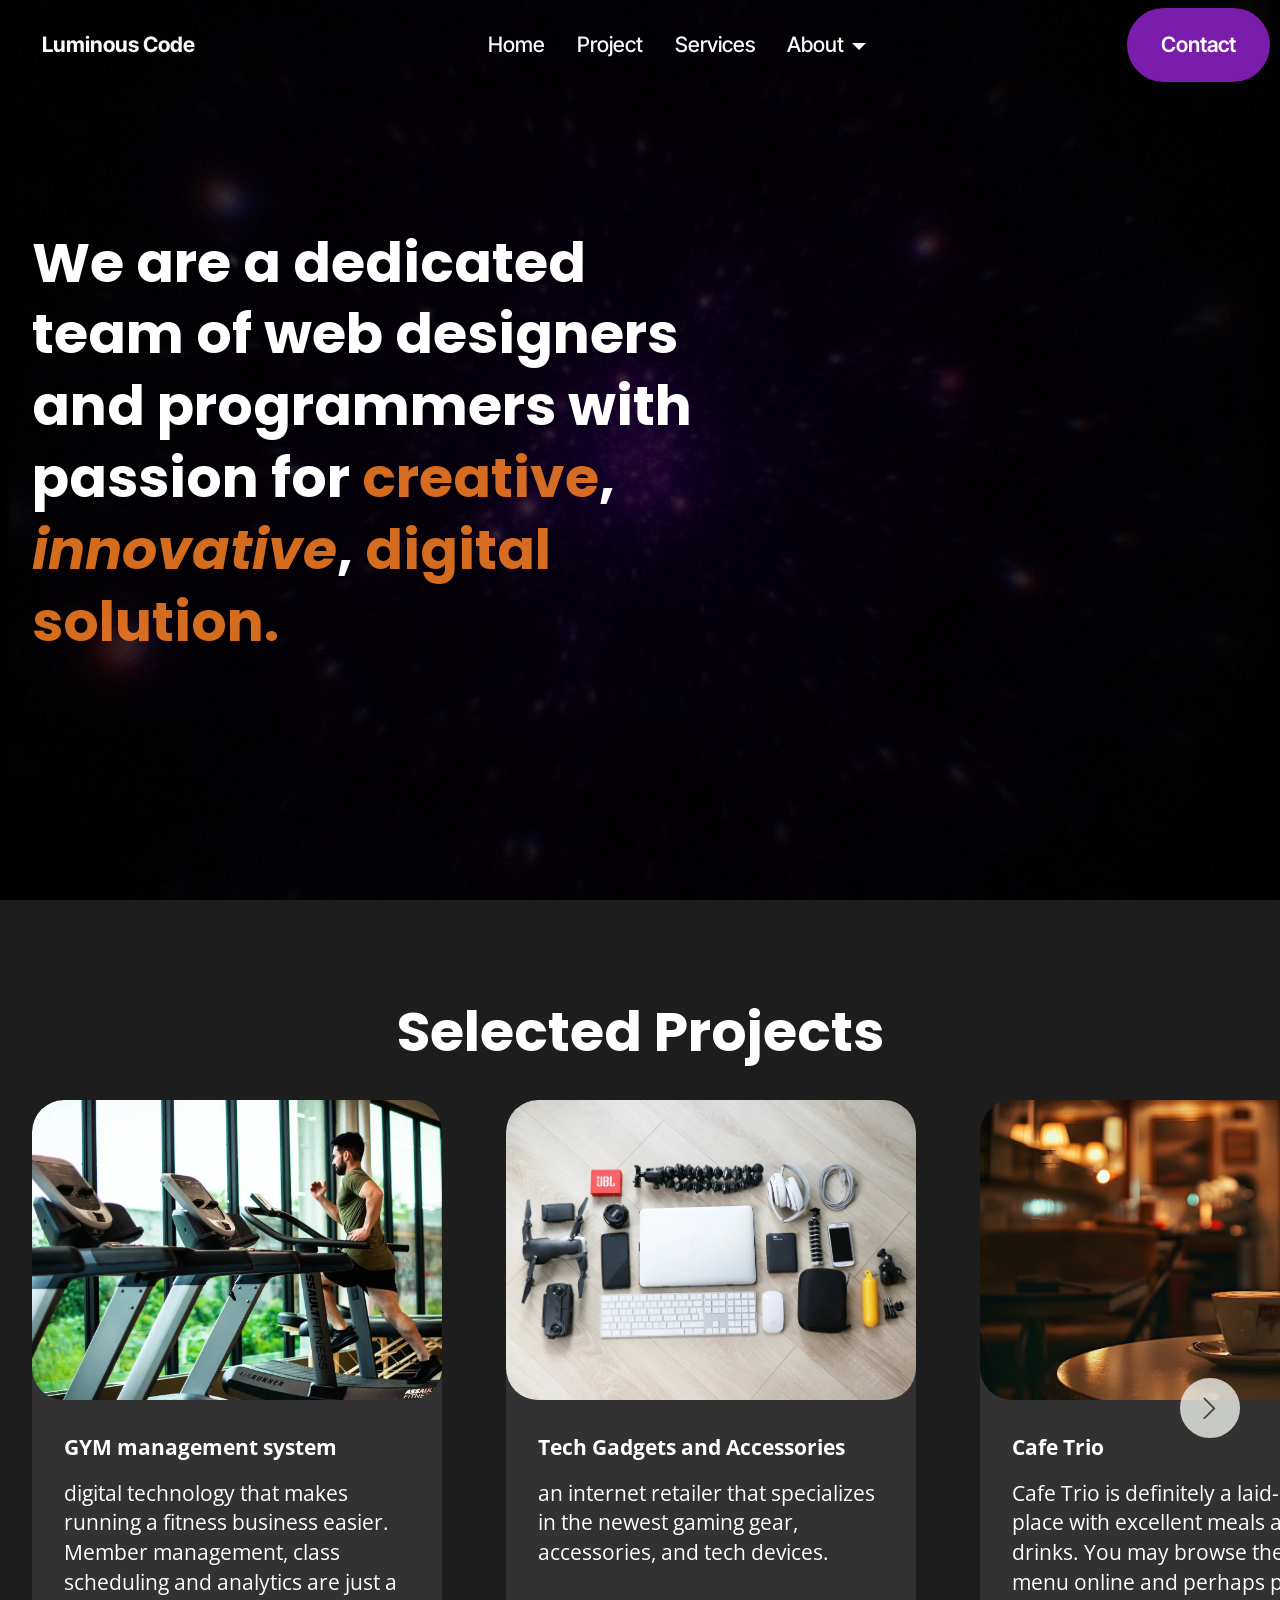
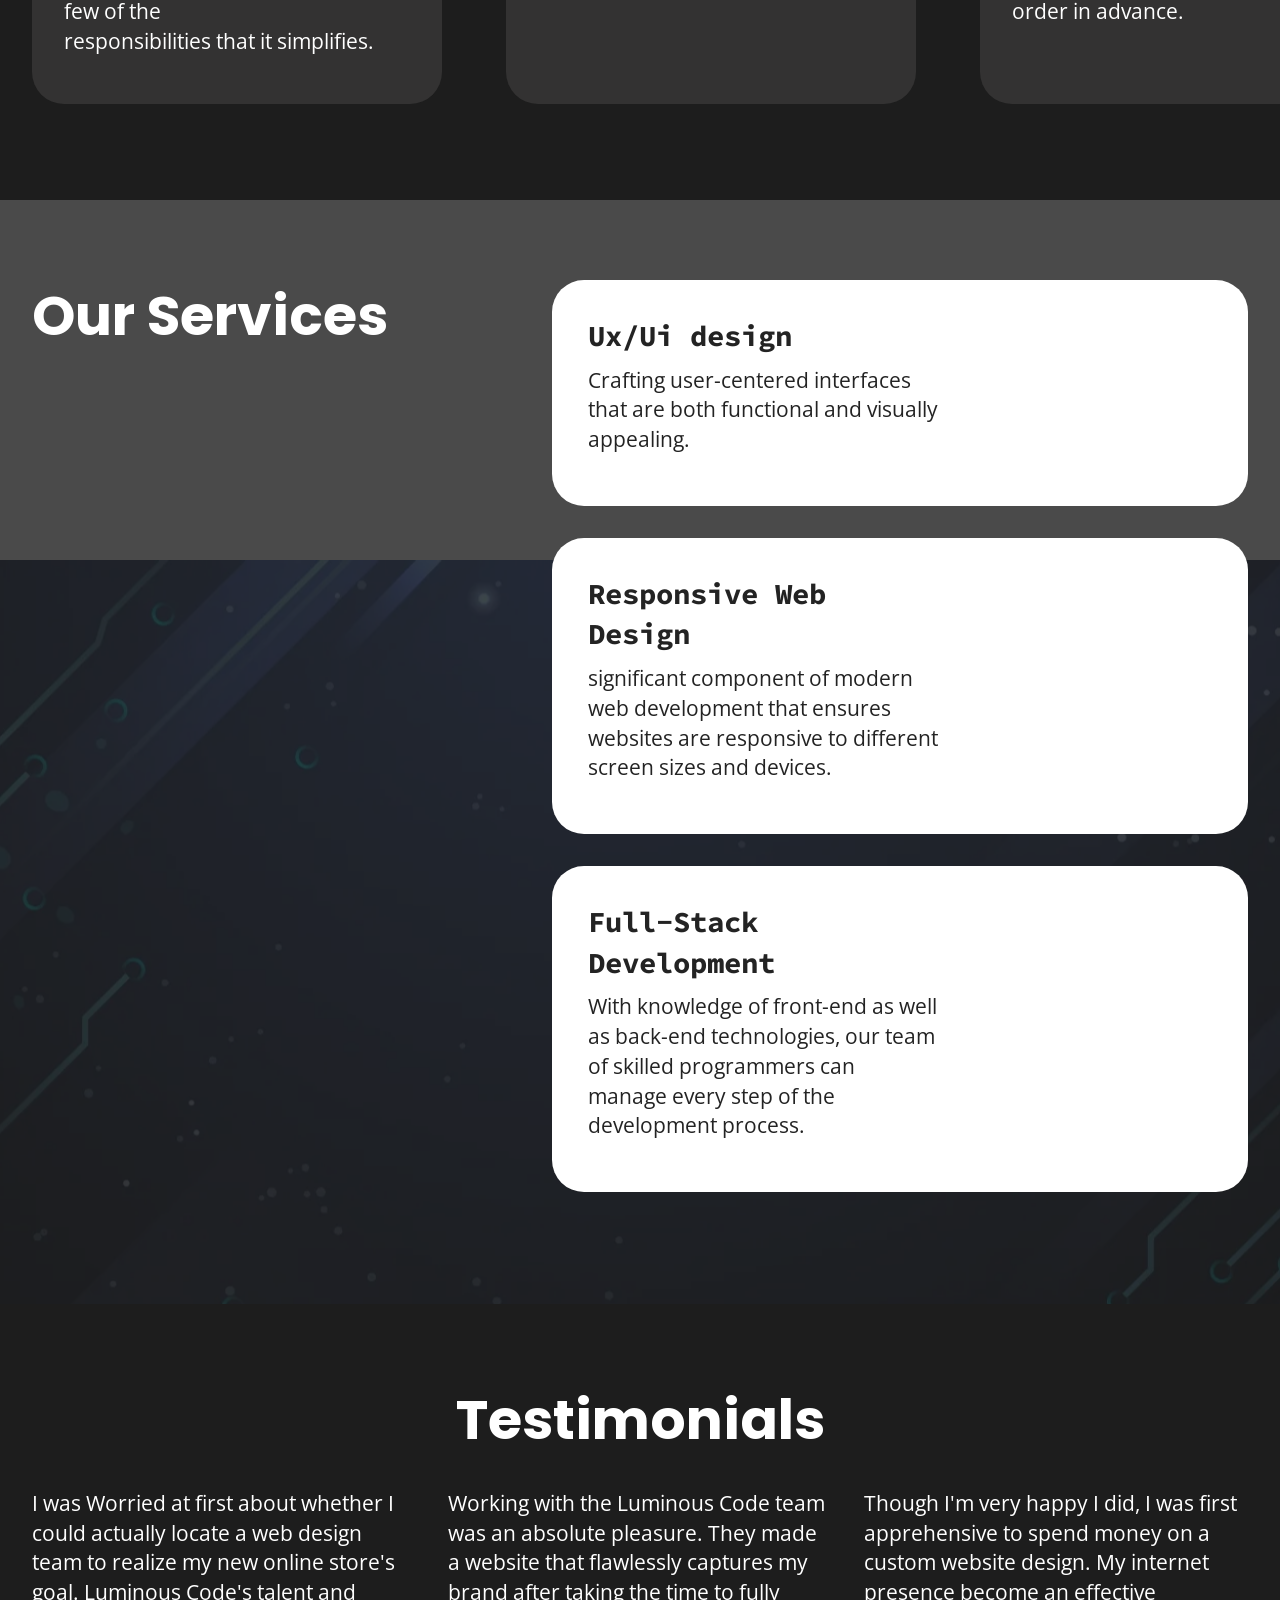
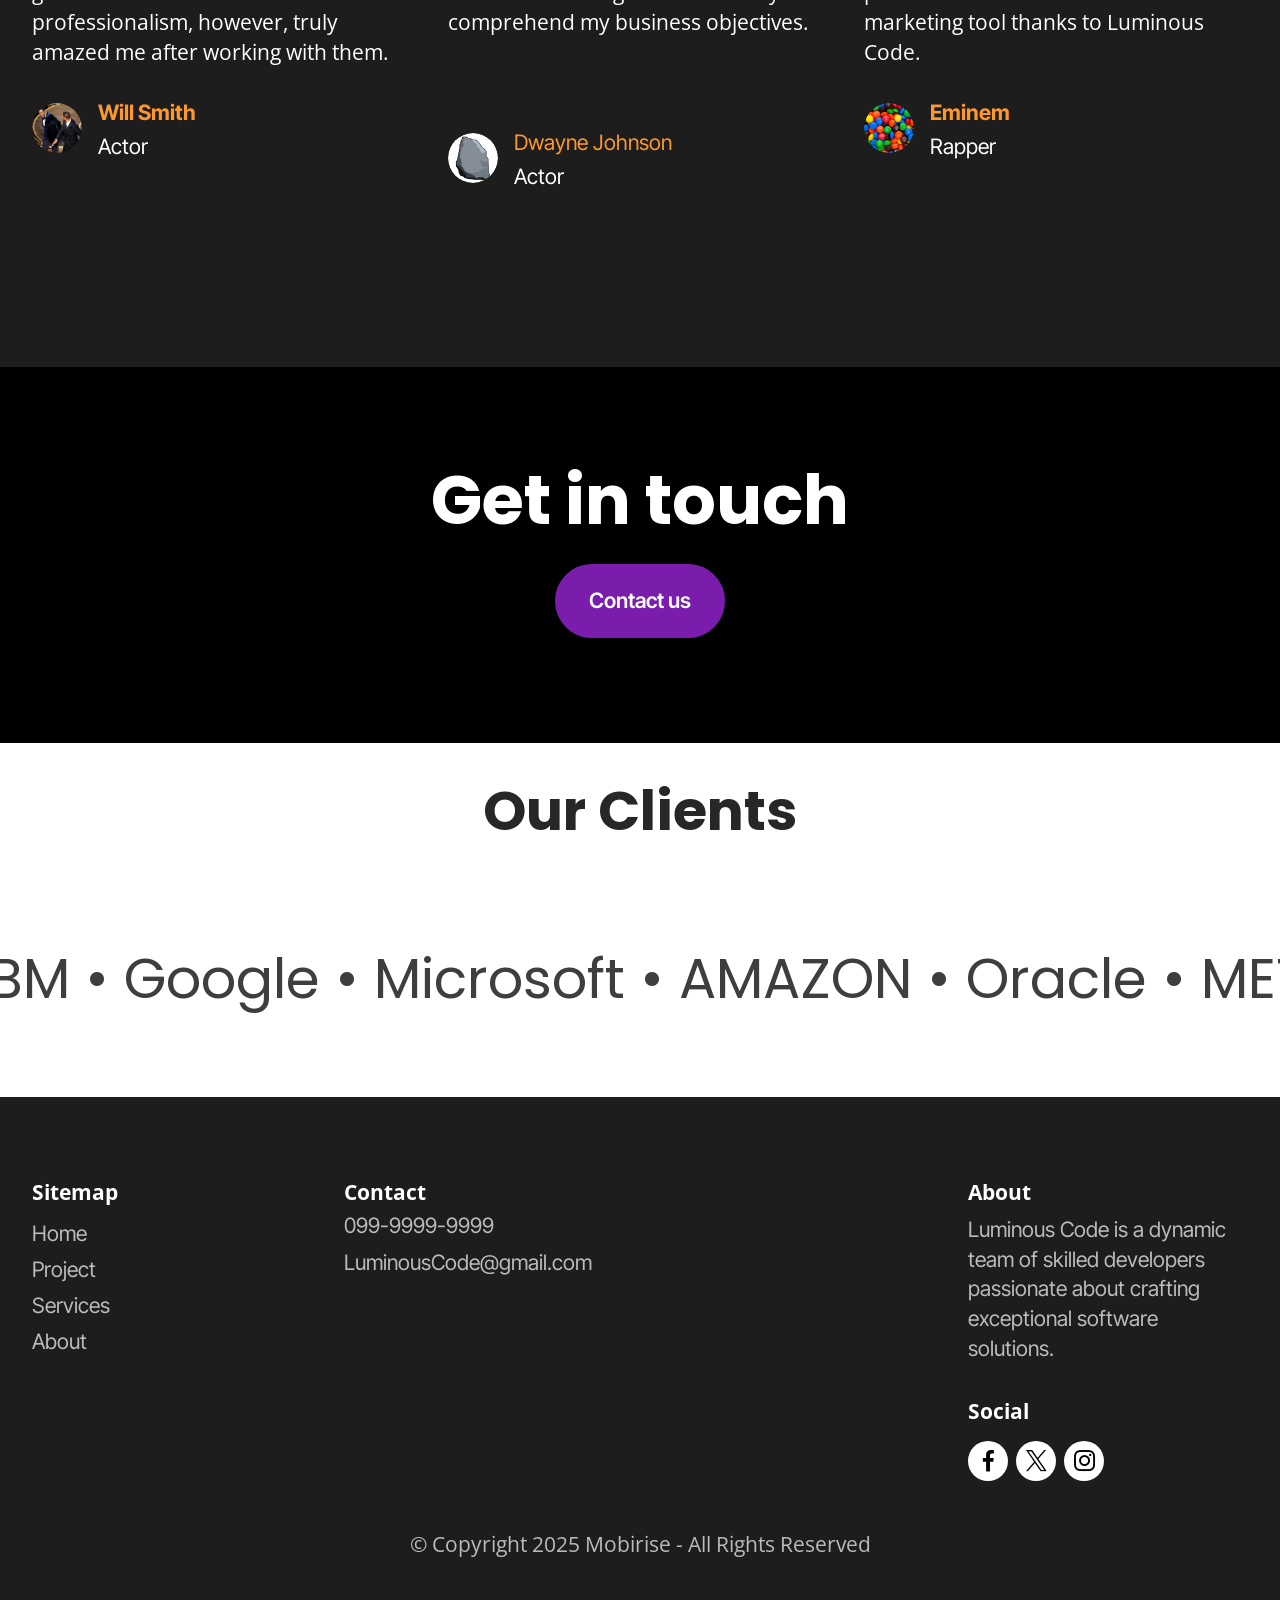
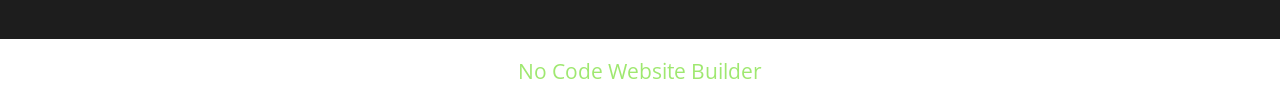
<file: index.html>
<!DOCTYPE html>
<html  >
<head>
  <!-- Site made with Mobirise Website Builder v5.9.18, https://mobirise.com -->
  <meta charset="UTF-8">
  <meta http-equiv="X-UA-Compatible" content="IE=edge">
  <meta name="generator" content="Mobirise v5.9.18, mobirise.com">
  <meta name="viewport" content="width=device-width, initial-scale=1, minimum-scale=1">
  <link rel="shortcut icon" href="assets/images/logo.png" type="image/x-icon">
  <meta name="description" content="">
  
  
  <title>Home</title>
  <link rel="stylesheet" href="assets/web/assets/mobirise-icons2/mobirise2.css">
  <link rel="stylesheet" href="assets/bootstrap/css/bootstrap.min.css">
  <link rel="stylesheet" href="assets/bootstrap/css/bootstrap-grid.min.css">
  <link rel="stylesheet" href="assets/bootstrap/css/bootstrap-reboot.min.css">
  <link rel="stylesheet" href="assets/parallax/jarallax.css">
  <link rel="stylesheet" href="assets/dropdown/css/style.css">
  <link rel="stylesheet" href="assets/socicon/css/styles.css">
  <link rel="stylesheet" href="assets/theme/css/style.css">
  <link rel="preload" href="https://fonts.googleapis.com/css?family=Poppins:100,100i,200,200i,300,300i,400,400i,500,500i,600,600i,700,700i,800,800i,900,900i&display=swap" as="style" onload="this.onload=null;this.rel='stylesheet'">
  <noscript><link rel="stylesheet" href="https://fonts.googleapis.com/css?family=Poppins:100,100i,200,200i,300,300i,400,400i,500,500i,600,600i,700,700i,800,800i,900,900i&display=swap"></noscript>
  <link rel="preload" href="https://fonts.googleapis.com/css?family=Source+Code+Pro:200,300,400,500,600,700,800,900,200i,300i,400i,500i,600i,700i,800i,900i&display=swap" as="style" onload="this.onload=null;this.rel='stylesheet'">
  <noscript><link rel="stylesheet" href="https://fonts.googleapis.com/css?family=Source+Code+Pro:200,300,400,500,600,700,800,900,200i,300i,400i,500i,600i,700i,800i,900i&display=swap"></noscript>
  <link rel="preload" href="https://fonts.googleapis.com/css?family=Open+Sans:300,400,500,600,700,800,300i,400i,500i,600i,700i,800i&display=swap" as="style" onload="this.onload=null;this.rel='stylesheet'">
  <noscript><link rel="stylesheet" href="https://fonts.googleapis.com/css?family=Open+Sans:300,400,500,600,700,800,300i,400i,500i,600i,700i,800i&display=swap"></noscript>
  <link rel="preload" href="https://fonts.googleapis.com/css?family=Inter+Tight:100,200,300,400,500,600,700,800,900,100i,200i,300i,400i,500i,600i,700i,800i,900i&display=swap" as="style" onload="this.onload=null;this.rel='stylesheet'">
  <noscript><link rel="stylesheet" href="https://fonts.googleapis.com/css?family=Inter+Tight:100,200,300,400,500,600,700,800,900,100i,200i,300i,400i,500i,600i,700i,800i,900i&display=swap"></noscript>
  <link rel="preload" as="style" href="assets/mobirise/css/mbr-additional.css?v=DZFZXb"><link rel="stylesheet" href="assets/mobirise/css/mbr-additional.css?v=DZFZXb" type="text/css">

  
  
  
</head>
<body>
  
  <section data-bs-version="5.1" class="menu menu6 cid-upeYZd4QcY" once="menu" id="menu06-2">
	

	<nav class="navbar navbar-dropdown opacityScroll navbar-fixed-top navbar-expand-lg">
		<div class="container">
			<div class="navbar-brand">
				
				<span class="navbar-caption-wrap"><a class="navbar-caption text-white text-primary display-4" href="index.html">Luminous Code</a></span>
			</div>
			<button class="navbar-toggler" type="button" data-toggle="collapse" data-bs-toggle="collapse" data-target="#navbarSupportedContent" data-bs-target="#navbarSupportedContent" aria-controls="navbarNavAltMarkup" aria-expanded="false" aria-label="Toggle navigation">
				<div class="hamburger">
					<span></span>
					<span></span>
					<span></span>
					<span></span>
				</div>
			</button>
			<div class="collapse navbar-collapse opacityScroll" id="navbarSupportedContent">
				<ul class="navbar-nav nav-dropdown" data-app-modern-menu="true"><li class="nav-item">
						<a class="nav-link link text-white text-primary display-4" href="index.html">Home</a>
					</li><li class="nav-item"><a class="nav-link link text-white text-primary display-4" href="index.html#slider4-5">Project</a></li><li class="nav-item">
						<a class="nav-link link text-white text-primary display-4" href="index.html#people01-m" aria-expanded="false">Services</a>
					</li><li class="nav-item dropdown"><a class="nav-link link text-white text-primary dropdown-toggle display-4" href="page1.html" data-toggle="dropdown-submenu" data-bs-toggle="dropdown" data-bs-auto-close="outside" aria-expanded="false">About</a><div class="dropdown-menu" aria-labelledby="dropdown-684"><a class="text-white text-primary dropdown-item show display-4" href="page4.html" aria-expanded="false">Justin Domanais<br></a><a class="text-white text-primary show dropdown-item display-4" href="page6.html">Aldrin Maroto<br></a><a class="text-white text-primary show dropdown-item display-4" href="page8.html" aria-expanded="false">Carlos John Apilado</a><a class="text-white text-primary show dropdown-item display-4" href="page5.html">Ronel Armero</a><a class="text-white text-primary show dropdown-item display-4" href="page7.html">Randolph Gucan</a><a class="text-white text-primary show dropdown-item display-4" href="page1.html">All</a></div></li></ul>
				
				<div class="navbar-buttons mbr-section-btn"><a class="btn btn-danger display-4" href="page2.html">Contact</a></div>
			</div>
		</div>
	</nav>
</section>

<section data-bs-version="5.1" class="header2 cid-upeZVuHOg0 mbr-fullscreen mbr-parallax-background" id="header2-4">

    

    
    <div class="mbr-overlay" style="opacity: 0.8; background-color: rgb(0, 0, 0);"></div>

    <div class="container">
        <div class="row">
            <div class="col-12 col-lg-7">
                <h1 class="mbr-section-title mbr-fonts-style mb-3 display-2"><strong>We are a dedicated team of web designers and programmers with passion for </strong><span class="orange" style="font-weight: bold;">creative</span><strong>, </strong><em style="font-weight: bold;" class="orange" >innovative</em><strong>, </strong><strong class="orange" >digital </strong><strong class="orange" >solution.</strong></h1>
                
                
                
            </div>
        </div>
    </div>
</section>

<section data-bs-version="5.1" class="slider4 mbr-embla cid-upf50vHQKy" id="slider4-5">
    
    
    <div class="position-relative text-center">
        <div class="mbr-section-head">
            <h4 class="mbr-section-title mbr-fonts-style align-center mb-0 display-2"><strong>Selected Projects</strong></h4>
            
        </div>
        <div class="embla mt-4" data-skip-snaps="true" data-align="center" data-contain-scroll="trimSnaps" data-auto-play-interval="5" data-draggable="true">
            <div class="embla__viewport container-fluid">
                <div class="embla__container">
                    
                    
                    <div class="embla__slide slider-image item active" style="margin-left: 2rem; margin-right: 2rem;">
                        <div class="slide-content">
                            <div class="item-wrapper">
                                <div class="item-img">
                                    <img src="assets/images/mbr-7.webp" alt="Mobirise Website Builder" data-slide-to="0" data-bs-slide-to="0">
                                </div>
                            </div>
                            <div class="item-content">
                                <h5 class="item-title mbr-fonts-style display-7"><strong>GYM management system</strong></h5>
                                
                                <p class="mbr-text mbr-fonts-style mt-3 display-7">digital technology that makes running a fitness business easier. Member management, class scheduling and analytics are just a few of the<br>responsibilities that it simplifies.&nbsp;<br></p>
                            </div>
                            
                        </div>
                    </div><div class="embla__slide slider-image item" style="margin-left: 2rem; margin-right: 2rem;">
                        <div class="slide-content">
                            <div class="item-wrapper">
                                <div class="item-img">
                                    <img src="assets/images/mbr-4.webp" alt="Mobirise Website Builder" data-slide-to="1" data-bs-slide-to="1">
                                </div>
                            </div>
                            <div class="item-content">
                                <h5 class="item-title mbr-fonts-style display-7"><strong>Tech Gadgets and Accessories</strong></h5>
                                
                                <p class="mbr-text mbr-fonts-style mt-3 display-7">an internet retailer that specializes in the newest gaming gear, accessories, and tech devices.&nbsp;<br></p>
                            </div>
                            
                        </div>
                    </div><div class="embla__slide slider-image item" style="margin-left: 2rem; margin-right: 2rem;">
                        <div class="slide-content">
                            <div class="item-wrapper">
                                <div class="item-img">
                                    <img src="assets/images/mbr.webp" alt="Mobirise Website Builder" data-slide-to="2" data-bs-slide-to="2">
                                </div>
                            </div>
                            <div class="item-content">
                                <h5 class="item-title mbr-fonts-style display-7"><strong>Cafe Trio</strong></h5>
                                
                                <p class="mbr-text mbr-fonts-style mt-3 display-7">Cafe Trio is definitely a laid-back place with excellent meals and drinks. You may browse their menu online and perhaps place an order in advance. <br></p>
                            </div>
                            
                        </div>
                    </div>
                    <div class="embla__slide slider-image item" style="margin-left: 2rem; margin-right: 2rem;">
                        <div class="slide-content">
                            <div class="item-wrapper">
                                <div class="item-img">
                                    <img src="assets/images/mbr-5.webp" alt="Mobirise Website Builder" data-slide-to="0" data-bs-slide-to="0">
                                </div>
                            </div>
                            <div class="item-content">
                                <h5 class="item-title mbr-fonts-style display-7"><strong>Pet Adoption Website</strong></h5>
                                
                                <p class="mbr-text mbr-fonts-style mt-3 display-7">A website connecting pet shelters and rescue organizations with potential adopters.<br></p>
                            </div>
                            
                        </div>
                    </div>
                </div>
            </div>
            <button class="embla__button embla__button--prev">
                <span class="mobi-mbri mobi-mbri-arrow-prev mbr-iconfont" aria-hidden="true"></span>
                <span class="sr-only visually-hidden visually-hidden">Previous</span>
            </button>
            <button class="embla__button embla__button--next">
                <span class="mobi-mbri mobi-mbri-arrow-next mbr-iconfont" aria-hidden="true"></span>
                <span class="sr-only visually-hidden visually-hidden">Next</span>
            </button>
        </div>
    </div>
</section>

<section data-bs-version="5.1" class="people01 cid-upfkXIfKN5 mbr-parallax-background" id="people01-m">
  

  <div class="mbr-overlay" style="opacity: 0.8; background-color: rgb(29, 29, 29);"></div>

  <div class="container">
    <div class="row">
      <div class="col-lg-5 mb-5">
        <h3 class="mbr-section-maintitle mbr-fonts-style mb-4 display-2">
          <strong>Our Services</strong></h3>
        

        
      </div>

      <div class="col-lg-7">
        <div class="item features-without-image">
          <div class="item-wrapper">
            <div class="row align-items-center">
              <div class="col-md-7">
                <div class="align-left">
                  <h3 class="mbr-section-title mbr-fonts-style mb-2 display-5"><strong>Ux/Ui design</strong></h3>
                  <h4 class="mbr-section-subtitle mbr-fonts-style mb-3 display-7">Crafting user-centered interfaces that are both functional and visually appealing.</h4>
                  
                </div>
              </div>

              <div class="col-md-5">
                
              </div>
            </div>
          </div>
        </div>
        <div class="item features-without-image">
          <div class="item-wrapper">
            <div class="row align-items-center">
              <div class="col-md-7">
                <div class="align-left">
                  <h3 class="mbr-section-title mbr-fonts-style mb-2 display-5"><strong>Responsive Web Design</strong></h3>
                  <h4 class="mbr-section-subtitle mbr-fonts-style mb-3 display-7">significant component of modern web development that ensures websites are responsive to different screen sizes and devices.</h4>
                  
                </div>
              </div>

              <div class="col-md-5">
                
              </div>
            </div>
          </div>
        </div>
        <div class="item features-without-image">
          <div class="item-wrapper">
            <div class="row align-items-center">
              <div class="col-md-7">
                <div class="align-left">
                  <h3 class="mbr-section-title mbr-fonts-style mb-2 display-5"><strong>Full-Stack Development</strong></h3>
                  <h4 class="mbr-section-subtitle mbr-fonts-style mb-3 display-7">With knowledge of front-end as well as back-end technologies, our team of skilled programmers can manage every step of the development process.</h4>
                  
                </div>
              </div>

              <div class="col-md-5">
                
              </div>
            </div>
          </div>
        </div>
      </div>
    </div>
  </div>
</section>

<section data-bs-version="5.1" class="testimonials2 cid-upf9QCoGU9" id="testimonials2-d">
    
    
    
    
    <div class="container">
        <h3 class="mbr-section-title mbr-fonts-style align-center mb-4 display-2">
            <strong>Testimonials</strong>
        </h3>
        <div class="row justify-content-center">
            <div class="item features-without-image mb-5 col-12 col-md-4">
                <div class="item-wrapper">
                    <p class="mbr-text mbr-fonts-style mb-4 display-7">I was Worried at first about whether I could actually locate a web design team to realize my new online store's goal. Luminous Code's talent and professionalism, however, truly amazed me after working with them. </p>
                    <div class="d-flex mb-md-0 mb-4">
                        <div class="image-wrapper">
                            <img src="assets/images/slap.webp" alt="Mobirise Website Builder">
                        </div>
                        <div class="text-wrapper">
                            <p class="name mbr-fonts-style mb-1 display-4"><strong>Will Smith</strong>
                            </p>
                            <p class="position mbr-fonts-style display-4">Actor</p><p></p><p></p>
                        </div>
                    </div>
                </div>
            </div>
            <div class="item features-without-image mb-5 col-12 col-md-4">
                <div class="item-wrapper">
                    <p class="mbr-text mbr-fonts-style mb-4 display-7">Working with the Luminous Code team was an absolute pleasure. They made a website that flawlessly captures my brand after taking the time to fully comprehend my business objectives.
<br>
<br>
<br></p>
                    <div class="d-flex mb-md-0 mb-4">
                        <div class="image-wrapper">
                            <img src="assets/images/rock-2.webp" alt="Mobirise Website Builder">
                        </div>
                        <div class="text-wrapper">
                            <p class="name mbr-fonts-style mb-1 display-4">Dwayne Johnson<br></p>
                            <p class="position mbr-fonts-style display-4">
                                Actor</p>
                        </div>
                    </div>
                </div>
            </div><div class="item features-without-image mb-5 col-12 col-md-4">
                <div class="item-wrapper">
                    <p class="mbr-text mbr-fonts-style mb-4 display-7">Though I'm very happy I did, I was first apprehensive to spend money on a custom website design. My internet presence become an effective marketing tool thanks to Luminous Code.&nbsp;&nbsp;<br></p>
                    <div class="d-flex mb-md-0 mb-4">
                        <div class="image-wrapper">
                            <img src="assets/images/eminem.webp" alt="Mobirise Website Builder" data-slide-to="2" data-bs-slide-to="3">
                        </div>
                        <div class="text-wrapper">
                            <p class="name mbr-fonts-style mb-1 display-4">
                                <strong>Eminem</strong></p>
                            <p class="position mbr-fonts-style display-4">
                                Rapper</p>
                        </div>
                    </div>
                </div>
            </div>
        </div>
    </div>
</section>

<section data-bs-version="5.1" class="header6 cid-upfa0KWsmg" id="header6-e">

    

    
    

    <div class="align-center container">
        <div class="row justify-content-center">
            <div class="col-12 col-lg-10">
                <h1 class="mbr-section-title mbr-fonts-style mbr-white mb-3 display-1"><strong>Get in touch</strong></h1>
                
                
                <div class="mbr-section-btn mt-3"><a class="btn btn-danger display-4" href="page2.html">Contact us</a></div>
            </div>
        </div>
    </div>
</section>

<section data-bs-version="5.1" class="content4 cid-upffG5lSnB" id="content4-l">
    

    
    
    <div class="container">
        <div class="row justify-content-center">
            <div class="title col-md-12 col-lg-10">
                <h3 class="mbr-section-title mbr-fonts-style align-center mb-4 display-2"><strong>Our Clients</strong></h3>
                
                
            </div>
        </div>
    </div>
</section>

<section data-bs-version="5.1" class="gallery10 cid-upffEscV4a" id="gallery10-k">
  


  <div class="container-fluid">

      <div class="loop-container">
        <div class="item display-2" data-linewords="• IBM • Google • Microsoft • AMAZON • Oracle • META • Apple" data-direction="-1" data-speed="0.05">☁️ Best offers ☁️ Free delivery ☁️ Perfect design ☁️ Comfort ☁️ Support 24/7 ☁️ Vibes</div>
        <div class="item display-2" data-linewords="• IBM • Google • Microsoft • AMAZON • Oracle • META • Apple" data-direction="-1" data-speed="0.05">☁️ Best offers ☁️ Free delivery ☁️ Perfect design ☁️ Comfort ☁️ Support 24/7 ☁️ Vibes</div>
      </div>
    
  </div>
</section>

<section data-bs-version="5.1" class="footer1 cid-upf89ZDwoz" once="footers" id="footer1-b">

    

    
    
    <div class="container">
        <div class="row mbr-white">
            <div class="col-12 col-md-6 col-lg-3">
                <h5 class="mbr-section-subtitle mbr-fonts-style mb-2 display-7">
                    <strong>Sitemap</strong></h5>
                <ul class="list mbr-fonts-style display-4">
                    <li class="mbr-text item-wrap">Home</li><li class="mbr-text item-wrap">Project</li><li class="mbr-text item-wrap">Services</li><li class="mbr-text item-wrap">About</li>
                </ul>
            </div>
            <div class="col-12 col-md-6 col-lg-3">
                <h5 class="mbr-section-subtitle mbr-fonts-style mb-2 display-7"><strong>Contact</strong></h5>
                <ul class="list mbr-fonts-style display-4"><p>099-9999-9999</p><p>LuminousCode@gmail.com</p></ul>
            </div>
            <div class="col-12 col-md-6 col-lg-3">
                <h5 class="mbr-section-subtitle mbr-fonts-style mb-2 display-7"></h5>
                <ul class="list mbr-fonts-style display-4"></ul>
            </div>
            <div class="col-12 col-md-6 col-lg-3">
                <h5 class="mbr-section-subtitle mbr-fonts-style mb-2 display-7">
                    <strong>About</strong>
                </h5>
                <p class="mbr-text mbr-fonts-style mb-4 display-4">
                    Luminous Code is a dynamic team of skilled developers passionate about crafting exceptional software solutions.</p>
                <h5 class="mbr-section-subtitle mbr-fonts-style mb-3 display-7">
                    <strong>Social</strong>
                </h5>
                <div class="social-row display-7">
                    <div class="soc-item">
                        <a href="https://twitter.com/mobirise" target="_blank">
                            <span class="mbr-iconfont socicon socicon-facebook"></span>
                        </a>
                    </div>
                    <div class="soc-item">
                        <a href="https://twitter.com/mobirise" target="_blank">
                            <span class="mbr-iconfont socicon socicon-twitter"></span>
                        </a>
                    </div>
                    <div class="soc-item">
                        <a href="https://twitter.com/mobirise" target="_blank">
                            <span class="mbr-iconfont socicon socicon-instagram"></span>
                        </a>
                    </div>
                    
                </div>
            </div>
            <div class="col-12 mt-4">
                <p class="mbr-text mb-0 mbr-fonts-style copyright align-center display-7">
                    © Copyright 2025 Mobirise - All Rights Reserved
                </p>
            </div>
        </div>
    </div>
</section><section class="display-7" style="padding: 0;align-items: center;justify-content: center;flex-wrap: wrap;    align-content: center;display: flex;position: relative;height: 4rem;"><a href="https://mobiri.se/3406761" style="flex: 1 1;height: 4rem;position: absolute;width: 100%;z-index: 1;"><img alt="" style="height: 4rem;" src="[data-uri]"></a><p style="margin: 0;text-align: center;" class="display-7">&#8204;</p><a style="z-index:1" href="https://mobirise.com/builder/no-code-website-builder.html">No Code Website Builder</a></section><script src="assets/bootstrap/js/bootstrap.bundle.min.js"></script>  <script src="assets/parallax/jarallax.js"></script>  <script src="assets/smoothscroll/smooth-scroll.js"></script>  <script src="assets/ytplayer/index.js"></script>  <script src="assets/dropdown/js/navbar-dropdown.js"></script>  <script src="assets/embla/embla.min.js"></script>  <script src="assets/embla/script.js"></script>  <script src="assets/theme/js/script.js"></script>  
  
  
</body>
</html>
</file>
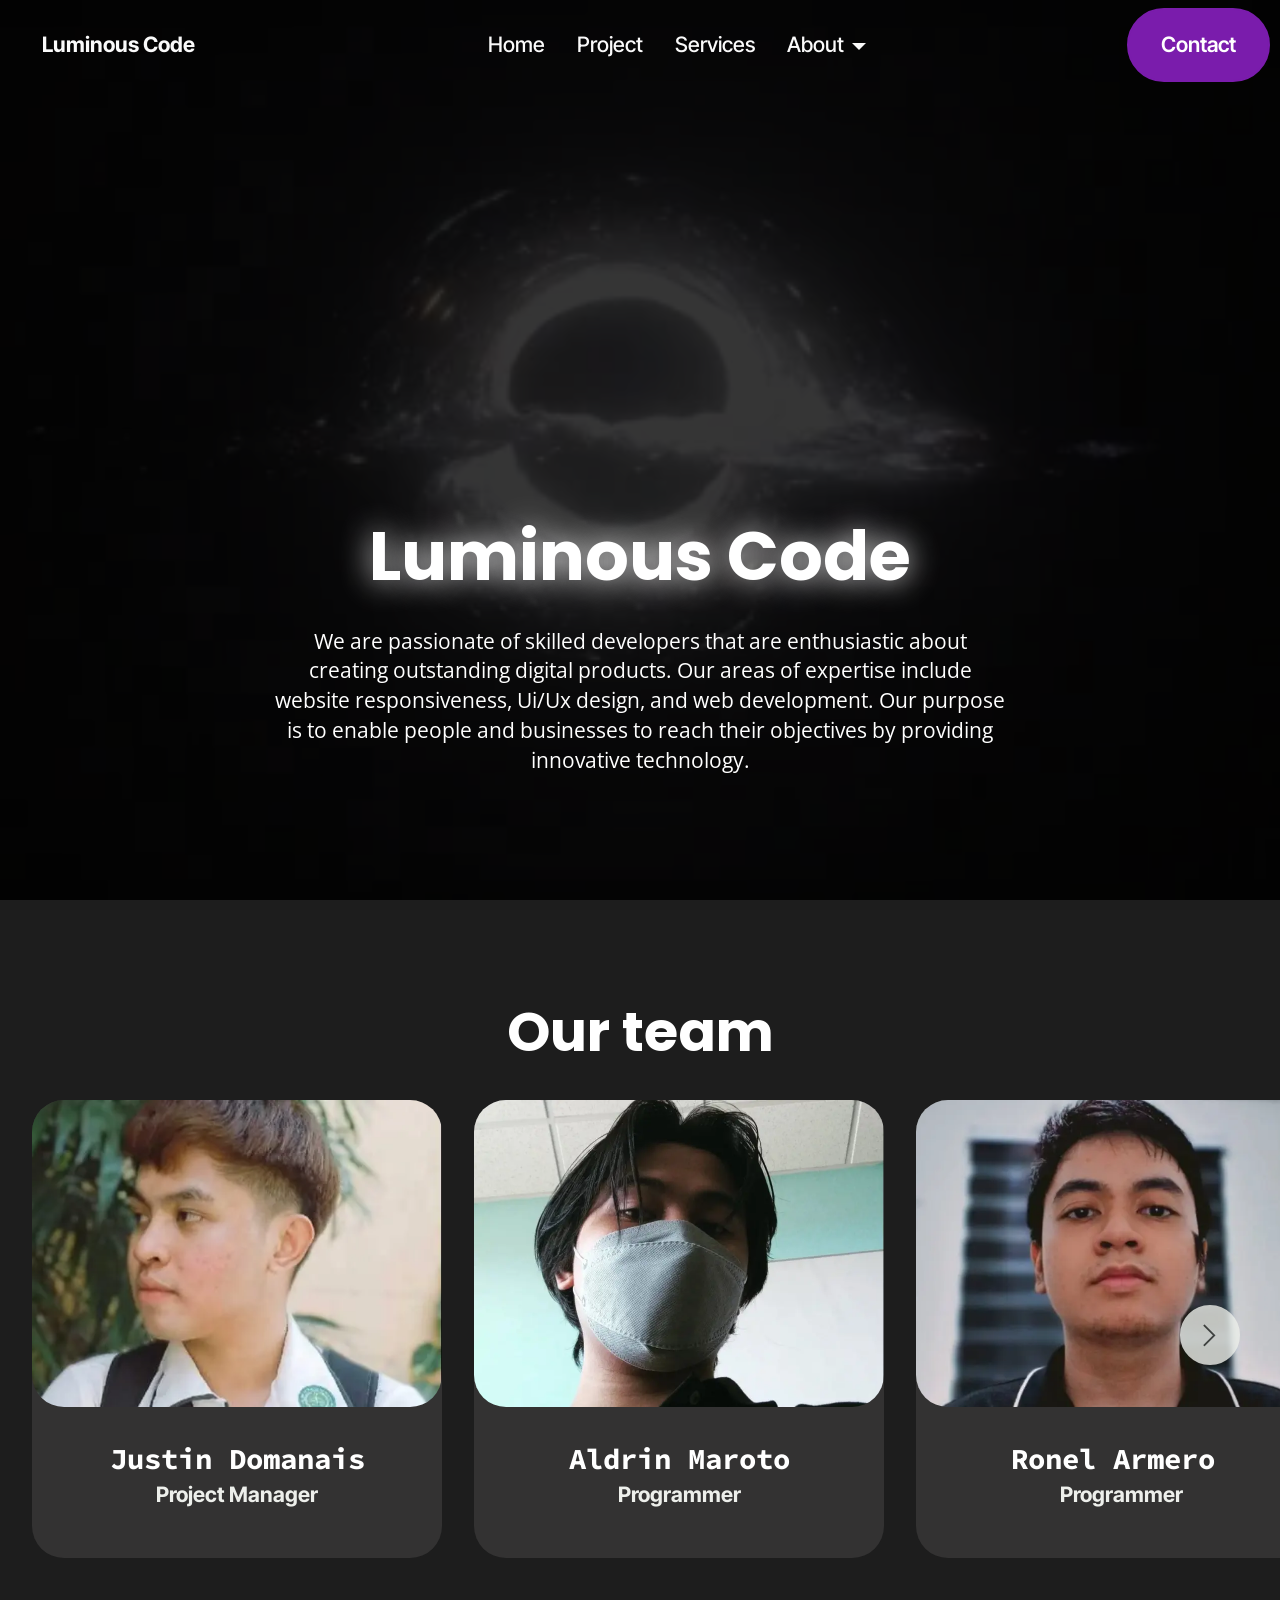
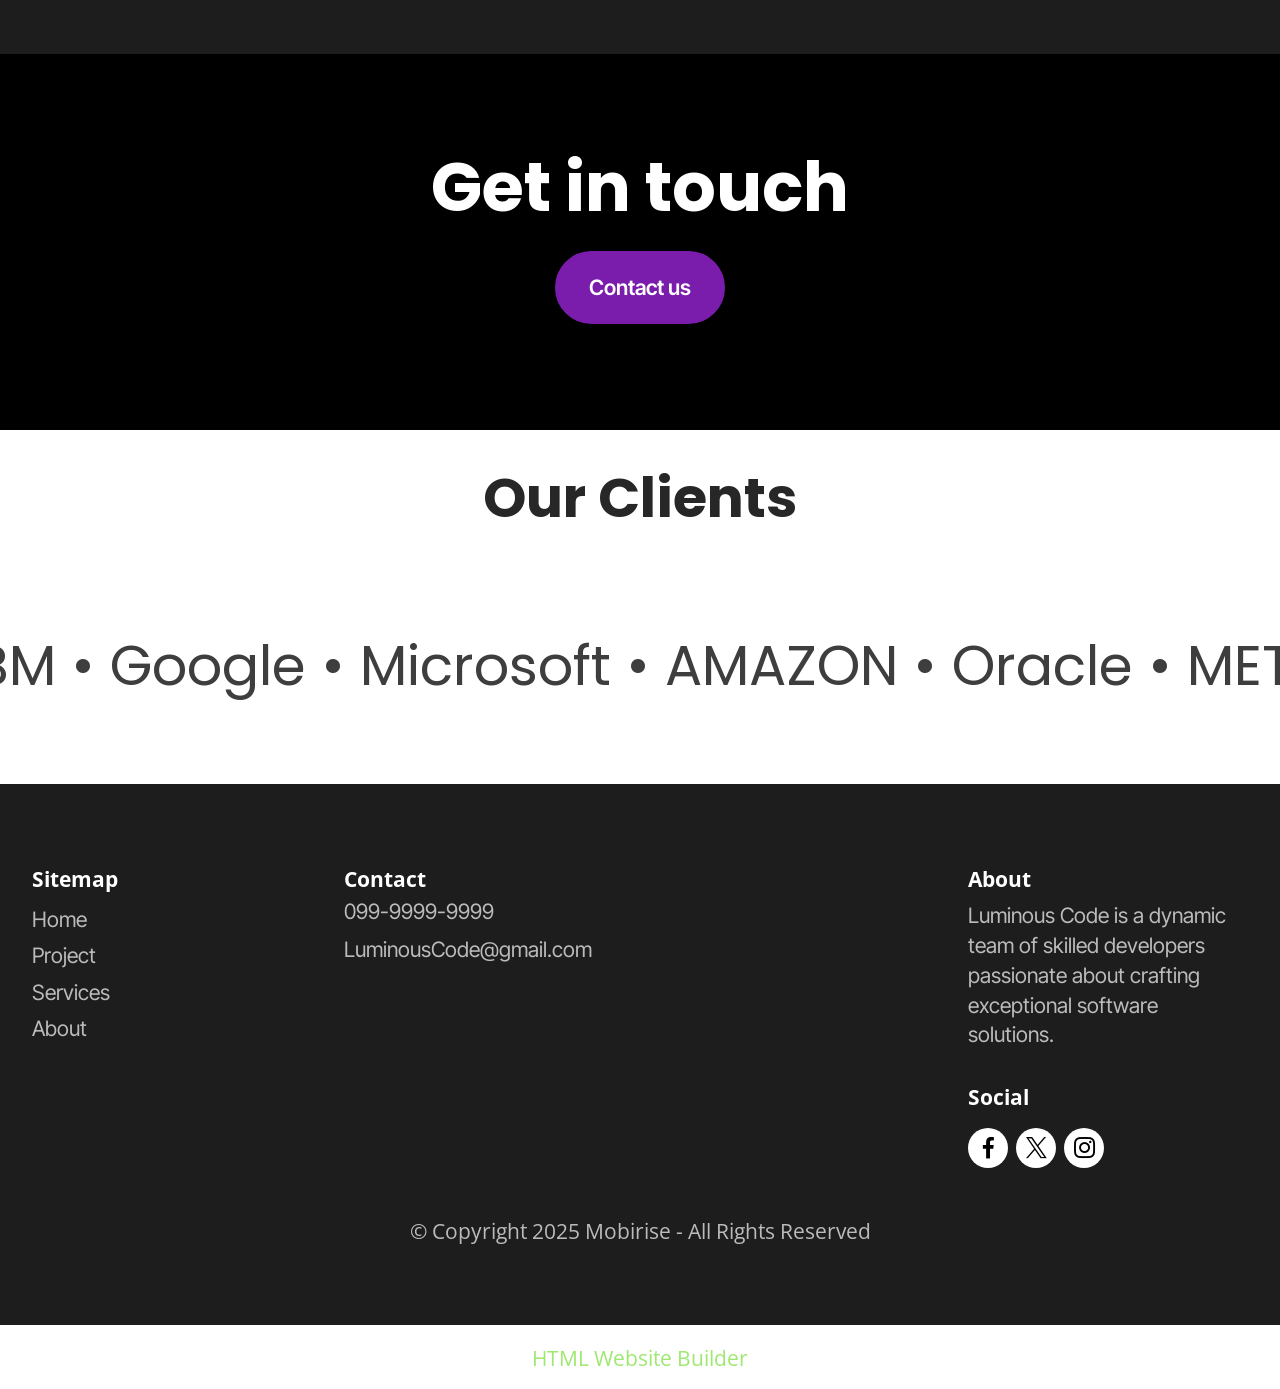
<file: page1.html>
<!DOCTYPE html>
<html  >
<head>
  <!-- Site made with Mobirise Website Builder v5.9.18, https://mobirise.com -->
  <meta charset="UTF-8">
  <meta http-equiv="X-UA-Compatible" content="IE=edge">
  <meta name="generator" content="Mobirise v5.9.18, mobirise.com">
  <meta name="viewport" content="width=device-width, initial-scale=1, minimum-scale=1">
  <link rel="shortcut icon" href="assets/images/logo.png" type="image/x-icon">
  <meta name="description" content="">
  
  
  <title>About us</title>
  <link rel="stylesheet" href="assets/web/assets/mobirise-icons2/mobirise2.css">
  <link rel="stylesheet" href="assets/bootstrap/css/bootstrap.min.css">
  <link rel="stylesheet" href="assets/bootstrap/css/bootstrap-grid.min.css">
  <link rel="stylesheet" href="assets/bootstrap/css/bootstrap-reboot.min.css">
  <link rel="stylesheet" href="assets/parallax/jarallax.css">
  <link rel="stylesheet" href="assets/dropdown/css/style.css">
  <link rel="stylesheet" href="assets/socicon/css/styles.css">
  <link rel="stylesheet" href="assets/theme/css/style.css">
  <link rel="preload" href="https://fonts.googleapis.com/css?family=Poppins:100,100i,200,200i,300,300i,400,400i,500,500i,600,600i,700,700i,800,800i,900,900i&display=swap" as="style" onload="this.onload=null;this.rel='stylesheet'">
  <noscript><link rel="stylesheet" href="https://fonts.googleapis.com/css?family=Poppins:100,100i,200,200i,300,300i,400,400i,500,500i,600,600i,700,700i,800,800i,900,900i&display=swap"></noscript>
  <link rel="preload" href="https://fonts.googleapis.com/css?family=Source+Code+Pro:200,300,400,500,600,700,800,900,200i,300i,400i,500i,600i,700i,800i,900i&display=swap" as="style" onload="this.onload=null;this.rel='stylesheet'">
  <noscript><link rel="stylesheet" href="https://fonts.googleapis.com/css?family=Source+Code+Pro:200,300,400,500,600,700,800,900,200i,300i,400i,500i,600i,700i,800i,900i&display=swap"></noscript>
  <link rel="preload" href="https://fonts.googleapis.com/css?family=Open+Sans:300,400,500,600,700,800,300i,400i,500i,600i,700i,800i&display=swap" as="style" onload="this.onload=null;this.rel='stylesheet'">
  <noscript><link rel="stylesheet" href="https://fonts.googleapis.com/css?family=Open+Sans:300,400,500,600,700,800,300i,400i,500i,600i,700i,800i&display=swap"></noscript>
  <link rel="preload" href="https://fonts.googleapis.com/css?family=Inter+Tight:100,200,300,400,500,600,700,800,900,100i,200i,300i,400i,500i,600i,700i,800i,900i&display=swap" as="style" onload="this.onload=null;this.rel='stylesheet'">
  <noscript><link rel="stylesheet" href="https://fonts.googleapis.com/css?family=Inter+Tight:100,200,300,400,500,600,700,800,900,100i,200i,300i,400i,500i,600i,700i,800i,900i&display=swap"></noscript>
  <link rel="preload" as="style" href="assets/mobirise/css/mbr-additional.css?v=Vf76we"><link rel="stylesheet" href="assets/mobirise/css/mbr-additional.css?v=Vf76we" type="text/css">

  
  
  
</head>
<body>
  
  <section data-bs-version="5.1" class="menu menu6 cid-upeYZd4QcY" once="menu" id="menu06-n">
	

	<nav class="navbar navbar-dropdown opacityScroll navbar-fixed-top navbar-expand-lg">
		<div class="container">
			<div class="navbar-brand">
				
				<span class="navbar-caption-wrap"><a class="navbar-caption text-white text-primary display-4" href="index.html">Luminous Code</a></span>
			</div>
			<button class="navbar-toggler" type="button" data-toggle="collapse" data-bs-toggle="collapse" data-target="#navbarSupportedContent" data-bs-target="#navbarSupportedContent" aria-controls="navbarNavAltMarkup" aria-expanded="false" aria-label="Toggle navigation">
				<div class="hamburger">
					<span></span>
					<span></span>
					<span></span>
					<span></span>
				</div>
			</button>
			<div class="collapse navbar-collapse opacityScroll" id="navbarSupportedContent">
				<ul class="navbar-nav nav-dropdown" data-app-modern-menu="true"><li class="nav-item">
						<a class="nav-link link text-white text-primary display-4" href="index.html">Home</a>
					</li><li class="nav-item"><a class="nav-link link text-white text-primary display-4" href="index.html#slider4-5">Project</a></li><li class="nav-item">
						<a class="nav-link link text-white text-primary display-4" href="index.html#people01-m" aria-expanded="false">Services</a>
					</li><li class="nav-item dropdown"><a class="nav-link link text-white text-primary dropdown-toggle display-4" href="page1.html" data-toggle="dropdown-submenu" data-bs-toggle="dropdown" data-bs-auto-close="outside" aria-expanded="false">About</a><div class="dropdown-menu" aria-labelledby="dropdown-684"><a class="text-white text-primary dropdown-item show display-4" href="page4.html" aria-expanded="false">Justin Domanais<br></a><a class="text-white text-primary show dropdown-item display-4" href="page6.html">Aldrin Maroto<br></a><a class="text-white text-primary show dropdown-item display-4" href="page8.html" aria-expanded="false">Carlos John Apilado</a><a class="text-white text-primary show dropdown-item display-4" href="page5.html">Ronel Armero</a><a class="text-white text-primary show dropdown-item display-4" href="page7.html">Randolph Gucan</a><a class="text-white text-primary show dropdown-item display-4" href="page1.html">All</a></div></li></ul>
				
				<div class="navbar-buttons mbr-section-btn"><a class="btn btn-danger display-4" href="page2.html">Contact</a></div>
			</div>
		</div>
	</nav>
</section>

<section data-bs-version="5.1" class="header16 cid-upfoBO4qSR mbr-fullscreen mbr-parallax-background" id="header17-r">
  
  <div class="mbr-overlay" style="opacity: 0.8; background-color: rgb(3, 3, 3);"></div>
  <div class="container-fluid">
    <div class="row">
      <div class="content-wrap col-12 col-md-8">
        <h1 class=" text mbr-section-title mbr-fonts-style mbr-white mb-4 display-1">
          <strong class="" >Luminous Code<br></strong></h1>
        
        <p class="mbr-fonts-style mbr-text mbr-white mb-4 display-7">We are passionate of skilled developers that are enthusiastic about creating outstanding digital products. Our areas of expertise include website responsiveness, Ui/Ux design, and web development. Our purpose is to enable people and businesses to reach their objectives by providing innovative technology.
<br>
<br></p>
        
      </div>
    </div>
  </div>
</section>

<section data-bs-version="5.1" class="slider3 mbr-embla cid-upJNiVHPBD" id="slider3-14">
    

    
    
    <div class="position-relative text-center">
        <div class="col-12">
            <h3 class="mbr-section-title mbr-fonts-style align-center mb-4 display-2">
                <strong>Our team</strong>
            </h3>
            
        </div>
        <div class="embla" data-skip-snaps="true" data-align="center" data-contain-scroll="trimSnaps" data-auto-play-interval="5" data-draggable="true">
            <div class="embla__viewport container-fluid">
                <div class="embla__container">
                    <div class="embla__slide slider-image item active" style="margin-left: 1rem; margin-right: 1rem;">
                        <div class="card-wrap">
                            <div class="item-wrapper position-relative">
                                <div class="image-wrap">
                                    <a href="page4.html"><img src="assets/images/me-portrait-2-720x956.webp" alt="Mobirise Website Builder"></a>
                                </div>
                            </div>
                            <div class="content-wrap">
                                <h5 class="mbr-section-title card-title mbr-fonts-style align-center m-0 display-5"><strong>Justin Domanais</strong></h5>
                                <h6 class="mbr-role mbr-fonts-style align-center mb-3 display-4">
                                    <strong>Project Manager</strong></h6>
                                
                                
                                
                            </div>
                        </div>
                    </div>
                    <div class="embla__slide slider-image item" style="margin-left: 1rem; margin-right: 1rem;">
                        <div class="card-wrap">
                            <div class="item-wrapper position-relative">
                                <div class="image-wrap">
                                    
                                <a href="page6.html"><img src="assets/images/maroto-1-815x815.webp" alt="Mobirise Website Builder" data-slide-to="1" data-bs-slide-to="1"></a></div>
                            </div>
                            <div class="content-wrap">
                                <h5 class="mbr-section-title card-title mbr-fonts-style align-center m-0 display-5"><strong>Aldrin Maroto</strong></h5>
                                <h6 class="mbr-role mbr-fonts-style align-center mb-3 display-4">
                                    <strong>Programmer</strong></h6>
                                
                                
                                
                            </div>
                        </div>
                    </div><div class="embla__slide slider-image item" style="margin-left: 1rem; margin-right: 1rem;">
                        <div class="card-wrap">
                            <div class="item-wrapper position-relative">
                                <div class="image-wrap">
                                    
                                <a href="page5.html"><img src="assets/images/armero-2-815x819.webp" alt="Mobirise Website Builder" data-slide-to="2" data-bs-slide-to="2"></a></div>
                            </div>
                            <div class="content-wrap">
                                <h5 class="mbr-section-title card-title mbr-fonts-style align-center m-0 display-5"><strong>Ronel Armero&nbsp;</strong></h5>
                                <h6 class="mbr-role mbr-fonts-style align-center mb-3 display-4"><strong>Programmer</strong></h6>
                                
                                
                                
                            </div>
                        </div>
                    </div>
                    <div class="embla__slide slider-image item" style="margin-left: 1rem; margin-right: 1rem;">
                        <div class="card-wrap">
                            <div class="item-wrapper position-relative">
                                <div class="image-wrap">
                                    
                                <a href="page8.html"><img src="assets/images/apilado-3-200x200.webp" alt="Mobirise Website Builder" data-slide-to="3" data-bs-slide-to="3"></a></div>
                            </div>
                            <div class="content-wrap">
                                <h5 class="mbr-section-title card-title mbr-fonts-style align-center m-0 display-5"><strong>Carlos John Apilado</strong></h5>
                                <h6 class="mbr-role mbr-fonts-style align-center mb-3 display-4">
                                    <strong>Analyst</strong>
                                </h6>
                                
                                
                                
                            </div>
                        </div>
                    </div><div class="embla__slide slider-image item" style="margin-left: 1rem; margin-right: 1rem;">
                        <div class="card-wrap">
                            <div class="item-wrapper position-relative">
                                <div class="image-wrap">
                                    
                                <a href="page7.html"><img src="assets/images/gucan-5-576x582.webp" alt="Mobirise Website Builder" data-slide-to="4" data-bs-slide-to="4"></a></div>
                            </div>
                            <div class="content-wrap">
                                <h5 class="mbr-section-title card-title mbr-fonts-style align-center m-0 display-5"><strong>Randolph Gucan</strong></h5>
                                <h6 class="mbr-role mbr-fonts-style align-center mb-3 display-4">
                                    <strong>Analyst</strong>
                                </h6>
                                
                                
                                
                            </div>
                        </div>
                    </div>
                    
                </div>
            </div>
            <button class="embla__button embla__button--prev">
                <span class="mobi-mbri mobi-mbri-arrow-prev mbr-iconfont" aria-hidden="true"></span>
                <span class="sr-only visually-hidden visually-hidden">Previous</span>
            </button>
            <button class="embla__button embla__button--next">
                <span class="mobi-mbri mobi-mbri-arrow-next mbr-iconfont" aria-hidden="true"></span>
                <span class="sr-only visually-hidden visually-hidden">Next</span>
            </button>
        </div>
    </div>
</section>

<section data-bs-version="5.1" class="header6 cid-upfLnIP0uf" id="header6-z">

    

    
    

    <div class="align-center container">
        <div class="row justify-content-center">
            <div class="col-12 col-lg-10">
                <h1 class="mbr-section-title mbr-fonts-style mbr-white mb-3 display-1"><strong>Get in touch</strong></h1>
                
                
                <div class="mbr-section-btn mt-3"><a class="btn btn-danger display-4" href="page2.html">Contact us</a></div>
            </div>
        </div>
    </div>
</section>

<section data-bs-version="5.1" class="content4 cid-upfLoaYfRb" id="content4-10">
    

    
    
    <div class="container">
        <div class="row justify-content-center">
            <div class="title col-md-12 col-lg-10">
                <h3 class="mbr-section-title mbr-fonts-style align-center mb-4 display-2"><strong>Our Clients</strong></h3>
                
                
            </div>
        </div>
    </div>
</section>

<section data-bs-version="5.1" class="gallery10 cid-upfLp0KUAG" id="gallery10-11">
  


  <div class="container-fluid">

      <div class="loop-container">
        <div class="item display-2" data-linewords="• IBM • Google • Microsoft • AMAZON • Oracle • META • Apple" data-direction="-1" data-speed="0.05">☁️ Best offers ☁️ Free delivery ☁️ Perfect design ☁️ Comfort ☁️ Support 24/7 ☁️ Vibes</div>
        <div class="item display-2" data-linewords="• IBM • Google • Microsoft • AMAZON • Oracle • META • Apple" data-direction="-1" data-speed="0.05">☁️ Best offers ☁️ Free delivery ☁️ Perfect design ☁️ Comfort ☁️ Support 24/7 ☁️ Vibes</div>
      </div>
    
  </div>
</section>

<section data-bs-version="5.1" class="footer1 cid-upf89ZDwoz" once="footers" id="footer1-o">

    

    
    
    <div class="container">
        <div class="row mbr-white">
            <div class="col-12 col-md-6 col-lg-3">
                <h5 class="mbr-section-subtitle mbr-fonts-style mb-2 display-7">
                    <strong>Sitemap</strong></h5>
                <ul class="list mbr-fonts-style display-4">
                    <li class="mbr-text item-wrap">Home</li><li class="mbr-text item-wrap">Project</li><li class="mbr-text item-wrap">Services</li><li class="mbr-text item-wrap">About</li>
                </ul>
            </div>
            <div class="col-12 col-md-6 col-lg-3">
                <h5 class="mbr-section-subtitle mbr-fonts-style mb-2 display-7"><strong>Contact</strong></h5>
                <ul class="list mbr-fonts-style display-4"><p>099-9999-9999</p><p>LuminousCode@gmail.com</p></ul>
            </div>
            <div class="col-12 col-md-6 col-lg-3">
                <h5 class="mbr-section-subtitle mbr-fonts-style mb-2 display-7"></h5>
                <ul class="list mbr-fonts-style display-4"></ul>
            </div>
            <div class="col-12 col-md-6 col-lg-3">
                <h5 class="mbr-section-subtitle mbr-fonts-style mb-2 display-7">
                    <strong>About</strong>
                </h5>
                <p class="mbr-text mbr-fonts-style mb-4 display-4">
                    Luminous Code is a dynamic team of skilled developers passionate about crafting exceptional software solutions.</p>
                <h5 class="mbr-section-subtitle mbr-fonts-style mb-3 display-7">
                    <strong>Social</strong>
                </h5>
                <div class="social-row display-7">
                    <div class="soc-item">
                        <a href="https://twitter.com/mobirise" target="_blank">
                            <span class="mbr-iconfont socicon socicon-facebook"></span>
                        </a>
                    </div>
                    <div class="soc-item">
                        <a href="https://twitter.com/mobirise" target="_blank">
                            <span class="mbr-iconfont socicon socicon-twitter"></span>
                        </a>
                    </div>
                    <div class="soc-item">
                        <a href="https://twitter.com/mobirise" target="_blank">
                            <span class="mbr-iconfont socicon socicon-instagram"></span>
                        </a>
                    </div>
                    
                </div>
            </div>
            <div class="col-12 mt-4">
                <p class="mbr-text mb-0 mbr-fonts-style copyright align-center display-7">
                    © Copyright 2025 Mobirise - All Rights Reserved
                </p>
            </div>
        </div>
    </div>
</section><section class="display-7" style="padding: 0;align-items: center;justify-content: center;flex-wrap: wrap;    align-content: center;display: flex;position: relative;height: 4rem;"><a href="https://mobiri.se/3406761" style="flex: 1 1;height: 4rem;position: absolute;width: 100%;z-index: 1;"><img alt="" style="height: 4rem;" src="[data-uri]"></a><p style="margin: 0;text-align: center;" class="display-7">&#8204;</p><a style="z-index:1" href="https://mobirise.com/html-builder.html">HTML Website Builder</a></section><script src="assets/bootstrap/js/bootstrap.bundle.min.js"></script>  <script src="assets/parallax/jarallax.js"></script>  <script src="assets/smoothscroll/smooth-scroll.js"></script>  <script src="assets/ytplayer/index.js"></script>  <script src="assets/dropdown/js/navbar-dropdown.js"></script>  <script src="assets/embla/embla.min.js"></script>  <script src="assets/embla/script.js"></script>  <script src="assets/theme/js/script.js"></script>  
  
  
</body>
</html>
</file>
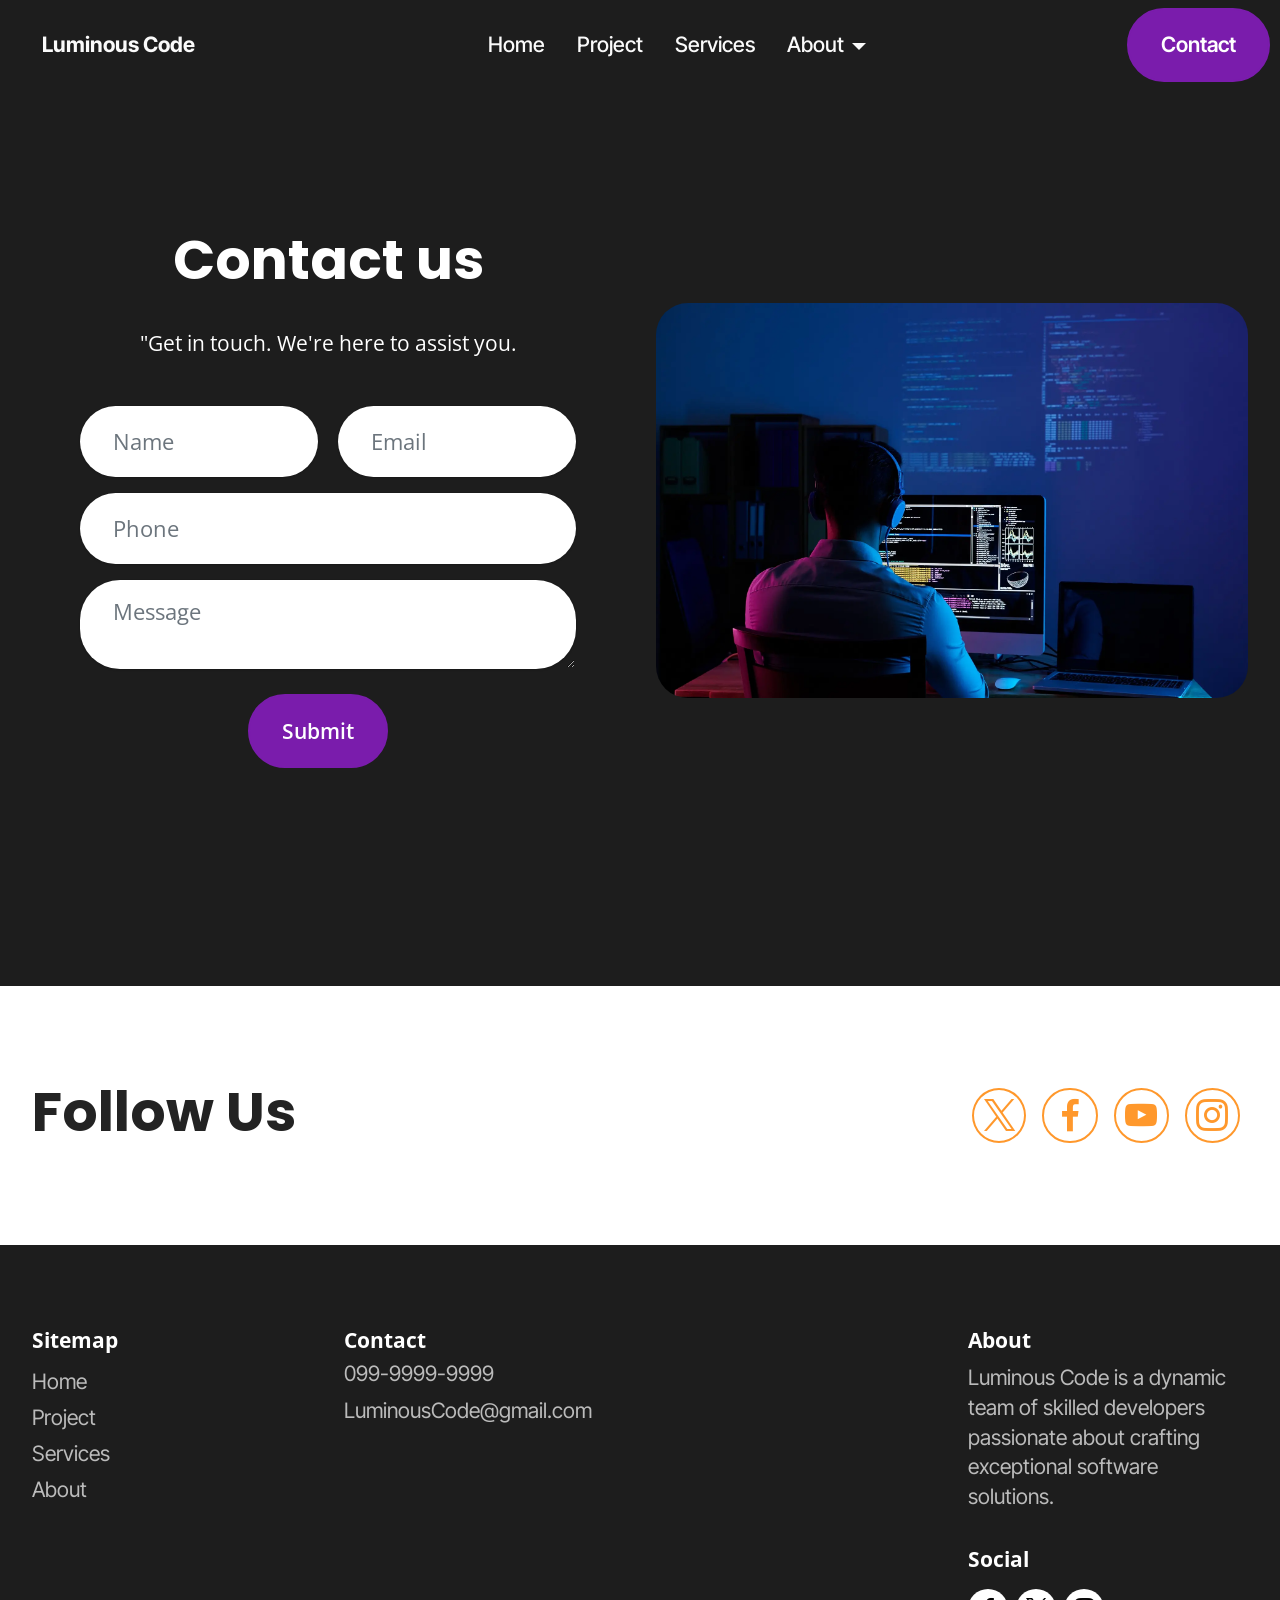
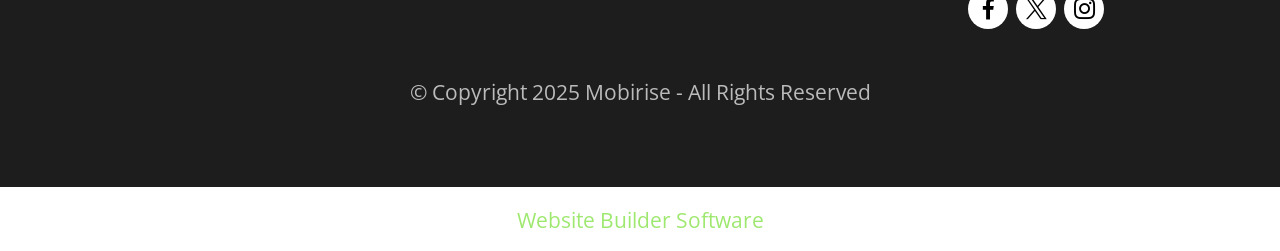
<file: page2.html>
<!DOCTYPE html>
<html  >
<head>
  <!-- Site made with Mobirise Website Builder v5.9.18, https://mobirise.com -->
  <meta charset="UTF-8">
  <meta http-equiv="X-UA-Compatible" content="IE=edge">
  <meta name="generator" content="Mobirise v5.9.18, mobirise.com">
  <meta name="viewport" content="width=device-width, initial-scale=1, minimum-scale=1">
  <link rel="shortcut icon" href="assets/images/logo.png" type="image/x-icon">
  <meta name="description" content="">
  
  
  <title>Contact us</title>
  <link rel="stylesheet" href="assets/web/assets/mobirise-icons2/mobirise2.css">
  <link rel="stylesheet" href="assets/bootstrap/css/bootstrap.min.css">
  <link rel="stylesheet" href="assets/bootstrap/css/bootstrap-grid.min.css">
  <link rel="stylesheet" href="assets/bootstrap/css/bootstrap-reboot.min.css">
  <link rel="stylesheet" href="assets/dropdown/css/style.css">
  <link rel="stylesheet" href="assets/socicon/css/styles.css">
  <link rel="stylesheet" href="assets/theme/css/style.css">
  <link rel="preload" href="https://fonts.googleapis.com/css?family=Poppins:100,100i,200,200i,300,300i,400,400i,500,500i,600,600i,700,700i,800,800i,900,900i&display=swap" as="style" onload="this.onload=null;this.rel='stylesheet'">
  <noscript><link rel="stylesheet" href="https://fonts.googleapis.com/css?family=Poppins:100,100i,200,200i,300,300i,400,400i,500,500i,600,600i,700,700i,800,800i,900,900i&display=swap"></noscript>
  <link rel="preload" href="https://fonts.googleapis.com/css?family=Source+Code+Pro:200,300,400,500,600,700,800,900,200i,300i,400i,500i,600i,700i,800i,900i&display=swap" as="style" onload="this.onload=null;this.rel='stylesheet'">
  <noscript><link rel="stylesheet" href="https://fonts.googleapis.com/css?family=Source+Code+Pro:200,300,400,500,600,700,800,900,200i,300i,400i,500i,600i,700i,800i,900i&display=swap"></noscript>
  <link rel="preload" href="https://fonts.googleapis.com/css?family=Open+Sans:300,400,500,600,700,800,300i,400i,500i,600i,700i,800i&display=swap" as="style" onload="this.onload=null;this.rel='stylesheet'">
  <noscript><link rel="stylesheet" href="https://fonts.googleapis.com/css?family=Open+Sans:300,400,500,600,700,800,300i,400i,500i,600i,700i,800i&display=swap"></noscript>
  <link rel="preload" href="https://fonts.googleapis.com/css?family=Inter+Tight:100,200,300,400,500,600,700,800,900,100i,200i,300i,400i,500i,600i,700i,800i,900i&display=swap" as="style" onload="this.onload=null;this.rel='stylesheet'">
  <noscript><link rel="stylesheet" href="https://fonts.googleapis.com/css?family=Inter+Tight:100,200,300,400,500,600,700,800,900,100i,200i,300i,400i,500i,600i,700i,800i,900i&display=swap"></noscript>
  <link rel="preload" as="style" href="assets/mobirise/css/mbr-additional.css?v=ks123d"><link rel="stylesheet" href="assets/mobirise/css/mbr-additional.css?v=ks123d" type="text/css">

  
  
  
</head>
<body>
  
  <section data-bs-version="5.1" class="menu menu6 cid-upeYZd4QcY" once="menu" id="menu06-u">
	

	<nav class="navbar navbar-dropdown opacityScroll navbar-fixed-top navbar-expand-lg">
		<div class="container">
			<div class="navbar-brand">
				
				<span class="navbar-caption-wrap"><a class="navbar-caption text-white text-primary display-4" href="index.html">Luminous Code</a></span>
			</div>
			<button class="navbar-toggler" type="button" data-toggle="collapse" data-bs-toggle="collapse" data-target="#navbarSupportedContent" data-bs-target="#navbarSupportedContent" aria-controls="navbarNavAltMarkup" aria-expanded="false" aria-label="Toggle navigation">
				<div class="hamburger">
					<span></span>
					<span></span>
					<span></span>
					<span></span>
				</div>
			</button>
			<div class="collapse navbar-collapse opacityScroll" id="navbarSupportedContent">
				<ul class="navbar-nav nav-dropdown" data-app-modern-menu="true"><li class="nav-item">
						<a class="nav-link link text-white text-primary display-4" href="index.html">Home</a>
					</li><li class="nav-item"><a class="nav-link link text-white text-primary display-4" href="index.html#slider4-5">Project</a></li><li class="nav-item">
						<a class="nav-link link text-white text-primary display-4" href="index.html#people01-m" aria-expanded="false">Services</a>
					</li><li class="nav-item dropdown"><a class="nav-link link text-white text-primary dropdown-toggle display-4" href="page1.html" data-toggle="dropdown-submenu" data-bs-toggle="dropdown" data-bs-auto-close="outside" aria-expanded="false">About</a><div class="dropdown-menu" aria-labelledby="dropdown-684"><a class="text-white text-primary dropdown-item show display-4" href="page4.html" aria-expanded="false">Justin Domanais<br></a><a class="text-white text-primary show dropdown-item display-4" href="page6.html">Aldrin Maroto<br></a><a class="text-white text-primary show dropdown-item display-4" href="page8.html" aria-expanded="false">Carlos John Apilado</a><a class="text-white text-primary show dropdown-item display-4" href="page5.html">Ronel Armero</a><a class="text-white text-primary show dropdown-item display-4" href="page7.html">Randolph Gucan</a><a class="text-white text-primary show dropdown-item display-4" href="page1.html">All</a></div></li></ul>
				
				<div class="navbar-buttons mbr-section-btn"><a class="btn btn-danger display-4" href="page2.html">Contact</a></div>
			</div>
		</div>
	</nav>
</section>

<section data-bs-version="5.1" class="form03 cid-upfy5naR6l" id="form03-w">
    

    

    <div class="container">
        <div class="row justify-content-center">
            <div class="col-12 col-lg item-wrapper">
                <div class="mbr-section-head mb-5">
                    <h3 class="mbr-section-title mbr-fonts-style align-center mb-0 display-2">
                        <strong>Contact us</strong>
                    </h3>
                    <h4 class="mbr-section-subtitle mbr-fonts-style align-center mb-0 mt-4 display-7">"Get in touch. We're here to assist you.</h4>
                </div>
                <div class="col-lg-12 mx-auto mbr-form" data-form-type="formoid">
                    <form action="https://mobirise.eu/" method="POST" class="mbr-form form-with-styler" data-form-title="Form Name"><input type="hidden" name="email" data-form-email="true" value="msK7fyfcGam+wTnR9KBOVnyXZ06n5XkPh+g/WDlqtt2z9tdwrepzugkLHXlsHT57yZti5WA8wud1M+r7WZo8hc9qRixG2gyB5bglbh3hMWBpfKvX8AXrnuKLRQhW9KIW">
                        <div class="row">
                            <div hidden="hidden" data-form-alert="" class="alert alert-success col-12">Thanks for filling out the form!</div>
                            <div hidden="hidden" data-form-alert-danger="" class="alert alert-danger col-12">
                                Oops...! some problem!
                            </div>
                        </div>
                        <div class="dragArea row">
                            <div class="col-md col-sm-12 form-group mb-3 mb-3" data-for="name">
                                <input type="text" name="name" placeholder="Name" data-form-field="name" class="form-control" value="" id="name-form03-w">
                            </div>
                            <div class="col-md col-sm-12 form-group mb-3 mb-3" data-for="email">
                                <input type="email" name="email" placeholder="Email" data-form-field="email" class="form-control" value="" id="email-form03-w">
                            </div>
                            <div class="col-12 form-group mb-3 mb-3" data-for="phone">
                                <input type="tel" name="phone" placeholder="Phone" data-form-field="phone" class="form-control" value="" id="phone-form03-w">
                            </div>
                            <div class="col-12 form-group mb-3 mb-3" data-for="textarea">
                                <textarea name="textarea" placeholder="Message" data-form-field="textarea" class="form-control" id="textarea-form03-w"></textarea>
                            </div>
                            <div class="col-lg-12 col-md-12 col-sm-12 align-center mbr-section-btn"><button type="submit" class="btn btn-danger display-7">
                                    Submit</button></div>
                        </div>
                    </form>
                </div>


            </div>
            <div class="col-12 col-lg-6">
                <div class="image-wrapper">
                    <img class="w-100" src="assets/images/mbr-6.webp" alt="Mobirise Website Builder">
                </div>
            </div>

        </div>
    </div>
</section>

<section data-bs-version="5.1" class="contacts4 cid-upJVc8bPQN" id="contacts4-16">

    

    
    

    <div class="container">
        <div class="row align-items-center justify-content-center">
            <div class="text-content col-12 col-md-6">
                <h2 class="mbr-section-title mbr-fonts-style display-2">
                    <strong>Follow Us</strong>
                </h2>
                
            </div>
            <div class="icons d-flex align-items-center col-12 col-md-6 justify-content-end mt-md-0 mt-2 flex-wrap">
                <a href="https://twitter.com/mobirise" target="_blank">
                    <span class="socicon-twitter socicon mbr-iconfont mbr-iconfont-social"></span>
                </a>
                <a href="https://www.facebook.com/pages/Mobirise/1616226671953247" target="_blank">
                    <span class="socicon-facebook socicon mbr-iconfont mbr-iconfont-social"></span>
                </a>
                <a href="https://www.youtube.com/c/mobirise" target="_blank">
                    <span class="socicon-youtube socicon mbr-iconfont mbr-iconfont-social"></span>
                </a>
                <a href="https://instagram.com/mobirise" target="_blank">
                    <span class="socicon-instagram socicon mbr-iconfont mbr-iconfont-social"></span>
                </a>
                
                
                
                
                
                
            </div>
        </div>
    </div>
    
</section>

<section data-bs-version="5.1" class="footer1 cid-upf89ZDwoz" once="footers" id="footer1-v">

    

    
    
    <div class="container">
        <div class="row mbr-white">
            <div class="col-12 col-md-6 col-lg-3">
                <h5 class="mbr-section-subtitle mbr-fonts-style mb-2 display-7">
                    <strong>Sitemap</strong></h5>
                <ul class="list mbr-fonts-style display-4">
                    <li class="mbr-text item-wrap">Home</li><li class="mbr-text item-wrap">Project</li><li class="mbr-text item-wrap">Services</li><li class="mbr-text item-wrap">About</li>
                </ul>
            </div>
            <div class="col-12 col-md-6 col-lg-3">
                <h5 class="mbr-section-subtitle mbr-fonts-style mb-2 display-7"><strong>Contact</strong></h5>
                <ul class="list mbr-fonts-style display-4"><p>099-9999-9999</p><p>LuminousCode@gmail.com</p></ul>
            </div>
            <div class="col-12 col-md-6 col-lg-3">
                <h5 class="mbr-section-subtitle mbr-fonts-style mb-2 display-7"></h5>
                <ul class="list mbr-fonts-style display-4"></ul>
            </div>
            <div class="col-12 col-md-6 col-lg-3">
                <h5 class="mbr-section-subtitle mbr-fonts-style mb-2 display-7">
                    <strong>About</strong>
                </h5>
                <p class="mbr-text mbr-fonts-style mb-4 display-4">
                    Luminous Code is a dynamic team of skilled developers passionate about crafting exceptional software solutions.</p>
                <h5 class="mbr-section-subtitle mbr-fonts-style mb-3 display-7">
                    <strong>Social</strong>
                </h5>
                <div class="social-row display-7">
                    <div class="soc-item">
                        <a href="https://twitter.com/mobirise" target="_blank">
                            <span class="mbr-iconfont socicon socicon-facebook"></span>
                        </a>
                    </div>
                    <div class="soc-item">
                        <a href="https://twitter.com/mobirise" target="_blank">
                            <span class="mbr-iconfont socicon socicon-twitter"></span>
                        </a>
                    </div>
                    <div class="soc-item">
                        <a href="https://twitter.com/mobirise" target="_blank">
                            <span class="mbr-iconfont socicon socicon-instagram"></span>
                        </a>
                    </div>
                    
                </div>
            </div>
            <div class="col-12 mt-4">
                <p class="mbr-text mb-0 mbr-fonts-style copyright align-center display-7">
                    © Copyright 2025 Mobirise - All Rights Reserved
                </p>
            </div>
        </div>
    </div>
</section><section class="display-7" style="padding: 0;align-items: center;justify-content: center;flex-wrap: wrap;    align-content: center;display: flex;position: relative;height: 4rem;"><a href="https://mobiri.se/3406761" style="flex: 1 1;height: 4rem;position: absolute;width: 100%;z-index: 1;"><img alt="" style="height: 4rem;" src="[data-uri]"></a><p style="margin: 0;text-align: center;" class="display-7">&#8204;</p><a style="z-index:1" href="https://mobirise.com"> Website Builder Software</a></section><script src="assets/bootstrap/js/bootstrap.bundle.min.js"></script>  <script src="assets/smoothscroll/smooth-scroll.js"></script>  <script src="assets/ytplayer/index.js"></script>  <script src="assets/dropdown/js/navbar-dropdown.js"></script>  <script src="assets/sociallikes/social-likes.js"></script>  <script src="assets/theme/js/script.js"></script>  <script src="assets/formoid/formoid.min.js"></script>  
  
  
</body>
</html>
</file>
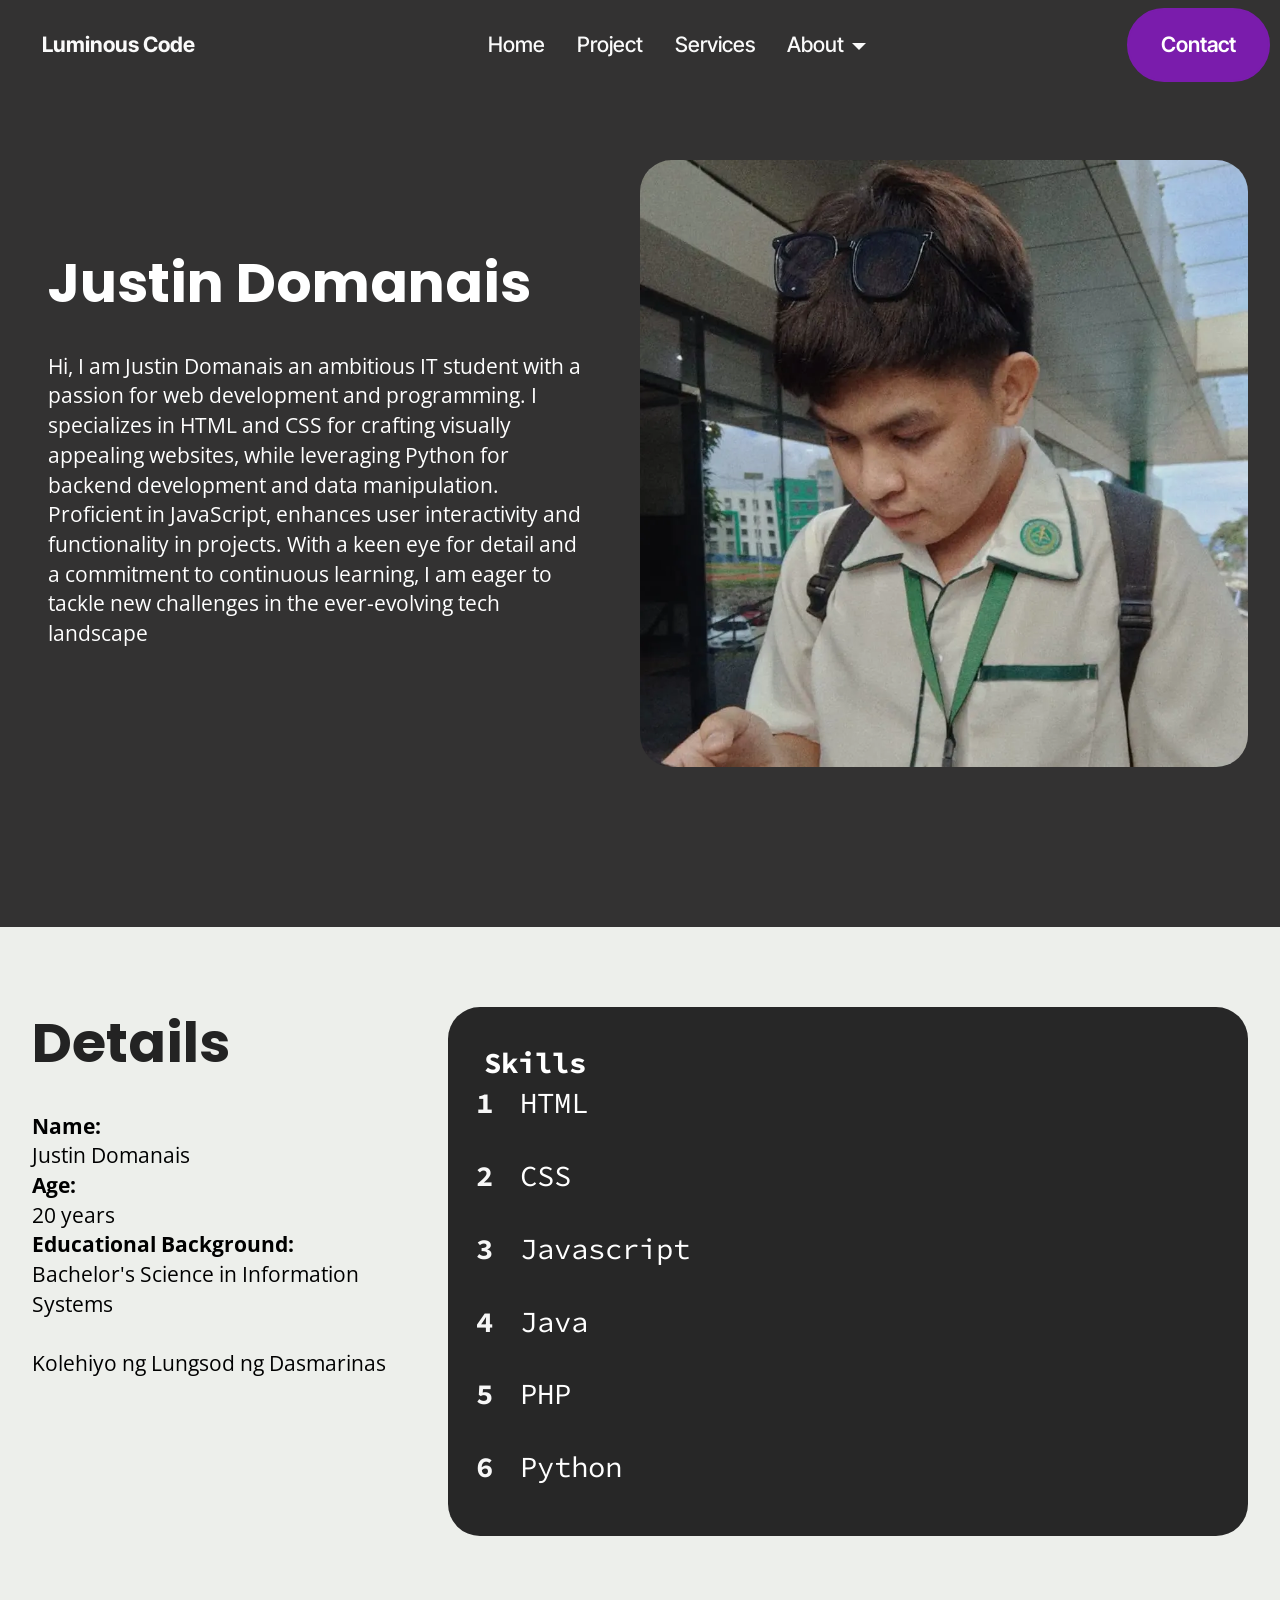
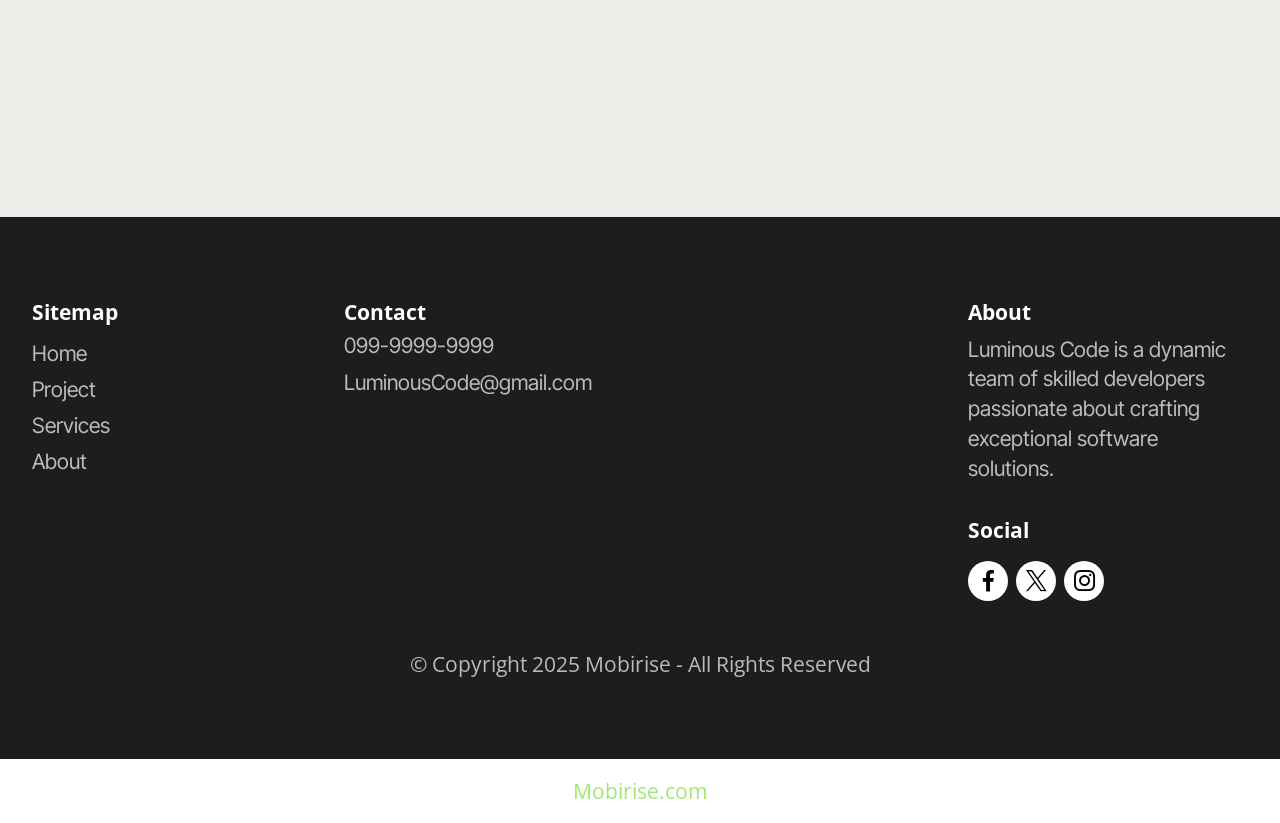
<file: page4.html>
<!DOCTYPE html>
<html  >
<head>
  <!-- Site made with Mobirise Website Builder v5.9.18, https://mobirise.com -->
  <meta charset="UTF-8">
  <meta http-equiv="X-UA-Compatible" content="IE=edge">
  <meta name="generator" content="Mobirise v5.9.18, mobirise.com">
  <meta name="viewport" content="width=device-width, initial-scale=1, minimum-scale=1">
  <link rel="shortcut icon" href="assets/images/logo.png" type="image/x-icon">
  <meta name="description" content="">
  
  
  <title>Justin Profile</title>
  <link rel="stylesheet" href="assets/web/assets/mobirise-icons2/mobirise2.css">
  <link rel="stylesheet" href="assets/bootstrap/css/bootstrap.min.css">
  <link rel="stylesheet" href="assets/bootstrap/css/bootstrap-grid.min.css">
  <link rel="stylesheet" href="assets/bootstrap/css/bootstrap-reboot.min.css">
  <link rel="stylesheet" href="assets/dropdown/css/style.css">
  <link rel="stylesheet" href="assets/socicon/css/styles.css">
  <link rel="stylesheet" href="assets/theme/css/style.css">
  <link rel="preload" href="https://fonts.googleapis.com/css?family=Poppins:100,100i,200,200i,300,300i,400,400i,500,500i,600,600i,700,700i,800,800i,900,900i&display=swap" as="style" onload="this.onload=null;this.rel='stylesheet'">
  <noscript><link rel="stylesheet" href="https://fonts.googleapis.com/css?family=Poppins:100,100i,200,200i,300,300i,400,400i,500,500i,600,600i,700,700i,800,800i,900,900i&display=swap"></noscript>
  <link rel="preload" href="https://fonts.googleapis.com/css?family=Source+Code+Pro:200,300,400,500,600,700,800,900,200i,300i,400i,500i,600i,700i,800i,900i&display=swap" as="style" onload="this.onload=null;this.rel='stylesheet'">
  <noscript><link rel="stylesheet" href="https://fonts.googleapis.com/css?family=Source+Code+Pro:200,300,400,500,600,700,800,900,200i,300i,400i,500i,600i,700i,800i,900i&display=swap"></noscript>
  <link rel="preload" href="https://fonts.googleapis.com/css?family=Open+Sans:300,400,500,600,700,800,300i,400i,500i,600i,700i,800i&display=swap" as="style" onload="this.onload=null;this.rel='stylesheet'">
  <noscript><link rel="stylesheet" href="https://fonts.googleapis.com/css?family=Open+Sans:300,400,500,600,700,800,300i,400i,500i,600i,700i,800i&display=swap"></noscript>
  <link rel="preload" href="https://fonts.googleapis.com/css?family=Inter+Tight:100,200,300,400,500,600,700,800,900,100i,200i,300i,400i,500i,600i,700i,800i,900i&display=swap" as="style" onload="this.onload=null;this.rel='stylesheet'">
  <noscript><link rel="stylesheet" href="https://fonts.googleapis.com/css?family=Inter+Tight:100,200,300,400,500,600,700,800,900,100i,200i,300i,400i,500i,600i,700i,800i,900i&display=swap"></noscript>
  <link rel="preload" as="style" href="assets/mobirise/css/mbr-additional.css?v=h6SLwL"><link rel="stylesheet" href="assets/mobirise/css/mbr-additional.css?v=h6SLwL" type="text/css">

  
  
  
</head>
<body>
  
  <section data-bs-version="5.1" class="menu menu6 cid-upSjRKFSez" once="menu" id="menu06-1d">
	

	<nav class="navbar navbar-dropdown opacityScroll navbar-fixed-top navbar-expand-lg">
		<div class="container">
			<div class="navbar-brand">
				
				<span class="navbar-caption-wrap"><a class="navbar-caption text-white text-primary display-4" href="index.html">Luminous Code</a></span>
			</div>
			<button class="navbar-toggler" type="button" data-toggle="collapse" data-bs-toggle="collapse" data-target="#navbarSupportedContent" data-bs-target="#navbarSupportedContent" aria-controls="navbarNavAltMarkup" aria-expanded="false" aria-label="Toggle navigation">
				<div class="hamburger">
					<span></span>
					<span></span>
					<span></span>
					<span></span>
				</div>
			</button>
			<div class="collapse navbar-collapse opacityScroll" id="navbarSupportedContent">
				<ul class="navbar-nav nav-dropdown" data-app-modern-menu="true"><li class="nav-item">
						<a class="nav-link link text-white text-primary display-4" href="index.html">Home</a>
					</li><li class="nav-item"><a class="nav-link link text-white text-primary display-4" href="index.html#slider4-5">Project</a></li><li class="nav-item">
						<a class="nav-link link text-white text-primary display-4" href="index.html#people01-m" aria-expanded="false">Services</a>
					</li><li class="nav-item dropdown"><a class="nav-link link text-white text-primary dropdown-toggle display-4" href="page1.html" data-toggle="dropdown-submenu" data-bs-toggle="dropdown" data-bs-auto-close="outside" aria-expanded="false">About</a><div class="dropdown-menu" aria-labelledby="dropdown-684"><a class="text-white text-primary dropdown-item show display-4" href="page4.html" aria-expanded="false">Justin Domanais<br></a><a class="text-white text-primary show dropdown-item display-4" href="page6.html">Aldrin Maroto<br></a><a class="text-white text-primary show dropdown-item display-4" href="page8.html" aria-expanded="false">Carlos John Apilado</a><a class="text-white text-primary show dropdown-item display-4" href="page5.html">Ronel Armero</a><a class="text-white text-primary show dropdown-item display-4" href="page7.html">Randolph Gucan</a><a class="text-white text-primary show dropdown-item display-4" href="page1.html">All</a></div></li></ul>
				
				<div class="navbar-buttons mbr-section-btn"><a class="btn btn-danger display-4" href="page2.html">Contact</a></div>
			</div>
		</div>
	</nav>
</section>

<section data-bs-version="5.1" class="features12 cid-upSkpU1w56" id="features12-1i">

    

    
    
    <div class="container">
        <div class="m-0 row align-items-center">
            <div class="col-12 col-lg">
                <div class="card-wrapper">
                    <div class="card-box">
                        <h4 class="card-title mbr-fonts-style mb-4 display-2"><strong>Justin Domanais</strong></h4>
                        <p class="mbr-text mbr-fonts-style mb-4 display-7">Hi, I am Justin Domanais an ambitious IT student with a passion for web development and programming. I specializes in HTML and CSS for crafting visually appealing websites, while leveraging Python for backend development and data manipulation. Proficient in JavaScript, enhances user interactivity and functionality in projects. With a keen eye for detail and a commitment to continuous learning, I am eager to tackle new challenges in the ever-evolving tech landscape<br></p>
                        <div class="mbr-text mbr-fonts-style counter-container display-7"></div>
                        
                    </div>
                </div>
            </div>
            <div class="p-0 col-12 col-lg-6 md-pb">
                <div class="image-wrapper">
                    <img src="assets/images/459226367-122096473010524143-449237574773542534-n-960x958.webp" alt="Mobirise Website Builder">
                </div>
            </div>
        </div>
    </div>
</section>

<section data-bs-version="5.1" class="article22 cid-upSmR7AQrM" id="article22-1k">
  
  
  
  <div class="container">
    <div class="row justify-content-center">
      <div class="col-lg-4">
        <div class="col-12 col-md-12">
          <h5 class="mbr-section-title mbr-fonts-style mt-0 mb-4 display-2">
            <strong>Details</strong></h5>
          <h6 class="mbr-section-subtitle mbr-fonts-style mt-0 mb-4 display-7"><strong>
            Name:</strong><br>Justin Domanais<br><strong>Age:<br></strong>20 years<br><strong>Educational Background:</strong><br>Bachelor's Science in Information Systems<br><br>Kolehiyo ng Lungsod ng Dasmarinas<br><br><br><br><br><br><br><br><br><br><br><br></h6>
          
        </div>
      </div>

      <div class="col-lg-8 side-features">
        <div class="item-wrapper align-left">
          <div class="counter-container mbr-text mbr-fonts-style display-5">
            <div><strong>Skills</strong></div><ol>
              <li>HTML</li><li>CSS</li><li>Javascript</li><li>Java</li><li>PHP</li><li>Python</li>
            </ol>
          </div>
        </div>




      </div>
    </div>
  </div>
</section>

<section data-bs-version="5.1" class="footer1 cid-upSjRLRaIw" once="footers" id="footer1-1g">

    

    
    
    <div class="container">
        <div class="row mbr-white">
            <div class="col-12 col-md-6 col-lg-3">
                <h5 class="mbr-section-subtitle mbr-fonts-style mb-2 display-7">
                    <strong>Sitemap</strong></h5>
                <ul class="list mbr-fonts-style display-4">
                    <li class="mbr-text item-wrap">Home</li><li class="mbr-text item-wrap">Project</li><li class="mbr-text item-wrap">Services</li><li class="mbr-text item-wrap">About</li>
                </ul>
            </div>
            <div class="col-12 col-md-6 col-lg-3">
                <h5 class="mbr-section-subtitle mbr-fonts-style mb-2 display-7"><strong>Contact</strong></h5>
                <ul class="list mbr-fonts-style display-4"><p>099-9999-9999</p><p>LuminousCode@gmail.com</p></ul>
            </div>
            <div class="col-12 col-md-6 col-lg-3">
                <h5 class="mbr-section-subtitle mbr-fonts-style mb-2 display-7"></h5>
                <ul class="list mbr-fonts-style display-4"></ul>
            </div>
            <div class="col-12 col-md-6 col-lg-3">
                <h5 class="mbr-section-subtitle mbr-fonts-style mb-2 display-7">
                    <strong>About</strong>
                </h5>
                <p class="mbr-text mbr-fonts-style mb-4 display-4">
                    Luminous Code is a dynamic team of skilled developers passionate about crafting exceptional software solutions.</p>
                <h5 class="mbr-section-subtitle mbr-fonts-style mb-3 display-7">
                    <strong>Social</strong>
                </h5>
                <div class="social-row display-7">
                    <div class="soc-item">
                        <a href="https://twitter.com/mobirise" target="_blank">
                            <span class="mbr-iconfont socicon socicon-facebook"></span>
                        </a>
                    </div>
                    <div class="soc-item">
                        <a href="https://twitter.com/mobirise" target="_blank">
                            <span class="mbr-iconfont socicon socicon-twitter"></span>
                        </a>
                    </div>
                    <div class="soc-item">
                        <a href="https://twitter.com/mobirise" target="_blank">
                            <span class="mbr-iconfont socicon socicon-instagram"></span>
                        </a>
                    </div>
                    
                </div>
            </div>
            <div class="col-12 mt-4">
                <p class="mbr-text mb-0 mbr-fonts-style copyright align-center display-7">
                    © Copyright 2025 Mobirise - All Rights Reserved
                </p>
            </div>
        </div>
    </div>
</section><section class="display-7" style="padding: 0;align-items: center;justify-content: center;flex-wrap: wrap;    align-content: center;display: flex;position: relative;height: 4rem;"><a href="https://mobiri.se/3406761" style="flex: 1 1;height: 4rem;position: absolute;width: 100%;z-index: 1;"><img alt="" style="height: 4rem;" src="[data-uri]"></a><p style="margin: 0;text-align: center;" class="display-7">&#8204;</p><a style="z-index:1" href="https://mobirise.com">Mobirise.com </a></section><script src="assets/bootstrap/js/bootstrap.bundle.min.js"></script>  <script src="assets/smoothscroll/smooth-scroll.js"></script>  <script src="assets/ytplayer/index.js"></script>  <script src="assets/dropdown/js/navbar-dropdown.js"></script>  <script src="assets/theme/js/script.js"></script>  
  
  
</body>
</html>
</file>
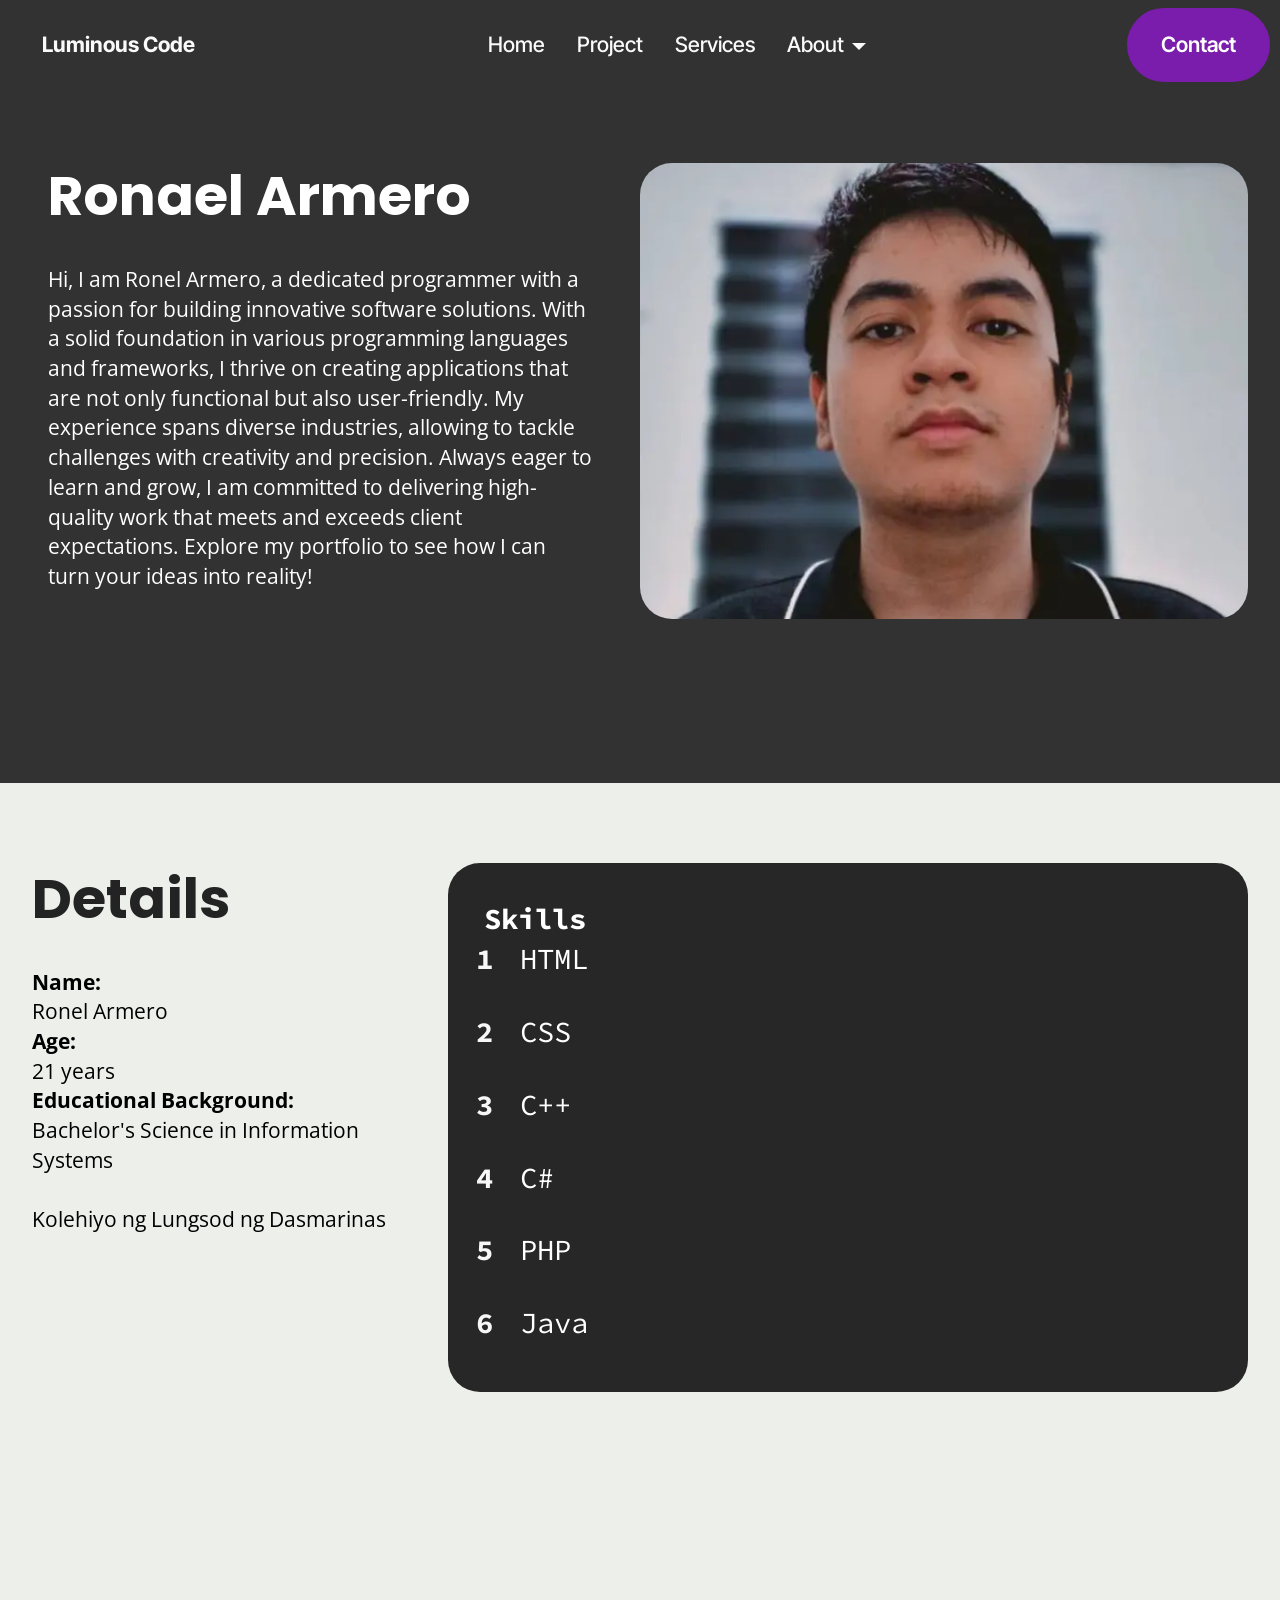
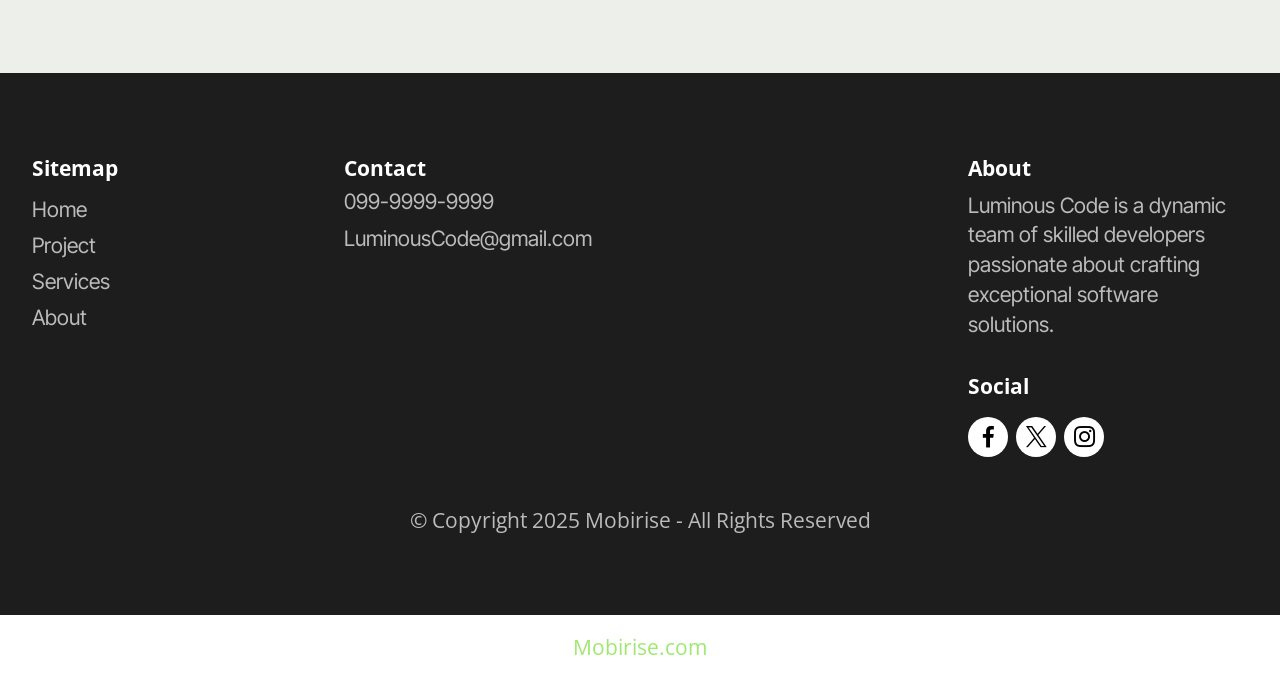
<file: page5.html>
<!DOCTYPE html>
<html  >
<head>
  <!-- Site made with Mobirise Website Builder v5.9.18, https://mobirise.com -->
  <meta charset="UTF-8">
  <meta http-equiv="X-UA-Compatible" content="IE=edge">
  <meta name="generator" content="Mobirise v5.9.18, mobirise.com">
  <meta name="viewport" content="width=device-width, initial-scale=1, minimum-scale=1">
  <link rel="shortcut icon" href="assets/images/logo.png" type="image/x-icon">
  <meta name="description" content="">
  
  
  <title>Ronel Profile</title>
  <link rel="stylesheet" href="assets/web/assets/mobirise-icons2/mobirise2.css">
  <link rel="stylesheet" href="assets/bootstrap/css/bootstrap.min.css">
  <link rel="stylesheet" href="assets/bootstrap/css/bootstrap-grid.min.css">
  <link rel="stylesheet" href="assets/bootstrap/css/bootstrap-reboot.min.css">
  <link rel="stylesheet" href="assets/dropdown/css/style.css">
  <link rel="stylesheet" href="assets/socicon/css/styles.css">
  <link rel="stylesheet" href="assets/theme/css/style.css">
  <link rel="preload" href="https://fonts.googleapis.com/css?family=Poppins:100,100i,200,200i,300,300i,400,400i,500,500i,600,600i,700,700i,800,800i,900,900i&display=swap" as="style" onload="this.onload=null;this.rel='stylesheet'">
  <noscript><link rel="stylesheet" href="https://fonts.googleapis.com/css?family=Poppins:100,100i,200,200i,300,300i,400,400i,500,500i,600,600i,700,700i,800,800i,900,900i&display=swap"></noscript>
  <link rel="preload" href="https://fonts.googleapis.com/css?family=Source+Code+Pro:200,300,400,500,600,700,800,900,200i,300i,400i,500i,600i,700i,800i,900i&display=swap" as="style" onload="this.onload=null;this.rel='stylesheet'">
  <noscript><link rel="stylesheet" href="https://fonts.googleapis.com/css?family=Source+Code+Pro:200,300,400,500,600,700,800,900,200i,300i,400i,500i,600i,700i,800i,900i&display=swap"></noscript>
  <link rel="preload" href="https://fonts.googleapis.com/css?family=Open+Sans:300,400,500,600,700,800,300i,400i,500i,600i,700i,800i&display=swap" as="style" onload="this.onload=null;this.rel='stylesheet'">
  <noscript><link rel="stylesheet" href="https://fonts.googleapis.com/css?family=Open+Sans:300,400,500,600,700,800,300i,400i,500i,600i,700i,800i&display=swap"></noscript>
  <link rel="preload" href="https://fonts.googleapis.com/css?family=Inter+Tight:100,200,300,400,500,600,700,800,900,100i,200i,300i,400i,500i,600i,700i,800i,900i&display=swap" as="style" onload="this.onload=null;this.rel='stylesheet'">
  <noscript><link rel="stylesheet" href="https://fonts.googleapis.com/css?family=Inter+Tight:100,200,300,400,500,600,700,800,900,100i,200i,300i,400i,500i,600i,700i,800i,900i&display=swap"></noscript>
  <link rel="preload" as="style" href="assets/mobirise/css/mbr-additional.css?v=PXhXyI"><link rel="stylesheet" href="assets/mobirise/css/mbr-additional.css?v=PXhXyI" type="text/css">

  
  
  
</head>
<body>
  
  <section data-bs-version="5.1" class="menu menu6 cid-upUWlr2a7g" once="menu" id="menu06-1m">
	

	<nav class="navbar navbar-dropdown opacityScroll navbar-fixed-top navbar-expand-lg">
		<div class="container">
			<div class="navbar-brand">
				
				<span class="navbar-caption-wrap"><a class="navbar-caption text-white text-primary display-4" href="index.html">Luminous Code</a></span>
			</div>
			<button class="navbar-toggler" type="button" data-toggle="collapse" data-bs-toggle="collapse" data-target="#navbarSupportedContent" data-bs-target="#navbarSupportedContent" aria-controls="navbarNavAltMarkup" aria-expanded="false" aria-label="Toggle navigation">
				<div class="hamburger">
					<span></span>
					<span></span>
					<span></span>
					<span></span>
				</div>
			</button>
			<div class="collapse navbar-collapse opacityScroll" id="navbarSupportedContent">
				<ul class="navbar-nav nav-dropdown" data-app-modern-menu="true"><li class="nav-item">
						<a class="nav-link link text-white text-primary display-4" href="index.html">Home</a>
					</li><li class="nav-item"><a class="nav-link link text-white text-primary display-4" href="index.html#slider4-5">Project</a></li><li class="nav-item">
						<a class="nav-link link text-white text-primary display-4" href="index.html#people01-m" aria-expanded="false">Services</a>
					</li><li class="nav-item dropdown"><a class="nav-link link text-white text-primary dropdown-toggle display-4" href="page1.html" data-toggle="dropdown-submenu" data-bs-toggle="dropdown" data-bs-auto-close="outside" aria-expanded="false">About</a><div class="dropdown-menu" aria-labelledby="dropdown-684"><a class="text-white text-primary dropdown-item show display-4" href="page4.html" aria-expanded="false">Justin Domanais<br></a><a class="text-white text-primary show dropdown-item display-4" href="page6.html">Aldrin Maroto<br></a><a class="text-white text-primary show dropdown-item display-4" href="page8.html" aria-expanded="false">Carlos John Apilado</a><a class="text-white text-primary show dropdown-item display-4" href="page5.html">Ronel Armero</a><a class="text-white text-primary show dropdown-item display-4" href="page7.html">Randolph Gucan</a><a class="text-white text-primary show dropdown-item display-4" href="page1.html">All</a></div></li></ul>
				
				<div class="navbar-buttons mbr-section-btn"><a class="btn btn-danger display-4" href="page2.html">Contact</a></div>
			</div>
		</div>
	</nav>
</section>

<section data-bs-version="5.1" class="features12 cid-upUWlroxps" id="features12-1n">

    

    
    
    <div class="container">
        <div class="m-0 row align-items-center">
            <div class="col-12 col-lg">
                <div class="card-wrapper">
                    <div class="card-box">
                        <h4 class="card-title mbr-fonts-style mb-4 display-2"><strong>Ronael Armero</strong></h4>
                        <p class="mbr-text mbr-fonts-style mb-4 display-7">Hi, I am Ronel Armero, a dedicated programmer with a passion for building innovative software solutions. With a solid foundation in various programming languages and frameworks, I thrive on creating applications that are not only functional but also user-friendly. My experience spans diverse industries, allowing to tackle challenges with creativity and precision. Always eager to learn and grow, I am committed to delivering high-quality work that meets and exceeds client expectations. Explore my portfolio to see how I can turn your ideas into reality!<br></p>
                        <div class="mbr-text mbr-fonts-style counter-container display-7"></div>
                        
                    </div>
                </div>
            </div>
            <div class="p-0 col-12 col-lg-6 md-pb">
                <div class="image-wrapper">
                    <img src="assets/images/armero-2-815x819.webp" alt="Mobirise Website Builder">
                </div>
            </div>
        </div>
    </div>
</section>

<section data-bs-version="5.1" class="article22 cid-upUWlrGuPf" id="article22-1o">
  
  
  
  <div class="container">
    <div class="row justify-content-center">
      <div class="col-lg-4">
        <div class="col-12 col-md-12">
          <h5 class="mbr-section-title mbr-fonts-style mt-0 mb-4 display-2">
            <strong>Details</strong></h5>
          <h6 class="mbr-section-subtitle mbr-fonts-style mt-0 mb-4 display-7"><strong>
            Name:</strong><br>Ronel Armero<br><strong>Age:<br></strong>21 years<br><strong>Educational Background:</strong><br>Bachelor's Science in Information Systems<br><br>Kolehiyo ng Lungsod ng Dasmarinas<br><br><br><br><br><br><br><br><br><br><br><br></h6>
          
        </div>
      </div>

      <div class="col-lg-8 side-features">
        <div class="item-wrapper align-left">
          <div class="counter-container mbr-text mbr-fonts-style display-5">
            <div><strong>Skills</strong></div><ol>
              <li>HTML</li><li>CSS</li><li>C++</li><li>C#</li><li>PHP</li><li>Java</li>
            </ol>
          </div>
        </div>




      </div>
    </div>
  </div>
</section>

<section data-bs-version="5.1" class="footer1 cid-upUWlrYJ9t" once="footers" id="footer1-1p">

    

    
    
    <div class="container">
        <div class="row mbr-white">
            <div class="col-12 col-md-6 col-lg-3">
                <h5 class="mbr-section-subtitle mbr-fonts-style mb-2 display-7">
                    <strong>Sitemap</strong></h5>
                <ul class="list mbr-fonts-style display-4">
                    <li class="mbr-text item-wrap">Home</li><li class="mbr-text item-wrap">Project</li><li class="mbr-text item-wrap">Services</li><li class="mbr-text item-wrap">About</li>
                </ul>
            </div>
            <div class="col-12 col-md-6 col-lg-3">
                <h5 class="mbr-section-subtitle mbr-fonts-style mb-2 display-7"><strong>Contact</strong></h5>
                <ul class="list mbr-fonts-style display-4"><p>099-9999-9999</p><p>LuminousCode@gmail.com</p></ul>
            </div>
            <div class="col-12 col-md-6 col-lg-3">
                <h5 class="mbr-section-subtitle mbr-fonts-style mb-2 display-7"></h5>
                <ul class="list mbr-fonts-style display-4"></ul>
            </div>
            <div class="col-12 col-md-6 col-lg-3">
                <h5 class="mbr-section-subtitle mbr-fonts-style mb-2 display-7">
                    <strong>About</strong>
                </h5>
                <p class="mbr-text mbr-fonts-style mb-4 display-4">
                    Luminous Code is a dynamic team of skilled developers passionate about crafting exceptional software solutions.</p>
                <h5 class="mbr-section-subtitle mbr-fonts-style mb-3 display-7">
                    <strong>Social</strong>
                </h5>
                <div class="social-row display-7">
                    <div class="soc-item">
                        <a href="https://twitter.com/mobirise" target="_blank">
                            <span class="mbr-iconfont socicon socicon-facebook"></span>
                        </a>
                    </div>
                    <div class="soc-item">
                        <a href="https://twitter.com/mobirise" target="_blank">
                            <span class="mbr-iconfont socicon socicon-twitter"></span>
                        </a>
                    </div>
                    <div class="soc-item">
                        <a href="https://twitter.com/mobirise" target="_blank">
                            <span class="mbr-iconfont socicon socicon-instagram"></span>
                        </a>
                    </div>
                    
                </div>
            </div>
            <div class="col-12 mt-4">
                <p class="mbr-text mb-0 mbr-fonts-style copyright align-center display-7">
                    © Copyright 2025 Mobirise - All Rights Reserved
                </p>
            </div>
        </div>
    </div>
</section><section class="display-7" style="padding: 0;align-items: center;justify-content: center;flex-wrap: wrap;    align-content: center;display: flex;position: relative;height: 4rem;"><a href="https://mobiri.se/3406761" style="flex: 1 1;height: 4rem;position: absolute;width: 100%;z-index: 1;"><img alt="" style="height: 4rem;" src="[data-uri]"></a><p style="margin: 0;text-align: center;" class="display-7">&#8204;</p><a style="z-index:1" href="https://mobirise.com">Mobirise.com </a></section><script src="assets/bootstrap/js/bootstrap.bundle.min.js"></script>  <script src="assets/smoothscroll/smooth-scroll.js"></script>  <script src="assets/ytplayer/index.js"></script>  <script src="assets/dropdown/js/navbar-dropdown.js"></script>  <script src="assets/theme/js/script.js"></script>  
  
  
</body>
</html>
</file>
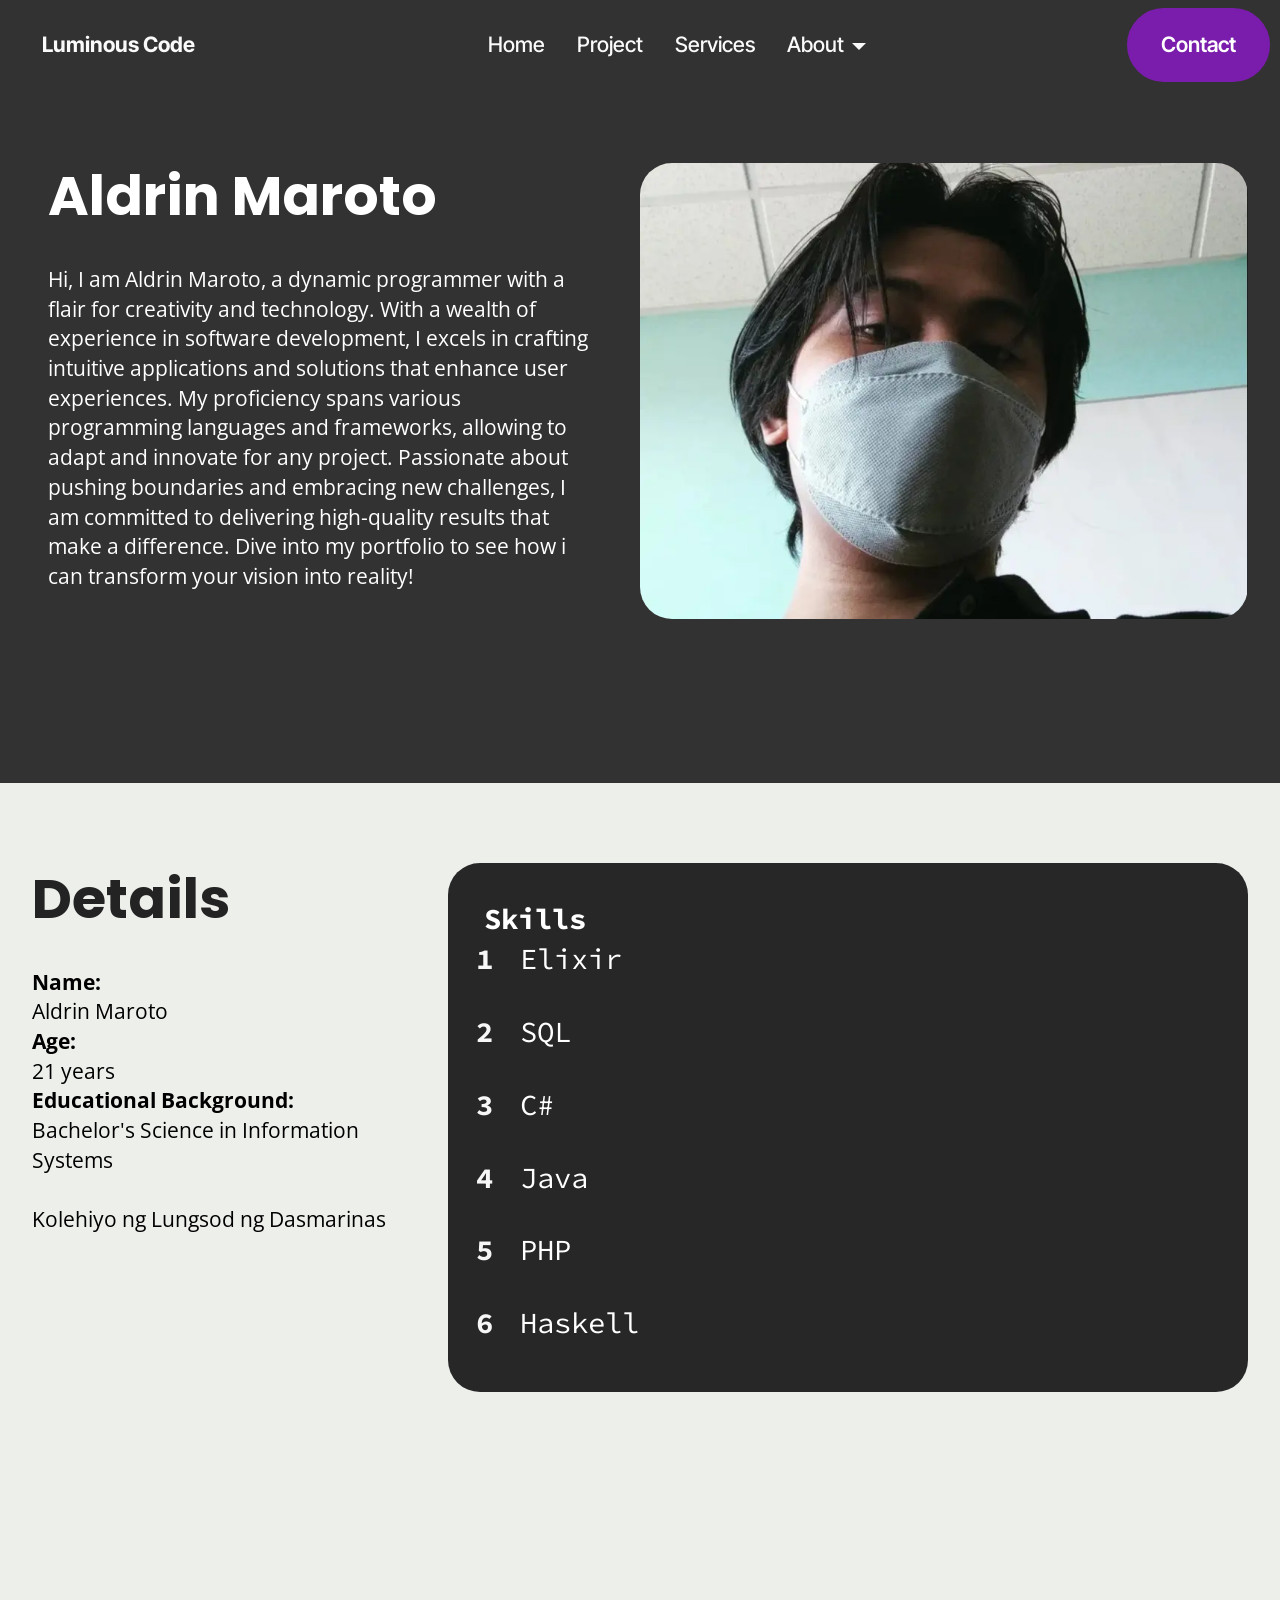
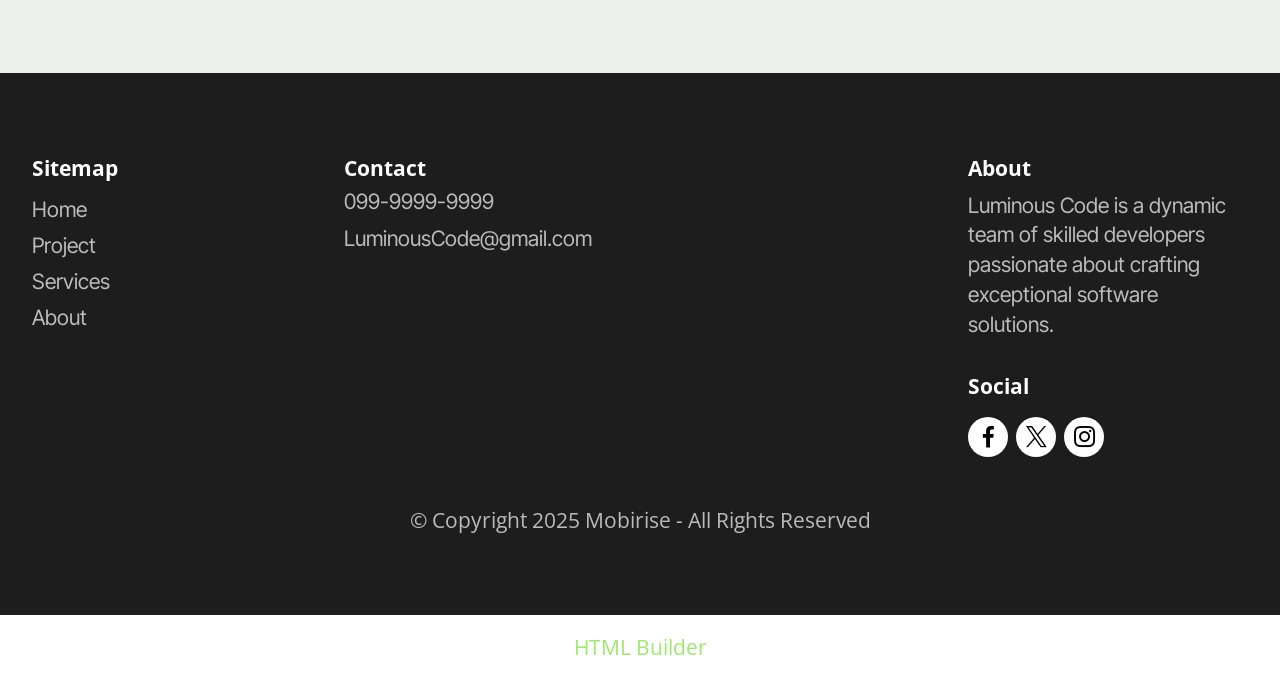
<file: page6.html>
<!DOCTYPE html>
<html  >
<head>
  <!-- Site made with Mobirise Website Builder v5.9.18, https://mobirise.com -->
  <meta charset="UTF-8">
  <meta http-equiv="X-UA-Compatible" content="IE=edge">
  <meta name="generator" content="Mobirise v5.9.18, mobirise.com">
  <meta name="viewport" content="width=device-width, initial-scale=1, minimum-scale=1">
  <link rel="shortcut icon" href="assets/images/logo.png" type="image/x-icon">
  <meta name="description" content="">
  
  
  <title>Aldrin Profile</title>
  <link rel="stylesheet" href="assets/web/assets/mobirise-icons2/mobirise2.css">
  <link rel="stylesheet" href="assets/bootstrap/css/bootstrap.min.css">
  <link rel="stylesheet" href="assets/bootstrap/css/bootstrap-grid.min.css">
  <link rel="stylesheet" href="assets/bootstrap/css/bootstrap-reboot.min.css">
  <link rel="stylesheet" href="assets/dropdown/css/style.css">
  <link rel="stylesheet" href="assets/socicon/css/styles.css">
  <link rel="stylesheet" href="assets/theme/css/style.css">
  <link rel="preload" href="https://fonts.googleapis.com/css?family=Poppins:100,100i,200,200i,300,300i,400,400i,500,500i,600,600i,700,700i,800,800i,900,900i&display=swap" as="style" onload="this.onload=null;this.rel='stylesheet'">
  <noscript><link rel="stylesheet" href="https://fonts.googleapis.com/css?family=Poppins:100,100i,200,200i,300,300i,400,400i,500,500i,600,600i,700,700i,800,800i,900,900i&display=swap"></noscript>
  <link rel="preload" href="https://fonts.googleapis.com/css?family=Source+Code+Pro:200,300,400,500,600,700,800,900,200i,300i,400i,500i,600i,700i,800i,900i&display=swap" as="style" onload="this.onload=null;this.rel='stylesheet'">
  <noscript><link rel="stylesheet" href="https://fonts.googleapis.com/css?family=Source+Code+Pro:200,300,400,500,600,700,800,900,200i,300i,400i,500i,600i,700i,800i,900i&display=swap"></noscript>
  <link rel="preload" href="https://fonts.googleapis.com/css?family=Open+Sans:300,400,500,600,700,800,300i,400i,500i,600i,700i,800i&display=swap" as="style" onload="this.onload=null;this.rel='stylesheet'">
  <noscript><link rel="stylesheet" href="https://fonts.googleapis.com/css?family=Open+Sans:300,400,500,600,700,800,300i,400i,500i,600i,700i,800i&display=swap"></noscript>
  <link rel="preload" href="https://fonts.googleapis.com/css?family=Inter+Tight:100,200,300,400,500,600,700,800,900,100i,200i,300i,400i,500i,600i,700i,800i,900i&display=swap" as="style" onload="this.onload=null;this.rel='stylesheet'">
  <noscript><link rel="stylesheet" href="https://fonts.googleapis.com/css?family=Inter+Tight:100,200,300,400,500,600,700,800,900,100i,200i,300i,400i,500i,600i,700i,800i,900i&display=swap"></noscript>
  <link rel="preload" as="style" href="assets/mobirise/css/mbr-additional.css?v=ACLMgH"><link rel="stylesheet" href="assets/mobirise/css/mbr-additional.css?v=ACLMgH" type="text/css">

  
  
  
</head>
<body>
  
  <section data-bs-version="5.1" class="menu menu6 cid-upUWnnEvVQ" once="menu" id="menu06-1q">
	

	<nav class="navbar navbar-dropdown opacityScroll navbar-fixed-top navbar-expand-lg">
		<div class="container">
			<div class="navbar-brand">
				
				<span class="navbar-caption-wrap"><a class="navbar-caption text-white text-primary display-4" href="index.html">Luminous Code</a></span>
			</div>
			<button class="navbar-toggler" type="button" data-toggle="collapse" data-bs-toggle="collapse" data-target="#navbarSupportedContent" data-bs-target="#navbarSupportedContent" aria-controls="navbarNavAltMarkup" aria-expanded="false" aria-label="Toggle navigation">
				<div class="hamburger">
					<span></span>
					<span></span>
					<span></span>
					<span></span>
				</div>
			</button>
			<div class="collapse navbar-collapse opacityScroll" id="navbarSupportedContent">
				<ul class="navbar-nav nav-dropdown" data-app-modern-menu="true"><li class="nav-item">
						<a class="nav-link link text-white text-primary display-4" href="index.html">Home</a>
					</li><li class="nav-item"><a class="nav-link link text-white text-primary display-4" href="index.html#slider4-5">Project</a></li><li class="nav-item">
						<a class="nav-link link text-white text-primary display-4" href="index.html#people01-m" aria-expanded="false">Services</a>
					</li><li class="nav-item dropdown"><a class="nav-link link text-white text-primary dropdown-toggle display-4" href="page1.html" data-toggle="dropdown-submenu" data-bs-toggle="dropdown" data-bs-auto-close="outside" aria-expanded="false">About</a><div class="dropdown-menu" aria-labelledby="dropdown-684"><a class="text-white text-primary dropdown-item show display-4" href="page4.html" aria-expanded="false">Justin Domanais<br></a><a class="text-white text-primary show dropdown-item display-4" href="page6.html">Aldrin Maroto<br></a><a class="text-white text-primary show dropdown-item display-4" href="page8.html" aria-expanded="false">Carlos John Apilado</a><a class="text-white text-primary show dropdown-item display-4" href="page5.html">Ronel Armero</a><a class="text-white text-primary show dropdown-item display-4" href="page7.html">Randolph Gucan</a><a class="text-white text-primary show dropdown-item display-4" href="page1.html">All</a></div></li></ul>
				
				<div class="navbar-buttons mbr-section-btn"><a class="btn btn-danger display-4" href="page2.html">Contact</a></div>
			</div>
		</div>
	</nav>
</section>

<section data-bs-version="5.1" class="features12 cid-upUWno0Si9" id="features12-1r">

    

    
    
    <div class="container">
        <div class="m-0 row align-items-center">
            <div class="col-12 col-lg">
                <div class="card-wrapper">
                    <div class="card-box">
                        <h4 class="card-title mbr-fonts-style mb-4 display-2"><strong>Aldrin Maroto</strong></h4>
                        <p class="mbr-text mbr-fonts-style mb-4 display-7">Hi, I am  Aldrin Maroto, a dynamic programmer with a flair for creativity and technology. With a wealth of experience in software development, I excels in crafting intuitive applications and solutions that enhance user experiences. My proficiency spans various programming languages and frameworks, allowing to adapt and innovate for any project. Passionate about pushing boundaries and embracing new challenges, I am committed to delivering high-quality results that make a difference. Dive into my portfolio to see how i can transform your vision into reality!<br></p>
                        <div class="mbr-text mbr-fonts-style counter-container display-7"></div>
                        
                    </div>
                </div>
            </div>
            <div class="p-0 col-12 col-lg-6 md-pb">
                <div class="image-wrapper">
                    <img src="assets/images/maroto-1-815x815.webp" alt="Mobirise Website Builder">
                </div>
            </div>
        </div>
    </div>
</section>

<section data-bs-version="5.1" class="article22 cid-upUWnoiLUq" id="article22-1s">
  
  
  
  <div class="container">
    <div class="row justify-content-center">
      <div class="col-lg-4">
        <div class="col-12 col-md-12">
          <h5 class="mbr-section-title mbr-fonts-style mt-0 mb-4 display-2">
            <strong>Details</strong></h5>
          <h6 class="mbr-section-subtitle mbr-fonts-style mt-0 mb-4 display-7"><strong>
            Name:</strong><br>Aldrin Maroto<br><strong>Age:<br></strong>21 years<br><strong>Educational Background:</strong><br>Bachelor's Science in Information Systems<br><br>Kolehiyo ng Lungsod ng Dasmarinas<br><br><br><br><br><br><br><br><br><br><br><br></h6>
          
        </div>
      </div>

      <div class="col-lg-8 side-features">
        <div class="item-wrapper align-left">
          <div class="counter-container mbr-text mbr-fonts-style display-5">
            <div><strong>Skills</strong></div><ol>
              <li>Elixir</li><li>SQL</li><li>C#</li><li>Java</li><li>PHP</li><li>Haskell</li>
            </ol>
          </div>
        </div>




      </div>
    </div>
  </div>
</section>

<section data-bs-version="5.1" class="footer1 cid-upUWnoCP70" once="footers" id="footer1-1t">

    

    
    
    <div class="container">
        <div class="row mbr-white">
            <div class="col-12 col-md-6 col-lg-3">
                <h5 class="mbr-section-subtitle mbr-fonts-style mb-2 display-7">
                    <strong>Sitemap</strong></h5>
                <ul class="list mbr-fonts-style display-4">
                    <li class="mbr-text item-wrap">Home</li><li class="mbr-text item-wrap">Project</li><li class="mbr-text item-wrap">Services</li><li class="mbr-text item-wrap">About</li>
                </ul>
            </div>
            <div class="col-12 col-md-6 col-lg-3">
                <h5 class="mbr-section-subtitle mbr-fonts-style mb-2 display-7"><strong>Contact</strong></h5>
                <ul class="list mbr-fonts-style display-4"><p>099-9999-9999</p><p>LuminousCode@gmail.com</p></ul>
            </div>
            <div class="col-12 col-md-6 col-lg-3">
                <h5 class="mbr-section-subtitle mbr-fonts-style mb-2 display-7"></h5>
                <ul class="list mbr-fonts-style display-4"></ul>
            </div>
            <div class="col-12 col-md-6 col-lg-3">
                <h5 class="mbr-section-subtitle mbr-fonts-style mb-2 display-7">
                    <strong>About</strong>
                </h5>
                <p class="mbr-text mbr-fonts-style mb-4 display-4">
                    Luminous Code is a dynamic team of skilled developers passionate about crafting exceptional software solutions.</p>
                <h5 class="mbr-section-subtitle mbr-fonts-style mb-3 display-7">
                    <strong>Social</strong>
                </h5>
                <div class="social-row display-7">
                    <div class="soc-item">
                        <a href="https://twitter.com/mobirise" target="_blank">
                            <span class="mbr-iconfont socicon socicon-facebook"></span>
                        </a>
                    </div>
                    <div class="soc-item">
                        <a href="https://twitter.com/mobirise" target="_blank">
                            <span class="mbr-iconfont socicon socicon-twitter"></span>
                        </a>
                    </div>
                    <div class="soc-item">
                        <a href="https://twitter.com/mobirise" target="_blank">
                            <span class="mbr-iconfont socicon socicon-instagram"></span>
                        </a>
                    </div>
                    
                </div>
            </div>
            <div class="col-12 mt-4">
                <p class="mbr-text mb-0 mbr-fonts-style copyright align-center display-7">
                    © Copyright 2025 Mobirise - All Rights Reserved
                </p>
            </div>
        </div>
    </div>
</section><section class="display-7" style="padding: 0;align-items: center;justify-content: center;flex-wrap: wrap;    align-content: center;display: flex;position: relative;height: 4rem;"><a href="https://mobiri.se/3406761" style="flex: 1 1;height: 4rem;position: absolute;width: 100%;z-index: 1;"><img alt="" style="height: 4rem;" src="[data-uri]"></a><p style="margin: 0;text-align: center;" class="display-7">&#8204;</p><a style="z-index:1" href="https://mobirise.com/html-builder.html">HTML Builder</a></section><script src="assets/bootstrap/js/bootstrap.bundle.min.js"></script>  <script src="assets/smoothscroll/smooth-scroll.js"></script>  <script src="assets/ytplayer/index.js"></script>  <script src="assets/dropdown/js/navbar-dropdown.js"></script>  <script src="assets/theme/js/script.js"></script>  
  
  
</body>
</html>
</file>
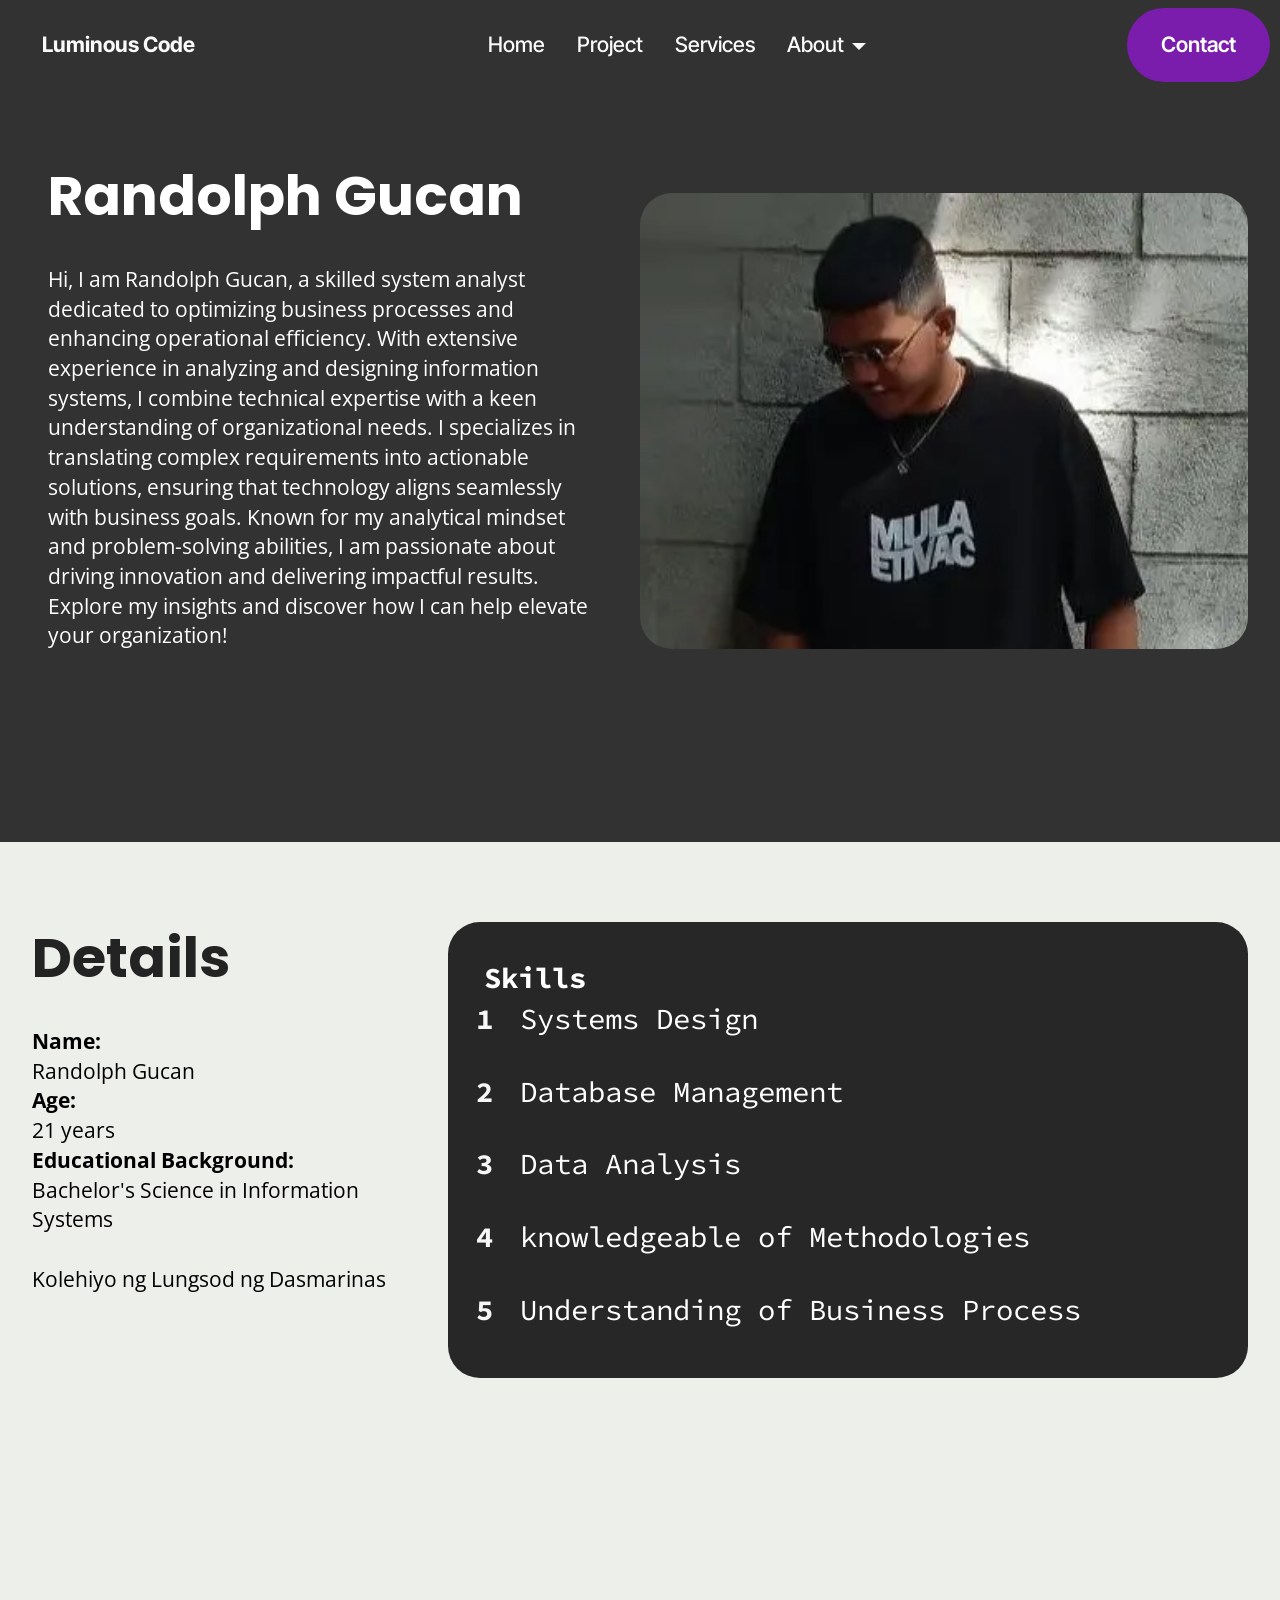
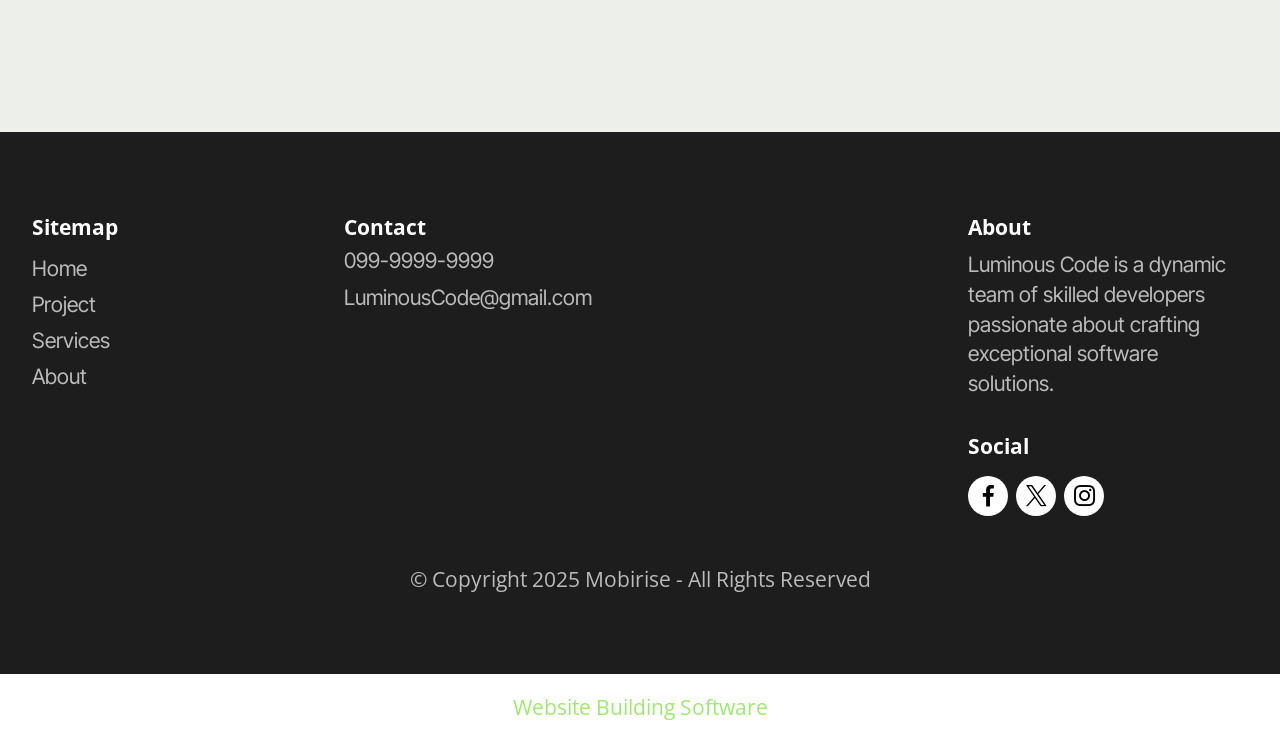
<file: page7.html>
<!DOCTYPE html>
<html  >
<head>
  <!-- Site made with Mobirise Website Builder v5.9.18, https://mobirise.com -->
  <meta charset="UTF-8">
  <meta http-equiv="X-UA-Compatible" content="IE=edge">
  <meta name="generator" content="Mobirise v5.9.18, mobirise.com">
  <meta name="viewport" content="width=device-width, initial-scale=1, minimum-scale=1">
  <link rel="shortcut icon" href="assets/images/logo.png" type="image/x-icon">
  <meta name="description" content="">
  
  
  <title>Randolph Profile</title>
  <link rel="stylesheet" href="assets/web/assets/mobirise-icons2/mobirise2.css">
  <link rel="stylesheet" href="assets/bootstrap/css/bootstrap.min.css">
  <link rel="stylesheet" href="assets/bootstrap/css/bootstrap-grid.min.css">
  <link rel="stylesheet" href="assets/bootstrap/css/bootstrap-reboot.min.css">
  <link rel="stylesheet" href="assets/dropdown/css/style.css">
  <link rel="stylesheet" href="assets/socicon/css/styles.css">
  <link rel="stylesheet" href="assets/theme/css/style.css">
  <link rel="preload" href="https://fonts.googleapis.com/css?family=Poppins:100,100i,200,200i,300,300i,400,400i,500,500i,600,600i,700,700i,800,800i,900,900i&display=swap" as="style" onload="this.onload=null;this.rel='stylesheet'">
  <noscript><link rel="stylesheet" href="https://fonts.googleapis.com/css?family=Poppins:100,100i,200,200i,300,300i,400,400i,500,500i,600,600i,700,700i,800,800i,900,900i&display=swap"></noscript>
  <link rel="preload" href="https://fonts.googleapis.com/css?family=Source+Code+Pro:200,300,400,500,600,700,800,900,200i,300i,400i,500i,600i,700i,800i,900i&display=swap" as="style" onload="this.onload=null;this.rel='stylesheet'">
  <noscript><link rel="stylesheet" href="https://fonts.googleapis.com/css?family=Source+Code+Pro:200,300,400,500,600,700,800,900,200i,300i,400i,500i,600i,700i,800i,900i&display=swap"></noscript>
  <link rel="preload" href="https://fonts.googleapis.com/css?family=Open+Sans:300,400,500,600,700,800,300i,400i,500i,600i,700i,800i&display=swap" as="style" onload="this.onload=null;this.rel='stylesheet'">
  <noscript><link rel="stylesheet" href="https://fonts.googleapis.com/css?family=Open+Sans:300,400,500,600,700,800,300i,400i,500i,600i,700i,800i&display=swap"></noscript>
  <link rel="preload" href="https://fonts.googleapis.com/css?family=Inter+Tight:100,200,300,400,500,600,700,800,900,100i,200i,300i,400i,500i,600i,700i,800i,900i&display=swap" as="style" onload="this.onload=null;this.rel='stylesheet'">
  <noscript><link rel="stylesheet" href="https://fonts.googleapis.com/css?family=Inter+Tight:100,200,300,400,500,600,700,800,900,100i,200i,300i,400i,500i,600i,700i,800i,900i&display=swap"></noscript>
  <link rel="preload" as="style" href="assets/mobirise/css/mbr-additional.css?v=USTu5f"><link rel="stylesheet" href="assets/mobirise/css/mbr-additional.css?v=USTu5f" type="text/css">

  
  
  
</head>
<body>
  
  <section data-bs-version="5.1" class="menu menu6 cid-upUWpjS77y" once="menu" id="menu06-1u">
	

	<nav class="navbar navbar-dropdown opacityScroll navbar-fixed-top navbar-expand-lg">
		<div class="container">
			<div class="navbar-brand">
				
				<span class="navbar-caption-wrap"><a class="navbar-caption text-white text-primary display-4" href="index.html">Luminous Code</a></span>
			</div>
			<button class="navbar-toggler" type="button" data-toggle="collapse" data-bs-toggle="collapse" data-target="#navbarSupportedContent" data-bs-target="#navbarSupportedContent" aria-controls="navbarNavAltMarkup" aria-expanded="false" aria-label="Toggle navigation">
				<div class="hamburger">
					<span></span>
					<span></span>
					<span></span>
					<span></span>
				</div>
			</button>
			<div class="collapse navbar-collapse opacityScroll" id="navbarSupportedContent">
				<ul class="navbar-nav nav-dropdown" data-app-modern-menu="true"><li class="nav-item">
						<a class="nav-link link text-white text-primary display-4" href="index.html">Home</a>
					</li><li class="nav-item"><a class="nav-link link text-white text-primary display-4" href="index.html#slider4-5">Project</a></li><li class="nav-item">
						<a class="nav-link link text-white text-primary display-4" href="index.html#people01-m" aria-expanded="false">Services</a>
					</li><li class="nav-item dropdown"><a class="nav-link link text-white text-primary dropdown-toggle display-4" href="page1.html" data-toggle="dropdown-submenu" data-bs-toggle="dropdown" data-bs-auto-close="outside" aria-expanded="false">About</a><div class="dropdown-menu" aria-labelledby="dropdown-684"><a class="text-white text-primary dropdown-item show display-4" href="page4.html" aria-expanded="false">Justin Domanais<br></a><a class="text-white text-primary show dropdown-item display-4" href="page6.html">Aldrin Maroto<br></a><a class="text-white text-primary show dropdown-item display-4" href="page8.html" aria-expanded="false">Carlos John Apilado</a><a class="text-white text-primary show dropdown-item display-4" href="page5.html">Ronel Armero</a><a class="text-white text-primary show dropdown-item display-4" href="page7.html">Randolph Gucan</a><a class="text-white text-primary show dropdown-item display-4" href="page1.html">All</a></div></li></ul>
				
				<div class="navbar-buttons mbr-section-btn"><a class="btn btn-danger display-4" href="page2.html">Contact</a></div>
			</div>
		</div>
	</nav>
</section>

<section data-bs-version="5.1" class="features12 cid-upUWpkhPpE" id="features12-1v">

    

    
    
    <div class="container">
        <div class="m-0 row align-items-center">
            <div class="col-12 col-lg">
                <div class="card-wrapper">
                    <div class="card-box">
                        <h4 class="card-title mbr-fonts-style mb-4 display-2"><strong>Randolph Gucan</strong></h4>
                        <p class="mbr-text mbr-fonts-style mb-4 display-7">Hi, I am Randolph Gucan, a skilled system analyst dedicated to optimizing business processes and enhancing operational efficiency. With extensive experience in analyzing and designing information systems, I combine technical expertise with a keen understanding of organizational needs. I specializes in translating complex requirements into actionable solutions, ensuring that technology aligns seamlessly with business goals. Known for my analytical mindset and problem-solving abilities, I am passionate about driving innovation and delivering impactful results. Explore my insights and discover how I can help elevate your organization!<br></p>
                        <div class="mbr-text mbr-fonts-style counter-container display-7"></div>
                        
                    </div>
                </div>
            </div>
            <div class="p-0 col-12 col-lg-6 md-pb">
                <div class="image-wrapper">
                    <img src="assets/images/gucan-5-576x582.webp" alt="Mobirise Website Builder">
                </div>
            </div>
        </div>
    </div>
</section>

<section data-bs-version="5.1" class="article22 cid-upUWpkBzss" id="article22-1w">
  
  
  
  <div class="container">
    <div class="row justify-content-center">
      <div class="col-lg-4">
        <div class="col-12 col-md-12">
          <h5 class="mbr-section-title mbr-fonts-style mt-0 mb-4 display-2">
            <strong>Details</strong></h5>
          <h6 class="mbr-section-subtitle mbr-fonts-style mt-0 mb-4 display-7"><strong>
            Name:</strong><br>Randolph Gucan<br><strong>Age:<br></strong>21 years<br><strong>Educational Background:</strong><br>Bachelor's Science in Information Systems<br><br>Kolehiyo ng Lungsod ng Dasmarinas<br><br><br><br><br><br><br><br><br><br><br><br></h6>
          
        </div>
      </div>

      <div class="col-lg-8 side-features">
        <div class="item-wrapper align-left">
          <div class="counter-container mbr-text mbr-fonts-style display-5">
            <div><strong>Skills</strong></div><ol>
              <li>Systems Design</li><li>Database Management</li><li>Data Analysis</li><li>knowledgeable of Methodologies</li><li>Understanding of Business Process&nbsp;</li>
            </ol>
          </div>
        </div>




      </div>
    </div>
  </div>
</section>

<section data-bs-version="5.1" class="footer1 cid-upUWpkY0ly" once="footers" id="footer1-1x">

    

    
    
    <div class="container">
        <div class="row mbr-white">
            <div class="col-12 col-md-6 col-lg-3">
                <h5 class="mbr-section-subtitle mbr-fonts-style mb-2 display-7">
                    <strong>Sitemap</strong></h5>
                <ul class="list mbr-fonts-style display-4">
                    <li class="mbr-text item-wrap">Home</li><li class="mbr-text item-wrap">Project</li><li class="mbr-text item-wrap">Services</li><li class="mbr-text item-wrap">About</li>
                </ul>
            </div>
            <div class="col-12 col-md-6 col-lg-3">
                <h5 class="mbr-section-subtitle mbr-fonts-style mb-2 display-7"><strong>Contact</strong></h5>
                <ul class="list mbr-fonts-style display-4"><p>099-9999-9999</p><p>LuminousCode@gmail.com</p></ul>
            </div>
            <div class="col-12 col-md-6 col-lg-3">
                <h5 class="mbr-section-subtitle mbr-fonts-style mb-2 display-7"></h5>
                <ul class="list mbr-fonts-style display-4"></ul>
            </div>
            <div class="col-12 col-md-6 col-lg-3">
                <h5 class="mbr-section-subtitle mbr-fonts-style mb-2 display-7">
                    <strong>About</strong>
                </h5>
                <p class="mbr-text mbr-fonts-style mb-4 display-4">
                    Luminous Code is a dynamic team of skilled developers passionate about crafting exceptional software solutions.</p>
                <h5 class="mbr-section-subtitle mbr-fonts-style mb-3 display-7">
                    <strong>Social</strong>
                </h5>
                <div class="social-row display-7">
                    <div class="soc-item">
                        <a href="https://twitter.com/mobirise" target="_blank">
                            <span class="mbr-iconfont socicon socicon-facebook"></span>
                        </a>
                    </div>
                    <div class="soc-item">
                        <a href="https://twitter.com/mobirise" target="_blank">
                            <span class="mbr-iconfont socicon socicon-twitter"></span>
                        </a>
                    </div>
                    <div class="soc-item">
                        <a href="https://twitter.com/mobirise" target="_blank">
                            <span class="mbr-iconfont socicon socicon-instagram"></span>
                        </a>
                    </div>
                    
                </div>
            </div>
            <div class="col-12 mt-4">
                <p class="mbr-text mb-0 mbr-fonts-style copyright align-center display-7">
                    © Copyright 2025 Mobirise - All Rights Reserved
                </p>
            </div>
        </div>
    </div>
</section><section class="display-7" style="padding: 0;align-items: center;justify-content: center;flex-wrap: wrap;    align-content: center;display: flex;position: relative;height: 4rem;"><a href="https://mobiri.se/3406761" style="flex: 1 1;height: 4rem;position: absolute;width: 100%;z-index: 1;"><img alt="" style="height: 4rem;" src="[data-uri]"></a><p style="margin: 0;text-align: center;" class="display-7">&#8204;</p><a style="z-index:1" href="https://mobirise.com"> Website Building Software</a></section><script src="assets/bootstrap/js/bootstrap.bundle.min.js"></script>  <script src="assets/smoothscroll/smooth-scroll.js"></script>  <script src="assets/ytplayer/index.js"></script>  <script src="assets/dropdown/js/navbar-dropdown.js"></script>  <script src="assets/theme/js/script.js"></script>  
  
  
</body>
</html>
</file>
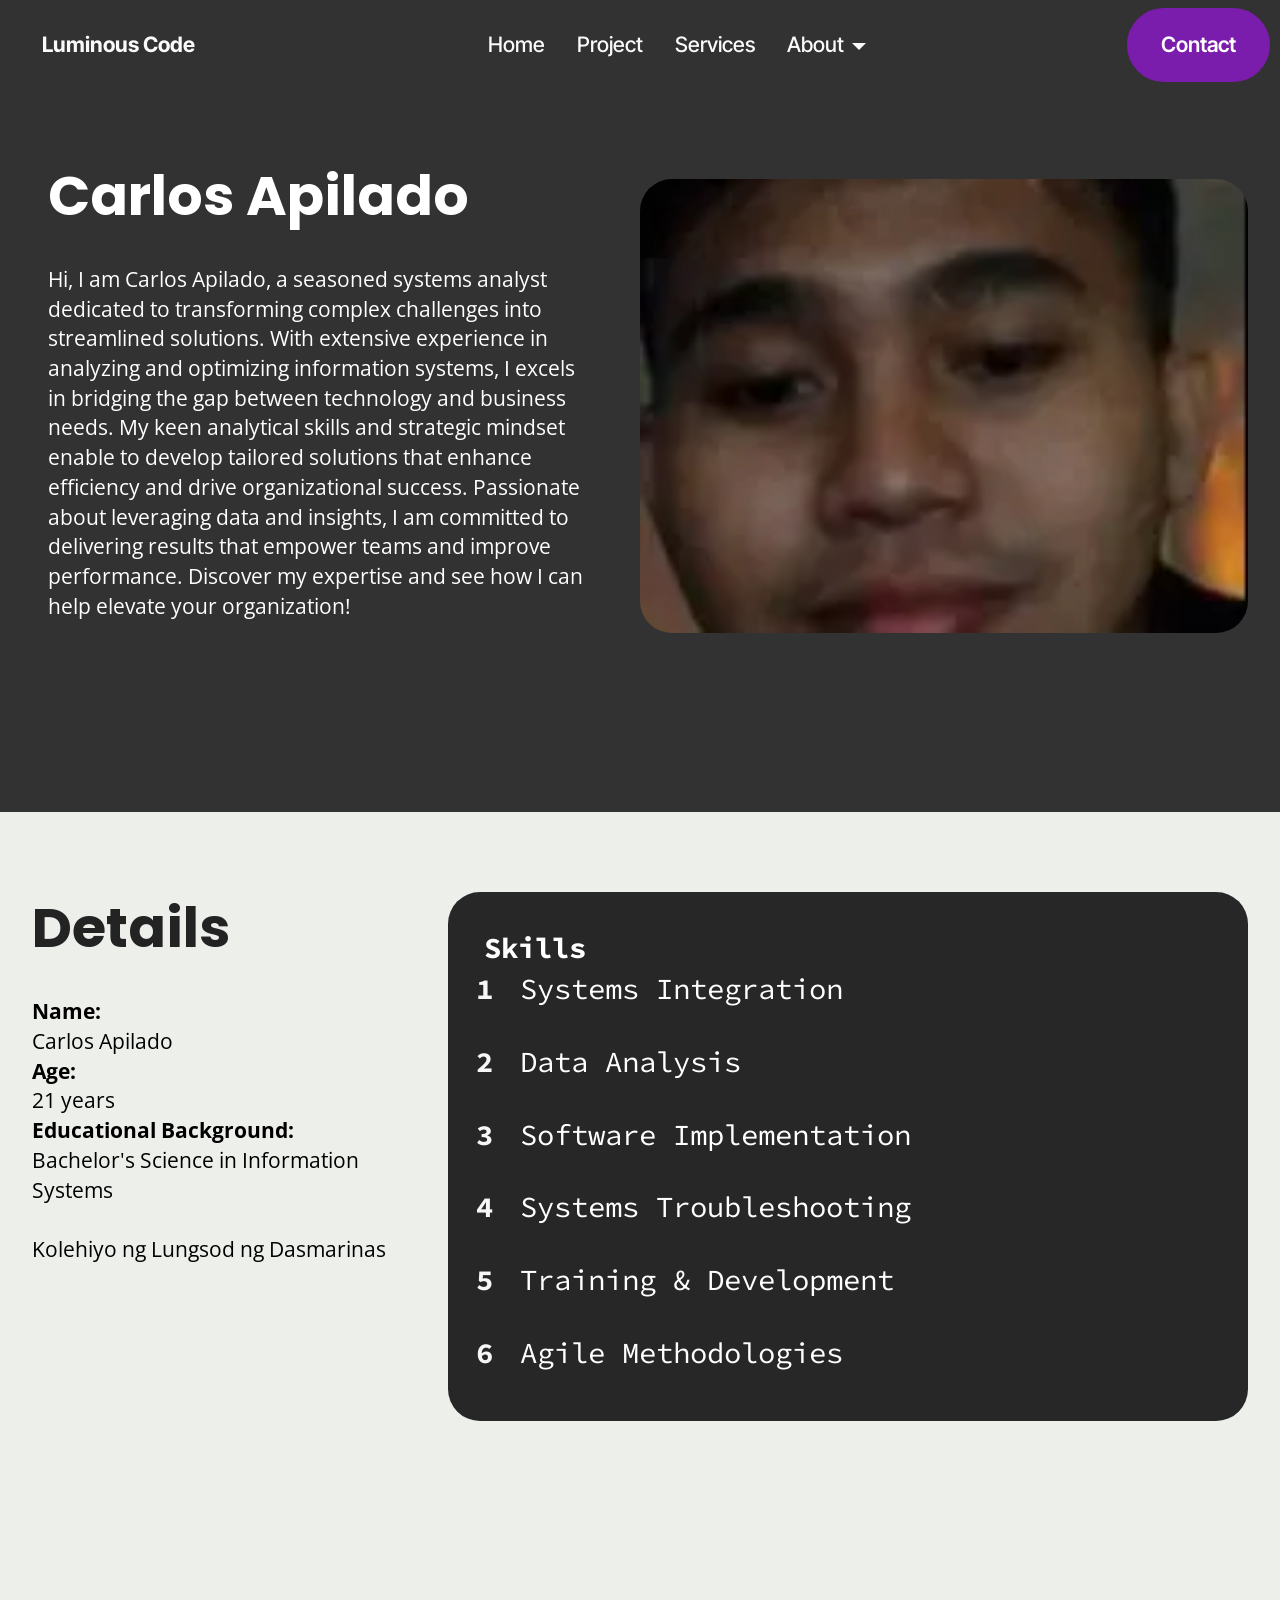
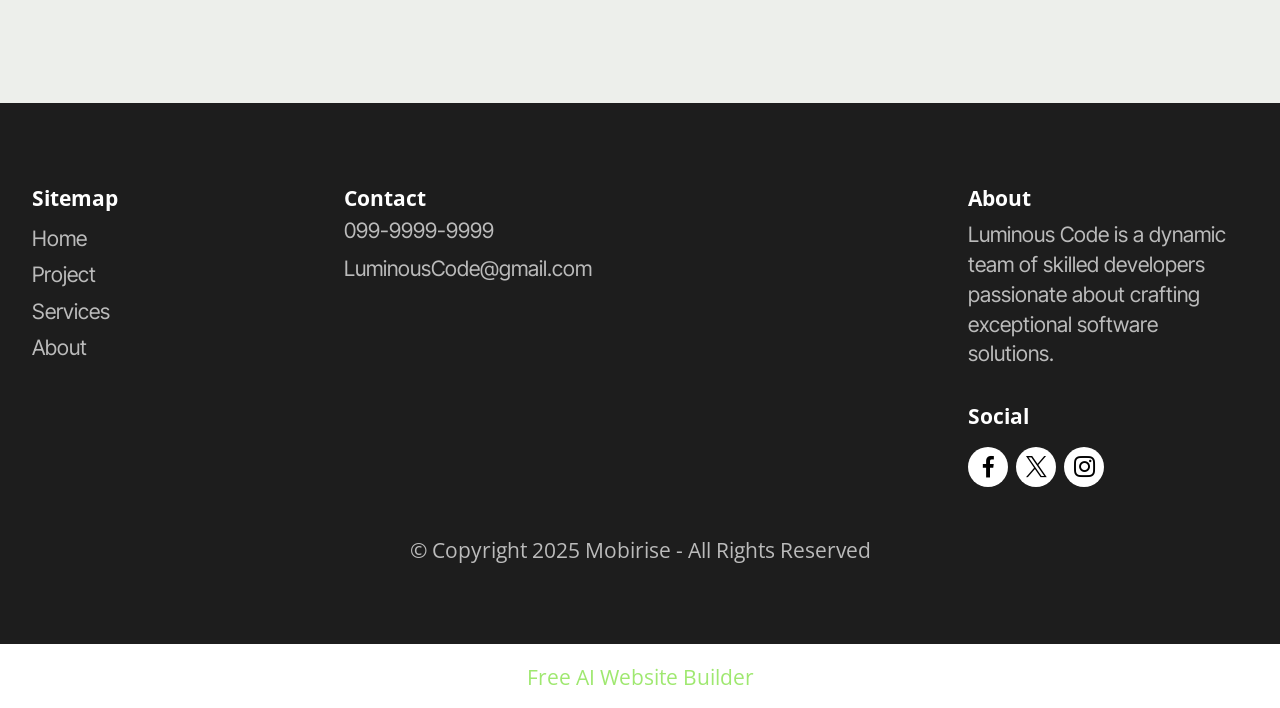
<file: page8.html>
<!DOCTYPE html>
<html  >
<head>
  <!-- Site made with Mobirise Website Builder v5.9.18, https://mobirise.com -->
  <meta charset="UTF-8">
  <meta http-equiv="X-UA-Compatible" content="IE=edge">
  <meta name="generator" content="Mobirise v5.9.18, mobirise.com">
  <meta name="viewport" content="width=device-width, initial-scale=1, minimum-scale=1">
  <link rel="shortcut icon" href="assets/images/logo.png" type="image/x-icon">
  <meta name="description" content="">
  
  
  <title>Carlos Profile</title>
  <link rel="stylesheet" href="assets/web/assets/mobirise-icons2/mobirise2.css">
  <link rel="stylesheet" href="assets/bootstrap/css/bootstrap.min.css">
  <link rel="stylesheet" href="assets/bootstrap/css/bootstrap-grid.min.css">
  <link rel="stylesheet" href="assets/bootstrap/css/bootstrap-reboot.min.css">
  <link rel="stylesheet" href="assets/dropdown/css/style.css">
  <link rel="stylesheet" href="assets/socicon/css/styles.css">
  <link rel="stylesheet" href="assets/theme/css/style.css">
  <link rel="preload" href="https://fonts.googleapis.com/css?family=Poppins:100,100i,200,200i,300,300i,400,400i,500,500i,600,600i,700,700i,800,800i,900,900i&display=swap" as="style" onload="this.onload=null;this.rel='stylesheet'">
  <noscript><link rel="stylesheet" href="https://fonts.googleapis.com/css?family=Poppins:100,100i,200,200i,300,300i,400,400i,500,500i,600,600i,700,700i,800,800i,900,900i&display=swap"></noscript>
  <link rel="preload" href="https://fonts.googleapis.com/css?family=Source+Code+Pro:200,300,400,500,600,700,800,900,200i,300i,400i,500i,600i,700i,800i,900i&display=swap" as="style" onload="this.onload=null;this.rel='stylesheet'">
  <noscript><link rel="stylesheet" href="https://fonts.googleapis.com/css?family=Source+Code+Pro:200,300,400,500,600,700,800,900,200i,300i,400i,500i,600i,700i,800i,900i&display=swap"></noscript>
  <link rel="preload" href="https://fonts.googleapis.com/css?family=Open+Sans:300,400,500,600,700,800,300i,400i,500i,600i,700i,800i&display=swap" as="style" onload="this.onload=null;this.rel='stylesheet'">
  <noscript><link rel="stylesheet" href="https://fonts.googleapis.com/css?family=Open+Sans:300,400,500,600,700,800,300i,400i,500i,600i,700i,800i&display=swap"></noscript>
  <link rel="preload" href="https://fonts.googleapis.com/css?family=Inter+Tight:100,200,300,400,500,600,700,800,900,100i,200i,300i,400i,500i,600i,700i,800i,900i&display=swap" as="style" onload="this.onload=null;this.rel='stylesheet'">
  <noscript><link rel="stylesheet" href="https://fonts.googleapis.com/css?family=Inter+Tight:100,200,300,400,500,600,700,800,900,100i,200i,300i,400i,500i,600i,700i,800i,900i&display=swap"></noscript>
  <link rel="preload" as="style" href="assets/mobirise/css/mbr-additional.css?v=oqeq5e"><link rel="stylesheet" href="assets/mobirise/css/mbr-additional.css?v=oqeq5e" type="text/css">

  
  
  
</head>
<body>
  
  <section data-bs-version="5.1" class="menu menu6 cid-upUWt7AyWB" once="menu" id="menu06-1y">
	

	<nav class="navbar navbar-dropdown opacityScroll navbar-fixed-top navbar-expand-lg">
		<div class="container">
			<div class="navbar-brand">
				
				<span class="navbar-caption-wrap"><a class="navbar-caption text-white text-primary display-4" href="index.html">Luminous Code</a></span>
			</div>
			<button class="navbar-toggler" type="button" data-toggle="collapse" data-bs-toggle="collapse" data-target="#navbarSupportedContent" data-bs-target="#navbarSupportedContent" aria-controls="navbarNavAltMarkup" aria-expanded="false" aria-label="Toggle navigation">
				<div class="hamburger">
					<span></span>
					<span></span>
					<span></span>
					<span></span>
				</div>
			</button>
			<div class="collapse navbar-collapse opacityScroll" id="navbarSupportedContent">
				<ul class="navbar-nav nav-dropdown" data-app-modern-menu="true"><li class="nav-item">
						<a class="nav-link link text-white text-primary display-4" href="index.html">Home</a>
					</li><li class="nav-item"><a class="nav-link link text-white text-primary display-4" href="index.html#slider4-5">Project</a></li><li class="nav-item">
						<a class="nav-link link text-white text-primary display-4" href="index.html#people01-m" aria-expanded="false">Services</a>
					</li><li class="nav-item dropdown"><a class="nav-link link text-white text-primary dropdown-toggle display-4" href="page1.html" data-toggle="dropdown-submenu" data-bs-toggle="dropdown" data-bs-auto-close="outside" aria-expanded="false">About</a><div class="dropdown-menu" aria-labelledby="dropdown-684"><a class="text-white text-primary dropdown-item show display-4" href="page4.html" aria-expanded="false">Justin Domanais<br></a><a class="text-white text-primary show dropdown-item display-4" href="page6.html">Aldrin Maroto<br></a><a class="text-white text-primary show dropdown-item display-4" href="page8.html" aria-expanded="false">Carlos John Apilado</a><a class="text-white text-primary show dropdown-item display-4" href="page5.html">Ronel Armero</a><a class="text-white text-primary show dropdown-item display-4" href="page7.html">Randolph Gucan</a><a class="text-white text-primary show dropdown-item display-4" href="page1.html">All</a></div></li></ul>
				
				<div class="navbar-buttons mbr-section-btn"><a class="btn btn-danger display-4" href="page2.html">Contact</a></div>
			</div>
		</div>
	</nav>
</section>

<section data-bs-version="5.1" class="features12 cid-upUWt7Vhx3" id="features12-1z">

    

    
    
    <div class="container">
        <div class="m-0 row align-items-center">
            <div class="col-12 col-lg">
                <div class="card-wrapper">
                    <div class="card-box">
                        <h4 class="card-title mbr-fonts-style mb-4 display-2"><strong>Carlos Apilado</strong></h4>
                        <p class="mbr-text mbr-fonts-style mb-4 display-7">Hi, I am Carlos Apilado, a seasoned systems analyst dedicated to transforming complex challenges into streamlined solutions. With extensive experience in analyzing and optimizing information systems, I excels in bridging the gap between technology and business needs. My keen analytical skills and strategic mindset enable to develop tailored solutions that enhance efficiency and drive organizational success. Passionate about leveraging data and insights, I am committed to delivering results that empower teams and improve performance. Discover my expertise and see how I can help elevate your organization!<br></p>
                        <div class="mbr-text mbr-fonts-style counter-container display-7"></div>
                        
                    </div>
                </div>
            </div>
            <div class="p-0 col-12 col-lg-6 md-pb">
                <div class="image-wrapper">
                    <img src="assets/images/apilado-3-200x200.webp" alt="Mobirise Website Builder">
                </div>
            </div>
        </div>
    </div>
</section>

<section data-bs-version="5.1" class="article22 cid-upUWt8bNo3" id="article22-20">
  
  
  
  <div class="container">
    <div class="row justify-content-center">
      <div class="col-lg-4">
        <div class="col-12 col-md-12">
          <h5 class="mbr-section-title mbr-fonts-style mt-0 mb-4 display-2">
            <strong>Details</strong></h5>
          <h6 class="mbr-section-subtitle mbr-fonts-style mt-0 mb-4 display-7"><strong>
            Name:</strong><br>Carlos Apilado<br><strong>Age:<br></strong>21 years<br><strong>Educational Background:</strong><br>Bachelor's Science in Information Systems<br><br>Kolehiyo ng Lungsod ng Dasmarinas<br><br><br><br><br><br><br><br><br><br><br><br></h6>
          
        </div>
      </div>

      <div class="col-lg-8 side-features">
        <div class="item-wrapper align-left">
          <div class="counter-container mbr-text mbr-fonts-style display-5">
            <div><strong>Skills</strong></div><ol>
              <li>Systems Integration</li><li>Data Analysis</li><li>Software Implementation</li><li>Systems Troubleshooting</li><li>Training &amp; Development</li><li>Agile Methodologies</li>
            </ol>
          </div>
        </div>




      </div>
    </div>
  </div>
</section>

<section data-bs-version="5.1" class="footer1 cid-upUWt8tc1b" once="footers" id="footer1-21">

    

    
    
    <div class="container">
        <div class="row mbr-white">
            <div class="col-12 col-md-6 col-lg-3">
                <h5 class="mbr-section-subtitle mbr-fonts-style mb-2 display-7">
                    <strong>Sitemap</strong></h5>
                <ul class="list mbr-fonts-style display-4">
                    <li class="mbr-text item-wrap">Home</li><li class="mbr-text item-wrap">Project</li><li class="mbr-text item-wrap">Services</li><li class="mbr-text item-wrap">About</li>
                </ul>
            </div>
            <div class="col-12 col-md-6 col-lg-3">
                <h5 class="mbr-section-subtitle mbr-fonts-style mb-2 display-7"><strong>Contact</strong></h5>
                <ul class="list mbr-fonts-style display-4"><p>099-9999-9999</p><p>LuminousCode@gmail.com</p></ul>
            </div>
            <div class="col-12 col-md-6 col-lg-3">
                <h5 class="mbr-section-subtitle mbr-fonts-style mb-2 display-7"></h5>
                <ul class="list mbr-fonts-style display-4"></ul>
            </div>
            <div class="col-12 col-md-6 col-lg-3">
                <h5 class="mbr-section-subtitle mbr-fonts-style mb-2 display-7">
                    <strong>About</strong>
                </h5>
                <p class="mbr-text mbr-fonts-style mb-4 display-4">
                    Luminous Code is a dynamic team of skilled developers passionate about crafting exceptional software solutions.</p>
                <h5 class="mbr-section-subtitle mbr-fonts-style mb-3 display-7">
                    <strong>Social</strong>
                </h5>
                <div class="social-row display-7">
                    <div class="soc-item">
                        <a href="https://twitter.com/mobirise" target="_blank">
                            <span class="mbr-iconfont socicon socicon-facebook"></span>
                        </a>
                    </div>
                    <div class="soc-item">
                        <a href="https://twitter.com/mobirise" target="_blank">
                            <span class="mbr-iconfont socicon socicon-twitter"></span>
                        </a>
                    </div>
                    <div class="soc-item">
                        <a href="https://twitter.com/mobirise" target="_blank">
                            <span class="mbr-iconfont socicon socicon-instagram"></span>
                        </a>
                    </div>
                    
                </div>
            </div>
            <div class="col-12 mt-4">
                <p class="mbr-text mb-0 mbr-fonts-style copyright align-center display-7">
                    © Copyright 2025 Mobirise - All Rights Reserved
                </p>
            </div>
        </div>
    </div>
</section><section class="display-7" style="padding: 0;align-items: center;justify-content: center;flex-wrap: wrap;    align-content: center;display: flex;position: relative;height: 4rem;"><a href="https://mobiri.se/3406761" style="flex: 1 1;height: 4rem;position: absolute;width: 100%;z-index: 1;"><img alt="" style="height: 4rem;" src="[data-uri]"></a><p style="margin: 0;text-align: center;" class="display-7">&#8204;</p><a style="z-index:1" href="https://mobirise.com/builder/ai-website-builder.html">Free AI Website Builder</a></section><script src="assets/bootstrap/js/bootstrap.bundle.min.js"></script>  <script src="assets/smoothscroll/smooth-scroll.js"></script>  <script src="assets/ytplayer/index.js"></script>  <script src="assets/dropdown/js/navbar-dropdown.js"></script>  <script src="assets/theme/js/script.js"></script>  
  
  
</body>
</html>
</file>
<file: assets/web/assets/mobirise-icons2/mobirise2.css>
@font-face {
  font-family: 'Moririse2';
  font-display: swap;
  src:  url('mobirise2.eot?f2bix4');
  src:  url('mobirise2.eot?f2bix4#iefix') format('embedded-opentype'),
    url('mobirise2.ttf?f2bix4') format('truetype'),
    url('mobirise2.woff?f2bix4') format('woff'),
    url('mobirise2.svg?f2bix4#mobirise2') format('svg');
  font-weight: normal;
  font-style: normal;
}

[class^="mobi-"], [class*=" mobi-"] {
  /* use !important to prevent issues with browser extensions that change fonts */
  font-family: 'Moririse2' !important;
  speak: none;
  font-style: normal;
  font-weight: normal;
  font-variant: normal;
  text-transform: none;
  line-height: 1;

  /* Better Font Rendering =========== */
  -webkit-font-smoothing: antialiased;
  -moz-osx-font-smoothing: grayscale;
}

.mobi-mbri-add-submenu:before {
  content: "\e900";
}
.mobi-mbri-alert:before {
  content: "\e901";
}
.mobi-mbri-align-center:before {
  content: "\e902";
}
.mobi-mbri-align-justify:before {
  content: "\e903";
}
.mobi-mbri-align-left:before {
  content: "\e904";
}
.mobi-mbri-align-right:before {
  content: "\e905";
}
.mobi-mbri-android:before {
  content: "\e906";
}
.mobi-mbri-apple:before {
  content: "\e907";
}
.mobi-mbri-arrow-down:before {
  content: "\e908";
}
.mobi-mbri-arrow-next:before {
  content: "\e909";
}
.mobi-mbri-arrow-prev:before {
  content: "\e90a";
}
.mobi-mbri-arrow-up:before {
  content: "\e90b";
}
.mobi-mbri-bold:before {
  content: "\e90c";
}
.mobi-mbri-bookmark:before {
  content: "\e90d";
}
.mobi-mbri-bootstrap:before {
  content: "\e90e";
}
.mobi-mbri-briefcase:before {
  content: "\e90f";
}
.mobi-mbri-browse:before {
  content: "\e910";
}
.mobi-mbri-bulleted-list:before {
  content: "\e911";
}
.mobi-mbri-calendar:before {
  content: "\e912";
}
.mobi-mbri-camera:before {
  content: "\e913";
}
.mobi-mbri-cart-add:before {
  content: "\e914";
}
.mobi-mbri-cart-full:before {
  content: "\e915";
}
.mobi-mbri-cash:before {
  content: "\e916";
}
.mobi-mbri-change-style:before {
  content: "\e917";
}
.mobi-mbri-chat:before {
  content: "\e918";
}
.mobi-mbri-clock:before {
  content: "\e919";
}
.mobi-mbri-close:before {
  content: "\e91a";
}
.mobi-mbri-cloud:before {
  content: "\e91b";
}
.mobi-mbri-code:before {
  content: "\e91c";
}
.mobi-mbri-contact-form:before {
  content: "\e91d";
}
.mobi-mbri-credit-card:before {
  content: "\e91e";
}
.mobi-mbri-cursor-click:before {
  content: "\e91f";
}
.mobi-mbri-cust-feedback:before {
  content: "\e920";
}
.mobi-mbri-database:before {
  content: "\e921";
}
.mobi-mbri-delivery:before {
  content: "\e922";
}
.mobi-mbri-desktop:before {
  content: "\e923";
}
.mobi-mbri-devices:before {
  content: "\e924";
}
.mobi-mbri-down:before {
  content: "\e925";
}
.mobi-mbri-download-2:before {
  content: "\e926";
}
.mobi-mbri-download:before {
  content: "\e927";
}
.mobi-mbri-drag-n-drop-2:before {
  content: "\e928";
}
.mobi-mbri-drag-n-drop:before {
  content: "\e929";
}
.mobi-mbri-edit-2:before {
  content: "\e92a";
}
.mobi-mbri-edit:before {
  content: "\e92b";
}
.mobi-mbri-error:before {
  content: "\e92c";
}
.mobi-mbri-extension:before {
  content: "\e92d";
}
.mobi-mbri-features:before {
  content: "\e92e";
}
.mobi-mbri-file:before {
  content: "\e92f";
}
.mobi-mbri-flag:before {
  content: "\e930";
}
.mobi-mbri-folder:before {
  content: "\e931";
}
.mobi-mbri-gift:before {
  content: "\e932";
}
.mobi-mbri-github:before {
  content: "\e933";
}
.mobi-mbri-globe-2:before {
  content: "\e934";
}
.mobi-mbri-globe:before {
  content: "\e935";
}
.mobi-mbri-growing-chart:before {
  content: "\e936";
}
.mobi-mbri-hearth:before {
  content: "\e937";
}
.mobi-mbri-help:before {
  content: "\e938";
}
.mobi-mbri-home:before {
  content: "\e939";
}
.mobi-mbri-hot-cup:before {
  content: "\e93a";
}
.mobi-mbri-idea:before {
  content: "\e93b";
}
.mobi-mbri-image-gallery:before {
  content: "\e93c";
}
.mobi-mbri-image-slider:before {
  content: "\e93d";
}
.mobi-mbri-info:before {
  content: "\e93e";
}
.mobi-mbri-italic:before {
  content: "\e93f";
}
.mobi-mbri-key:before {
  content: "\e940";
}
.mobi-mbri-laptop:before {
  content: "\e941";
}
.mobi-mbri-layers:before {
  content: "\e942";
}
.mobi-mbri-left-right:before {
  content: "\e943";
}
.mobi-mbri-left:before {
  content: "\e944";
}
.mobi-mbri-letter:before {
  content: "\e945";
}
.mobi-mbri-like:before {
  content: "\e946";
}
.mobi-mbri-link:before {
  content: "\e947";
}
.mobi-mbri-lock:before {
  content: "\e948";
}
.mobi-mbri-login:before {
  content: "\e949";
}
.mobi-mbri-logout:before {
  content: "\e94a";
}
.mobi-mbri-magic-stick:before {
  content: "\e94b";
}
.mobi-mbri-map-pin:before {
  content: "\e94c";
}
.mobi-mbri-menu:before {
  content: "\e94d";
}
.mobi-mbri-mobile-2:before {
  content: "\e94e";
}
.mobi-mbri-mobile-horizontal:before {
  content: "\e94f";
}
.mobi-mbri-mobile:before {
  content: "\e950";
}
.mobi-mbri-mobirise:before {
  content: "\e951";
}
.mobi-mbri-more-horizontal:before {
  content: "\e952";
}
.mobi-mbri-more-vertical:before {
  content: "\e953";
}
.mobi-mbri-music:before {
  content: "\e954";
}
.mobi-mbri-new-file:before {
  content: "\e955";
}
.mobi-mbri-numbered-list:before {
  content: "\e956";
}
.mobi-mbri-opened-folder:before {
  content: "\e957";
}
.mobi-mbri-pages:before {
  content: "\e958";
}
.mobi-mbri-paper-plane:before {
  content: "\e959";
}
.mobi-mbri-paperclip:before {
  content: "\e95a";
}
.mobi-mbri-phone:before {
  content: "\e95b";
}
.mobi-mbri-photo:before {
  content: "\e95c";
}
.mobi-mbri-photos:before {
  content: "\e95d";
}
.mobi-mbri-pin:before {
  content: "\e95e";
}
.mobi-mbri-play:before {
  content: "\e95f";
}
.mobi-mbri-plus:before {
  content: "\e960";
}
.mobi-mbri-preview:before {
  content: "\e961";
}
.mobi-mbri-print:before {
  content: "\e962";
}
.mobi-mbri-protect:before {
  content: "\e963";
}
.mobi-mbri-question:before {
  content: "\e964";
}
.mobi-mbri-quote-left:before {
  content: "\e965";
}
.mobi-mbri-quote-right:before {
  content: "\e966";
}
.mobi-mbri-redo:before {
  content: "\e967";
}
.mobi-mbri-refresh:before {
  content: "\e968";
}
.mobi-mbri-responsive-2:before {
  content: "\e969";
}
.mobi-mbri-responsive:before {
  content: "\e96a";
}
.mobi-mbri-right:before {
  content: "\e96b";
}
.mobi-mbri-rocket:before {
  content: "\e96c";
}
.mobi-mbri-sad-face:before {
  content: "\e96d";
}
.mobi-mbri-sale:before {
  content: "\e96e";
}
.mobi-mbri-save:before {
  content: "\e96f";
}
.mobi-mbri-search:before {
  content: "\e970";
}
.mobi-mbri-setting-2:before {
  content: "\e971";
}
.mobi-mbri-setting-3:before {
  content: "\e972";
}
.mobi-mbri-setting:before {
  content: "\e973";
}
.mobi-mbri-share:before {
  content: "\e974";
}
.mobi-mbri-shopping-bag:before {
  content: "\e975";
}
.mobi-mbri-shopping-basket:before {
  content: "\e976";
}
.mobi-mbri-shopping-cart:before {
  content: "\e977";
}
.mobi-mbri-sites:before {
  content: "\e978";
}
.mobi-mbri-smile-face:before {
  content: "\e979";
}
.mobi-mbri-speed:before {
  content: "\e97a";
}
.mobi-mbri-star:before {
  content: "\e97b";
}
.mobi-mbri-success:before {
  content: "\e97c";
}
.mobi-mbri-sun:before {
  content: "\e97d";
}
.mobi-mbri-sun2:before {
  content: "\e97e";
}
.mobi-mbri-tablet-vertical:before {
  content: "\e97f";
}
.mobi-mbri-tablet:before {
  content: "\e980";
}
.mobi-mbri-target:before {
  content: "\e981";
}
.mobi-mbri-timer:before {
  content: "\e982";
}
.mobi-mbri-to-ftp:before {
  content: "\e983";
}
.mobi-mbri-to-local-drive:before {
  content: "\e984";
}
.mobi-mbri-touch-swipe:before {
  content: "\e985";
}
.mobi-mbri-touch:before {
  content: "\e986";
}
.mobi-mbri-trash:before {
  content: "\e987";
}
.mobi-mbri-underline:before {
  content: "\e988";
}
.mobi-mbri-undo:before {
  content: "\e989";
}
.mobi-mbri-unlink:before {
  content: "\e98a";
}
.mobi-mbri-unlock:before {
  content: "\e98b";
}
.mobi-mbri-up-down:before {
  content: "\e98c";
}
.mobi-mbri-up:before {
  content: "\e98d";
}
.mobi-mbri-update:before {
  content: "\e98e";
}
.mobi-mbri-upload-2:before {
  content: "\e98f";
}
.mobi-mbri-upload:before {
  content: "\e990";
}
.mobi-mbri-user-2:before {
  content: "\e991";
}
.mobi-mbri-user:before {
  content: "\e992";
}
.mobi-mbri-users:before {
  content: "\e993";
}
.mobi-mbri-video-play:before {
  content: "\e994";
}
.mobi-mbri-video:before {
  content: "\e995";
}
.mobi-mbri-watch:before {
  content: "\e996";
}
.mobi-mbri-website-theme-2:before {
  content: "\e997";
}
.mobi-mbri-website-theme:before {
  content: "\e998";
}
.mobi-mbri-wifi:before {
  content: "\e999";
}
.mobi-mbri-windows:before {
  content: "\e99a";
}
.mobi-mbri-zoom-in:before {
  content: "\e99b";
}
.mobi-mbri-zoom-out:before {
  content: "\e99c";
}
</file>
<file: assets/parallax/jarallax.css>
.jarallax {
    position: relative;
    z-index: 0;
}
.jarallax > .jarallax-img {
    position: absolute;
    object-fit: cover;
    /* support for plugin https://github.com/bfred-it/object-fit-images */
    font-family: 'object-fit: cover;';
    top: 0;
    left: 0;
    width: 100%;
    height: 100%;
    z-index: -1;
}
</file>
<file: assets/dropdown/css/style.css>
.navbar-dropdown {
  left: 0;
  padding: 0;
  position: absolute;
  right: 0;
  top: 0;
  transition: all 0.45s ease;
  z-index: 1030;
  background: #282828; }
  .navbar-dropdown .navbar-logo {
    margin-right: 0.8rem;
    transition: margin 0.3s ease-in-out;
    vertical-align: middle; }
    .navbar-dropdown .navbar-logo img {
      height: 3.125rem;
      transition: all 0.3s ease-in-out; }
    .navbar-dropdown .navbar-logo.mbr-iconfont {
      font-size: 3.125rem;
      line-height: 3.125rem; }
  .navbar-dropdown .navbar-caption {
    font-weight: 700;
    white-space: normal;
    vertical-align: -4px;
    line-height: 3.125rem !important; }
    .navbar-dropdown .navbar-caption, .navbar-dropdown .navbar-caption:hover {
      color: inherit;
      text-decoration: none; }
  .navbar-dropdown .mbr-iconfont + .navbar-caption {
    vertical-align: -1px; }
  .navbar-dropdown.navbar-fixed-top {
    position: fixed; }
  .navbar-dropdown .navbar-brand span {
    vertical-align: -4px; }
  .navbar-dropdown.bg-color.transparent {
    background: none; }
  .navbar-dropdown.navbar-short .navbar-brand {
    padding: 0.625rem 0; }
    .navbar-dropdown.navbar-short .navbar-brand span {
      vertical-align: -1px; }
  .navbar-dropdown.navbar-short .navbar-caption {
    line-height: 2.375rem !important;
    vertical-align: -2px; }
  .navbar-dropdown.navbar-short .navbar-logo {
    margin-right: 0.5rem; }
    .navbar-dropdown.navbar-short .navbar-logo img {
      height: 2.375rem; }
    .navbar-dropdown.navbar-short .navbar-logo.mbr-iconfont {
      font-size: 2.375rem;
      line-height: 2.375rem; }
  .navbar-dropdown.navbar-short .mbr-table-cell {
    height: 3.625rem; }
  .navbar-dropdown .navbar-close {
    left: 0.6875rem;
    position: fixed;
    top: 0.75rem;
    z-index: 1000; }
  .navbar-dropdown .hamburger-icon {
    content: "";
    display: inline-block;
    vertical-align: middle;
    width: 16px;
    -webkit-box-shadow: 0 -6px 0 1px #282828,0 0 0 1px #282828,0 6px 0 1px #282828;
    -moz-box-shadow: 0 -6px 0 1px #282828,0 0 0 1px #282828,0 6px 0 1px #282828;
    box-shadow: 0 -6px 0 1px #282828,0 0 0 1px #282828,0 6px 0 1px #282828; }

.dropdown-menu .dropdown-toggle[data-toggle="dropdown-submenu"]::after {
  border-bottom: 0.35em solid transparent;
  border-left: 0.35em solid;
  border-right: 0;
  border-top: 0.35em solid transparent;
  margin-left: 0.3rem; }

.dropdown-menu .dropdown-item:focus {
  outline: 0; }

.nav-dropdown {
  font-size: 0.75rem;
  font-weight: 500;
  height: auto !important; }
  .nav-dropdown .nav-btn {
    padding-left: 1rem; }
  .nav-dropdown .link {
    margin: .667em 1.667em;
    font-weight: 500;
    padding: 0;
    transition: color .2s ease-in-out; }
    .nav-dropdown .link.dropdown-toggle {
      margin-right: 2.583em; }
      .nav-dropdown .link.dropdown-toggle::after {
        margin-left: .25rem;
        border-top: 0.35em solid;
        border-right: 0.35em solid transparent;
        border-left: 0.35em solid transparent;
        border-bottom: 0; }
      .nav-dropdown .link.dropdown-toggle[aria-expanded="true"] {
        margin: 0;
        padding: 0.667em 3.263em  0.667em 1.667em; }
  .nav-dropdown .link::after,
  .nav-dropdown .dropdown-item::after {
    color: inherit; }
  .nav-dropdown .btn {
    font-size: 0.75rem;
    font-weight: 700;
    letter-spacing: 0;
    margin-bottom: 0;
    padding-left: 1.25rem;
    padding-right: 1.25rem; }
  .nav-dropdown .dropdown-menu {
    border-radius: 0;
    border: 0;
    left: 0;
    margin: 0;
    padding-bottom: 1.25rem;
    padding-top: 1.25rem;
    position: relative; }
  .nav-dropdown .dropdown-submenu {
    margin-left: 0.125rem;
    top: 0; }
  .nav-dropdown .dropdown-item {
    font-weight: 500;
    line-height: 2;
    padding: 0.3846em 4.615em 0.3846em 1.5385em;
    position: relative;
    transition: color .2s ease-in-out, background-color .2s ease-in-out; }
    .nav-dropdown .dropdown-item::after {
      margin-top: -0.3077em;
      position: absolute;
      right: 1.1538em;
      top: 50%; }
    .nav-dropdown .dropdown-item:focus, .nav-dropdown .dropdown-item:hover {
      background: none; }

@media (max-width: 767px) {
  .nav-dropdown.navbar-toggleable-sm {
    bottom: 0;
    display: none;
    left: 0;
    overflow-x: hidden;
    position: fixed;
    top: 0;
    transform: translateX(-100%);
    -ms-transform: translateX(-100%);
    -webkit-transform: translateX(-100%);
    width: 18.75rem;
    z-index: 999; } }
.nav-dropdown.navbar-toggleable-xl {
  bottom: 0;
  display: none;
  left: 0;
  overflow-x: hidden;
  position: fixed;
  top: 0;
  transform: translateX(-100%);
  -ms-transform: translateX(-100%);
  -webkit-transform: translateX(-100%);
  width: 18.75rem;
  z-index: 999; }

.nav-dropdown-sm {
  display: block !important;
  overflow-x: hidden;
  overflow: auto;
  padding-top: 3.875rem; }
  .nav-dropdown-sm::after {
    content: "";
    display: block;
    height: 3rem;
    width: 100%; }
  .nav-dropdown-sm.collapse.in ~ .navbar-close {
    display: block !important; }
  .nav-dropdown-sm.collapsing, .nav-dropdown-sm.collapse.in {
    transform: translateX(0);
    -ms-transform: translateX(0);
    -webkit-transform: translateX(0);
    transition: all 0.25s ease-out;
    -webkit-transition: all 0.25s ease-out;
    background: #282828; }
  .nav-dropdown-sm.collapsing[aria-expanded="false"] {
    transform: translateX(-100%);
    -ms-transform: translateX(-100%);
    -webkit-transform: translateX(-100%); }
  .nav-dropdown-sm .nav-item {
    display: block;
    margin-left: 0 !important;
    padding-left: 0; }
  .nav-dropdown-sm .link,
  .nav-dropdown-sm .dropdown-item {
    border-top: 1px dotted rgba(255, 255, 255, 0.1);
    font-size: 0.8125rem;
    line-height: 1.6;
    margin: 0 !important;
    padding: 0.875rem 2.4rem 0.875rem 1.5625rem !important;
    position: relative;
    white-space: normal; }
    .nav-dropdown-sm .link:focus, .nav-dropdown-sm .link:hover,
    .nav-dropdown-sm .dropdown-item:focus,
    .nav-dropdown-sm .dropdown-item:hover {
      background: rgba(0, 0, 0, 0.2) !important;
      color: #c0a375; }
  .nav-dropdown-sm .nav-btn {
    position: relative;
    padding: 1.5625rem 1.5625rem 0 1.5625rem; }
    .nav-dropdown-sm .nav-btn::before {
      border-top: 1px dotted rgba(255, 255, 255, 0.1);
      content: "";
      left: 0;
      position: absolute;
      top: 0;
      width: 100%; }
    .nav-dropdown-sm .nav-btn + .nav-btn {
      padding-top: 0.625rem; }
      .nav-dropdown-sm .nav-btn + .nav-btn::before {
        display: none; }
  .nav-dropdown-sm .btn {
    padding: 0.625rem 0; }
  .nav-dropdown-sm .dropdown-toggle[data-toggle="dropdown-submenu"]::after {
    margin-left: .25rem;
    border-top: 0.35em solid;
    border-right: 0.35em solid transparent;
    border-left: 0.35em solid transparent;
    border-bottom: 0; }
  .nav-dropdown-sm .dropdown-toggle[data-toggle="dropdown-submenu"][aria-expanded="true"]::after {
    border-top: 0;
    border-right: 0.35em solid transparent;
    border-left: 0.35em solid transparent;
    border-bottom: 0.35em solid; }
  .nav-dropdown-sm .dropdown-menu {
    margin: 0;
    padding: 0;
    position: relative;
    top: 0;
    left: 0;
    width: 100%;
    border: 0;
    float: none;
    border-radius: 0;
    background: none; }
  .nav-dropdown-sm .dropdown-submenu {
    left: 100%;
    margin-left: 0.125rem;
    margin-top: -1.25rem;
    top: 0; }

.navbar-toggleable-sm .nav-dropdown .dropdown-menu {
  position: absolute; }

.navbar-toggleable-sm .nav-dropdown .dropdown-submenu {
  left: 100%;
  margin-left: 0.125rem;
  margin-top: -1.25rem;
  top: 0; }

.navbar-toggleable-sm.opened .nav-dropdown .dropdown-menu {
  position: relative; }

.navbar-toggleable-sm.opened .nav-dropdown .dropdown-submenu {
  left: 0;
  margin-left: 00rem;
  margin-top: 0rem;
  top: 0; }

.is-builder .nav-dropdown.collapsing {
  transition: none !important; }
</file>
<file: assets/socicon/css/styles.css>
@charset "UTF-8";

@font-face {
  font-family: 'Socicon';
  src:  url('../fonts/socicon.eot');
  src:  url('../fonts/socicon.eot?#iefix') format('embedded-opentype'),
    url('../fonts/socicon.woff2') format('woff2'),
    url('../fonts/socicon.ttf') format('truetype'),
    url('../fonts/socicon.woff') format('woff'),
    url('../fonts/socicon.svg#socicon') format('svg');
  font-weight: normal;
  font-style: normal;
  font-display: swap;
}

[data-icon]:before {
  font-family: "socicon" !important;
  content: attr(data-icon);
  font-style: normal !important;
  font-weight: normal !important;
  font-variant: normal !important;
  text-transform: none !important;
  speak: none;
  line-height: 1;
  -webkit-font-smoothing: antialiased;
  -moz-osx-font-smoothing: grayscale;
}

[class^="socicon-"], [class*=" socicon-"] {
  /* use !important to prevent issues with browser extensions that change fonts */
  font-family: 'Socicon' !important;
  speak: none;
  font-style: normal;
  font-weight: normal;
  font-variant: normal;
  text-transform: none;
  line-height: 1;

  /* Better Font Rendering =========== */
  -webkit-font-smoothing: antialiased;
  -moz-osx-font-smoothing: grayscale;
}

.socicon-500px:before {
  content: "\e000";
}
.socicon-8tracks:before {
  content: "\e001";
}
.socicon-airbnb:before {
  content: "\e002";
}
.socicon-alliance:before {
  content: "\e003";
}
.socicon-amazon:before {
  content: "\e004";
}
.socicon-amplement:before {
  content: "\e005";
}
.socicon-android:before {
  content: "\e006";
}
.socicon-angellist:before {
  content: "\e007";
}
.socicon-apple:before {
  content: "\e008";
}
.socicon-appnet:before {
  content: "\e009";
}
.socicon-baidu:before {
  content: "\e00a";
}
.socicon-bandcamp:before {
  content: "\e00b";
}
.socicon-battlenet:before {
  content: "\e00c";
}
.socicon-mixer:before {
  content: "\e00d";
}
.socicon-bebee:before {
  content: "\e00e";
}
.socicon-bebo:before {
  content: "\e00f";
}
.socicon-behance:before {
  content: "\e010";
}
.socicon-blizzard:before {
  content: "\e011";
}
.socicon-blogger:before {
  content: "\e012";
}
.socicon-buffer:before {
  content: "\e013";
}
.socicon-chrome:before {
  content: "\e014";
}
.socicon-coderwall:before {
  content: "\e015";
}
.socicon-curse:before {
  content: "\e016";
}
.socicon-dailymotion:before {
  content: "\e017";
}
.socicon-deezer:before {
  content: "\e018";
}
.socicon-delicious:before {
  content: "\e019";
}
.socicon-deviantart:before {
  content: "\e01a";
}
.socicon-diablo:before {
  content: "\e01b";
}
.socicon-digg:before {
  content: "\e01c";
}
.socicon-discord:before {
  content: "\e01d";
}
.socicon-disqus:before {
  content: "\e01e";
}
.socicon-douban:before {
  content: "\e01f";
}
.socicon-draugiem:before {
  content: "\e020";
}
.socicon-dribbble:before {
  content: "\e021";
}
.socicon-drupal:before {
  content: "\e022";
}
.socicon-ebay:before {
  content: "\e023";
}
.socicon-ello:before {
  content: "\e024";
}
.socicon-endomodo:before {
  content: "\e025";
}
.socicon-envato:before {
  content: "\e026";
}
.socicon-etsy:before {
  content: "\e027";
}
.socicon-facebook:before {
  content: "\e028";
}
.socicon-feedburner:before {
  content: "\e029";
}
.socicon-filmweb:before {
  content: "\e02a";
}
.socicon-firefox:before {
  content: "\e02b";
}
.socicon-flattr:before {
  content: "\e02c";
}
.socicon-flickr:before {
  content: "\e02d";
}
.socicon-formulr:before {
  content: "\e02e";
}
.socicon-forrst:before {
  content: "\e02f";
}
.socicon-foursquare:before {
  content: "\e030";
}
.socicon-friendfeed:before {
  content: "\e031";
}
.socicon-github:before {
  content: "\e032";
}
.socicon-goodreads:before {
  content: "\e033";
}
.socicon-google:before {
  content: "\e034";
}
.socicon-googlescholar:before {
  content: "\e035";
}
.socicon-googlegroups:before {
  content: "\e036";
}
.socicon-googlephotos:before {
  content: "\e037";
}
.socicon-googleplus:before {
  content: "\e038";
}
.socicon-grooveshark:before {
  content: "\e039";
}
.socicon-hackerrank:before {
  content: "\e03a";
}
.socicon-hearthstone:before {
  content: "\e03b";
}
.socicon-hellocoton:before {
  content: "\e03c";
}
.socicon-heroes:before {
  content: "\e03d";
}
.socicon-smashcast:before {
  content: "\e03e";
}
.socicon-horde:before {
  content: "\e03f";
}
.socicon-houzz:before {
  content: "\e040";
}
.socicon-icq:before {
  content: "\e041";
}
.socicon-identica:before {
  content: "\e042";
}
.socicon-imdb:before {
  content: "\e043";
}
.socicon-instagram:before {
  content: "\e044";
}
.socicon-issuu:before {
  content: "\e045";
}
.socicon-istock:before {
  content: "\e046";
}
.socicon-itunes:before {
  content: "\e047";
}
.socicon-keybase:before {
  content: "\e048";
}
.socicon-lanyrd:before {
  content: "\e049";
}
.socicon-lastfm:before {
  content: "\e04a";
}
.socicon-line:before {
  content: "\e04b";
}
.socicon-linkedin:before {
  content: "\e04c";
}
.socicon-livejournal:before {
  content: "\e04d";
}
.socicon-lyft:before {
  content: "\e04e";
}
.socicon-macos:before {
  content: "\e04f";
}
.socicon-mail:before {
  content: "\e050";
}
.socicon-medium:before {
  content: "\e051";
}
.socicon-meetup:before {
  content: "\e052";
}
.socicon-mixcloud:before {
  content: "\e053";
}
.socicon-modelmayhem:before {
  content: "\e054";
}
.socicon-mumble:before {
  content: "\e055";
}
.socicon-myspace:before {
  content: "\e056";
}
.socicon-newsvine:before {
  content: "\e057";
}
.socicon-nintendo:before {
  content: "\e058";
}
.socicon-npm:before {
  content: "\e059";
}
.socicon-odnoklassniki:before {
  content: "\e05a";
}
.socicon-openid:before {
  content: "\e05b";
}
.socicon-opera:before {
  content: "\e05c";
}
.socicon-outlook:before {
  content: "\e05d";
}
.socicon-overwatch:before {
  content: "\e05e";
}
.socicon-patreon:before {
  content: "\e05f";
}
.socicon-paypal:before {
  content: "\e060";
}
.socicon-periscope:before {
  content: "\e061";
}
.socicon-persona:before {
  content: "\e062";
}
.socicon-pinterest:before {
  content: "\e063";
}
.socicon-play:before {
  content: "\e064";
}
.socicon-player:before {
  content: "\e065";
}
.socicon-playstation:before {
  content: "\e066";
}
.socicon-pocket:before {
  content: "\e067";
}
.socicon-qq:before {
  content: "\e068";
}
.socicon-quora:before {
  content: "\e069";
}
.socicon-raidcall:before {
  content: "\e06a";
}
.socicon-ravelry:before {
  content: "\e06b";
}
.socicon-reddit:before {
  content: "\e06c";
}
.socicon-renren:before {
  content: "\e06d";
}
.socicon-researchgate:before {
  content: "\e06e";
}
.socicon-residentadvisor:before {
  content: "\e06f";
}
.socicon-reverbnation:before {
  content: "\e070";
}
.socicon-rss:before {
  content: "\e071";
}
.socicon-sharethis:before {
  content: "\e072";
}
.socicon-skype:before {
  content: "\e073";
}
.socicon-slideshare:before {
  content: "\e074";
}
.socicon-smugmug:before {
  content: "\e075";
}
.socicon-snapchat:before {
  content: "\e076";
}
.socicon-songkick:before {
  content: "\e077";
}
.socicon-soundcloud:before {
  content: "\e078";
}
.socicon-spotify:before {
  content: "\e079";
}
.socicon-stackexchange:before {
  content: "\e07a";
}
.socicon-stackoverflow:before {
  content: "\e07b";
}
.socicon-starcraft:before {
  content: "\e07c";
}
.socicon-stayfriends:before {
  content: "\e07d";
}
.socicon-steam:before {
  content: "\e07e";
}
.socicon-storehouse:before {
  content: "\e07f";
}
.socicon-strava:before {
  content: "\e080";
}
.socicon-streamjar:before {
  content: "\e081";
}
.socicon-stumbleupon:before {
  content: "\e082";
}
.socicon-swarm:before {
  content: "\e083";
}
.socicon-teamspeak:before {
  content: "\e084";
}
.socicon-teamviewer:before {
  content: "\e085";
}
.socicon-technorati:before {
  content: "\e086";
}
.socicon-telegram:before {
  content: "\e087";
}
.socicon-tripadvisor:before {
  content: "\e088";
}
.socicon-tripit:before {
  content: "\e089";
}
.socicon-triplej:before {
  content: "\e08a";
}
.socicon-tumblr:before {
  content: "\e08b";
}
.socicon-twitch:before {
  content: "\e08c";
}
.socicon-twitter:before {
  content: "\e08d";
}
.socicon-uber:before {
  content: "\e08e";
}
.socicon-ventrilo:before {
  content: "\e08f";
}
.socicon-viadeo:before {
  content: "\e090";
}
.socicon-viber:before {
  content: "\e091";
}
.socicon-viewbug:before {
  content: "\e092";
}
.socicon-vimeo:before {
  content: "\e093";
}
.socicon-vine:before {
  content: "\e094";
}
.socicon-vkontakte:before {
  content: "\e095";
}
.socicon-warcraft:before {
  content: "\e096";
}
.socicon-wechat:before {
  content: "\e097";
}
.socicon-weibo:before {
  content: "\e098";
}
.socicon-whatsapp:before {
  content: "\e099";
}
.socicon-wikipedia:before {
  content: "\e09a";
}
.socicon-windows:before {
  content: "\e09b";
}
.socicon-wordpress:before {
  content: "\e09c";
}
.socicon-wykop:before {
  content: "\e09d";
}
.socicon-xbox:before {
  content: "\e09e";
}
.socicon-xing:before {
  content: "\e09f";
}
.socicon-yahoo:before {
  content: "\e0a0";
}
.socicon-yammer:before {
  content: "\e0a1";
}
.socicon-yandex:before {
  content: "\e0a2";
}
.socicon-yelp:before {
  content: "\e0a3";
}
.socicon-younow:before {
  content: "\e0a4";
}
.socicon-youtube:before {
  content: "\e0a5";
}
.socicon-zapier:before {
  content: "\e0a6";
}
.socicon-zerply:before {
  content: "\e0a7";
}
.socicon-zomato:before {
  content: "\e0a8";
}
.socicon-zynga:before {
  content: "\e0a9";
}
.socicon-spreadshirt:before {
  content: "\e901";
}
.socicon-gamejolt:before {
  content: "\e902";
}
.socicon-trello:before {
  content: "\e903";
}
.socicon-tunein:before {
  content: "\e904";
}
.socicon-bloglovin:before {
  content: "\e905";
}
.socicon-gamewisp:before {
  content: "\e906";
}
.socicon-messenger:before {
  content: "\e907";
}
.socicon-pandora:before {
  content: "\e908";
}
.socicon-augment:before {
  content: "\e909";
}
.socicon-bitbucket:before {
  content: "\e90a";
}
.socicon-fyuse:before {
  content: "\e90b";
}
.socicon-yt-gaming:before {
  content: "\e90c";
}
.socicon-sketchfab:before {
  content: "\e90d";
}
.socicon-mobcrush:before {
  content: "\e90e";
}
.socicon-microsoft:before {
  content: "\e90f";
}
.socicon-realtor:before {
  content: "\e910";
}
.socicon-tidal:before {
  content: "\e911";
}
.socicon-qobuz:before {
  content: "\e912";
}
.socicon-natgeo:before {
  content: "\e913";
}
.socicon-mastodon:before {
  content: "\e914";
}
.socicon-unsplash:before {
  content: "\e915";
}
.socicon-homeadvisor:before {
  content: "\e916";
}
.socicon-angieslist:before {
  content: "\e917";
}
.socicon-codepen:before {
  content: "\e918";
}
.socicon-slack:before {
  content: "\e919";
}
.socicon-openaigym:before {
  content: "\e91a";
}
.socicon-logmein:before {
  content: "\e91b";
}
.socicon-fiverr:before {
  content: "\e91c";
}
.socicon-gotomeeting:before {
  content: "\e91d";
}
.socicon-aliexpress:before {
  content: "\e91e";
}
.socicon-guru:before {
  content: "\e91f";
}
.socicon-appstore:before {
  content: "\e920";
}
.socicon-homes:before {
  content: "\e921";
}
.socicon-zoom:before {
  content: "\e922";
}
.socicon-alibaba:before {
  content: "\e923";
}
.socicon-craigslist:before {
  content: "\e924";
}
.socicon-wix:before {
  content: "\e925";
}
.socicon-redfin:before {
  content: "\e926";
}
.socicon-googlecalendar:before {
  content: "\e927";
}
.socicon-shopify:before {
  content: "\e928";
}
.socicon-freelancer:before {
  content: "\e929";
}
.socicon-seedrs:before {
  content: "\e92a";
}
.socicon-bing:before {
  content: "\e92b";
}
.socicon-doodle:before {
  content: "\e92c";
}
.socicon-bonanza:before {
  content: "\e92d";
}
.socicon-squarespace:before {
  content: "\e92e";
}
.socicon-toptal:before {
  content: "\e92f";
}
.socicon-gust:before {
  content: "\e930";
}
.socicon-ask:before {
  content: "\e931";
}
.socicon-trulia:before {
  content: "\e932";
}
.socicon-loomly:before {
  content: "\e933";
}
.socicon-ghost:before {
  content: "\e934";
}
.socicon-upwork:before {
  content: "\e935";
}
.socicon-fundable:before {
  content: "\e936";
}
.socicon-booking:before {
  content: "\e937";
}
.socicon-googlemaps:before {
  content: "\e938";
}
.socicon-zillow:before {
  content: "\e939";
}
.socicon-niconico:before {
  content: "\e93a";
}
.socicon-toneden:before {
  content: "\e93b";
}
.socicon-crunchbase:before {
  content: "\e93c";
}
.socicon-homefy:before {
  content: "\e93d";
}
.socicon-calendly:before {
  content: "\e93e";
}
.socicon-livemaster:before {
  content: "\e93f";
}
.socicon-udemy:before {
  content: "\e940";
}
.socicon-codered:before {
  content: "\e941";
}
.socicon-origin:before {
  content: "\e942";
}
.socicon-nextdoor:before {
  content: "\e943";
}
.socicon-portfolio:before {
  content: "\e944";
}
.socicon-instructables:before {
  content: "\e945";
}
.socicon-gitlab:before {
  content: "\e946";
}
.socicon-hackernews:before {
  content: "\e947";
}
.socicon-smashwords:before {
  content: "\e948";
}
.socicon-kobo:before {
  content: "\e949";
}
.socicon-bookbub:before {
  content: "\e94a";
}
.socicon-mailru:before {
  content: "\e94b";
}
.socicon-moddb:before {
  content: "\e94c";
}
.socicon-indiedb:before {
  content: "\e94d";
}
.socicon-traxsource:before {
  content: "\e94e";
}
.socicon-gamefor:before {
  content: "\e94f";
}
.socicon-pixiv:before {
  content: "\e950";
}
.socicon-myanimelist:before {
  content: "\e951";
}
.socicon-blackberry:before {
  content: "\e952";
}
.socicon-wickr:before {
  content: "\e953";
}
.socicon-spip:before {
  content: "\e954";
}
.socicon-napster:before {
  content: "\e955";
}
.socicon-beatport:before {
  content: "\e956";
}
.socicon-hackerone:before {
  content: "\e957";
}
.socicon-internet:before {
  content: "\e958";
}
.socicon-ubuntu:before {
  content: "\e959";
}
.socicon-artstation:before {
  content: "\e95a";
}
.socicon-invision:before {
  content: "\e95b";
}
.socicon-torial:before {
  content: "\e95c";
}
.socicon-collectorz:before {
  content: "\e95d";
}
.socicon-seenthis:before {
  content: "\e95e";
}
.socicon-googleplaymusic:before {
  content: "\e95f";
}
.socicon-debian:before {
  content: "\e960";
}
.socicon-filmfreeway:before {
  content: "\e961";
}
.socicon-gnome:before {
  content: "\e962";
}
.socicon-itchio:before {
  content: "\e963";
}
.socicon-jamendo:before {
  content: "\e964";
}
.socicon-mix:before {
  content: "\e965";
}
.socicon-sharepoint:before {
  content: "\e966";
}
.socicon-tinder:before {
  content: "\e967";
}
.socicon-windguru:before {
  content: "\e968";
}
.socicon-cdbaby:before {
  content: "\e969";
}
.socicon-elementaryos:before {
  content: "\e96a";
}
.socicon-stage32:before {
  content: "\e96b";
}
.socicon-tiktok:before {
  content: "\e96c";
}
.socicon-gitter:before {
  content: "\e96d";
}
.socicon-letterboxd:before {
  content: "\e96e";
}
.socicon-threema:before {
  content: "\e96f";
}
.socicon-splice:before {
  content: "\e970";
}
.socicon-metapop:before {
  content: "\e971";
}
.socicon-naver:before {
  content: "\e972";
}
.socicon-remote:before {
  content: "\e973";
}
.socicon-flipboard:before {
  content: "\e974";
}
.socicon-googlehangouts:before {
  content: "\e975";
}
.socicon-dlive:before {
  content: "\e976";
}
.socicon-vsco:before {
  content: "\e977";
}
.socicon-stitcher:before {
  content: "\e978";
}
.socicon-avvo:before {
  content: "\e979";
}
.socicon-redbubble:before {
  content: "\e97a";
}
.socicon-society6:before {
  content: "\e97b";
}
.socicon-zazzle:before {
  content: "\e97c";
}
.socicon-eitaa:before {
  content: "\e97d";
}
.socicon-soroush:before {
  content: "\e97e";
}
.socicon-bale:before {
  content: "\e97f";
}
</file>
<file: assets/theme/css/style.css>
@charset "UTF-8";
section {
  background-color: #ffffff;
}

/* orange text */
.orange{
  color: #FF8225;
  opacity: 83%;
}
body {
  font-style: normal;
  line-height: 1.5;
  font-weight: 400;
  color: #232323;
  position: relative;
}

button {
  background-color: transparent;
  border-color: transparent;
}

.embla__button,
.carousel-control {
  background-color: #edefea !important;
  opacity: 0.8 !important;
  color: #464845 !important;
  border-color: #edefea !important;
}

.carousel .close,
.modalWindow .close {
  background-color: #edefea !important;
  color: #464845 !important;
  border-color: #edefea !important;
  opacity: 0.8 !important;
}

.carousel .close:hover,
.modalWindow .close:hover {
  opacity: 1 !important;
}

.carousel-indicators li {
  background-color: #edefea !important;
  border: 2px solid #464845 !important;
}

.carousel-indicators li:hover,
.carousel-indicators li:active {
  opacity: 0.8 !important;
}

.embla__button:hover,
.carousel-control:hover {
  background-color: #edefea !important;
  opacity: 1 !important;
}

.modalWindow-video-container {
  height: 80%;
}

section,
.container,
.container-fluid {
  position: relative;
  word-wrap: break-word;
}

a.mbr-iconfont:hover {
  text-decoration: none;
}

.article .lead p,
.article .lead ul,
.article .lead ol,
.article .lead pre,
.article .lead blockquote {
  margin-bottom: 0;
}

a {
  font-style: normal;
  font-weight: 400;
  cursor: pointer;
}
a, a:hover {
  text-decoration: none;
}

.mbr-section-title {
  font-style: normal;
  line-height: 1.3;
}

.mbr-section-subtitle {
  line-height: 1.3;
}

.mbr-text {
  font-style: normal;
  line-height: 1.7;
}

h1,
h2,
h3,
h4,
h5,
h6,
.display-1,
.display-2,
.display-4,
.display-5,
.display-7,
span,
p,
a {
  line-height: 1;
  word-break: break-word;
  word-wrap: break-word;
  font-weight: 400;
}

b,
strong {
  font-weight: bold;
}

input:-webkit-autofill, input:-webkit-autofill:hover, input:-webkit-autofill:focus, input:-webkit-autofill:active {
  transition-delay: 9999s;
  -webkit-transition-property: background-color, color;
  transition-property: background-color, color;
}

textarea[type=hidden] {
  display: none;
}

section {
  background-position: 50% 50%;
  background-repeat: no-repeat;
  background-size: cover;
}
section .mbr-background-video,
section .mbr-background-video-preview {
  position: absolute;
  bottom: 0;
  left: 0;
  right: 0;
  top: 0;
}

.hidden {
  visibility: hidden;
}

.mbr-z-index20 {
  z-index: 20;
}

/*! Base colors */
.mbr-white {
  color: #ffffff;
}

.mbr-black {
  color: #111111;
}

.mbr-bg-white {
  background-color: #ffffff;
}

.mbr-bg-black {
  background-color: #000000;
}

/*! Text-aligns */
.align-left {
  text-align: left;
}

.align-center {
  text-align: center;
}

.align-right {
  text-align: right;
}

/*! Font-weight  */
.mbr-light {
  font-weight: 300;
}

.mbr-regular {
  font-weight: 400;
}

.mbr-semibold {
  font-weight: 500;
}

.mbr-bold {
  font-weight: 700;
}

/*! Media  */
.media-content {
  flex-basis: 100%;
}

.media-container-row {
  display: flex;
  flex-direction: row;
  flex-wrap: wrap;
  justify-content: center;
  align-content: center;
  align-items: start;
}
.media-container-row .media-size-item {
  width: 400px;
}

.media-container-column {
  display: flex;
  flex-direction: column;
  flex-wrap: wrap;
  justify-content: center;
  align-content: center;
  align-items: stretch;
}
.media-container-column > * {
  width: 100%;
}

@media (min-width: 992px) {
  .media-container-row {
    flex-wrap: nowrap;
  }
}
figure {
  margin-bottom: 0;
  overflow: hidden;
}

figure[mbr-media-size] {
  transition: width 0.1s;
}

img,
iframe {
  display: block;
  width: 100%;
}

.card {
  background-color: transparent;
  border: none;
}

.card-box {
  width: 100%;
}

.card-img {
  text-align: center;
  flex-shrink: 0;
  -webkit-flex-shrink: 0;
}

.media {
  max-width: 100%;
  margin: 0 auto;
}

.mbr-figure {
  align-self: center;
}

.media-container > div {
  max-width: 100%;
}

.mbr-figure img,
.card-img img {
  width: 100%;
}

@media (max-width: 991px) {
  .media-size-item {
    width: auto !important;
  }
  .media {
    width: auto;
  }
  .mbr-figure {
    width: 100% !important;
  }
}
/*! Buttons */
.mbr-section-btn {
  margin-left: -0.6rem;
  margin-right: -0.6rem;
  font-size: 0;
}

.btn {
  font-weight: 600;
  border-width: 1px;
  font-style: normal;
  margin: 0.6rem 0.6rem;
  white-space: normal;
  transition: all 0.2s ease-in-out;
  display: inline-flex;
  align-items: center;
  justify-content: center;
  word-break: break-word;
}

.btn-sm {
  font-weight: 600;
  letter-spacing: 0px;
  transition: all 0.3s ease-in-out;
}

.btn-md {
  font-weight: 600;
  letter-spacing: 0px;
  transition: all 0.3s ease-in-out;
}

.btn-lg {
  font-weight: 600;
  letter-spacing: 0px;
  transition: all 0.3s ease-in-out;
}

.btn-form {
  margin: 0;
}
.btn-form:hover {
  cursor: pointer;
}

nav .mbr-section-btn {
  margin-left: 0rem;
  margin-right: 0rem;
}

/*! Btn icon margin */
.btn .mbr-iconfont,
.btn.btn-sm .mbr-iconfont {
  order: 1;
  cursor: pointer;
  margin-left: 0.5rem;
  vertical-align: sub;
}

.btn.btn-md .mbr-iconfont,
.btn.btn-md .mbr-iconfont {
  margin-left: 0.8rem;
}

.mbr-regular {
  font-weight: 400;
}

.mbr-semibold {
  font-weight: 500;
}

.mbr-bold {
  font-weight: 700;
}

[type=submit] {
  -webkit-appearance: none;
}

/*! Full-screen */
.mbr-fullscreen .mbr-overlay {
  min-height: 100vh;
}

.mbr-fullscreen {
  display: flex;
  display: -moz-flex;
  display: -ms-flex;
  display: -o-flex;
  align-items: center;
  min-height: 100vh;
  padding-top: 3rem;
  padding-bottom: 3rem;
}

/*! Map */
.map {
  height: 25rem;
  position: relative;
}
.map iframe {
  width: 100%;
  height: 100%;
}

/*! Scroll to top arrow */
.mbr-arrow-up {
  bottom: 25px;
  right: 90px;
  position: fixed;
  text-align: right;
  z-index: 5000;
  color: #ffffff;
  font-size: 22px;
}

.mbr-arrow-up a {
  background: rgba(0, 0, 0, 0.2);
  border-radius: 50%;
  color: #fff;
  display: inline-block;
  height: 60px;
  width: 60px;
  border: 2px solid #fff;
  outline-style: none !important;
  position: relative;
  text-decoration: none;
  transition: all 0.3s ease-in-out;
  cursor: pointer;
  text-align: center;
}
.mbr-arrow-up a:hover {
  background-color: rgba(0, 0, 0, 0.4);
}
.mbr-arrow-up a i {
  line-height: 60px;
}

.mbr-arrow-up-icon {
  display: block;
  color: #fff;
}

.mbr-arrow-up-icon::before {
  content: "›";
  display: inline-block;
  font-family: serif;
  font-size: 22px;
  line-height: 1;
  font-style: normal;
  position: relative;
  top: 6px;
  left: -4px;
  transform: rotate(-90deg);
}

/*! Arrow Down */
.mbr-arrow {
  position: absolute;
  bottom: 45px;
  left: 50%;
  width: 60px;
  height: 60px;
  cursor: pointer;
  background-color: rgba(80, 80, 80, 0.5);
  border-radius: 50%;
  transform: translateX(-50%);
}
@media (max-width: 767px) {
  .mbr-arrow {
    display: none;
  }
}
.mbr-arrow > a {
  display: inline-block;
  text-decoration: none;
  outline-style: none;
  animation: arrowdown 1.7s ease-in-out infinite;
  color: #ffffff;
}
.mbr-arrow > a > i {
  position: absolute;
  top: -2px;
  left: 15px;
  font-size: 2rem;
}

#scrollToTop a i::before {
  content: "";
  position: absolute;
  display: block;
  border-bottom: 2.5px solid #fff;
  border-left: 2.5px solid #fff;
  width: 27.8%;
  height: 27.8%;
  left: 50%;
  top: 51%;
  transform: translateY(-30%) translateX(-50%) rotate(135deg);
}

@keyframes arrowdown {
  0% {
    transform: translateY(0px);
  }
  50% {
    transform: translateY(-5px);
  }
  100% {
    transform: translateY(0px);
  }
}
@media (max-width: 500px) {
  .mbr-arrow-up {
    left: 0;
    right: 0;
    text-align: center;
  }
}
/*Gradients animation*/
@keyframes gradient-animation {
  from {
    background-position: 0% 100%;
    animation-timing-function: ease-in-out;
  }
  to {
    background-position: 100% 0%;
    animation-timing-function: ease-in-out;
  }
}
.bg-gradient {
  background-size: 200% 200%;
  animation: gradient-animation 5s infinite alternate;
  -webkit-animation: gradient-animation 5s infinite alternate;
}

.menu .navbar-brand {
  display: -webkit-flex;
}
.menu .navbar-brand span {
  display: flex;
  display: -webkit-flex;
}
.menu .navbar-brand .navbar-caption-wrap {
  display: -webkit-flex;
}
.menu .navbar-brand .navbar-logo img {
  display: -webkit-flex;
  width: auto;
}
@media (min-width: 768px) and (max-width: 991px) {
  .menu .navbar-toggleable-sm .navbar-nav {
    display: -ms-flexbox;
  }
}
@media (max-width: 991px) {
  .menu .navbar-collapse {
    max-height: 93.5vh;
  }
  .menu .navbar-collapse.show {
    overflow: auto;
  }
}
@media (min-width: 992px) {
  .menu .navbar-nav.nav-dropdown {
    display: -webkit-flex;
  }
  .menu .navbar-toggleable-sm .navbar-collapse {
    display: -webkit-flex !important;
  }
  .menu .collapsed .navbar-collapse {
    max-height: 93.5vh;
  }
  .menu .collapsed .navbar-collapse.show {
    overflow: auto;
  }
}
@media (max-width: 767px) {
  .menu .navbar-collapse {
    max-height: 80vh;
  }
}

.nav-link .mbr-iconfont {
  margin-right: 0.5rem;
}

.navbar {
  display: -webkit-flex;
  -webkit-flex-wrap: wrap;
  -webkit-align-items: center;
  -webkit-justify-content: space-between;
}

.navbar-collapse {
  -webkit-flex-basis: 100%;
  -webkit-flex-grow: 1;
  -webkit-align-items: center;
}

.nav-dropdown .link {
  padding: 0.667em 1.667em !important;
  margin: 0 !important;
}

.nav {
  display: -webkit-flex;
  -webkit-flex-wrap: wrap;
}

.row {
  display: -webkit-flex;
  -webkit-flex-wrap: wrap;
}

.justify-content-center {
  -webkit-justify-content: center;
}

.form-inline {
  display: -webkit-flex;
}

.card-wrapper {
  -webkit-flex: 1;
}

.carousel-control {
  z-index: 10;
  display: -webkit-flex;
}

.carousel-controls {
  display: -webkit-flex;
}

.media {
  display: -webkit-flex;
}

.form-group:focus {
  outline: none;
}

.jq-selectbox__select {
  padding: 7px 0;
  position: relative;
}

.jq-selectbox__dropdown {
  overflow: hidden;
  border-radius: 10px;
  position: absolute;
  top: 100%;
  left: 0 !important;
  width: 100% !important;
}

.jq-selectbox__trigger-arrow {
  right: 0;
  transform: translateY(-50%);
}

.jq-selectbox li {
  padding: 1.07em 0.5em;
}

input[type=range] {
  padding-left: 0 !important;
  padding-right: 0 !important;
}

.modal-dialog,
.modal-content {
  height: 100%;
}

.modal-dialog .carousel-inner {
  height: calc(100vh - 1.75rem);
}
@media (max-width: 575px) {
  .modal-dialog .carousel-inner {
    height: calc(100vh - 1rem);
  }
}

.carousel-item {
  text-align: center;
}

.carousel-item img {
  margin: auto;
}

.navbar-toggler {
  align-self: flex-start;
  padding: 0.25rem 0.75rem;
  font-size: 1.25rem;
  line-height: 1;
  background: transparent;
  border: 1px solid transparent;
  border-radius: 0.25rem;
}

.navbar-toggler:focus,
.navbar-toggler:hover {
  text-decoration: none;
  box-shadow: none;
}

.navbar-toggler-icon {
  display: inline-block;
  width: 1.5em;
  height: 1.5em;
  vertical-align: middle;
  content: "";
  background: no-repeat center center;
  background-size: 100% 100%;
}

.navbar-toggler-left {
  position: absolute;
  left: 1rem;
}

.navbar-toggler-right {
  position: absolute;
  right: 1rem;
}

.card-img {
  width: auto;
}

.menu .navbar.collapsed:not(.beta-menu) {
  flex-direction: column;
}

.carousel-item.active,
.carousel-item-next,
.carousel-item-prev {
  display: flex;
}

.note-air-layout .dropup .dropdown-menu,
.note-air-layout .navbar-fixed-bottom .dropdown .dropdown-menu {
  bottom: initial !important;
}

html,
body {
  height: auto;
  min-height: 100vh;
}

.dropup .dropdown-toggle::after {
  display: none;
}

.form-asterisk {
  font-family: initial;
  position: absolute;
  top: -2px;
  font-weight: normal;
}

.form-control-label {
  position: relative;
  cursor: pointer;
  margin-bottom: 0.357em;
  padding: 0;
}

.alert {
  color: #ffffff;
  border-radius: 0;
  border: 0;
  font-size: 1.1rem;
  line-height: 1.5;
  margin-bottom: 1.875rem;
  padding: 1.25rem;
  position: relative;
  text-align: center;
}
.alert.alert-form::after {
  background-color: inherit;
  bottom: -7px;
  content: "";
  display: block;
  height: 14px;
  left: 50%;
  margin-left: -7px;
  position: absolute;
  transform: rotate(45deg);
  width: 14px;
}

.form-control {
  background-color: #ffffff;
  background-clip: border-box;
  color: #232323;
  line-height: 1rem !important;
  height: auto;
  padding: 1.2rem 2rem;
  transition: border-color 0.25s ease 0s;
  border: 1px solid transparent !important;
  border-radius: 4px;
  box-shadow: rgba(0, 0, 0, 0.07) 0px 1px 1px 0px, rgba(0, 0, 0, 0.07) 0px 1px 3px 0px, rgba(0, 0, 0, 0.03) 0px 0px 0px 1px;
}
.form-active .form-control:invalid {
  border-color: red;
}

.row > * {
  padding-right: 1rem;
  padding-left: 1rem;
}

form .row {
  margin-left: -0.6rem;
  margin-right: -0.6rem;
}
form .row [class*=col] {
  padding-left: 0.6rem;
  padding-right: 0.6rem;
}

form .mbr-section-btn {
  padding-left: 0.6rem;
  padding-right: 0.6rem;
}

form .form-check-input {
  margin-top: 0.5;
}

textarea.form-control {
  line-height: 1.5rem !important;
}

.form-group {
  margin-bottom: 1.2rem;
}

.form-control,
form .btn {
  min-height: 48px;
}

.gdpr-block label span.textGDPR input[name=gdpr] {
  top: 7px;
}

.form-control:focus {
  box-shadow: none;
}

:focus {
  outline: none;
}

.mbr-overlay {
  background-color: #000;
  bottom: 0;
  left: 0;
  opacity: 0.5;
  position: absolute;
  right: 0;
  top: 0;
  z-index: 0;
  pointer-events: none;
}

blockquote {
  font-style: italic;
  padding: 3rem;
  font-size: 1.09rem;
  position: relative;
  border-left: 3px solid;
}

ul,
ol,
pre,
blockquote {
  margin-bottom: 2.3125rem;
}

.mt-4 {
  margin-top: 2rem !important;
}

.mb-4 {
  margin-bottom: 2rem !important;
}

.container,
.container-fluid {
  padding-left: 16px;
  padding-right: 16px;
}

.row {
  margin-left: -16px;
  margin-right: -16px;
}
.row > [class*=col] {
  padding-left: 16px;
  padding-right: 16px;
}

@media (min-width: 992px) {
  .container-fluid {
    padding-left: 32px;
    padding-right: 32px;
  }
}
@media (max-width: 991px) {
  .mbr-container {
    padding-left: 16px;
    padding-right: 16px;
  }
}
.app-video-wrapper > img {
  opacity: 1;
}

.app-video-wrapper {
  background: transparent;
}

.item {
  position: relative;
}

.dropdown-menu .dropdown-menu {
  left: 100%;
}

.dropdown-item + .dropdown-menu {
  display: none;
}

.dropdown-item:hover + .dropdown-menu,
.dropdown-menu:hover {
  display: block;
}

@media (min-aspect-ratio: 16/9) {
  .mbr-video-foreground {
    height: 300% !important;
    top: -100% !important;
  }
}
@media (max-aspect-ratio: 16/9) {
  .mbr-video-foreground {
    width: 300% !important;
    left: -100% !important;
  }
}.engine {
	position: absolute;
	text-indent: -2400px;
	text-align: center;
	padding: 0;
	top: 0;
	left: -2400px;
}
</file>
<file: assets/mobirise/css/mbr-additional.css>
.btn {
  border-width: 2px;
}
img,
.card-wrap,
.card-wrapper,
.video-wrapper,
.mbr-figure iframe,
.google-map iframe,
.slide-content,
.plan,
.card,
.item-wrapper {
  border-radius: 2rem !important;
}
.video-wrapper {
  overflow: hidden;
}
body {
  font-family: Inter Tight;
}
.display-1 {
  font-family: 'Poppins', sans-serif;
  font-size: 5rem;
  line-height: 1;
}
.display-1 > .mbr-iconfont {
  font-size: 6.25rem;
}
.display-2 {
  font-family: 'Poppins', sans-serif;
  font-size: 4rem;
  line-height: 1;
}
.display-2 > .mbr-iconfont {
  font-size: 5rem;
}
.display-4 {
  font-family: 'Inter Tight', sans-serif;
  font-size: 1.4rem;
  line-height: 1.5;
}
.display-4 > .mbr-iconfont {
  font-size: 1.75rem;
}
.display-5 {
  font-family: 'Source Code Pro', monospace;
  font-size: 2rem;
  line-height: 1.5;
}
.display-5 > .mbr-iconfont {
  font-size: 2.5rem;
}
.display-7 {
  font-family: 'Open Sans', sans-serif;
  font-size: 1.4rem;
  line-height: 1.3;
}
.display-7 > .mbr-iconfont {
  font-size: 1.75rem;
}
.text{
  text-shadow: rgba(255,255,255,0.9) 0px 0px 31px;
}
/* ---- Fluid typography for mobile devices ---- */
/* 1.4 - font scale ratio ( bootstrap == 1.42857 ) */
/* 100vw - current viewport width */
/* (48 - 20)  48 == 48rem == 768px, 20 == 20rem == 320px(minimal supported viewport) */
/* 0.65 - min scale variable, may vary */
@media (max-width: 992px) {
  .display-1 {
    font-size: 4rem;
  }
}
@media (max-width: 768px) {
  .display-1 {
    font-size: 3.5rem;
    font-size: calc( 2.4rem + (5 - 2.4) * ((100vw - 20rem) / (48 - 20)));
    line-height: calc( 1.1 * (2.4rem + (5 - 2.4) * ((100vw - 20rem) / (48 - 20))));
  }
  .display-2 {
    font-size: 3.2rem;
    font-size: calc( 2.05rem + (4 - 2.05) * ((100vw - 20rem) / (48 - 20)));
    line-height: calc( 1.3 * (2.05rem + (4 - 2.05) * ((100vw - 20rem) / (48 - 20))));
  }
  .display-4 {
    font-size: 1.12rem;
    font-size: calc( 1.14rem + (1.4 - 1.14) * ((100vw - 20rem) / (48 - 20)));
    line-height: calc( 1.4 * (1.14rem + (1.4 - 1.14) * ((100vw - 20rem) / (48 - 20))));
  }
  .display-5 {
    font-size: 1.6rem;
    font-size: calc( 1.35rem + (2 - 1.35) * ((100vw - 20rem) / (48 - 20)));
    line-height: calc( 1.4 * (1.35rem + (2 - 1.35) * ((100vw - 20rem) / (48 - 20))));
  }
  .display-7 {
    font-size: 1.12rem;
    font-size: calc( 1.14rem + (1.4 - 1.14) * ((100vw - 20rem) / (48 - 20)));
    line-height: calc( 1.4 * (1.14rem + (1.4 - 1.14) * ((100vw - 20rem) / (48 - 20))));
  }
}
@media (min-width: 992px) and (max-width: 1400px) {
  .display-1 {
    font-size: 3.5rem;
    font-size: calc( 2.4rem + (5 - 2.4) * ((100vw - 62rem) / (87 - 62)));
    line-height: calc( 1.1 * (2.4rem + (5 - 2.4) * ((100vw - 62rem) / (87 - 62))));
  }
  .display-2 {
    font-size: 3.2rem;
    font-size: calc( 2.05rem + (4 - 2.05) * ((100vw - 62rem) / (87 - 62)));
    line-height: calc( 1.3 * (2.05rem + (4 - 2.05) * ((100vw - 62rem) / (87 - 62))));
  }
  .display-4 {
    font-size: 1.12rem;
    font-size: calc( 1.14rem + (1.4 - 1.14) * ((100vw - 62rem) / (87 - 62)));
    line-height: calc( 1.4 * (1.14rem + (1.4 - 1.14) * ((100vw - 62rem) / (87 - 62))));
  }
  .display-5 {
    font-size: 1.6rem;
    font-size: calc( 1.35rem + (2 - 1.35) * ((100vw - 62rem) / (87 - 62)));
    line-height: calc( 1.4 * (1.35rem + (2 - 1.35) * ((100vw - 62rem) / (87 - 62))));
  }
  .display-7 {
    font-size: 1.12rem;
    font-size: calc( 1.14rem + (1.4 - 1.14) * ((100vw - 62rem) / (87 - 62)));
    line-height: calc( 1.4 * (1.14rem + (1.4 - 1.14) * ((100vw - 62rem) / (87 - 62))));
  }
}
/* Buttons */
.btn {
  padding: 1.25rem 2rem;
  border-radius: 4px;
}
@media (max-width: 767px) {
  .btn {
    padding: 0.75rem 1.5rem;
  }
}
.btn-sm {
  padding: 0.6rem 1.2rem;
  border-radius: 4px;
}
.btn-md {
  padding: 0.6rem 1.2rem;
  border-radius: 4px;
}
.btn-lg {
  padding: 1.25rem 2rem;
  border-radius: 4px;
}
.bg-primary {
  background-color: #9fe870 !important;
}
.bg-success {
  background-color: #3a341c !important;
}
.bg-info {
  background-color: #320707 !important;
}
.bg-warning {
  background-color: #a0e2e1 !important;
}
.bg-danger {
  background-color: #7a1cac !important;
}
.btn-primary,
.btn-primary:active {
  background-color: #9fe870 !important;
  border-color: #9fe870 !important;
  color: #264d0c !important;
  box-shadow: none;
}
.btn-primary:hover,
.btn-primary:focus,
.btn-primary.focus,
.btn-primary.active {
  color: inherit;
  background-color: #bcef9c !important;
  border-color: #bcef9c !important;
  box-shadow: none;
}
.btn-primary.disabled,
.btn-primary:disabled {
  color: #264d0c !important;
  background-color: #bcef9c !important;
  border-color: #bcef9c !important;
}
.btn-secondary,
.btn-secondary:active {
  background-color: #ffffff !important;
  border-color: #ffffff !important;
  color: #808080 !important;
  box-shadow: none;
}
.btn-secondary:hover,
.btn-secondary:focus,
.btn-secondary.focus,
.btn-secondary.active {
  color: inherit;
  background-color: #ffffff !important;
  border-color: #ffffff !important;
  box-shadow: none;
}
.btn-secondary.disabled,
.btn-secondary:disabled {
  color: #808080 !important;
  background-color: #ffffff !important;
  border-color: #ffffff !important;
}
.btn-info,
.btn-info:active {
  background-color: #320707 !important;
  border-color: #320707 !important;
  color: #ffffff !important;
  box-shadow: none;
}
.btn-info:hover,
.btn-info:focus,
.btn-info.focus,
.btn-info.active {
  color: inherit;
  background-color: #5f0d0d !important;
  border-color: #5f0d0d !important;
  box-shadow: none;
}
.btn-info.disabled,
.btn-info:disabled {
  color: #ffffff !important;
  background-color: #5f0d0d !important;
  border-color: #5f0d0d !important;
}
.btn-success,
.btn-success:active {
  background-color: #3a341c !important;
  border-color: #3a341c !important;
  color: #ffffff !important;
  box-shadow: none;
}
.btn-success:hover,
.btn-success:focus,
.btn-success.focus,
.btn-success.active {
  color: inherit;
  background-color: #5c532d !important;
  border-color: #5c532d !important;
  box-shadow: none;
}
.btn-success.disabled,
.btn-success:disabled {
  color: #ffffff !important;
  background-color: #5c532d !important;
  border-color: #5c532d !important;
}
.btn-warning,
.btn-warning:active {
  background-color: #a0e2e1 !important;
  border-color: #a0e2e1 !important;
  color: #1f6463 !important;
  box-shadow: none;
}
.btn-warning:hover,
.btn-warning:focus,
.btn-warning.focus,
.btn-warning.active {
  color: inherit;
  background-color: #c7eeed !important;
  border-color: #c7eeed !important;
  box-shadow: none;
}
.btn-warning.disabled,
.btn-warning:disabled {
  color: #1f6463 !important;
  background-color: #c7eeed !important;
  border-color: #c7eeed !important;
}
.btn-danger,
.btn-danger:active {
  background-color: #7a1cac !important;
  border-color: #7a1cac !important;
  color: #ffffff !important;
  box-shadow: none;
}
.btn-danger:hover,
.btn-danger:focus,
.btn-danger.focus,
.btn-danger.active {
  color: inherit;
  background-color: #9923d8 !important;
  border-color: #9923d8 !important;
  box-shadow: none;
}
.btn-danger.disabled,
.btn-danger:disabled {
  color: #ffffff !important;
  background-color: #9923d8 !important;
  border-color: #9923d8 !important;
}
.btn-white,
.btn-white:active {
  background-color: #eff0ec !important;
  border-color: #eff0ec !important;
  color: #757b62 !important;
  box-shadow: none;
}
.btn-white:hover,
.btn-white:focus,
.btn-white.focus,
.btn-white.active {
  color: inherit;
  background-color: #ffffff !important;
  border-color: #ffffff !important;
  box-shadow: none;
}
.btn-white.disabled,
.btn-white:disabled {
  color: #757b62 !important;
  background-color: #ffffff !important;
  border-color: #ffffff !important;
}
.btn-black,
.btn-black:active {
  background-color: #232323 !important;
  border-color: #232323 !important;
  color: #ffffff !important;
  box-shadow: none;
}
.btn-black:hover,
.btn-black:focus,
.btn-black.focus,
.btn-black.active {
  color: inherit;
  background-color: #3d3d3d !important;
  border-color: #3d3d3d !important;
  box-shadow: none;
}
.btn-black.disabled,
.btn-black:disabled {
  color: #ffffff !important;
  background-color: #3d3d3d !important;
  border-color: #3d3d3d !important;
}
.btn-primary-outline,
.btn-primary-outline:active {
  background-color: transparent !important;
  border-color: #9fe870;
  color: #9fe870;
}
.btn-primary-outline:hover,
.btn-primary-outline:focus,
.btn-primary-outline.focus,
.btn-primary-outline.active {
  color: #6ddc25 !important;
  background-color: transparent !important;
  border-color: #6ddc25 !important;
  box-shadow: none !important;
}
.btn-primary-outline.disabled,
.btn-primary-outline:disabled {
  color: #264d0c !important;
  background-color: #9fe870 !important;
  border-color: #9fe870 !important;
}
.btn-secondary-outline,
.btn-secondary-outline:active {
  background-color: transparent !important;
  border-color: #ffffff;
  color: #ffffff;
}
.btn-secondary-outline:hover,
.btn-secondary-outline:focus,
.btn-secondary-outline.focus,
.btn-secondary-outline.active {
  color: #d4d4d4 !important;
  background-color: transparent !important;
  border-color: #d4d4d4 !important;
  box-shadow: none !important;
}
.btn-secondary-outline.disabled,
.btn-secondary-outline:disabled {
  color: #808080 !important;
  background-color: #ffffff !important;
  border-color: #ffffff !important;
}
.btn-info-outline,
.btn-info-outline:active {
  background-color: transparent !important;
  border-color: #320707;
  color: #320707;
}
.btn-info-outline:hover,
.btn-info-outline:focus,
.btn-info-outline.focus,
.btn-info-outline.active {
  color: #000000 !important;
  background-color: transparent !important;
  border-color: #000000 !important;
  box-shadow: none !important;
}
.btn-info-outline.disabled,
.btn-info-outline:disabled {
  color: #ffffff !important;
  background-color: #320707 !important;
  border-color: #320707 !important;
}
.btn-success-outline,
.btn-success-outline:active {
  background-color: transparent !important;
  border-color: #3a341c;
  color: #3a341c;
}
.btn-success-outline:hover,
.btn-success-outline:focus,
.btn-success-outline.focus,
.btn-success-outline.active {
  color: #000000 !important;
  background-color: transparent !important;
  border-color: #000000 !important;
  box-shadow: none !important;
}
.btn-success-outline.disabled,
.btn-success-outline:disabled {
  color: #ffffff !important;
  background-color: #3a341c !important;
  border-color: #3a341c !important;
}
.btn-warning-outline,
.btn-warning-outline:active {
  background-color: transparent !important;
  border-color: #a0e2e1;
  color: #a0e2e1;
}
.btn-warning-outline:hover,
.btn-warning-outline:focus,
.btn-warning-outline.focus,
.btn-warning-outline.active {
  color: #5ececc !important;
  background-color: transparent !important;
  border-color: #5ececc !important;
  box-shadow: none !important;
}
.btn-warning-outline.disabled,
.btn-warning-outline:disabled {
  color: #1f6463 !important;
  background-color: #a0e2e1 !important;
  border-color: #a0e2e1 !important;
}
.btn-danger-outline,
.btn-danger-outline:active {
  background-color: transparent !important;
  border-color: #7a1cac;
  color: #7a1cac;
}
.btn-danger-outline:hover,
.btn-danger-outline:focus,
.btn-danger-outline.focus,
.btn-danger-outline.active {
  color: #451061 !important;
  background-color: transparent !important;
  border-color: #451061 !important;
  box-shadow: none !important;
}
.btn-danger-outline.disabled,
.btn-danger-outline:disabled {
  color: #ffffff !important;
  background-color: #7a1cac !important;
  border-color: #7a1cac !important;
}
.btn-black-outline,
.btn-black-outline:active {
  background-color: transparent !important;
  border-color: #232323;
  color: #232323;
}
.btn-black-outline:hover,
.btn-black-outline:focus,
.btn-black-outline.focus,
.btn-black-outline.active {
  color: #000000 !important;
  background-color: transparent !important;
  border-color: #000000 !important;
  box-shadow: none !important;
}
.btn-black-outline.disabled,
.btn-black-outline:disabled {
  color: #ffffff !important;
  background-color: #232323 !important;
  border-color: #232323 !important;
}
.btn-white-outline,
.btn-white-outline:active {
  background-color: transparent !important;
  border-color: #fafafa;
  color: #fafafa;
}
.btn-white-outline:hover,
.btn-white-outline:focus,
.btn-white-outline.focus,
.btn-white-outline.active {
  color: #cfcfcf !important;
  background-color: transparent !important;
  border-color: #cfcfcf !important;
  box-shadow: none !important;
}
.btn-white-outline.disabled,
.btn-white-outline:disabled {
  color: #7a7a7a !important;
  background-color: #fafafa !important;
  border-color: #fafafa !important;
}
.text-primary {
  color: #9fe870 !important;
}
.text-secondary {
  color: #ffffff !important;
}
.text-success {
  color: #3a341c !important;
}
.text-info {
  color: #320707 !important;
}
.text-warning {
  color: #a0e2e1 !important;
}
.text-danger {
  color: #7a1cac !important;
}
.text-white {
  color: #fafafa !important;
}
.text-black {
  color: #232323 !important;
}
a.text-primary:hover,
a.text-primary:focus,
a.text-primary.active {
  color: #66d022 !important;
}
a.text-secondary:hover,
a.text-secondary:focus,
a.text-secondary.active {
  color: #cccccc !important;
}
a.text-success:hover,
a.text-success:focus,
a.text-success.active {
  color: #000000 !important;
}
a.text-info:hover,
a.text-info:focus,
a.text-info.active {
  color: #000000 !important;
}
a.text-warning:hover,
a.text-warning:focus,
a.text-warning.active {
  color: #52cac8 !important;
}
a.text-danger:hover,
a.text-danger:focus,
a.text-danger.active {
  color: #3c0e54 !important;
}
a.text-white:hover,
a.text-white:focus,
a.text-white.active {
  color: #c7c7c7 !important;
}
a.text-black:hover,
a.text-black:focus,
a.text-black.active {
  color: #000000 !important;
}
a[class*="text-"]:not(.nav-link):not(.dropdown-item):not([role]):not(.navbar-caption) {
  position: relative;
  background-image: transparent;
  background-size: 10000px 2px;
  background-repeat: no-repeat;
  background-position: 0px 1.2em;
  background-position: -10000px 1.2em;
}
a[class*="text-"]:not(.nav-link):not(.dropdown-item):not([role]):not(.navbar-caption):hover {
  transition: background-position 2s ease-in-out;
  background-image: linear-gradient(currentColor 50%, currentColor 50%);
  background-position: 0px 1.2em;
}
.nav-tabs .nav-link.active {
  color: #9fe870;
}
.nav-tabs .nav-link:not(.active) {
  color: #232323;
}
.alert-success {
  background-color: #70c770;
}
.alert-info {
  background-color: #320707;
}
.alert-warning {
  background-color: #a0e2e1;
}
.alert-danger {
  background-color: #7a1cac;
}
.mbr-section-btn .btn:not(.btn-form) {
  border-radius: 100px;
}
.mbr-gallery-filter li a {
  border-radius: 100px !important;
}
.mbr-gallery-filter li.active .btn {
  background-color: #9fe870;
  border-color: #9fe870;
  color: #306310;
}
.mbr-gallery-filter li.active .btn:focus {
  box-shadow: none;
}
.nav-tabs .nav-link {
  border-radius: 100px !important;
}
a,
a:hover {
  color: #9fe870;
}
.mbr-plan-header.bg-primary .mbr-plan-subtitle,
.mbr-plan-header.bg-primary .mbr-plan-price-desc {
  color: #ffffff;
}
.mbr-plan-header.bg-success .mbr-plan-subtitle,
.mbr-plan-header.bg-success .mbr-plan-price-desc {
  color: #c0b27c;
}
.mbr-plan-header.bg-info .mbr-plan-subtitle,
.mbr-plan-header.bg-info .mbr-plan-price-desc {
  color: #f3abab;
}
.mbr-plan-header.bg-warning .mbr-plan-subtitle,
.mbr-plan-header.bg-warning .mbr-plan-price-desc {
  color: #ffffff;
}
.mbr-plan-header.bg-danger .mbr-plan-subtitle,
.mbr-plan-header.bg-danger .mbr-plan-price-desc {
  color: #b862e5;
}
/* Scroll to top button*/
.scrollToTop_wraper {
  display: none;
}
.form-control {
  font-family: 'Open Sans', sans-serif;
  font-size: 1.4rem;
  line-height: 1.3;
  font-weight: 400;
  border-radius: 40px !important;
}
.form-control > .mbr-iconfont {
  font-size: 1.75rem;
}
.form-control:hover,
.form-control:focus {
  box-shadow: rgba(0, 0, 0, 0.07) 0px 1px 1px 0px, rgba(0, 0, 0, 0.07) 0px 1px 3px 0px, rgba(0, 0, 0, 0.03) 0px 0px 0px 1px;
  border-color: #9fe870 !important;
}
.form-control:-webkit-input-placeholder {
  font-family: 'Open Sans', sans-serif;
  font-size: 1.4rem;
  line-height: 1.3;
  font-weight: 400;
}
.form-control:-webkit-input-placeholder > .mbr-iconfont {
  font-size: 1.75rem;
}
blockquote {
  border-color: #9fe870;
}
/* Forms */
.mbr-form .input-group-btn .btn {
  border-radius: 100px !important;
}
.mbr-form .input-group-btn .btn:hover {
  box-shadow: 0 10px 40px 0 rgba(0, 0, 0, 0.2);
}
.mbr-form .input-group-btn button[type="submit"] {
  border-radius: 100px !important;
  padding: 1rem 3rem;
}
.mbr-form .input-group-btn button[type="submit"]:hover {
  box-shadow: 0 10px 40px 0 rgba(0, 0, 0, 0.2);
}
.jq-selectbox li:hover,
.jq-selectbox li.selected {
  background-color: #9fe870;
  color: #000000;
}
.jq-number__spin {
  transition: 0.25s ease;
}
.jq-number__spin:hover {
  border-color: #9fe870;
}
.jq-selectbox .jq-selectbox__trigger-arrow,
.jq-number__spin.minus:after,
.jq-number__spin.plus:after {
  transition: 0.4s;
  border-top-color: #232323;
  border-bottom-color: #232323;
}
.jq-selectbox:hover .jq-selectbox__trigger-arrow,
.jq-number__spin.minus:hover:after,
.jq-number__spin.plus:hover:after {
  border-top-color: #9fe870;
  border-bottom-color: #9fe870;
}
.xdsoft_datetimepicker .xdsoft_calendar td.xdsoft_default,
.xdsoft_datetimepicker .xdsoft_calendar td.xdsoft_current,
.xdsoft_datetimepicker .xdsoft_timepicker .xdsoft_time_box > div > div.xdsoft_current {
  color: #000000 !important;
  background-color: #9fe870 !important;
  box-shadow: none !important;
}
.xdsoft_datetimepicker .xdsoft_calendar td:hover,
.xdsoft_datetimepicker .xdsoft_timepicker .xdsoft_time_box > div > div:hover {
  color: #000000 !important;
  background: #ffffff !important;
  box-shadow: none !important;
}
.lazy-bg {
  background-image: none !important;
}
.lazy-placeholder:not(section),
.lazy-none {
  display: block;
  position: relative;
  padding-bottom: 56.25%;
  width: 100%;
  height: auto;
}
iframe.lazy-placeholder,
.lazy-placeholder:after {
  content: '';
  position: absolute;
  width: 200px;
  height: 200px;
  background: transparent no-repeat center;
  background-size: contain;
  top: 50%;
  left: 50%;
  transform: translateX(-50%) translateY(-50%);
  background-image: url("data:image/svg+xml;charset=UTF-8,%3csvg width='32' height='32' viewBox='0 0 64 64' xmlns='http://www.w3.org/2000/svg' stroke='%239fe870' %3e%3cg fill='none' fill-rule='evenodd'%3e%3cg transform='translate(16 16)' stroke-width='2'%3e%3ccircle stroke-opacity='.5' cx='16' cy='16' r='16'/%3e%3cpath d='M32 16c0-9.94-8.06-16-16-16'%3e%3canimateTransform attributeName='transform' type='rotate' from='0 16 16' to='360 16 16' dur='1s' repeatCount='indefinite'/%3e%3c/path%3e%3c/g%3e%3c/g%3e%3c/svg%3e");
}
section.lazy-placeholder:after {
  opacity: 0.5;
}
body {
  overflow-x: hidden;
}
a {
  transition: color 0.6s;
}
@media (max-width: 1400px) {
  .container {
    max-width: 100%;
  }
}
@media (max-width: 1400px) and (min-width: 768px) {
  .container {
    padding-left: 32px;
    padding-right: 32px;
  }
}
@media (max-width: 1400px) and (min-width: 768px) {
  .container-fluid {
    padding-left: 32px;
    padding-right: 32px;
  }
}
@media (max-width: 767px) {
  .container-fluid {
    padding-left: 16px;
    padding-right: 16px;
  }
}
.cid-upeYZd4QcY {
  z-index: 1000;
  width: 100%;
  position: relative;
}
.cid-upeYZd4QcY .dropdown-item:before {
  font-family: Moririse2 !important;
  content: "\e966";
  display: inline-block;
  width: 0;
  position: absolute;
  left: 1rem;
  top: 0.5rem;
  margin-right: 0.5rem;
  line-height: 1;
  font-size: inherit;
  vertical-align: middle;
  text-align: center;
  overflow: hidden;
  transform: scale(0, 1);
  transition: all 0.25s ease-in-out;
}
@media (max-width: 767px) {
  .cid-upeYZd4QcY .navbar-toggler {
    transform: scale(0.8);
  }
}
.cid-upeYZd4QcY .navbar-brand {
  flex-shrink: 0;
  align-items: center;
  margin-right: 0;
  padding: 10px 0;
  transition: all 0.3s;
  word-break: break-word;
  z-index: 1;
}
.cid-upeYZd4QcY .navbar-brand img {
  max-width: 100%;
  max-height: 100%;
  border-radius: 0px !important;
}
.cid-upeYZd4QcY .navbar-brand .navbar-caption {
  line-height: inherit !important;
}
.cid-upeYZd4QcY .navbar-brand .navbar-logo a {
  outline: none;
}
.cid-upeYZd4QcY .navbar-nav {
  margin: auto;
  margin-left: 0;
  margin-left: auto;
}
.cid-upeYZd4QcY .navbar-nav .nav-item {
  padding: 0 !important;
  transition: 0.3s all !important;
}
.cid-upeYZd4QcY .navbar-nav .nav-item .nav-link {
  padding: 16px !important;
  margin: 0 !important;
  border-radius: 1rem !important;
  transition: 0.3s all !important;
}
.cid-upeYZd4QcY .navbar-nav .nav-item .nav-link:hover {
  background-color: rgba(27, 31, 10, 0.06);
}
.cid-upeYZd4QcY .navbar-nav .open .nav-link::after {
  transform: rotate(180deg);
}
@media (min-width: 992px) {
  .cid-upeYZd4QcY .navbar-nav .open .nav-link::before {
    content: "";
    width: 100%;
    height: 20px;
    top: 100%;
    background: transparent;
    position: absolute;
  }
}
.cid-upeYZd4QcY .navbar-nav .dropdown-item {
  padding: 12px !important;
  border-radius: 0.5rem !important;
  margin: 0 8px !important;
  transition: 0.3s all !important;
}
.cid-upeYZd4QcY .navbar-nav .dropdown-item:hover {
  background-color: rgba(27, 31, 10, 0.06);
}
@media (min-width: 992px) {
  .cid-upeYZd4QcY .navbar-nav {
    padding-left: 1.5rem;
  }
}
.cid-upeYZd4QcY .nav-link {
  width: fit-content;
  position: relative;
}
.cid-upeYZd4QcY .navbar-logo {
  padding-left: 2rem;
  margin: 0 !important;
}
@media (max-width: 767px) {
  .cid-upeYZd4QcY .navbar-logo {
    padding-left: 1rem;
  }
}
.cid-upeYZd4QcY .navbar-caption {
  padding-left: 1rem;
  padding-right: 0.5rem;
}
@media (min-width: 767px) {
  .cid-upeYZd4QcY .navbar-caption {
    padding-left: 2rem;
  }
}
@media (max-width: 767px) {
  .cid-upeYZd4QcY .nav-dropdown {
    padding-bottom: 0.5rem;
  }
}
.cid-upeYZd4QcY .nav-dropdown .link.dropdown-toggle::after {
  margin-left: 0.5rem;
  margin-top: 0.2rem;
  transition: 0.3s all;
}
.cid-upeYZd4QcY .container {
  display: flex;
  height: 90px;
  padding: 0.5rem 0.6rem;
  flex-wrap: nowrap;
  left: 0;
  right: 0;
  -webkit-box-pack: justify;
  -ms-flex-pack: justify;
  justify-content: flex-end;
  -webkit-box-align: center;
  -webkit-align-items: center;
  -ms-flex-align: center;
  align-items: center;
  border-radius: 100vw;
}
@media (max-width: 992px) {
  .cid-upeYZd4QcY .container {
    padding-right: 2rem;
  }
}
@media (max-width: 767px) {
  .cid-upeYZd4QcY .container {
    width: 95%;
    height: 56px !important;
    padding-right: 1rem;
    margin-top: 0rem;
  }
}
.cid-upeYZd4QcY .iconfont-wrapper {
  color: #000000 !important;
  font-size: 1.5rem;
  padding-right: 0.5rem;
}
.cid-upeYZd4QcY .dropdown-menu {
  flex-wrap: wrap;
  flex-direction: column;
  max-width: 100%;
  padding: 12px 4px !important;
  border-radius: 1.5rem;
  transition: 0.3s all !important;
  min-width: auto;
  background: #1d1d1d;
}
.cid-upeYZd4QcY .nav-item:focus,
.cid-upeYZd4QcY .nav-link:focus {
  outline: none;
}
.cid-upeYZd4QcY .dropdown .dropdown-menu .dropdown-item {
  width: auto;
  transition: all 0.25s ease-in-out;
}
.cid-upeYZd4QcY .dropdown .dropdown-menu .dropdown-item::after {
  right: 0.5rem;
}
.cid-upeYZd4QcY .dropdown .dropdown-menu .dropdown-item .mbr-iconfont {
  margin-right: 0.5rem;
  vertical-align: sub;
}
.cid-upeYZd4QcY .dropdown .dropdown-menu .dropdown-item .mbr-iconfont:before {
  display: inline-block;
  transform: scale(1, 1);
  transition: all 0.25s ease-in-out;
}
.cid-upeYZd4QcY .collapsed .dropdown-menu .dropdown-item:before {
  display: none;
}
.cid-upeYZd4QcY .collapsed .dropdown .dropdown-menu .dropdown-item {
  padding: 0.235em 1.5em 0.235em 1.5em !important;
  transition: none;
  margin: 0 !important;
}
.cid-upeYZd4QcY .navbar {
  min-height: 90px;
  transition: all 0.3s;
  border-bottom: 1px solid transparent;
  background: transparent !important;
  padding: 0 !important;
  border: none !important;
  box-shadow: none !important;
  border-radius: 0 !important;
}
.cid-upeYZd4QcY .navbar.opened {
  transition: all 0.25s;
}
.cid-upeYZd4QcY .navbar .dropdown-item {
  padding: 0.5rem 1.8rem;
}
.cid-upeYZd4QcY .navbar .navbar-logo img {
  width: auto;
}
.cid-upeYZd4QcY .navbar .navbar-collapse {
  z-index: 1;
  justify-content: flex-end;
}
.cid-upeYZd4QcY .navbar.collapsed {
  justify-content: center;
}
.cid-upeYZd4QcY .navbar.collapsed .nav-item .nav-link::before {
  display: none;
}
.cid-upeYZd4QcY .navbar.collapsed.opened .dropdown-menu {
  top: 0;
}
.cid-upeYZd4QcY .navbar.collapsed .dropdown-menu .dropdown-submenu {
  left: 0 !important;
}
.cid-upeYZd4QcY .navbar.collapsed .dropdown-menu .dropdown-item:after {
  right: auto;
}
.cid-upeYZd4QcY .navbar.collapsed .dropdown-menu .dropdown-toggle[data-toggle="dropdown-submenu"]:after {
  margin-left: 0.5rem;
  margin-top: 0.2rem;
  border-top: 0.35em solid;
  border-right: 0.35em solid transparent;
  border-left: 0.35em solid transparent;
  border-bottom: 0;
  top: 41%;
}
.cid-upeYZd4QcY .navbar.collapsed ul.navbar-nav li {
  margin: auto;
}
.cid-upeYZd4QcY .navbar.collapsed .dropdown-menu .dropdown-item {
  padding: 0.25rem 1.5rem;
  text-align: center;
}
.cid-upeYZd4QcY .navbar.collapsed .icons-menu {
  padding-left: 0;
  padding-right: 0;
  padding-top: 0.5rem;
  padding-bottom: 0.5rem;
}
@media (max-width: 767px) {
  .cid-upeYZd4QcY .navbar {
    min-height: 72px;
  }
  .cid-upeYZd4QcY .navbar .navbar-logo img {
    height: 2rem !important;
  }
}
@media (max-width: 991px) {
  .cid-upeYZd4QcY .navbar .nav-item .nav-link::before {
    display: none;
  }
  .cid-upeYZd4QcY .navbar.opened .dropdown-menu {
    top: 0;
  }
  .cid-upeYZd4QcY .navbar .dropdown-menu .dropdown-submenu {
    left: 0 !important;
  }
  .cid-upeYZd4QcY .navbar .dropdown-menu .dropdown-item:after {
    right: auto;
  }
  .cid-upeYZd4QcY .navbar .dropdown-menu .dropdown-toggle[data-toggle="dropdown-submenu"]:after {
    margin-left: 0.5rem;
    margin-top: 0.2rem;
    border-top: 0.35em solid;
    border-right: 0.35em solid transparent;
    border-left: 0.35em solid transparent;
    border-bottom: 0;
    top: 40%;
  }
  .cid-upeYZd4QcY .navbar .dropdown-menu .dropdown-item {
    padding: 0.25rem 1.5rem !important;
    text-align: center;
  }
  .cid-upeYZd4QcY .navbar .navbar-brand {
    flex-shrink: initial;
    flex-basis: auto;
    word-break: break-word;
    padding-right: 10px;
  }
  .cid-upeYZd4QcY .navbar .navbar-toggler {
    flex-basis: auto;
  }
  .cid-upeYZd4QcY .navbar .icons-menu {
    padding-left: 0;
    padding-top: 0.5rem;
    padding-bottom: 0.5rem;
  }
}
.cid-upeYZd4QcY .navbar.navbar-short .navbar-logo img {
  height: 2rem;
}
.cid-upeYZd4QcY .dropdown-item.active,
.cid-upeYZd4QcY .dropdown-item:active {
  background-color: transparent;
}
.cid-upeYZd4QcY .navbar-expand-lg .navbar-nav .nav-link {
  padding: 0;
}
.cid-upeYZd4QcY .nav-dropdown .link.dropdown-toggle {
  margin-right: 1.667em;
}
.cid-upeYZd4QcY .nav-dropdown .link.dropdown-toggle[aria-expanded="true"] {
  margin-right: 0;
  padding: 0.667em 1.667em;
}
.cid-upeYZd4QcY .navbar.navbar-expand-lg .dropdown .dropdown-menu {
  background: #1d1d1d;
}
.cid-upeYZd4QcY .navbar.navbar-expand-lg .dropdown .dropdown-menu .dropdown-submenu {
  margin: 0;
  left: 105%;
  transform: none;
  top: -12px;
}
.cid-upeYZd4QcY .navbar .dropdown.open > .dropdown-menu {
  display: flex;
}
.cid-upeYZd4QcY ul.navbar-nav {
  flex-wrap: wrap;
}
.cid-upeYZd4QcY .navbar-buttons {
  text-align: center;
  min-width: 140px;
}
@media (max-width: 992px) {
  .cid-upeYZd4QcY .navbar-buttons {
    text-align: left;
  }
}
.cid-upeYZd4QcY button.navbar-toggler {
  outline: none;
  width: 31px;
  height: 20px;
  cursor: pointer;
  transition: all 0.2s;
  position: relative;
  align-self: center;
}
.cid-upeYZd4QcY button.navbar-toggler .hamburger span {
  position: absolute;
  right: 0;
  width: 30px;
  height: 2px;
  border-right: 5px;
  background-color: #000000;
}
.cid-upeYZd4QcY button.navbar-toggler .hamburger span:nth-child(1) {
  top: 0;
  transition: all 0.2s;
}
.cid-upeYZd4QcY button.navbar-toggler .hamburger span:nth-child(2) {
  top: 8px;
  transition: all 0.15s;
}
.cid-upeYZd4QcY button.navbar-toggler .hamburger span:nth-child(3) {
  top: 8px;
  transition: all 0.15s;
}
.cid-upeYZd4QcY button.navbar-toggler .hamburger span:nth-child(4) {
  top: 16px;
  transition: all 0.2s;
}
.cid-upeYZd4QcY nav.opened .hamburger span:nth-child(1) {
  top: 8px;
  width: 0;
  opacity: 0;
  right: 50%;
  transition: all 0.2s;
}
.cid-upeYZd4QcY nav.opened .hamburger span:nth-child(2) {
  transform: rotate(45deg);
  transition: all 0.25s;
}
.cid-upeYZd4QcY nav.opened .hamburger span:nth-child(3) {
  transform: rotate(-45deg);
  transition: all 0.25s;
}
.cid-upeYZd4QcY nav.opened .hamburger span:nth-child(4) {
  top: 8px;
  width: 0;
  opacity: 0;
  right: 50%;
  transition: all 0.2s;
}
.cid-upeYZd4QcY .navbar-dropdown {
  padding: 0;
  background-color: #1d1d1d !important;
  position: fixed;
}
.cid-upeYZd4QcY .opacityScroll {
  background: rgba(29, 29, 29, 0) !important;
}
.cid-upeYZd4QcY a.nav-link {
  display: flex;
  align-items: center;
  justify-content: center;
}
.cid-upeYZd4QcY .icons-menu {
  flex-wrap: nowrap;
  display: flex;
  justify-content: center;
  padding-left: 1rem;
  padding-right: 1rem;
  padding-top: 0.3rem;
  text-align: center;
}
@media (max-width: 992px) {
  .cid-upeYZd4QcY .icons-menu {
    justify-content: flex-start;
    margin-bottom: 0.5rem;
  }
}
@media screen and (-ms-high-contrast: active), (-ms-high-contrast: none) {
  .cid-upeYZd4QcY .navbar {
    height: 70px;
  }
  .cid-upeYZd4QcY .navbar.opened {
    height: auto;
  }
  .cid-upeYZd4QcY .nav-item .nav-link:hover::before {
    width: 175%;
    max-width: calc(100% + 2rem);
    left: -1rem;
  }
}
.cid-upeYZd4QcY .navbar .dropdown > .dropdown-menu {
  display: none;
  width: max-content;
  max-width: 500px !important;
  transform: translateX(-50%);
  top: calc(100% + 20px);
  left: 50%;
}
.cid-upeYZd4QcY .navbar .dropdown > .dropdown-menu .dropdown-item {
  line-height: 1 !important;
}
.cid-upeYZd4QcY .navbar .dropdown > .dropdown-menu .dropdown .dropdown-item {
  align-items: center;
  display: flex;
  height: max-content !important;
  min-height: max-content !important;
}
.cid-upeYZd4QcY .navbar .dropdown > .dropdown-menu .dropdown .dropdown-item::after {
  display: inline-block;
  position: static;
  margin-left: 0.5rem;
  margin-top: 0;
  margin-right: 0;
  margin-bottom: 0;
  transition: 0.3s all;
  transform: rotate(-90deg);
}
.cid-upeYZd4QcY .navbar .dropdown > .dropdown-menu .dropdown.open .dropdown-item::after {
  transform: rotate(0deg);
}
.cid-upeYZd4QcY .mbr-section-btn {
  margin: -0.6rem -0.6rem;
}
.cid-upeYZd4QcY .navbar-toggler {
  margin-left: 12px;
  margin-right: 8px;
  order: 1000;
}
@media (max-width: 991px) {
  .cid-upeYZd4QcY .navbar-brand {
    margin-right: auto;
  }
  .cid-upeYZd4QcY .navbar-collapse {
    z-index: -1 !important;
    position: absolute;
    top: 100%;
    left: 0;
    width: 100%;
    padding: 1rem;
    border-radius: 1.5rem;
    background: #1d1d1d;
    backdrop-filter: blur(8px);
  }
  .cid-upeYZd4QcY .navbar-nav .nav-item .nav-link::after {
    margin-left: 10px;
  }
  .cid-upeYZd4QcY .navbar-nav .dropdown-item:hover {
    background-color: rgba(27, 31, 10, 0.06);
  }
  .cid-upeYZd4QcY .navbar .dropdown > .dropdown-menu {
    max-width: 100% !important;
    transform: translateX(0);
    top: 10px;
    left: 0;
    padding: 8px !important;
    border-radius: 1rem;
    background-color: rgba(27, 31, 10, 0.04) !important;
  }
  .cid-upeYZd4QcY .navbar .dropdown > .dropdown-menu .dropdown-item {
    padding: 8px !important;
    line-height: 1 !important;
    margin-bottom: 4px !important;
  }
  .cid-upeYZd4QcY .navbar .dropdown > .dropdown-menu .dropdown .dropdown-item {
    align-items: center;
    display: flex;
    height: max-content !important;
    min-height: max-content !important;
  }
  .cid-upeYZd4QcY .navbar .dropdown > .dropdown-menu .dropdown .dropdown-item::after {
    display: inline-block;
    position: static;
    margin-left: 0.5rem;
    margin-top: 0;
    margin-right: 0;
    margin-bottom: 0;
    transition: 0.3s all;
    transform: rotate(0deg);
  }
  .cid-upeYZd4QcY .navbar .dropdown > .dropdown-menu .dropdown.open .dropdown-item::after {
    transform: rotate(180deg);
  }
  .cid-upeYZd4QcY .navbar .dropdown > .dropdown-menu .dropdown-submenu {
    position: static;
    width: 100%;
    max-width: 100% !important;
    transform: translateX(0) !important;
    top: 0;
    left: 0;
    padding: 8px !important;
    border-radius: 1rem;
    background-color: rgba(27, 31, 10, 0.04) !important;
  }
  .cid-upeYZd4QcY .navbar .dropdown.open > .dropdown-menu {
    display: flex !important;
    flex-direction: column;
    align-items: flex-start;
  }
}
@media (max-width: 991px) and (max-width: 767px) {
  .cid-upeYZd4QcY .navbar-collapse {
    left: -0.7rem;
    width: 106%;
    border-radius: 0;
  }
}
@media (max-width: 991px) and (min-width: 768px) and (max-width: 991px) {
  .cid-upeYZd4QcY .navbar-collapse {
    left: 0rem;
    width: 106%;
    border-radius: 0;
  }
}
@media (max-width: 575px) {
  .cid-upeYZd4QcY .navbar-collapse {
    padding: 1rem;
  }
}
.cid-upeZVuHOg0 {
  background-image: url("../../../assets/images/galaxy.webp");
}
.cid-upeZVuHOg0 .mbr-fallback-image.disabled {
  display: none;
}
.cid-upeZVuHOg0 .mbr-fallback-image {
  display: block;
  background-size: cover;
  background-position: center center;
  width: 100%;
  height: 100%;
  position: absolute;
  top: 0;
}
.cid-upeZVuHOg0 .mbr-section-title {
  color: #ffffff;
  text-align: left;
}
.cid-upf50vHQKy {
  padding-top: 6rem;
  padding-bottom: 6rem;
  background-color: #1d1d1d;
}
.cid-upf50vHQKy img,
.cid-upf50vHQKy .item-img {
  width: 100%;
  height: 100%;
  height: 300px;
  object-fit: cover;
}
.cid-upf50vHQKy .item:focus,
.cid-upf50vHQKy span:focus {
  outline: none;
}
.cid-upf50vHQKy .item-wrapper {
  position: relative;
}
.cid-upf50vHQKy .slide-content {
  position: relative;
  border-radius: 4px;
  background: #333232;
  height: 100%;
  display: flex;
  overflow: hidden;
  flex-flow: column nowrap;
}
@media (min-width: 992px) {
  .cid-upf50vHQKy .slide-content .item-content {
    padding: 2rem;
  }
}
@media (max-width: 991px) {
  .cid-upf50vHQKy .slide-content .item-content {
    padding: 1rem;
  }
}
.cid-upf50vHQKy .mbr-section-btn {
  margin-top: auto !important;
}
.cid-upf50vHQKy .mbr-section-title {
  color: #ffffff;
}
.cid-upf50vHQKy .mbr-text,
.cid-upf50vHQKy .mbr-section-btn {
  text-align: left;
  color: #ffffff;
}
.cid-upf50vHQKy .item-title {
  text-align: left;
  color: #ffffff;
}
.cid-upf50vHQKy .item-subtitle {
  text-align: left;
}
.cid-upf50vHQKy .embla__slide {
  display: flex;
  justify-content: center;
  position: relative;
  min-width: 410px;
  max-width: 410px;
}
@media (max-width: 768px) {
  .cid-upf50vHQKy .embla__slide {
    min-width: 70%;
    max-width: initial;
    margin-left: 1rem !important;
    margin-right: 1rem !important;
  }
}
.cid-upf50vHQKy .embla__button--next,
.cid-upf50vHQKy .embla__button--prev {
  display: flex;
}
.cid-upf50vHQKy .embla__button {
  top: 50%;
  width: 60px;
  height: 60px;
  margin-top: -1.5rem;
  font-size: 22px;
  background-color: rgba(0, 0, 0, 0.5);
  color: #fff;
  border: 2px solid #fff;
  border-radius: 50%;
  transition: all 0.3s;
  position: absolute;
  display: flex;
  justify-content: center;
  align-items: center;
}
.cid-upf50vHQKy .embla__button:disabled {
  cursor: default;
  display: none;
}
.cid-upf50vHQKy .embla__button:hover {
  background: #000;
  color: rgba(255, 255, 255, 0.5);
}
.cid-upf50vHQKy .embla__button.embla__button--prev {
  left: 0;
  margin-left: 2.5rem;
}
.cid-upf50vHQKy .embla__button.embla__button--next {
  right: 0;
  margin-right: 2.5rem;
}
@media (max-width: 767px) {
  .cid-upf50vHQKy .embla__button {
    top: auto;
  }
}
.cid-upf50vHQKy .embla {
  position: relative;
  width: 100%;
}
.cid-upf50vHQKy .embla__viewport {
  overflow: hidden;
  width: 100%;
}
.cid-upf50vHQKy .embla__viewport.is-draggable {
  cursor: grab;
}
.cid-upf50vHQKy .embla__viewport.is-dragging {
  cursor: grabbing;
}
.cid-upf50vHQKy .embla__container {
  display: flex;
  user-select: none;
  -webkit-touch-callout: none;
  -khtml-user-select: none;
  -webkit-tap-highlight-color: transparent;
}
.cid-upf50vHQKy .mbr-section-subtitle {
  color: #ffffff;
}
.cid-upfkXIfKN5 {
  padding-top: 5rem;
  padding-bottom: 5rem;
  background-image: url("../../../assets/images/bg.webp");
}
.cid-upfkXIfKN5 .item-wrapper {
  background: #ffffff;
  padding: 2.25rem;
  margin: 0;
  margin-bottom: 2rem;
}
@media (min-width: 992px) and (max-width: 1200px) {
  .cid-upfkXIfKN5 .item-wrapper {
    padding: 1.5rem;
    margin-bottom: 2rem;
  }
}
@media (max-width: 767px) {
  .cid-upfkXIfKN5 .item-wrapper {
    padding: 1.5rem;
    margin-bottom: 1rem;
  }
}
.cid-upfkXIfKN5 .mbr-section-maintitle {
  color: #ffffff;
}
.cid-upf9QCoGU9 {
  padding-top: 5rem;
  padding-bottom: 5rem;
  background-color: #1d1d1d;
}
.cid-upf9QCoGU9 .mbr-fallback-image.disabled {
  display: none;
}
.cid-upf9QCoGU9 .mbr-fallback-image {
  display: block;
  background-size: cover;
  background-position: center center;
  width: 100%;
  height: 100%;
  position: absolute;
  top: 0;
}
.cid-upf9QCoGU9 .image-wrapper {
  width: 50px;
  height: 50px;
  border-radius: 50%;
  margin-top: 5px;
  margin-right: 1rem;
  overflow: hidden;
  
}
.cid-upf9QCoGU9 .image-wrapper img {
  height: 100%;
  width: 100%;
  object-fit: cover;
}
.cid-upf9QCoGU9 .mbr-text {
  color: #ffffff;
}
.cid-upf9QCoGU9 .mbr-section-title {
  color: #ffffff;
}
.cid-upf9QCoGU9 .position {
  color: #ffffff;
}
.cid-upf9QCoGU9 .name {
  color: #ff982c;
}
.cid-upf9QCoGU9 P {
  color: #ffffff;
}
.cid-upfa0KWsmg {
  padding-top: 6rem;
  padding-bottom: 6rem;
  background-color: #000000;
}
.cid-upfa0KWsmg .mbr-fallback-image.disabled {
  display: none;
}
.cid-upfa0KWsmg .mbr-fallback-image {
  display: block;
  background-size: cover;
  background-position: center center;
  width: 100%;
  height: 100%;
  position: absolute;
  top: 0;
}
.cid-upffG5lSnB {
  padding-top: 2rem;
  padding-bottom: 0rem;
  background-color: #ffffff;
}
.cid-upffG5lSnB .mbr-fallback-image.disabled {
  display: none;
}
.cid-upffG5lSnB .mbr-fallback-image {
  display: block;
  background-size: cover;
  background-position: center center;
  width: 100%;
  height: 100%;
  position: absolute;
  top: 0;
}
.cid-upffG5lSnB .mbr-section-title {
  color: #272727;
}
.cid-upffEscV4a {
  padding-top: 4rem;
  padding-bottom: 4rem;
  background-color: #ffffff;
}
.cid-upffEscV4a .item:focus,
.cid-upffEscV4a span:focus {
  outline: none;
}
.cid-upffEscV4a .container-fluid {
  padding-left: 0;
  padding-right: 0;
  overflow: hidden;
}
.cid-upffEscV4a .content-head {
  max-width: 800px;
}
.cid-upffEscV4a .item {
  color: #3f3e3e;
  min-height: 90px;
}
@media (max-width: 768px) {
  .cid-upffEscV4a .item {
    min-height: 45px;
  }
}
.cid-upf89ZDwoz {
  padding-top: 5rem;
  padding-bottom: 5rem;
  background-color: #1d1d1d;
}
.cid-upf89ZDwoz .mbr-fallback-image.disabled {
  display: none;
}
.cid-upf89ZDwoz .mbr-fallback-image {
  display: block;
  background-size: cover;
  background-position: center center;
  width: 100%;
  height: 100%;
  position: absolute;
  top: 0;
}
.cid-upf89ZDwoz .social-row {
  display: flex;
  flex-wrap: wrap;
}
.cid-upf89ZDwoz .soc-item {
  display: flex;
  align-items: center;
  justify-content: center;
  border-radius: 50%;
  background-color: white;
  margin-right: 0.5rem;
  margin-bottom: 1rem;
  padding: 0.5rem;
  height: 2.5rem;
  width: 2.5rem;
}
@media (max-width: 767px) {
  .cid-upf89ZDwoz .row {
    text-align: center;
  }
  .cid-upf89ZDwoz .social-row {
    justify-content: center;
  }
}
.cid-upf89ZDwoz .list {
  list-style: none;
  padding-left: 0;
  color: #bbbbbb;
}
@media (max-width: 991px) {
  .cid-upf89ZDwoz .list {
    margin-bottom: 2rem;
  }
}
@media (min-width: 992px) {
  .cid-upf89ZDwoz .list {
    margin-bottom: 0rem;
  }
}
.cid-upf89ZDwoz .mbr-text {
  color: #bbbbbb;
}
.cid-upf89ZDwoz .mbr-iconfont {
  color: black;
}
.cid-upeYZd4QcY {
  z-index: 1000;
  width: 100%;
  position: relative;
}
.cid-upeYZd4QcY .dropdown-item:before {
  font-family: Moririse2 !important;
  content: "\e966";
  display: inline-block;
  width: 0;
  position: absolute;
  left: 1rem;
  top: 0.5rem;
  margin-right: 0.5rem;
  line-height: 1;
  font-size: inherit;
  vertical-align: middle;
  text-align: center;
  overflow: hidden;
  transform: scale(0, 1);
  transition: all 0.25s ease-in-out;
}
@media (max-width: 767px) {
  .cid-upeYZd4QcY .navbar-toggler {
    transform: scale(0.8);
  }
}
.cid-upeYZd4QcY .navbar-brand {
  flex-shrink: 0;
  align-items: center;
  margin-right: 0;
  padding: 10px 0;
  transition: all 0.3s;
  word-break: break-word;
  z-index: 1;
}
.cid-upeYZd4QcY .navbar-brand img {
  max-width: 100%;
  max-height: 100%;
  border-radius: 0px !important;
}
.cid-upeYZd4QcY .navbar-brand .navbar-caption {
  line-height: inherit !important;
}
.cid-upeYZd4QcY .navbar-brand .navbar-logo a {
  outline: none;
}
.cid-upeYZd4QcY .navbar-nav {
  margin: auto;
  margin-left: 0;
  margin-left: auto;
}
.cid-upeYZd4QcY .navbar-nav .nav-item {
  padding: 0 !important;
  transition: 0.3s all !important;
}
.cid-upeYZd4QcY .navbar-nav .nav-item .nav-link {
  padding: 16px !important;
  margin: 0 !important;
  border-radius: 1rem !important;
  transition: 0.3s all !important;
}
.cid-upeYZd4QcY .navbar-nav .nav-item .nav-link:hover {
  background-color: rgba(27, 31, 10, 0.06);
}
.cid-upeYZd4QcY .navbar-nav .open .nav-link::after {
  transform: rotate(180deg);
}
@media (min-width: 992px) {
  .cid-upeYZd4QcY .navbar-nav .open .nav-link::before {
    content: "";
    width: 100%;
    height: 20px;
    top: 100%;
    background: transparent;
    position: absolute;
  }
}
.cid-upeYZd4QcY .navbar-nav .dropdown-item {
  padding: 12px !important;
  border-radius: 0.5rem !important;
  margin: 0 8px !important;
  transition: 0.3s all !important;
}
.cid-upeYZd4QcY .navbar-nav .dropdown-item:hover {
  background-color: rgba(27, 31, 10, 0.06);
}
@media (min-width: 992px) {
  .cid-upeYZd4QcY .navbar-nav {
    padding-left: 1.5rem;
  }
}
.cid-upeYZd4QcY .nav-link {
  width: fit-content;
  position: relative;
}
.cid-upeYZd4QcY .navbar-logo {
  padding-left: 2rem;
  margin: 0 !important;
}
@media (max-width: 767px) {
  .cid-upeYZd4QcY .navbar-logo {
    padding-left: 1rem;
  }
}
.cid-upeYZd4QcY .navbar-caption {
  padding-left: 1rem;
  padding-right: 0.5rem;
}
@media (min-width: 767px) {
  .cid-upeYZd4QcY .navbar-caption {
    padding-left: 2rem;
  }
}
@media (max-width: 767px) {
  .cid-upeYZd4QcY .nav-dropdown {
    padding-bottom: 0.5rem;
  }
}
.cid-upeYZd4QcY .nav-dropdown .link.dropdown-toggle::after {
  margin-left: 0.5rem;
  margin-top: 0.2rem;
  transition: 0.3s all;
}
.cid-upeYZd4QcY .container {
  display: flex;
  height: 90px;
  padding: 0.5rem 0.6rem;
  flex-wrap: nowrap;
  left: 0;
  right: 0;
  -webkit-box-pack: justify;
  -ms-flex-pack: justify;
  justify-content: flex-end;
  -webkit-box-align: center;
  -webkit-align-items: center;
  -ms-flex-align: center;
  align-items: center;
  border-radius: 100vw;
}
@media (max-width: 992px) {
  .cid-upeYZd4QcY .container {
    padding-right: 2rem;
  }
}
@media (max-width: 767px) {
  .cid-upeYZd4QcY .container {
    width: 95%;
    height: 56px !important;
    padding-right: 1rem;
    margin-top: 0rem;
  }
}
.cid-upeYZd4QcY .iconfont-wrapper {
  color: #000000 !important;
  font-size: 1.5rem;
  padding-right: 0.5rem;
}
.cid-upeYZd4QcY .dropdown-menu {
  flex-wrap: wrap;
  flex-direction: column;
  max-width: 100%;
  padding: 12px 4px !important;
  border-radius: 1.5rem;
  transition: 0.3s all !important;
  min-width: auto;
  background: #1d1d1d;
}
.cid-upeYZd4QcY .nav-item:focus,
.cid-upeYZd4QcY .nav-link:focus {
  outline: none;
}
.cid-upeYZd4QcY .dropdown .dropdown-menu .dropdown-item {
  width: auto;
  transition: all 0.25s ease-in-out;
}
.cid-upeYZd4QcY .dropdown .dropdown-menu .dropdown-item::after {
  right: 0.5rem;
}
.cid-upeYZd4QcY .dropdown .dropdown-menu .dropdown-item .mbr-iconfont {
  margin-right: 0.5rem;
  vertical-align: sub;
}
.cid-upeYZd4QcY .dropdown .dropdown-menu .dropdown-item .mbr-iconfont:before {
  display: inline-block;
  transform: scale(1, 1);
  transition: all 0.25s ease-in-out;
}
.cid-upeYZd4QcY .collapsed .dropdown-menu .dropdown-item:before {
  display: none;
}
.cid-upeYZd4QcY .collapsed .dropdown .dropdown-menu .dropdown-item {
  padding: 0.235em 1.5em 0.235em 1.5em !important;
  transition: none;
  margin: 0 !important;
}
.cid-upeYZd4QcY .navbar {
  min-height: 90px;
  transition: all 0.3s;
  border-bottom: 1px solid transparent;
  background: transparent !important;
  padding: 0 !important;
  border: none !important;
  box-shadow: none !important;
  border-radius: 0 !important;
}
.cid-upeYZd4QcY .navbar.opened {
  transition: all 0.25s;
}
.cid-upeYZd4QcY .navbar .dropdown-item {
  padding: 0.5rem 1.8rem;
}
.cid-upeYZd4QcY .navbar .navbar-logo img {
  width: auto;
}
.cid-upeYZd4QcY .navbar .navbar-collapse {
  z-index: 1;
  justify-content: flex-end;
}
.cid-upeYZd4QcY .navbar.collapsed {
  justify-content: center;
}
.cid-upeYZd4QcY .navbar.collapsed .nav-item .nav-link::before {
  display: none;
}
.cid-upeYZd4QcY .navbar.collapsed.opened .dropdown-menu {
  top: 0;
}
.cid-upeYZd4QcY .navbar.collapsed .dropdown-menu .dropdown-submenu {
  left: 0 !important;
}
.cid-upeYZd4QcY .navbar.collapsed .dropdown-menu .dropdown-item:after {
  right: auto;
}
.cid-upeYZd4QcY .navbar.collapsed .dropdown-menu .dropdown-toggle[data-toggle="dropdown-submenu"]:after {
  margin-left: 0.5rem;
  margin-top: 0.2rem;
  border-top: 0.35em solid;
  border-right: 0.35em solid transparent;
  border-left: 0.35em solid transparent;
  border-bottom: 0;
  top: 41%;
}
.cid-upeYZd4QcY .navbar.collapsed ul.navbar-nav li {
  margin: auto;
}
.cid-upeYZd4QcY .navbar.collapsed .dropdown-menu .dropdown-item {
  padding: 0.25rem 1.5rem;
  text-align: center;
}
.cid-upeYZd4QcY .navbar.collapsed .icons-menu {
  padding-left: 0;
  padding-right: 0;
  padding-top: 0.5rem;
  padding-bottom: 0.5rem;
}
@media (max-width: 767px) {
  .cid-upeYZd4QcY .navbar {
    min-height: 72px;
  }
  .cid-upeYZd4QcY .navbar .navbar-logo img {
    height: 2rem !important;
  }
}
@media (max-width: 991px) {
  .cid-upeYZd4QcY .navbar .nav-item .nav-link::before {
    display: none;
  }
  .cid-upeYZd4QcY .navbar.opened .dropdown-menu {
    top: 0;
  }
  .cid-upeYZd4QcY .navbar .dropdown-menu .dropdown-submenu {
    left: 0 !important;
  }
  .cid-upeYZd4QcY .navbar .dropdown-menu .dropdown-item:after {
    right: auto;
  }
  .cid-upeYZd4QcY .navbar .dropdown-menu .dropdown-toggle[data-toggle="dropdown-submenu"]:after {
    margin-left: 0.5rem;
    margin-top: 0.2rem;
    border-top: 0.35em solid;
    border-right: 0.35em solid transparent;
    border-left: 0.35em solid transparent;
    border-bottom: 0;
    top: 40%;
  }
  .cid-upeYZd4QcY .navbar .dropdown-menu .dropdown-item {
    padding: 0.25rem 1.5rem !important;
    text-align: center;
  }
  .cid-upeYZd4QcY .navbar .navbar-brand {
    flex-shrink: initial;
    flex-basis: auto;
    word-break: break-word;
    padding-right: 10px;
  }
  .cid-upeYZd4QcY .navbar .navbar-toggler {
    flex-basis: auto;
  }
  .cid-upeYZd4QcY .navbar .icons-menu {
    padding-left: 0;
    padding-top: 0.5rem;
    padding-bottom: 0.5rem;
  }
}
.cid-upeYZd4QcY .navbar.navbar-short .navbar-logo img {
  height: 2rem;
}
.cid-upeYZd4QcY .dropdown-item.active,
.cid-upeYZd4QcY .dropdown-item:active {
  background-color: transparent;
}
.cid-upeYZd4QcY .navbar-expand-lg .navbar-nav .nav-link {
  padding: 0;
}
.cid-upeYZd4QcY .nav-dropdown .link.dropdown-toggle {
  margin-right: 1.667em;
}
.cid-upeYZd4QcY .nav-dropdown .link.dropdown-toggle[aria-expanded="true"] {
  margin-right: 0;
  padding: 0.667em 1.667em;
}
.cid-upeYZd4QcY .navbar.navbar-expand-lg .dropdown .dropdown-menu {
  background: #1d1d1d;
}
.cid-upeYZd4QcY .navbar.navbar-expand-lg .dropdown .dropdown-menu .dropdown-submenu {
  margin: 0;
  left: 105%;
  transform: none;
  top: -12px;
}
.cid-upeYZd4QcY .navbar .dropdown.open > .dropdown-menu {
  display: flex;
}
.cid-upeYZd4QcY ul.navbar-nav {
  flex-wrap: wrap;
}
.cid-upeYZd4QcY .navbar-buttons {
  text-align: center;
  min-width: 140px;
}
@media (max-width: 992px) {
  .cid-upeYZd4QcY .navbar-buttons {
    text-align: left;
  }
}
.cid-upeYZd4QcY button.navbar-toggler {
  outline: none;
  width: 31px;
  height: 20px;
  cursor: pointer;
  transition: all 0.2s;
  position: relative;
  align-self: center;
}
.cid-upeYZd4QcY button.navbar-toggler .hamburger span {
  position: absolute;
  right: 0;
  width: 30px;
  height: 2px;
  border-right: 5px;
  background-color: #000000;
}
.cid-upeYZd4QcY button.navbar-toggler .hamburger span:nth-child(1) {
  top: 0;
  transition: all 0.2s;
}
.cid-upeYZd4QcY button.navbar-toggler .hamburger span:nth-child(2) {
  top: 8px;
  transition: all 0.15s;
}
.cid-upeYZd4QcY button.navbar-toggler .hamburger span:nth-child(3) {
  top: 8px;
  transition: all 0.15s;
}
.cid-upeYZd4QcY button.navbar-toggler .hamburger span:nth-child(4) {
  top: 16px;
  transition: all 0.2s;
}
.cid-upeYZd4QcY nav.opened .hamburger span:nth-child(1) {
  top: 8px;
  width: 0;
  opacity: 0;
  right: 50%;
  transition: all 0.2s;
}
.cid-upeYZd4QcY nav.opened .hamburger span:nth-child(2) {
  transform: rotate(45deg);
  transition: all 0.25s;
}
.cid-upeYZd4QcY nav.opened .hamburger span:nth-child(3) {
  transform: rotate(-45deg);
  transition: all 0.25s;
}
.cid-upeYZd4QcY nav.opened .hamburger span:nth-child(4) {
  top: 8px;
  width: 0;
  opacity: 0;
  right: 50%;
  transition: all 0.2s;
}
.cid-upeYZd4QcY .navbar-dropdown {
  padding: 0;
  background-color: #1d1d1d !important;
  position: fixed;
}
.cid-upeYZd4QcY .opacityScroll {
  background: rgba(29, 29, 29, 0) !important;
}
.cid-upeYZd4QcY a.nav-link {
  display: flex;
  align-items: center;
  justify-content: center;
}
.cid-upeYZd4QcY .icons-menu {
  flex-wrap: nowrap;
  display: flex;
  justify-content: center;
  padding-left: 1rem;
  padding-right: 1rem;
  padding-top: 0.3rem;
  text-align: center;
}
@media (max-width: 992px) {
  .cid-upeYZd4QcY .icons-menu {
    justify-content: flex-start;
    margin-bottom: 0.5rem;
  }
}
@media screen and (-ms-high-contrast: active), (-ms-high-contrast: none) {
  .cid-upeYZd4QcY .navbar {
    height: 70px;
  }
  .cid-upeYZd4QcY .navbar.opened {
    height: auto;
  }
  .cid-upeYZd4QcY .nav-item .nav-link:hover::before {
    width: 175%;
    max-width: calc(100% + 2rem);
    left: -1rem;
  }
}
.cid-upeYZd4QcY .navbar .dropdown > .dropdown-menu {
  display: none;
  width: max-content;
  max-width: 500px !important;
  transform: translateX(-50%);
  top: calc(100% + 20px);
  left: 50%;
}
.cid-upeYZd4QcY .navbar .dropdown > .dropdown-menu .dropdown-item {
  line-height: 1 !important;
}
.cid-upeYZd4QcY .navbar .dropdown > .dropdown-menu .dropdown .dropdown-item {
  align-items: center;
  display: flex;
  height: max-content !important;
  min-height: max-content !important;
}
.cid-upeYZd4QcY .navbar .dropdown > .dropdown-menu .dropdown .dropdown-item::after {
  display: inline-block;
  position: static;
  margin-left: 0.5rem;
  margin-top: 0;
  margin-right: 0;
  margin-bottom: 0;
  transition: 0.3s all;
  transform: rotate(-90deg);
}
.cid-upeYZd4QcY .navbar .dropdown > .dropdown-menu .dropdown.open .dropdown-item::after {
  transform: rotate(0deg);
}
.cid-upeYZd4QcY .mbr-section-btn {
  margin: -0.6rem -0.6rem;
}
.cid-upeYZd4QcY .navbar-toggler {
  margin-left: 12px;
  margin-right: 8px;
  order: 1000;
}
@media (max-width: 991px) {
  .cid-upeYZd4QcY .navbar-brand {
    margin-right: auto;
  }
  .cid-upeYZd4QcY .navbar-collapse {
    z-index: -1 !important;
    position: absolute;
    top: 100%;
    left: 0;
    width: 100%;
    padding: 1rem;
    border-radius: 1.5rem;
    background: #1d1d1d;
    backdrop-filter: blur(8px);
  }
  .cid-upeYZd4QcY .navbar-nav .nav-item .nav-link::after {
    margin-left: 10px;
  }
  .cid-upeYZd4QcY .navbar-nav .dropdown-item:hover {
    background-color: rgba(27, 31, 10, 0.06);
  }
  .cid-upeYZd4QcY .navbar .dropdown > .dropdown-menu {
    max-width: 100% !important;
    transform: translateX(0);
    top: 10px;
    left: 0;
    padding: 8px !important;
    border-radius: 1rem;
    background-color: rgba(27, 31, 10, 0.04) !important;
  }
  .cid-upeYZd4QcY .navbar .dropdown > .dropdown-menu .dropdown-item {
    padding: 8px !important;
    line-height: 1 !important;
    margin-bottom: 4px !important;
  }
  .cid-upeYZd4QcY .navbar .dropdown > .dropdown-menu .dropdown .dropdown-item {
    align-items: center;
    display: flex;
    height: max-content !important;
    min-height: max-content !important;
  }
  .cid-upeYZd4QcY .navbar .dropdown > .dropdown-menu .dropdown .dropdown-item::after {
    display: inline-block;
    position: static;
    margin-left: 0.5rem;
    margin-top: 0;
    margin-right: 0;
    margin-bottom: 0;
    transition: 0.3s all;
    transform: rotate(0deg);
  }
  .cid-upeYZd4QcY .navbar .dropdown > .dropdown-menu .dropdown.open .dropdown-item::after {
    transform: rotate(180deg);
  }
  .cid-upeYZd4QcY .navbar .dropdown > .dropdown-menu .dropdown-submenu {
    position: static;
    width: 100%;
    max-width: 100% !important;
    transform: translateX(0) !important;
    top: 0;
    left: 0;
    padding: 8px !important;
    border-radius: 1rem;
    background-color: rgba(27, 31, 10, 0.04) !important;
  }
  .cid-upeYZd4QcY .navbar .dropdown.open > .dropdown-menu {
    display: flex !important;
    flex-direction: column;
    align-items: flex-start;
  }
}
@media (max-width: 991px) and (max-width: 767px) {
  .cid-upeYZd4QcY .navbar-collapse {
    left: -0.7rem;
    width: 106%;
    border-radius: 0;
  }
}
@media (max-width: 991px) and (min-width: 768px) and (max-width: 991px) {
  .cid-upeYZd4QcY .navbar-collapse {
    left: 0rem;
    width: 106%;
    border-radius: 0;
  }
}
@media (max-width: 575px) {
  .cid-upeYZd4QcY .navbar-collapse {
    padding: 1rem;
  }
}
.cid-upfoBO4qSR {
  display: flex;
  background-image: url("../../../assets/images/giphy.webp");
}
.cid-upfoBO4qSR .mbr-overlay {
  background-color: #030303;
  opacity: 0.8;
}
@media (min-width: 768px) {
  .cid-upfoBO4qSR {
    align-items: flex-end;
  }
  .cid-upfoBO4qSR .row {
    justify-content: center;
  }
  .cid-upfoBO4qSR .content-wrap {
    padding: 1rem 3rem;
  }
}
@media (max-width: 991px) and (min-width: 768px) {
  .cid-upfoBO4qSR .content-wrap {
    min-width: 50%;
  }
}
@media (max-width: 767px) {
  .cid-upfoBO4qSR {
    -webkit-align-items: center;
    align-items: flex-end;
  }
  .cid-upfoBO4qSR .mbr-row {
    -webkit-justify-content: center;
    justify-content: center;
  }
  .cid-upfoBO4qSR .content-wrap {
    width: 100%;
  }
}
.cid-upfoBO4qSR .mbr-section-title,
.cid-upfoBO4qSR .mbr-section-subtitle {
  text-align: center;
}
.cid-upfoBO4qSR .mbr-text,
.cid-upfoBO4qSR .mbr-section-btn {
  text-align: center;
}
.cid-upJNiVHPBD {
  padding-top: 6rem;
  padding-bottom: 6rem;
  background: #1d1d1d;
}
.cid-upJNiVHPBD .mbr-fallback-image.disabled {
  display: none;
}
.cid-upJNiVHPBD .mbr-fallback-image {
  display: block;
  background-size: cover;
  background-position: center center;
  width: 100%;
  height: 100%;
  position: absolute;
  top: 0;
}
.cid-upJNiVHPBD .team-card {
  margin-bottom: 2rem;
  transition: all 0.3s;
}
.cid-upJNiVHPBD .team-card:hover {
  transform: translateY(-10px);
}
.cid-upJNiVHPBD .card-wrap {
  background: #333232;
  border-radius: 4px;
}
@media (max-width: 991px) {
  .cid-upJNiVHPBD .card-wrap {
    margin-bottom: 2rem;
  }
}
.cid-upJNiVHPBD .card-wrap .image-wrap img {
  width: 100%;
}
@media (min-width: 768px) {
  .cid-upJNiVHPBD .card-wrap .content-wrap {
    padding: 2rem;
  }
}
@media (max-width: 767px) {
  .cid-upJNiVHPBD .card-wrap .content-wrap {
    padding: 1rem;
  }
}
.cid-upJNiVHPBD .social-row {
  text-align: center;
}
.cid-upJNiVHPBD .social-row .soc-item {
  display: inline-block;
  text-align: center;
  border-radius: 50%;
  margin-right: 0.6rem;
  margin-bottom: 1rem;
  padding: 0.5rem;
  border: 2px solid #6592e6;
  transition: all 0.3s;
}
.cid-upJNiVHPBD .social-row .soc-item .mbr-iconfont {
  transition: all 0.3s;
  display: flex;
  justify-content: center;
  align-content: center;
  color: #6592e6;
  font-size: 1.5rem;
}
.cid-upJNiVHPBD .social-row .soc-item:hover {
  background-color: #6592e6;
}
.cid-upJNiVHPBD .social-row .soc-item:hover .mbr-iconfont {
  color: #ffffff;
}
.cid-upJNiVHPBD .embla__slide {
  display: flex;
  justify-content: center;
  position: relative;
  min-width: 410px;
  max-width: 410px;
}
@media (max-width: 768px) {
  .cid-upJNiVHPBD .embla__slide {
    min-width: 70%;
    max-width: initial;
    margin-left: 1rem !important;
    margin-right: 1rem !important;
  }
}
.cid-upJNiVHPBD .embla__button--next,
.cid-upJNiVHPBD .embla__button--prev {
  display: flex;
}
.cid-upJNiVHPBD .embla__button {
  top: 50%;
  width: 60px;
  height: 60px;
  margin-top: -1.5rem;
  font-size: 22px;
  background-color: rgba(0, 0, 0, 0.5);
  color: #fff;
  border: 2px solid #fff;
  border-radius: 50%;
  transition: all 0.3s;
  position: absolute;
  display: flex;
  justify-content: center;
  align-items: center;
}
@media (max-width: 768px) {
  .cid-upJNiVHPBD .embla__button {
    display: none;
  }
}
.cid-upJNiVHPBD .embla__button:disabled {
  cursor: default;
  display: none;
}
.cid-upJNiVHPBD .embla__button:hover {
  background: #000;
  color: rgba(255, 255, 255, 0.5);
}
.cid-upJNiVHPBD .embla__button.embla__button--prev {
  left: 0;
  margin-left: 2.5rem;
}
.cid-upJNiVHPBD .embla__button.embla__button--next {
  right: 0;
  margin-right: 2.5rem;
}
@media (max-width: 767px) {
  .cid-upJNiVHPBD .embla__button {
    top: auto;
  }
}
.cid-upJNiVHPBD .embla {
  position: relative;
  width: 100%;
}
.cid-upJNiVHPBD .embla__viewport {
  overflow: hidden;
  width: 100%;
}
.cid-upJNiVHPBD .embla__viewport.is-draggable {
  cursor: grab;
}
.cid-upJNiVHPBD .embla__viewport.is-dragging {
  cursor: grabbing;
}
.cid-upJNiVHPBD .embla__container {
  display: flex;
  user-select: none;
  -webkit-touch-callout: none;
  -khtml-user-select: none;
  -webkit-tap-highlight-color: transparent;
}
.cid-upJNiVHPBD .mbr-section-title {
  color: #ffffff;
}
.cid-upJNiVHPBD .mbr-role,
.cid-upJNiVHPBD .social-row {
  color: #edefeb;
}
.cid-upfLnIP0uf {
  padding-top: 6rem;
  padding-bottom: 6rem;
  background-color: #000000;
}
.cid-upfLnIP0uf .mbr-fallback-image.disabled {
  display: none;
}
.cid-upfLnIP0uf .mbr-fallback-image {
  display: block;
  background-size: cover;
  background-position: center center;
  width: 100%;
  height: 100%;
  position: absolute;
  top: 0;
}
.cid-upfLoaYfRb {
  padding-top: 2rem;
  padding-bottom: 0rem;
  background-color: #ffffff;
}
.cid-upfLoaYfRb .mbr-fallback-image.disabled {
  display: none;
}
.cid-upfLoaYfRb .mbr-fallback-image {
  display: block;
  background-size: cover;
  background-position: center center;
  width: 100%;
  height: 100%;
  position: absolute;
  top: 0;
}
.cid-upfLoaYfRb .mbr-section-title {
  color: #272727;
}
.cid-upfLp0KUAG {
  padding-top: 4rem;
  padding-bottom: 4rem;
  background-color: #ffffff;
}
.cid-upfLp0KUAG .item:focus,
.cid-upfLp0KUAG span:focus {
  outline: none;
}
.cid-upfLp0KUAG .container-fluid {
  padding-left: 0;
  padding-right: 0;
  overflow: hidden;
}
.cid-upfLp0KUAG .content-head {
  max-width: 800px;
}
.cid-upfLp0KUAG .item {
  color: #3f3e3e;
  min-height: 90px;
}
@media (max-width: 768px) {
  .cid-upfLp0KUAG .item {
    min-height: 45px;
  }
}
.cid-upf89ZDwoz {
  padding-top: 5rem;
  padding-bottom: 5rem;
  background-color: #1d1d1d;
}
.cid-upf89ZDwoz .mbr-fallback-image.disabled {
  display: none;
}
.cid-upf89ZDwoz .mbr-fallback-image {
  display: block;
  background-size: cover;
  background-position: center center;
  width: 100%;
  height: 100%;
  position: absolute;
  top: 0;
}
.cid-upf89ZDwoz .social-row {
  display: flex;
  flex-wrap: wrap;
}
.cid-upf89ZDwoz .soc-item {
  display: flex;
  align-items: center;
  justify-content: center;
  border-radius: 50%;
  background-color: white;
  margin-right: 0.5rem;
  margin-bottom: 1rem;
  padding: 0.5rem;
  height: 2.5rem;
  width: 2.5rem;
}
@media (max-width: 767px) {
  .cid-upf89ZDwoz .row {
    text-align: center;
  }
  .cid-upf89ZDwoz .social-row {
    justify-content: center;
  }
}
.cid-upf89ZDwoz .list {
  list-style: none;
  padding-left: 0;
  color: #bbbbbb;
}
@media (max-width: 991px) {
  .cid-upf89ZDwoz .list {
    margin-bottom: 2rem;
  }
}
@media (min-width: 992px) {
  .cid-upf89ZDwoz .list {
    margin-bottom: 0rem;
  }
}
.cid-upf89ZDwoz .mbr-text {
  color: #bbbbbb;
}
.cid-upf89ZDwoz .mbr-iconfont {
  color: black;
}
.cid-upeYZd4QcY {
  z-index: 1000;
  width: 100%;
  position: relative;
}
.cid-upeYZd4QcY .dropdown-item:before {
  font-family: Moririse2 !important;
  content: "\e966";
  display: inline-block;
  width: 0;
  position: absolute;
  left: 1rem;
  top: 0.5rem;
  margin-right: 0.5rem;
  line-height: 1;
  font-size: inherit;
  vertical-align: middle;
  text-align: center;
  overflow: hidden;
  transform: scale(0, 1);
  transition: all 0.25s ease-in-out;
}
@media (max-width: 767px) {
  .cid-upeYZd4QcY .navbar-toggler {
    transform: scale(0.8);
  }
}
.cid-upeYZd4QcY .navbar-brand {
  flex-shrink: 0;
  align-items: center;
  margin-right: 0;
  padding: 10px 0;
  transition: all 0.3s;
  word-break: break-word;
  z-index: 1;
}
.cid-upeYZd4QcY .navbar-brand img {
  max-width: 100%;
  max-height: 100%;
  border-radius: 0px !important;
}
.cid-upeYZd4QcY .navbar-brand .navbar-caption {
  line-height: inherit !important;
}
.cid-upeYZd4QcY .navbar-brand .navbar-logo a {
  outline: none;
}
.cid-upeYZd4QcY .navbar-nav {
  margin: auto;
  margin-left: 0;
  margin-left: auto;
}
.cid-upeYZd4QcY .navbar-nav .nav-item {
  padding: 0 !important;
  transition: 0.3s all !important;
}
.cid-upeYZd4QcY .navbar-nav .nav-item .nav-link {
  padding: 16px !important;
  margin: 0 !important;
  border-radius: 1rem !important;
  transition: 0.3s all !important;
}
.cid-upeYZd4QcY .navbar-nav .nav-item .nav-link:hover {
  background-color: rgba(27, 31, 10, 0.06);
}
.cid-upeYZd4QcY .navbar-nav .open .nav-link::after {
  transform: rotate(180deg);
}
@media (min-width: 992px) {
  .cid-upeYZd4QcY .navbar-nav .open .nav-link::before {
    content: "";
    width: 100%;
    height: 20px;
    top: 100%;
    background: transparent;
    position: absolute;
  }
}
.cid-upeYZd4QcY .navbar-nav .dropdown-item {
  padding: 12px !important;
  border-radius: 0.5rem !important;
  margin: 0 8px !important;
  transition: 0.3s all !important;
}
.cid-upeYZd4QcY .navbar-nav .dropdown-item:hover {
  background-color: rgba(27, 31, 10, 0.06);
}
@media (min-width: 992px) {
  .cid-upeYZd4QcY .navbar-nav {
    padding-left: 1.5rem;
  }
}
.cid-upeYZd4QcY .nav-link {
  width: fit-content;
  position: relative;
}
.cid-upeYZd4QcY .navbar-logo {
  padding-left: 2rem;
  margin: 0 !important;
}
@media (max-width: 767px) {
  .cid-upeYZd4QcY .navbar-logo {
    padding-left: 1rem;
  }
}
.cid-upeYZd4QcY .navbar-caption {
  padding-left: 1rem;
  padding-right: 0.5rem;
}
@media (min-width: 767px) {
  .cid-upeYZd4QcY .navbar-caption {
    padding-left: 2rem;
  }
}
@media (max-width: 767px) {
  .cid-upeYZd4QcY .nav-dropdown {
    padding-bottom: 0.5rem;
  }
}
.cid-upeYZd4QcY .nav-dropdown .link.dropdown-toggle::after {
  margin-left: 0.5rem;
  margin-top: 0.2rem;
  transition: 0.3s all;
}
.cid-upeYZd4QcY .container {
  display: flex;
  height: 90px;
  padding: 0.5rem 0.6rem;
  flex-wrap: nowrap;
  left: 0;
  right: 0;
  -webkit-box-pack: justify;
  -ms-flex-pack: justify;
  justify-content: flex-end;
  -webkit-box-align: center;
  -webkit-align-items: center;
  -ms-flex-align: center;
  align-items: center;
  border-radius: 100vw;
}
@media (max-width: 992px) {
  .cid-upeYZd4QcY .container {
    padding-right: 2rem;
  }
}
@media (max-width: 767px) {
  .cid-upeYZd4QcY .container {
    width: 95%;
    height: 56px !important;
    padding-right: 1rem;
    margin-top: 0rem;
  }
}
.cid-upeYZd4QcY .iconfont-wrapper {
  color: #000000 !important;
  font-size: 1.5rem;
  padding-right: 0.5rem;
}
.cid-upeYZd4QcY .dropdown-menu {
  flex-wrap: wrap;
  flex-direction: column;
  max-width: 100%;
  padding: 12px 4px !important;
  border-radius: 1.5rem;
  transition: 0.3s all !important;
  min-width: auto;
  background: #1d1d1d;
}
.cid-upeYZd4QcY .nav-item:focus,
.cid-upeYZd4QcY .nav-link:focus {
  outline: none;
}
.cid-upeYZd4QcY .dropdown .dropdown-menu .dropdown-item {
  width: auto;
  transition: all 0.25s ease-in-out;
}
.cid-upeYZd4QcY .dropdown .dropdown-menu .dropdown-item::after {
  right: 0.5rem;
}
.cid-upeYZd4QcY .dropdown .dropdown-menu .dropdown-item .mbr-iconfont {
  margin-right: 0.5rem;
  vertical-align: sub;
}
.cid-upeYZd4QcY .dropdown .dropdown-menu .dropdown-item .mbr-iconfont:before {
  display: inline-block;
  transform: scale(1, 1);
  transition: all 0.25s ease-in-out;
}
.cid-upeYZd4QcY .collapsed .dropdown-menu .dropdown-item:before {
  display: none;
}
.cid-upeYZd4QcY .collapsed .dropdown .dropdown-menu .dropdown-item {
  padding: 0.235em 1.5em 0.235em 1.5em !important;
  transition: none;
  margin: 0 !important;
}
.cid-upeYZd4QcY .navbar {
  min-height: 90px;
  transition: all 0.3s;
  border-bottom: 1px solid transparent;
  background: transparent !important;
  padding: 0 !important;
  border: none !important;
  box-shadow: none !important;
  border-radius: 0 !important;
}
.cid-upeYZd4QcY .navbar.opened {
  transition: all 0.25s;
}
.cid-upeYZd4QcY .navbar .dropdown-item {
  padding: 0.5rem 1.8rem;
}
.cid-upeYZd4QcY .navbar .navbar-logo img {
  width: auto;
}
.cid-upeYZd4QcY .navbar .navbar-collapse {
  z-index: 1;
  justify-content: flex-end;
}
.cid-upeYZd4QcY .navbar.collapsed {
  justify-content: center;
}
.cid-upeYZd4QcY .navbar.collapsed .nav-item .nav-link::before {
  display: none;
}
.cid-upeYZd4QcY .navbar.collapsed.opened .dropdown-menu {
  top: 0;
}
.cid-upeYZd4QcY .navbar.collapsed .dropdown-menu .dropdown-submenu {
  left: 0 !important;
}
.cid-upeYZd4QcY .navbar.collapsed .dropdown-menu .dropdown-item:after {
  right: auto;
}
.cid-upeYZd4QcY .navbar.collapsed .dropdown-menu .dropdown-toggle[data-toggle="dropdown-submenu"]:after {
  margin-left: 0.5rem;
  margin-top: 0.2rem;
  border-top: 0.35em solid;
  border-right: 0.35em solid transparent;
  border-left: 0.35em solid transparent;
  border-bottom: 0;
  top: 41%;
}
.cid-upeYZd4QcY .navbar.collapsed ul.navbar-nav li {
  margin: auto;
}
.cid-upeYZd4QcY .navbar.collapsed .dropdown-menu .dropdown-item {
  padding: 0.25rem 1.5rem;
  text-align: center;
}
.cid-upeYZd4QcY .navbar.collapsed .icons-menu {
  padding-left: 0;
  padding-right: 0;
  padding-top: 0.5rem;
  padding-bottom: 0.5rem;
}
@media (max-width: 767px) {
  .cid-upeYZd4QcY .navbar {
    min-height: 72px;
  }
  .cid-upeYZd4QcY .navbar .navbar-logo img {
    height: 2rem !important;
  }
}
@media (max-width: 991px) {
  .cid-upeYZd4QcY .navbar .nav-item .nav-link::before {
    display: none;
  }
  .cid-upeYZd4QcY .navbar.opened .dropdown-menu {
    top: 0;
  }
  .cid-upeYZd4QcY .navbar .dropdown-menu .dropdown-submenu {
    left: 0 !important;
  }
  .cid-upeYZd4QcY .navbar .dropdown-menu .dropdown-item:after {
    right: auto;
  }
  .cid-upeYZd4QcY .navbar .dropdown-menu .dropdown-toggle[data-toggle="dropdown-submenu"]:after {
    margin-left: 0.5rem;
    margin-top: 0.2rem;
    border-top: 0.35em solid;
    border-right: 0.35em solid transparent;
    border-left: 0.35em solid transparent;
    border-bottom: 0;
    top: 40%;
  }
  .cid-upeYZd4QcY .navbar .dropdown-menu .dropdown-item {
    padding: 0.25rem 1.5rem !important;
    text-align: center;
  }
  .cid-upeYZd4QcY .navbar .navbar-brand {
    flex-shrink: initial;
    flex-basis: auto;
    word-break: break-word;
    padding-right: 10px;
  }
  .cid-upeYZd4QcY .navbar .navbar-toggler {
    flex-basis: auto;
  }
  .cid-upeYZd4QcY .navbar .icons-menu {
    padding-left: 0;
    padding-top: 0.5rem;
    padding-bottom: 0.5rem;
  }
}
.cid-upeYZd4QcY .navbar.navbar-short .navbar-logo img {
  height: 2rem;
}
.cid-upeYZd4QcY .dropdown-item.active,
.cid-upeYZd4QcY .dropdown-item:active {
  background-color: transparent;
}
.cid-upeYZd4QcY .navbar-expand-lg .navbar-nav .nav-link {
  padding: 0;
}
.cid-upeYZd4QcY .nav-dropdown .link.dropdown-toggle {
  margin-right: 1.667em;
}
.cid-upeYZd4QcY .nav-dropdown .link.dropdown-toggle[aria-expanded="true"] {
  margin-right: 0;
  padding: 0.667em 1.667em;
}
.cid-upeYZd4QcY .navbar.navbar-expand-lg .dropdown .dropdown-menu {
  background: #1d1d1d;
}
.cid-upeYZd4QcY .navbar.navbar-expand-lg .dropdown .dropdown-menu .dropdown-submenu {
  margin: 0;
  left: 105%;
  transform: none;
  top: -12px;
}
.cid-upeYZd4QcY .navbar .dropdown.open > .dropdown-menu {
  display: flex;
}
.cid-upeYZd4QcY ul.navbar-nav {
  flex-wrap: wrap;
}
.cid-upeYZd4QcY .navbar-buttons {
  text-align: center;
  min-width: 140px;
}
@media (max-width: 992px) {
  .cid-upeYZd4QcY .navbar-buttons {
    text-align: left;
  }
}
.cid-upeYZd4QcY button.navbar-toggler {
  outline: none;
  width: 31px;
  height: 20px;
  cursor: pointer;
  transition: all 0.2s;
  position: relative;
  align-self: center;
}
.cid-upeYZd4QcY button.navbar-toggler .hamburger span {
  position: absolute;
  right: 0;
  width: 30px;
  height: 2px;
  border-right: 5px;
  background-color: #000000;
}
.cid-upeYZd4QcY button.navbar-toggler .hamburger span:nth-child(1) {
  top: 0;
  transition: all 0.2s;
}
.cid-upeYZd4QcY button.navbar-toggler .hamburger span:nth-child(2) {
  top: 8px;
  transition: all 0.15s;
}
.cid-upeYZd4QcY button.navbar-toggler .hamburger span:nth-child(3) {
  top: 8px;
  transition: all 0.15s;
}
.cid-upeYZd4QcY button.navbar-toggler .hamburger span:nth-child(4) {
  top: 16px;
  transition: all 0.2s;
}
.cid-upeYZd4QcY nav.opened .hamburger span:nth-child(1) {
  top: 8px;
  width: 0;
  opacity: 0;
  right: 50%;
  transition: all 0.2s;
}
.cid-upeYZd4QcY nav.opened .hamburger span:nth-child(2) {
  transform: rotate(45deg);
  transition: all 0.25s;
}
.cid-upeYZd4QcY nav.opened .hamburger span:nth-child(3) {
  transform: rotate(-45deg);
  transition: all 0.25s;
}
.cid-upeYZd4QcY nav.opened .hamburger span:nth-child(4) {
  top: 8px;
  width: 0;
  opacity: 0;
  right: 50%;
  transition: all 0.2s;
}
.cid-upeYZd4QcY .navbar-dropdown {
  padding: 0;
  background-color: #1d1d1d !important;
  position: fixed;
}
.cid-upeYZd4QcY .opacityScroll {
  background: rgba(29, 29, 29, 0) !important;
}
.cid-upeYZd4QcY a.nav-link {
  display: flex;
  align-items: center;
  justify-content: center;
}
.cid-upeYZd4QcY .icons-menu {
  flex-wrap: nowrap;
  display: flex;
  justify-content: center;
  padding-left: 1rem;
  padding-right: 1rem;
  padding-top: 0.3rem;
  text-align: center;
}
@media (max-width: 992px) {
  .cid-upeYZd4QcY .icons-menu {
    justify-content: flex-start;
    margin-bottom: 0.5rem;
  }
}
@media screen and (-ms-high-contrast: active), (-ms-high-contrast: none) {
  .cid-upeYZd4QcY .navbar {
    height: 70px;
  }
  .cid-upeYZd4QcY .navbar.opened {
    height: auto;
  }
  .cid-upeYZd4QcY .nav-item .nav-link:hover::before {
    width: 175%;
    max-width: calc(100% + 2rem);
    left: -1rem;
  }
}
.cid-upeYZd4QcY .navbar .dropdown > .dropdown-menu {
  display: none;
  width: max-content;
  max-width: 500px !important;
  transform: translateX(-50%);
  top: calc(100% + 20px);
  left: 50%;
}
.cid-upeYZd4QcY .navbar .dropdown > .dropdown-menu .dropdown-item {
  line-height: 1 !important;
}
.cid-upeYZd4QcY .navbar .dropdown > .dropdown-menu .dropdown .dropdown-item {
  align-items: center;
  display: flex;
  height: max-content !important;
  min-height: max-content !important;
}
.cid-upeYZd4QcY .navbar .dropdown > .dropdown-menu .dropdown .dropdown-item::after {
  display: inline-block;
  position: static;
  margin-left: 0.5rem;
  margin-top: 0;
  margin-right: 0;
  margin-bottom: 0;
  transition: 0.3s all;
  transform: rotate(-90deg);
}
.cid-upeYZd4QcY .navbar .dropdown > .dropdown-menu .dropdown.open .dropdown-item::after {
  transform: rotate(0deg);
}
.cid-upeYZd4QcY .mbr-section-btn {
  margin: -0.6rem -0.6rem;
}
.cid-upeYZd4QcY .navbar-toggler {
  margin-left: 12px;
  margin-right: 8px;
  order: 1000;
}
@media (max-width: 991px) {
  .cid-upeYZd4QcY .navbar-brand {
    margin-right: auto;
  }
  .cid-upeYZd4QcY .navbar-collapse {
    z-index: -1 !important;
    position: absolute;
    top: 100%;
    left: 0;
    width: 100%;
    padding: 1rem;
    border-radius: 1.5rem;
    background: #1d1d1d;
    backdrop-filter: blur(8px);
  }
  .cid-upeYZd4QcY .navbar-nav .nav-item .nav-link::after {
    margin-left: 10px;
  }
  .cid-upeYZd4QcY .navbar-nav .dropdown-item:hover {
    background-color: rgba(27, 31, 10, 0.06);
  }
  .cid-upeYZd4QcY .navbar .dropdown > .dropdown-menu {
    max-width: 100% !important;
    transform: translateX(0);
    top: 10px;
    left: 0;
    padding: 8px !important;
    border-radius: 1rem;
    background-color: rgba(27, 31, 10, 0.04) !important;
  }
  .cid-upeYZd4QcY .navbar .dropdown > .dropdown-menu .dropdown-item {
    padding: 8px !important;
    line-height: 1 !important;
    margin-bottom: 4px !important;
  }
  .cid-upeYZd4QcY .navbar .dropdown > .dropdown-menu .dropdown .dropdown-item {
    align-items: center;
    display: flex;
    height: max-content !important;
    min-height: max-content !important;
  }
  .cid-upeYZd4QcY .navbar .dropdown > .dropdown-menu .dropdown .dropdown-item::after {
    display: inline-block;
    position: static;
    margin-left: 0.5rem;
    margin-top: 0;
    margin-right: 0;
    margin-bottom: 0;
    transition: 0.3s all;
    transform: rotate(0deg);
  }
  .cid-upeYZd4QcY .navbar .dropdown > .dropdown-menu .dropdown.open .dropdown-item::after {
    transform: rotate(180deg);
  }
  .cid-upeYZd4QcY .navbar .dropdown > .dropdown-menu .dropdown-submenu {
    position: static;
    width: 100%;
    max-width: 100% !important;
    transform: translateX(0) !important;
    top: 0;
    left: 0;
    padding: 8px !important;
    border-radius: 1rem;
    background-color: rgba(27, 31, 10, 0.04) !important;
  }
  .cid-upeYZd4QcY .navbar .dropdown.open > .dropdown-menu {
    display: flex !important;
    flex-direction: column;
    align-items: flex-start;
  }
}
@media (max-width: 991px) and (max-width: 767px) {
  .cid-upeYZd4QcY .navbar-collapse {
    left: -0.7rem;
    width: 106%;
    border-radius: 0;
  }
}
@media (max-width: 991px) and (min-width: 768px) and (max-width: 991px) {
  .cid-upeYZd4QcY .navbar-collapse {
    left: 0rem;
    width: 106%;
    border-radius: 0;
  }
}
@media (max-width: 575px) {
  .cid-upeYZd4QcY .navbar-collapse {
    padding: 1rem;
  }
}
.cid-upfy5naR6l {
  padding-top: 10rem;
  padding-bottom: 9rem;
  background-color: #1d1d1d;
}
.cid-upfy5naR6l .justify-content-center {
  align-items: center;
}
.cid-upfy5naR6l .mbr-section-title {
  text-align: center;
  color: #ffffff;
}
.cid-upfy5naR6l .mbr-text,
.cid-upfy5naR6l .mbr-section-btn {
  text-align: center;
}
@media (max-width: 767px) {
  .cid-upfy5naR6l .item-wrapper {
    margin-bottom: 2rem;
  }
}
@media (min-width: 768px) and (max-width: 991px) {
  .cid-upfy5naR6l .item-wrapper {
    margin-bottom: 2rem;
  }
}
@media (min-width: 992px) {
  .cid-upfy5naR6l .item-wrapper {
    padding: 4rem;
  }
}
.cid-upfy5naR6l .mbr-section-subtitle {
  color: #ffffff;
}
.cid-upJVc8bPQN {
  padding-top: 90px;
  padding-bottom: 90px;
  background-color: #ffffff;
}
.cid-upJVc8bPQN .mbr-fallback-image.disabled {
  display: none;
}
.cid-upJVc8bPQN .mbr-fallback-image {
  display: block;
  background-size: cover;
  background-position: center center;
  width: 100%;
  height: 100%;
  position: absolute;
  top: 0;
}
.cid-upJVc8bPQN .media-container-row {
  justify-content: space-between;
}
.cid-upJVc8bPQN .text-content {
  max-width: 50%;
}
@media (max-width: 768px) {
  .cid-upJVc8bPQN .text-content {
    max-width: none;
  }
}
.cid-upJVc8bPQN .mbr-iconfont-social {
  margin: 0.5rem;
  font-size: 32px;
  display: flex;
  border-radius: 50%;
  text-align: center;
  color: #ff982c;
  border: 2px solid #ff982c;
  justify-content: center;
  align-content: center;
  transition: all 0.3s;
}
.cid-upJVc8bPQN .mbr-iconfont-social:before {
  padding: 0.6rem;
}
.cid-upJVc8bPQN .mbr-iconfont-social:hover {
  background-color: #ff982c;
  color: #000000;
}
@media (max-width: 768px) {
  .cid-upJVc8bPQN .icons {
    justify-content: center !important;
  }
  .cid-upJVc8bPQN .text-content * {
    text-align: center;
  }
}
.cid-upf89ZDwoz {
  padding-top: 5rem;
  padding-bottom: 5rem;
  background-color: #1d1d1d;
}
.cid-upf89ZDwoz .mbr-fallback-image.disabled {
  display: none;
}
.cid-upf89ZDwoz .mbr-fallback-image {
  display: block;
  background-size: cover;
  background-position: center center;
  width: 100%;
  height: 100%;
  position: absolute;
  top: 0;
}
.cid-upf89ZDwoz .social-row {
  display: flex;
  flex-wrap: wrap;
}
.cid-upf89ZDwoz .soc-item {
  display: flex;
  align-items: center;
  justify-content: center;
  border-radius: 50%;
  background-color: white;
  margin-right: 0.5rem;
  margin-bottom: 1rem;
  padding: 0.5rem;
  height: 2.5rem;
  width: 2.5rem;
}
@media (max-width: 767px) {
  .cid-upf89ZDwoz .row {
    text-align: center;
  }
  .cid-upf89ZDwoz .social-row {
    justify-content: center;
  }
}
.cid-upf89ZDwoz .list {
  list-style: none;
  padding-left: 0;
  color: #bbbbbb;
}
@media (max-width: 991px) {
  .cid-upf89ZDwoz .list {
    margin-bottom: 2rem;
  }
}
@media (min-width: 992px) {
  .cid-upf89ZDwoz .list {
    margin-bottom: 0rem;
  }
}
.cid-upf89ZDwoz .mbr-text {
  color: #bbbbbb;
}
.cid-upf89ZDwoz .mbr-iconfont {
  color: black;
}
.cid-upSjRKFSez {
  z-index: 1000;
  width: 100%;
  position: relative;
}
.cid-upSjRKFSez .dropdown-item:before {
  font-family: Moririse2 !important;
  content: "\e966";
  display: inline-block;
  width: 0;
  position: absolute;
  left: 1rem;
  top: 0.5rem;
  margin-right: 0.5rem;
  line-height: 1;
  font-size: inherit;
  vertical-align: middle;
  text-align: center;
  overflow: hidden;
  transform: scale(0, 1);
  transition: all 0.25s ease-in-out;
}
@media (max-width: 767px) {
  .cid-upSjRKFSez .navbar-toggler {
    transform: scale(0.8);
  }
}
.cid-upSjRKFSez .navbar-brand {
  flex-shrink: 0;
  align-items: center;
  margin-right: 0;
  padding: 10px 0;
  transition: all 0.3s;
  word-break: break-word;
  z-index: 1;
}
.cid-upSjRKFSez .navbar-brand img {
  max-width: 100%;
  max-height: 100%;
  border-radius: 0px !important;
}
.cid-upSjRKFSez .navbar-brand .navbar-caption {
  line-height: inherit !important;
}
.cid-upSjRKFSez .navbar-brand .navbar-logo a {
  outline: none;
}
.cid-upSjRKFSez .navbar-nav {
  margin: auto;
  margin-left: 0;
  margin-left: auto;
}
.cid-upSjRKFSez .navbar-nav .nav-item {
  padding: 0 !important;
  transition: 0.3s all !important;
}
.cid-upSjRKFSez .navbar-nav .nav-item .nav-link {
  padding: 16px !important;
  margin: 0 !important;
  border-radius: 1rem !important;
  transition: 0.3s all !important;
}
.cid-upSjRKFSez .navbar-nav .nav-item .nav-link:hover {
  background-color: rgba(27, 31, 10, 0.06);
}
.cid-upSjRKFSez .navbar-nav .open .nav-link::after {
  transform: rotate(180deg);
}
@media (min-width: 992px) {
  .cid-upSjRKFSez .navbar-nav .open .nav-link::before {
    content: "";
    width: 100%;
    height: 20px;
    top: 100%;
    background: transparent;
    position: absolute;
  }
}
.cid-upSjRKFSez .navbar-nav .dropdown-item {
  padding: 12px !important;
  border-radius: 0.5rem !important;
  margin: 0 8px !important;
  transition: 0.3s all !important;
}
.cid-upSjRKFSez .navbar-nav .dropdown-item:hover {
  background-color: rgba(27, 31, 10, 0.06);
}
@media (min-width: 992px) {
  .cid-upSjRKFSez .navbar-nav {
    padding-left: 1.5rem;
  }
}
.cid-upSjRKFSez .nav-link {
  width: fit-content;
  position: relative;
}
.cid-upSjRKFSez .navbar-logo {
  padding-left: 2rem;
  margin: 0 !important;
}
@media (max-width: 767px) {
  .cid-upSjRKFSez .navbar-logo {
    padding-left: 1rem;
  }
}
.cid-upSjRKFSez .navbar-caption {
  padding-left: 1rem;
  padding-right: 0.5rem;
}
@media (min-width: 767px) {
  .cid-upSjRKFSez .navbar-caption {
    padding-left: 2rem;
  }
}
@media (max-width: 767px) {
  .cid-upSjRKFSez .nav-dropdown {
    padding-bottom: 0.5rem;
  }
}
.cid-upSjRKFSez .nav-dropdown .link.dropdown-toggle::after {
  margin-left: 0.5rem;
  margin-top: 0.2rem;
  transition: 0.3s all;
}
.cid-upSjRKFSez .container {
  display: flex;
  height: 90px;
  padding: 0.5rem 0.6rem;
  flex-wrap: nowrap;
  left: 0;
  right: 0;
  -webkit-box-pack: justify;
  -ms-flex-pack: justify;
  justify-content: flex-end;
  -webkit-box-align: center;
  -webkit-align-items: center;
  -ms-flex-align: center;
  align-items: center;
  border-radius: 100vw;
}
@media (max-width: 992px) {
  .cid-upSjRKFSez .container {
    padding-right: 2rem;
  }
}
@media (max-width: 767px) {
  .cid-upSjRKFSez .container {
    width: 95%;
    height: 56px !important;
    padding-right: 1rem;
    margin-top: 0rem;
  }
}
.cid-upSjRKFSez .iconfont-wrapper {
  color: #000000 !important;
  font-size: 1.5rem;
  padding-right: 0.5rem;
}
.cid-upSjRKFSez .dropdown-menu {
  flex-wrap: wrap;
  flex-direction: column;
  max-width: 100%;
  padding: 12px 4px !important;
  border-radius: 1.5rem;
  transition: 0.3s all !important;
  min-width: auto;
  background: #1d1d1d;
}
.cid-upSjRKFSez .nav-item:focus,
.cid-upSjRKFSez .nav-link:focus {
  outline: none;
}
.cid-upSjRKFSez .dropdown .dropdown-menu .dropdown-item {
  width: auto;
  transition: all 0.25s ease-in-out;
}
.cid-upSjRKFSez .dropdown .dropdown-menu .dropdown-item::after {
  right: 0.5rem;
}
.cid-upSjRKFSez .dropdown .dropdown-menu .dropdown-item .mbr-iconfont {
  margin-right: 0.5rem;
  vertical-align: sub;
}
.cid-upSjRKFSez .dropdown .dropdown-menu .dropdown-item .mbr-iconfont:before {
  display: inline-block;
  transform: scale(1, 1);
  transition: all 0.25s ease-in-out;
}
.cid-upSjRKFSez .collapsed .dropdown-menu .dropdown-item:before {
  display: none;
}
.cid-upSjRKFSez .collapsed .dropdown .dropdown-menu .dropdown-item {
  padding: 0.235em 1.5em 0.235em 1.5em !important;
  transition: none;
  margin: 0 !important;
}
.cid-upSjRKFSez .navbar {
  min-height: 90px;
  transition: all 0.3s;
  border-bottom: 1px solid transparent;
  background: transparent !important;
  padding: 0 !important;
  border: none !important;
  box-shadow: none !important;
  border-radius: 0 !important;
}
.cid-upSjRKFSez .navbar.opened {
  transition: all 0.25s;
}
.cid-upSjRKFSez .navbar .dropdown-item {
  padding: 0.5rem 1.8rem;
}
.cid-upSjRKFSez .navbar .navbar-logo img {
  width: auto;
}
.cid-upSjRKFSez .navbar .navbar-collapse {
  z-index: 1;
  justify-content: flex-end;
}
.cid-upSjRKFSez .navbar.collapsed {
  justify-content: center;
}
.cid-upSjRKFSez .navbar.collapsed .nav-item .nav-link::before {
  display: none;
}
.cid-upSjRKFSez .navbar.collapsed.opened .dropdown-menu {
  top: 0;
}
.cid-upSjRKFSez .navbar.collapsed .dropdown-menu .dropdown-submenu {
  left: 0 !important;
}
.cid-upSjRKFSez .navbar.collapsed .dropdown-menu .dropdown-item:after {
  right: auto;
}
.cid-upSjRKFSez .navbar.collapsed .dropdown-menu .dropdown-toggle[data-toggle="dropdown-submenu"]:after {
  margin-left: 0.5rem;
  margin-top: 0.2rem;
  border-top: 0.35em solid;
  border-right: 0.35em solid transparent;
  border-left: 0.35em solid transparent;
  border-bottom: 0;
  top: 41%;
}
.cid-upSjRKFSez .navbar.collapsed ul.navbar-nav li {
  margin: auto;
}
.cid-upSjRKFSez .navbar.collapsed .dropdown-menu .dropdown-item {
  padding: 0.25rem 1.5rem;
  text-align: center;
}
.cid-upSjRKFSez .navbar.collapsed .icons-menu {
  padding-left: 0;
  padding-right: 0;
  padding-top: 0.5rem;
  padding-bottom: 0.5rem;
}
@media (max-width: 767px) {
  .cid-upSjRKFSez .navbar {
    min-height: 72px;
  }
  .cid-upSjRKFSez .navbar .navbar-logo img {
    height: 2rem !important;
  }
}
@media (max-width: 991px) {
  .cid-upSjRKFSez .navbar .nav-item .nav-link::before {
    display: none;
  }
  .cid-upSjRKFSez .navbar.opened .dropdown-menu {
    top: 0;
  }
  .cid-upSjRKFSez .navbar .dropdown-menu .dropdown-submenu {
    left: 0 !important;
  }
  .cid-upSjRKFSez .navbar .dropdown-menu .dropdown-item:after {
    right: auto;
  }
  .cid-upSjRKFSez .navbar .dropdown-menu .dropdown-toggle[data-toggle="dropdown-submenu"]:after {
    margin-left: 0.5rem;
    margin-top: 0.2rem;
    border-top: 0.35em solid;
    border-right: 0.35em solid transparent;
    border-left: 0.35em solid transparent;
    border-bottom: 0;
    top: 40%;
  }
  .cid-upSjRKFSez .navbar .dropdown-menu .dropdown-item {
    padding: 0.25rem 1.5rem !important;
    text-align: center;
  }
  .cid-upSjRKFSez .navbar .navbar-brand {
    flex-shrink: initial;
    flex-basis: auto;
    word-break: break-word;
    padding-right: 10px;
  }
  .cid-upSjRKFSez .navbar .navbar-toggler {
    flex-basis: auto;
  }
  .cid-upSjRKFSez .navbar .icons-menu {
    padding-left: 0;
    padding-top: 0.5rem;
    padding-bottom: 0.5rem;
  }
}
.cid-upSjRKFSez .navbar.navbar-short .navbar-logo img {
  height: 2rem;
}
.cid-upSjRKFSez .dropdown-item.active,
.cid-upSjRKFSez .dropdown-item:active {
  background-color: transparent;
}
.cid-upSjRKFSez .navbar-expand-lg .navbar-nav .nav-link {
  padding: 0;
}
.cid-upSjRKFSez .nav-dropdown .link.dropdown-toggle {
  margin-right: 1.667em;
}
.cid-upSjRKFSez .nav-dropdown .link.dropdown-toggle[aria-expanded="true"] {
  margin-right: 0;
  padding: 0.667em 1.667em;
}
.cid-upSjRKFSez .navbar.navbar-expand-lg .dropdown .dropdown-menu {
  background: #1d1d1d;
}
.cid-upSjRKFSez .navbar.navbar-expand-lg .dropdown .dropdown-menu .dropdown-submenu {
  margin: 0;
  left: 105%;
  transform: none;
  top: -12px;
}
.cid-upSjRKFSez .navbar .dropdown.open > .dropdown-menu {
  display: flex;
}
.cid-upSjRKFSez ul.navbar-nav {
  flex-wrap: wrap;
}
.cid-upSjRKFSez .navbar-buttons {
  text-align: center;
  min-width: 140px;
}
@media (max-width: 992px) {
  .cid-upSjRKFSez .navbar-buttons {
    text-align: left;
  }
}
.cid-upSjRKFSez button.navbar-toggler {
  outline: none;
  width: 31px;
  height: 20px;
  cursor: pointer;
  transition: all 0.2s;
  position: relative;
  align-self: center;
}
.cid-upSjRKFSez button.navbar-toggler .hamburger span {
  position: absolute;
  right: 0;
  width: 30px;
  height: 2px;
  border-right: 5px;
  background-color: #000000;
}
.cid-upSjRKFSez button.navbar-toggler .hamburger span:nth-child(1) {
  top: 0;
  transition: all 0.2s;
}
.cid-upSjRKFSez button.navbar-toggler .hamburger span:nth-child(2) {
  top: 8px;
  transition: all 0.15s;
}
.cid-upSjRKFSez button.navbar-toggler .hamburger span:nth-child(3) {
  top: 8px;
  transition: all 0.15s;
}
.cid-upSjRKFSez button.navbar-toggler .hamburger span:nth-child(4) {
  top: 16px;
  transition: all 0.2s;
}
.cid-upSjRKFSez nav.opened .hamburger span:nth-child(1) {
  top: 8px;
  width: 0;
  opacity: 0;
  right: 50%;
  transition: all 0.2s;
}
.cid-upSjRKFSez nav.opened .hamburger span:nth-child(2) {
  transform: rotate(45deg);
  transition: all 0.25s;
}
.cid-upSjRKFSez nav.opened .hamburger span:nth-child(3) {
  transform: rotate(-45deg);
  transition: all 0.25s;
}
.cid-upSjRKFSez nav.opened .hamburger span:nth-child(4) {
  top: 8px;
  width: 0;
  opacity: 0;
  right: 50%;
  transition: all 0.2s;
}
.cid-upSjRKFSez .navbar-dropdown {
  padding: 0;
  background-color: #1d1d1d !important;
  position: fixed;
}
.cid-upSjRKFSez .opacityScroll {
  background: rgba(29, 29, 29, 0) !important;
}
.cid-upSjRKFSez a.nav-link {
  display: flex;
  align-items: center;
  justify-content: center;
}
.cid-upSjRKFSez .icons-menu {
  flex-wrap: nowrap;
  display: flex;
  justify-content: center;
  padding-left: 1rem;
  padding-right: 1rem;
  padding-top: 0.3rem;
  text-align: center;
}
@media (max-width: 992px) {
  .cid-upSjRKFSez .icons-menu {
    justify-content: flex-start;
    margin-bottom: 0.5rem;
  }
}
@media screen and (-ms-high-contrast: active), (-ms-high-contrast: none) {
  .cid-upSjRKFSez .navbar {
    height: 70px;
  }
  .cid-upSjRKFSez .navbar.opened {
    height: auto;
  }
  .cid-upSjRKFSez .nav-item .nav-link:hover::before {
    width: 175%;
    max-width: calc(100% + 2rem);
    left: -1rem;
  }
}
.cid-upSjRKFSez .navbar .dropdown > .dropdown-menu {
  display: none;
  width: max-content;
  max-width: 500px !important;
  transform: translateX(-50%);
  top: calc(100% + 20px);
  left: 50%;
}
.cid-upSjRKFSez .navbar .dropdown > .dropdown-menu .dropdown-item {
  line-height: 1 !important;
}
.cid-upSjRKFSez .navbar .dropdown > .dropdown-menu .dropdown .dropdown-item {
  align-items: center;
  display: flex;
  height: max-content !important;
  min-height: max-content !important;
}
.cid-upSjRKFSez .navbar .dropdown > .dropdown-menu .dropdown .dropdown-item::after {
  display: inline-block;
  position: static;
  margin-left: 0.5rem;
  margin-top: 0;
  margin-right: 0;
  margin-bottom: 0;
  transition: 0.3s all;
  transform: rotate(-90deg);
}
.cid-upSjRKFSez .navbar .dropdown > .dropdown-menu .dropdown.open .dropdown-item::after {
  transform: rotate(0deg);
}
.cid-upSjRKFSez .mbr-section-btn {
  margin: -0.6rem -0.6rem;
}
.cid-upSjRKFSez .navbar-toggler {
  margin-left: 12px;
  margin-right: 8px;
  order: 1000;
}
@media (max-width: 991px) {
  .cid-upSjRKFSez .navbar-brand {
    margin-right: auto;
  }
  .cid-upSjRKFSez .navbar-collapse {
    z-index: -1 !important;
    position: absolute;
    top: 100%;
    left: 0;
    width: 100%;
    padding: 1rem;
    border-radius: 1.5rem;
    background: #1d1d1d;
    backdrop-filter: blur(8px);
  }
  .cid-upSjRKFSez .navbar-nav .nav-item .nav-link::after {
    margin-left: 10px;
  }
  .cid-upSjRKFSez .navbar-nav .dropdown-item:hover {
    background-color: rgba(27, 31, 10, 0.06);
  }
  .cid-upSjRKFSez .navbar .dropdown > .dropdown-menu {
    max-width: 100% !important;
    transform: translateX(0);
    top: 10px;
    left: 0;
    padding: 8px !important;
    border-radius: 1rem;
    background-color: rgba(27, 31, 10, 0.04) !important;
  }
  .cid-upSjRKFSez .navbar .dropdown > .dropdown-menu .dropdown-item {
    padding: 8px !important;
    line-height: 1 !important;
    margin-bottom: 4px !important;
  }
  .cid-upSjRKFSez .navbar .dropdown > .dropdown-menu .dropdown .dropdown-item {
    align-items: center;
    display: flex;
    height: max-content !important;
    min-height: max-content !important;
  }
  .cid-upSjRKFSez .navbar .dropdown > .dropdown-menu .dropdown .dropdown-item::after {
    display: inline-block;
    position: static;
    margin-left: 0.5rem;
    margin-top: 0;
    margin-right: 0;
    margin-bottom: 0;
    transition: 0.3s all;
    transform: rotate(0deg);
  }
  .cid-upSjRKFSez .navbar .dropdown > .dropdown-menu .dropdown.open .dropdown-item::after {
    transform: rotate(180deg);
  }
  .cid-upSjRKFSez .navbar .dropdown > .dropdown-menu .dropdown-submenu {
    position: static;
    width: 100%;
    max-width: 100% !important;
    transform: translateX(0) !important;
    top: 0;
    left: 0;
    padding: 8px !important;
    border-radius: 1rem;
    background-color: rgba(27, 31, 10, 0.04) !important;
  }
  .cid-upSjRKFSez .navbar .dropdown.open > .dropdown-menu {
    display: flex !important;
    flex-direction: column;
    align-items: flex-start;
  }
}
@media (max-width: 991px) and (max-width: 767px) {
  .cid-upSjRKFSez .navbar-collapse {
    left: -0.7rem;
    width: 106%;
    border-radius: 0;
  }
}
@media (max-width: 991px) and (min-width: 768px) and (max-width: 991px) {
  .cid-upSjRKFSez .navbar-collapse {
    left: 0rem;
    width: 106%;
    border-radius: 0;
  }
}
@media (max-width: 575px) {
  .cid-upSjRKFSez .navbar-collapse {
    padding: 1rem;
  }
}
.cid-upSkpU1w56 {
  padding-top: 10rem;
  padding-bottom: 10rem;
  background-color: #333232;
}
.cid-upSkpU1w56 .mbr-fallback-image.disabled {
  display: none;
}
.cid-upSkpU1w56 .mbr-fallback-image {
  display: block;
  background-size: cover;
  background-position: center center;
  width: 100%;
  height: 100%;
  position: absolute;
  top: 0;
}
.cid-upSkpU1w56 .card-wrapper {
  padding-right: 2rem;
}
@media (max-width: 992px) {
  .cid-upSkpU1w56 .card {
    margin-bottom: 2rem!important;
  }
  .cid-upSkpU1w56 .card-wrapper {
    padding: 0 1rem;
  }
}
@media (max-width: 767px) {
  .cid-upSkpU1w56 .link-wrap {
    align-items: center;
  }
}
.cid-upSkpU1w56 .image-wrapper img {
  width: 100%;
  object-fit: cover;
}
.cid-upSkpU1w56 .card-title,
.cid-upSkpU1w56 .card-box {
  color: #ffffff;
  text-align: left;
}
.cid-upSmR7AQrM {
  padding-top: 5rem;
  padding-bottom: 5rem;
  background-color: #edefeb;
}
.cid-upSmR7AQrM .mbr-fallback-image.disabled {
  display: none;
}
.cid-upSmR7AQrM .mbr-fallback-image {
  display: block;
  background-size: cover;
  background-position: center center;
  width: 100%;
  height: 100%;
  position: absolute;
  top: 0;
}
.cid-upSmR7AQrM .mbr-text {
  color: #ffffff;
}
.cid-upSmR7AQrM .mbr-section-subtitle {
  color: #ffffff;
  text-align: left;
}
.cid-upSmR7AQrM .item-wrapper {
  background: #272727;
  padding: 2.25rem 2.25rem 1rem 2.25rem;
}
@media (max-width: 767px) {
  .cid-upSmR7AQrM .item-wrapper {
    padding: 2rem 1.5rem 0.5rem 1.5rem;
  }
}
@media (min-width: 992px) and (max-width: 1200px) {
  .cid-upSmR7AQrM .item-wrapper {
    padding: 2rem 1.5rem 0.5rem 1.5rem;
  }
}
.cid-upSmR7AQrM .main-button {
  margin-bottom: 2rem;
}
@media (max-width: 767px) {
  .cid-upSmR7AQrM .main-button {
    margin-bottom: 2rem;
  }
}
.cid-upSmR7AQrM .counter-container ul {
  margin: 0;
  padding-left: 2.25rem;
  list-style: none;
}
.cid-upSmR7AQrM .counter-container ul li {
  position: relative;
  list-style: none;
  margin-bottom: 2rem;
}
.cid-upSmR7AQrM .counter-container ul li:before {
  position: absolute;
  left: -1.5em;
  content: "";
  display: flex;
  justify-content: center;
  align-items: center;
  color: #f7f7f7;
  background-color: #f7f7f7;
  width: 0.5em;
  height: 0.5em;
  top: 0.4em;
  border-radius: 50%;
}
.cid-upSmR7AQrM .counter-container ol {
  margin-bottom: 0;
  padding-left: 2.25rem;
  counter-reset: myCounter;
}
.cid-upSmR7AQrM .counter-container ol li {
  margin-bottom: 2rem;
  list-style: none;
  position: relative;
}
.cid-upSmR7AQrM .counter-container ol li:before {
  font-weight: 700;
  position: absolute;
  left: -1.5em;
  counter-increment: myCounter;
  content: counter(myCounter);
  transition: all .2s;
  color: #f7f7f7;
  display: flex;
  align-items: center;
  justify-content: center;
}
.cid-upSmR7AQrM .mbr-text UL {
  text-align: left;
}
.cid-upSmR7AQrM .mbr-section-subtitle,
.cid-upSmR7AQrM .main-button {
  color: #000000;
  text-align: left;
}
.cid-upSjRLRaIw {
  padding-top: 5rem;
  padding-bottom: 5rem;
  background-color: #1d1d1d;
}
.cid-upSjRLRaIw .mbr-fallback-image.disabled {
  display: none;
}
.cid-upSjRLRaIw .mbr-fallback-image {
  display: block;
  background-size: cover;
  background-position: center center;
  width: 100%;
  height: 100%;
  position: absolute;
  top: 0;
}
.cid-upSjRLRaIw .social-row {
  display: flex;
  flex-wrap: wrap;
}
.cid-upSjRLRaIw .soc-item {
  display: flex;
  align-items: center;
  justify-content: center;
  border-radius: 50%;
  background-color: white;
  margin-right: 0.5rem;
  margin-bottom: 1rem;
  padding: 0.5rem;
  height: 2.5rem;
  width: 2.5rem;
}
@media (max-width: 767px) {
  .cid-upSjRLRaIw .row {
    text-align: center;
  }
  .cid-upSjRLRaIw .social-row {
    justify-content: center;
  }
}
.cid-upSjRLRaIw .list {
  list-style: none;
  padding-left: 0;
  color: #bbbbbb;
}
@media (max-width: 991px) {
  .cid-upSjRLRaIw .list {
    margin-bottom: 2rem;
  }
}
@media (min-width: 992px) {
  .cid-upSjRLRaIw .list {
    margin-bottom: 0rem;
  }
}
.cid-upSjRLRaIw .mbr-text {
  color: #bbbbbb;
}
.cid-upSjRLRaIw .mbr-iconfont {
  color: black;
}
.cid-upUWlr2a7g {
  z-index: 1000;
  width: 100%;
  position: relative;
}
.cid-upUWlr2a7g .dropdown-item:before {
  font-family: Moririse2 !important;
  content: "\e966";
  display: inline-block;
  width: 0;
  position: absolute;
  left: 1rem;
  top: 0.5rem;
  margin-right: 0.5rem;
  line-height: 1;
  font-size: inherit;
  vertical-align: middle;
  text-align: center;
  overflow: hidden;
  transform: scale(0, 1);
  transition: all 0.25s ease-in-out;
}
@media (max-width: 767px) {
  .cid-upUWlr2a7g .navbar-toggler {
    transform: scale(0.8);
  }
}
.cid-upUWlr2a7g .navbar-brand {
  flex-shrink: 0;
  align-items: center;
  margin-right: 0;
  padding: 10px 0;
  transition: all 0.3s;
  word-break: break-word;
  z-index: 1;
}
.cid-upUWlr2a7g .navbar-brand img {
  max-width: 100%;
  max-height: 100%;
  border-radius: 0px !important;
}
.cid-upUWlr2a7g .navbar-brand .navbar-caption {
  line-height: inherit !important;
}
.cid-upUWlr2a7g .navbar-brand .navbar-logo a {
  outline: none;
}
.cid-upUWlr2a7g .navbar-nav {
  margin: auto;
  margin-left: 0;
  margin-left: auto;
}
.cid-upUWlr2a7g .navbar-nav .nav-item {
  padding: 0 !important;
  transition: 0.3s all !important;
}
.cid-upUWlr2a7g .navbar-nav .nav-item .nav-link {
  padding: 16px !important;
  margin: 0 !important;
  border-radius: 1rem !important;
  transition: 0.3s all !important;
}
.cid-upUWlr2a7g .navbar-nav .nav-item .nav-link:hover {
  background-color: rgba(27, 31, 10, 0.06);
}
.cid-upUWlr2a7g .navbar-nav .open .nav-link::after {
  transform: rotate(180deg);
}
@media (min-width: 992px) {
  .cid-upUWlr2a7g .navbar-nav .open .nav-link::before {
    content: "";
    width: 100%;
    height: 20px;
    top: 100%;
    background: transparent;
    position: absolute;
  }
}
.cid-upUWlr2a7g .navbar-nav .dropdown-item {
  padding: 12px !important;
  border-radius: 0.5rem !important;
  margin: 0 8px !important;
  transition: 0.3s all !important;
}
.cid-upUWlr2a7g .navbar-nav .dropdown-item:hover {
  background-color: rgba(27, 31, 10, 0.06);
}
@media (min-width: 992px) {
  .cid-upUWlr2a7g .navbar-nav {
    padding-left: 1.5rem;
  }
}
.cid-upUWlr2a7g .nav-link {
  width: fit-content;
  position: relative;
}
.cid-upUWlr2a7g .navbar-logo {
  padding-left: 2rem;
  margin: 0 !important;
}
@media (max-width: 767px) {
  .cid-upUWlr2a7g .navbar-logo {
    padding-left: 1rem;
  }
}
.cid-upUWlr2a7g .navbar-caption {
  padding-left: 1rem;
  padding-right: 0.5rem;
}
@media (min-width: 767px) {
  .cid-upUWlr2a7g .navbar-caption {
    padding-left: 2rem;
  }
}
@media (max-width: 767px) {
  .cid-upUWlr2a7g .nav-dropdown {
    padding-bottom: 0.5rem;
  }
}
.cid-upUWlr2a7g .nav-dropdown .link.dropdown-toggle::after {
  margin-left: 0.5rem;
  margin-top: 0.2rem;
  transition: 0.3s all;
}
.cid-upUWlr2a7g .container {
  display: flex;
  height: 90px;
  padding: 0.5rem 0.6rem;
  flex-wrap: nowrap;
  left: 0;
  right: 0;
  -webkit-box-pack: justify;
  -ms-flex-pack: justify;
  justify-content: flex-end;
  -webkit-box-align: center;
  -webkit-align-items: center;
  -ms-flex-align: center;
  align-items: center;
  border-radius: 100vw;
}
@media (max-width: 992px) {
  .cid-upUWlr2a7g .container {
    padding-right: 2rem;
  }
}
@media (max-width: 767px) {
  .cid-upUWlr2a7g .container {
    width: 95%;
    height: 56px !important;
    padding-right: 1rem;
    margin-top: 0rem;
  }
}
.cid-upUWlr2a7g .iconfont-wrapper {
  color: #000000 !important;
  font-size: 1.5rem;
  padding-right: 0.5rem;
}
.cid-upUWlr2a7g .dropdown-menu {
  flex-wrap: wrap;
  flex-direction: column;
  max-width: 100%;
  padding: 12px 4px !important;
  border-radius: 1.5rem;
  transition: 0.3s all !important;
  min-width: auto;
  background: #1d1d1d;
}
.cid-upUWlr2a7g .nav-item:focus,
.cid-upUWlr2a7g .nav-link:focus {
  outline: none;
}
.cid-upUWlr2a7g .dropdown .dropdown-menu .dropdown-item {
  width: auto;
  transition: all 0.25s ease-in-out;
}
.cid-upUWlr2a7g .dropdown .dropdown-menu .dropdown-item::after {
  right: 0.5rem;
}
.cid-upUWlr2a7g .dropdown .dropdown-menu .dropdown-item .mbr-iconfont {
  margin-right: 0.5rem;
  vertical-align: sub;
}
.cid-upUWlr2a7g .dropdown .dropdown-menu .dropdown-item .mbr-iconfont:before {
  display: inline-block;
  transform: scale(1, 1);
  transition: all 0.25s ease-in-out;
}
.cid-upUWlr2a7g .collapsed .dropdown-menu .dropdown-item:before {
  display: none;
}
.cid-upUWlr2a7g .collapsed .dropdown .dropdown-menu .dropdown-item {
  padding: 0.235em 1.5em 0.235em 1.5em !important;
  transition: none;
  margin: 0 !important;
}
.cid-upUWlr2a7g .navbar {
  min-height: 90px;
  transition: all 0.3s;
  border-bottom: 1px solid transparent;
  background: transparent !important;
  padding: 0 !important;
  border: none !important;
  box-shadow: none !important;
  border-radius: 0 !important;
}
.cid-upUWlr2a7g .navbar.opened {
  transition: all 0.25s;
}
.cid-upUWlr2a7g .navbar .dropdown-item {
  padding: 0.5rem 1.8rem;
}
.cid-upUWlr2a7g .navbar .navbar-logo img {
  width: auto;
}
.cid-upUWlr2a7g .navbar .navbar-collapse {
  z-index: 1;
  justify-content: flex-end;
}
.cid-upUWlr2a7g .navbar.collapsed {
  justify-content: center;
}
.cid-upUWlr2a7g .navbar.collapsed .nav-item .nav-link::before {
  display: none;
}
.cid-upUWlr2a7g .navbar.collapsed.opened .dropdown-menu {
  top: 0;
}
.cid-upUWlr2a7g .navbar.collapsed .dropdown-menu .dropdown-submenu {
  left: 0 !important;
}
.cid-upUWlr2a7g .navbar.collapsed .dropdown-menu .dropdown-item:after {
  right: auto;
}
.cid-upUWlr2a7g .navbar.collapsed .dropdown-menu .dropdown-toggle[data-toggle="dropdown-submenu"]:after {
  margin-left: 0.5rem;
  margin-top: 0.2rem;
  border-top: 0.35em solid;
  border-right: 0.35em solid transparent;
  border-left: 0.35em solid transparent;
  border-bottom: 0;
  top: 41%;
}
.cid-upUWlr2a7g .navbar.collapsed ul.navbar-nav li {
  margin: auto;
}
.cid-upUWlr2a7g .navbar.collapsed .dropdown-menu .dropdown-item {
  padding: 0.25rem 1.5rem;
  text-align: center;
}
.cid-upUWlr2a7g .navbar.collapsed .icons-menu {
  padding-left: 0;
  padding-right: 0;
  padding-top: 0.5rem;
  padding-bottom: 0.5rem;
}
@media (max-width: 767px) {
  .cid-upUWlr2a7g .navbar {
    min-height: 72px;
  }
  .cid-upUWlr2a7g .navbar .navbar-logo img {
    height: 2rem !important;
  }
}
@media (max-width: 991px) {
  .cid-upUWlr2a7g .navbar .nav-item .nav-link::before {
    display: none;
  }
  .cid-upUWlr2a7g .navbar.opened .dropdown-menu {
    top: 0;
  }
  .cid-upUWlr2a7g .navbar .dropdown-menu .dropdown-submenu {
    left: 0 !important;
  }
  .cid-upUWlr2a7g .navbar .dropdown-menu .dropdown-item:after {
    right: auto;
  }
  .cid-upUWlr2a7g .navbar .dropdown-menu .dropdown-toggle[data-toggle="dropdown-submenu"]:after {
    margin-left: 0.5rem;
    margin-top: 0.2rem;
    border-top: 0.35em solid;
    border-right: 0.35em solid transparent;
    border-left: 0.35em solid transparent;
    border-bottom: 0;
    top: 40%;
  }
  .cid-upUWlr2a7g .navbar .dropdown-menu .dropdown-item {
    padding: 0.25rem 1.5rem !important;
    text-align: center;
  }
  .cid-upUWlr2a7g .navbar .navbar-brand {
    flex-shrink: initial;
    flex-basis: auto;
    word-break: break-word;
    padding-right: 10px;
  }
  .cid-upUWlr2a7g .navbar .navbar-toggler {
    flex-basis: auto;
  }
  .cid-upUWlr2a7g .navbar .icons-menu {
    padding-left: 0;
    padding-top: 0.5rem;
    padding-bottom: 0.5rem;
  }
}
.cid-upUWlr2a7g .navbar.navbar-short .navbar-logo img {
  height: 2rem;
}
.cid-upUWlr2a7g .dropdown-item.active,
.cid-upUWlr2a7g .dropdown-item:active {
  background-color: transparent;
}
.cid-upUWlr2a7g .navbar-expand-lg .navbar-nav .nav-link {
  padding: 0;
}
.cid-upUWlr2a7g .nav-dropdown .link.dropdown-toggle {
  margin-right: 1.667em;
}
.cid-upUWlr2a7g .nav-dropdown .link.dropdown-toggle[aria-expanded="true"] {
  margin-right: 0;
  padding: 0.667em 1.667em;
}
.cid-upUWlr2a7g .navbar.navbar-expand-lg .dropdown .dropdown-menu {
  background: #1d1d1d;
}
.cid-upUWlr2a7g .navbar.navbar-expand-lg .dropdown .dropdown-menu .dropdown-submenu {
  margin: 0;
  left: 105%;
  transform: none;
  top: -12px;
}
.cid-upUWlr2a7g .navbar .dropdown.open > .dropdown-menu {
  display: flex;
}
.cid-upUWlr2a7g ul.navbar-nav {
  flex-wrap: wrap;
}
.cid-upUWlr2a7g .navbar-buttons {
  text-align: center;
  min-width: 140px;
}
@media (max-width: 992px) {
  .cid-upUWlr2a7g .navbar-buttons {
    text-align: left;
  }
}
.cid-upUWlr2a7g button.navbar-toggler {
  outline: none;
  width: 31px;
  height: 20px;
  cursor: pointer;
  transition: all 0.2s;
  position: relative;
  align-self: center;
}
.cid-upUWlr2a7g button.navbar-toggler .hamburger span {
  position: absolute;
  right: 0;
  width: 30px;
  height: 2px;
  border-right: 5px;
  background-color: #000000;
}
.cid-upUWlr2a7g button.navbar-toggler .hamburger span:nth-child(1) {
  top: 0;
  transition: all 0.2s;
}
.cid-upUWlr2a7g button.navbar-toggler .hamburger span:nth-child(2) {
  top: 8px;
  transition: all 0.15s;
}
.cid-upUWlr2a7g button.navbar-toggler .hamburger span:nth-child(3) {
  top: 8px;
  transition: all 0.15s;
}
.cid-upUWlr2a7g button.navbar-toggler .hamburger span:nth-child(4) {
  top: 16px;
  transition: all 0.2s;
}
.cid-upUWlr2a7g nav.opened .hamburger span:nth-child(1) {
  top: 8px;
  width: 0;
  opacity: 0;
  right: 50%;
  transition: all 0.2s;
}
.cid-upUWlr2a7g nav.opened .hamburger span:nth-child(2) {
  transform: rotate(45deg);
  transition: all 0.25s;
}
.cid-upUWlr2a7g nav.opened .hamburger span:nth-child(3) {
  transform: rotate(-45deg);
  transition: all 0.25s;
}
.cid-upUWlr2a7g nav.opened .hamburger span:nth-child(4) {
  top: 8px;
  width: 0;
  opacity: 0;
  right: 50%;
  transition: all 0.2s;
}
.cid-upUWlr2a7g .navbar-dropdown {
  padding: 0;
  background-color: #1d1d1d !important;
  position: fixed;
}
.cid-upUWlr2a7g .opacityScroll {
  background: rgba(29, 29, 29, 0) !important;
}
.cid-upUWlr2a7g a.nav-link {
  display: flex;
  align-items: center;
  justify-content: center;
}
.cid-upUWlr2a7g .icons-menu {
  flex-wrap: nowrap;
  display: flex;
  justify-content: center;
  padding-left: 1rem;
  padding-right: 1rem;
  padding-top: 0.3rem;
  text-align: center;
}
@media (max-width: 992px) {
  .cid-upUWlr2a7g .icons-menu {
    justify-content: flex-start;
    margin-bottom: 0.5rem;
  }
}
@media screen and (-ms-high-contrast: active), (-ms-high-contrast: none) {
  .cid-upUWlr2a7g .navbar {
    height: 70px;
  }
  .cid-upUWlr2a7g .navbar.opened {
    height: auto;
  }
  .cid-upUWlr2a7g .nav-item .nav-link:hover::before {
    width: 175%;
    max-width: calc(100% + 2rem);
    left: -1rem;
  }
}
.cid-upUWlr2a7g .navbar .dropdown > .dropdown-menu {
  display: none;
  width: max-content;
  max-width: 500px !important;
  transform: translateX(-50%);
  top: calc(100% + 20px);
  left: 50%;
}
.cid-upUWlr2a7g .navbar .dropdown > .dropdown-menu .dropdown-item {
  line-height: 1 !important;
}
.cid-upUWlr2a7g .navbar .dropdown > .dropdown-menu .dropdown .dropdown-item {
  align-items: center;
  display: flex;
  height: max-content !important;
  min-height: max-content !important;
}
.cid-upUWlr2a7g .navbar .dropdown > .dropdown-menu .dropdown .dropdown-item::after {
  display: inline-block;
  position: static;
  margin-left: 0.5rem;
  margin-top: 0;
  margin-right: 0;
  margin-bottom: 0;
  transition: 0.3s all;
  transform: rotate(-90deg);
}
.cid-upUWlr2a7g .navbar .dropdown > .dropdown-menu .dropdown.open .dropdown-item::after {
  transform: rotate(0deg);
}
.cid-upUWlr2a7g .mbr-section-btn {
  margin: -0.6rem -0.6rem;
}
.cid-upUWlr2a7g .navbar-toggler {
  margin-left: 12px;
  margin-right: 8px;
  order: 1000;
}
@media (max-width: 991px) {
  .cid-upUWlr2a7g .navbar-brand {
    margin-right: auto;
  }
  .cid-upUWlr2a7g .navbar-collapse {
    z-index: -1 !important;
    position: absolute;
    top: 100%;
    left: 0;
    width: 100%;
    padding: 1rem;
    border-radius: 1.5rem;
    background: #1d1d1d;
    backdrop-filter: blur(8px);
  }
  .cid-upUWlr2a7g .navbar-nav .nav-item .nav-link::after {
    margin-left: 10px;
  }
  .cid-upUWlr2a7g .navbar-nav .dropdown-item:hover {
    background-color: rgba(27, 31, 10, 0.06);
  }
  .cid-upUWlr2a7g .navbar .dropdown > .dropdown-menu {
    max-width: 100% !important;
    transform: translateX(0);
    top: 10px;
    left: 0;
    padding: 8px !important;
    border-radius: 1rem;
    background-color: rgba(27, 31, 10, 0.04) !important;
  }
  .cid-upUWlr2a7g .navbar .dropdown > .dropdown-menu .dropdown-item {
    padding: 8px !important;
    line-height: 1 !important;
    margin-bottom: 4px !important;
  }
  .cid-upUWlr2a7g .navbar .dropdown > .dropdown-menu .dropdown .dropdown-item {
    align-items: center;
    display: flex;
    height: max-content !important;
    min-height: max-content !important;
  }
  .cid-upUWlr2a7g .navbar .dropdown > .dropdown-menu .dropdown .dropdown-item::after {
    display: inline-block;
    position: static;
    margin-left: 0.5rem;
    margin-top: 0;
    margin-right: 0;
    margin-bottom: 0;
    transition: 0.3s all;
    transform: rotate(0deg);
  }
  .cid-upUWlr2a7g .navbar .dropdown > .dropdown-menu .dropdown.open .dropdown-item::after {
    transform: rotate(180deg);
  }
  .cid-upUWlr2a7g .navbar .dropdown > .dropdown-menu .dropdown-submenu {
    position: static;
    width: 100%;
    max-width: 100% !important;
    transform: translateX(0) !important;
    top: 0;
    left: 0;
    padding: 8px !important;
    border-radius: 1rem;
    background-color: rgba(27, 31, 10, 0.04) !important;
  }
  .cid-upUWlr2a7g .navbar .dropdown.open > .dropdown-menu {
    display: flex !important;
    flex-direction: column;
    align-items: flex-start;
  }
}
@media (max-width: 991px) and (max-width: 767px) {
  .cid-upUWlr2a7g .navbar-collapse {
    left: -0.7rem;
    width: 106%;
    border-radius: 0;
  }
}
@media (max-width: 991px) and (min-width: 768px) and (max-width: 991px) {
  .cid-upUWlr2a7g .navbar-collapse {
    left: 0rem;
    width: 106%;
    border-radius: 0;
  }
}
@media (max-width: 575px) {
  .cid-upUWlr2a7g .navbar-collapse {
    padding: 1rem;
  }
}
.cid-upUWlroxps {
  padding-top: 10rem;
  padding-bottom: 10rem;
  background-color: #333232;
}
.cid-upUWlroxps .mbr-fallback-image.disabled {
  display: none;
}
.cid-upUWlroxps .mbr-fallback-image {
  display: block;
  background-size: cover;
  background-position: center center;
  width: 100%;
  height: 100%;
  position: absolute;
  top: 0;
}
.cid-upUWlroxps .card-wrapper {
  padding-right: 2rem;
}
@media (max-width: 992px) {
  .cid-upUWlroxps .card {
    margin-bottom: 2rem!important;
  }
  .cid-upUWlroxps .card-wrapper {
    padding: 0 1rem;
  }
}
@media (max-width: 767px) {
  .cid-upUWlroxps .link-wrap {
    align-items: center;
  }
}
.cid-upUWlroxps .image-wrapper img {
  width: 100%;
  object-fit: cover;
}
.cid-upUWlroxps .card-title,
.cid-upUWlroxps .card-box {
  color: #ffffff;
  text-align: left;
}
.cid-upUWlrGuPf {
  padding-top: 5rem;
  padding-bottom: 5rem;
  background-color: #edefeb;
}
.cid-upUWlrGuPf .mbr-fallback-image.disabled {
  display: none;
}
.cid-upUWlrGuPf .mbr-fallback-image {
  display: block;
  background-size: cover;
  background-position: center center;
  width: 100%;
  height: 100%;
  position: absolute;
  top: 0;
}
.cid-upUWlrGuPf .mbr-text {
  color: #ffffff;
}
.cid-upUWlrGuPf .mbr-section-subtitle {
  color: #ffffff;
  text-align: left;
}
.cid-upUWlrGuPf .item-wrapper {
  background: #272727;
  padding: 2.25rem 2.25rem 1rem 2.25rem;
}
@media (max-width: 767px) {
  .cid-upUWlrGuPf .item-wrapper {
    padding: 2rem 1.5rem 0.5rem 1.5rem;
  }
}
@media (min-width: 992px) and (max-width: 1200px) {
  .cid-upUWlrGuPf .item-wrapper {
    padding: 2rem 1.5rem 0.5rem 1.5rem;
  }
}
.cid-upUWlrGuPf .main-button {
  margin-bottom: 2rem;
}
@media (max-width: 767px) {
  .cid-upUWlrGuPf .main-button {
    margin-bottom: 2rem;
  }
}
.cid-upUWlrGuPf .counter-container ul {
  margin: 0;
  padding-left: 2.25rem;
  list-style: none;
}
.cid-upUWlrGuPf .counter-container ul li {
  position: relative;
  list-style: none;
  margin-bottom: 2rem;
}
.cid-upUWlrGuPf .counter-container ul li:before {
  position: absolute;
  left: -1.5em;
  content: "";
  display: flex;
  justify-content: center;
  align-items: center;
  color: #f7f7f7;
  background-color: #f7f7f7;
  width: 0.5em;
  height: 0.5em;
  top: 0.4em;
  border-radius: 50%;
}
.cid-upUWlrGuPf .counter-container ol {
  margin-bottom: 0;
  padding-left: 2.25rem;
  counter-reset: myCounter;
}
.cid-upUWlrGuPf .counter-container ol li {
  margin-bottom: 2rem;
  list-style: none;
  position: relative;
}
.cid-upUWlrGuPf .counter-container ol li:before {
  font-weight: 700;
  position: absolute;
  left: -1.5em;
  counter-increment: myCounter;
  content: counter(myCounter);
  transition: all .2s;
  color: #f7f7f7;
  display: flex;
  align-items: center;
  justify-content: center;
}
.cid-upUWlrGuPf .mbr-text UL {
  text-align: left;
}
.cid-upUWlrGuPf .mbr-section-subtitle,
.cid-upUWlrGuPf .main-button {
  color: #000000;
  text-align: left;
}
.cid-upUWlrYJ9t {
  padding-top: 5rem;
  padding-bottom: 5rem;
  background-color: #1d1d1d;
}
.cid-upUWlrYJ9t .mbr-fallback-image.disabled {
  display: none;
}
.cid-upUWlrYJ9t .mbr-fallback-image {
  display: block;
  background-size: cover;
  background-position: center center;
  width: 100%;
  height: 100%;
  position: absolute;
  top: 0;
}
.cid-upUWlrYJ9t .social-row {
  display: flex;
  flex-wrap: wrap;
}
.cid-upUWlrYJ9t .soc-item {
  display: flex;
  align-items: center;
  justify-content: center;
  border-radius: 50%;
  background-color: white;
  margin-right: 0.5rem;
  margin-bottom: 1rem;
  padding: 0.5rem;
  height: 2.5rem;
  width: 2.5rem;
}
@media (max-width: 767px) {
  .cid-upUWlrYJ9t .row {
    text-align: center;
  }
  .cid-upUWlrYJ9t .social-row {
    justify-content: center;
  }
}
.cid-upUWlrYJ9t .list {
  list-style: none;
  padding-left: 0;
  color: #bbbbbb;
}
@media (max-width: 991px) {
  .cid-upUWlrYJ9t .list {
    margin-bottom: 2rem;
  }
}
@media (min-width: 992px) {
  .cid-upUWlrYJ9t .list {
    margin-bottom: 0rem;
  }
}
.cid-upUWlrYJ9t .mbr-text {
  color: #bbbbbb;
}
.cid-upUWlrYJ9t .mbr-iconfont {
  color: black;
}
.cid-upUWnnEvVQ {
  z-index: 1000;
  width: 100%;
  position: relative;
}
.cid-upUWnnEvVQ .dropdown-item:before {
  font-family: Moririse2 !important;
  content: "\e966";
  display: inline-block;
  width: 0;
  position: absolute;
  left: 1rem;
  top: 0.5rem;
  margin-right: 0.5rem;
  line-height: 1;
  font-size: inherit;
  vertical-align: middle;
  text-align: center;
  overflow: hidden;
  transform: scale(0, 1);
  transition: all 0.25s ease-in-out;
}
@media (max-width: 767px) {
  .cid-upUWnnEvVQ .navbar-toggler {
    transform: scale(0.8);
  }
}
.cid-upUWnnEvVQ .navbar-brand {
  flex-shrink: 0;
  align-items: center;
  margin-right: 0;
  padding: 10px 0;
  transition: all 0.3s;
  word-break: break-word;
  z-index: 1;
}
.cid-upUWnnEvVQ .navbar-brand img {
  max-width: 100%;
  max-height: 100%;
  border-radius: 0px !important;
}
.cid-upUWnnEvVQ .navbar-brand .navbar-caption {
  line-height: inherit !important;
}
.cid-upUWnnEvVQ .navbar-brand .navbar-logo a {
  outline: none;
}
.cid-upUWnnEvVQ .navbar-nav {
  margin: auto;
  margin-left: 0;
  margin-left: auto;
}
.cid-upUWnnEvVQ .navbar-nav .nav-item {
  padding: 0 !important;
  transition: 0.3s all !important;
}
.cid-upUWnnEvVQ .navbar-nav .nav-item .nav-link {
  padding: 16px !important;
  margin: 0 !important;
  border-radius: 1rem !important;
  transition: 0.3s all !important;
}
.cid-upUWnnEvVQ .navbar-nav .nav-item .nav-link:hover {
  background-color: rgba(27, 31, 10, 0.06);
}
.cid-upUWnnEvVQ .navbar-nav .open .nav-link::after {
  transform: rotate(180deg);
}
@media (min-width: 992px) {
  .cid-upUWnnEvVQ .navbar-nav .open .nav-link::before {
    content: "";
    width: 100%;
    height: 20px;
    top: 100%;
    background: transparent;
    position: absolute;
  }
}
.cid-upUWnnEvVQ .navbar-nav .dropdown-item {
  padding: 12px !important;
  border-radius: 0.5rem !important;
  margin: 0 8px !important;
  transition: 0.3s all !important;
}
.cid-upUWnnEvVQ .navbar-nav .dropdown-item:hover {
  background-color: rgba(27, 31, 10, 0.06);
}
@media (min-width: 992px) {
  .cid-upUWnnEvVQ .navbar-nav {
    padding-left: 1.5rem;
  }
}
.cid-upUWnnEvVQ .nav-link {
  width: fit-content;
  position: relative;
}
.cid-upUWnnEvVQ .navbar-logo {
  padding-left: 2rem;
  margin: 0 !important;
}
@media (max-width: 767px) {
  .cid-upUWnnEvVQ .navbar-logo {
    padding-left: 1rem;
  }
}
.cid-upUWnnEvVQ .navbar-caption {
  padding-left: 1rem;
  padding-right: 0.5rem;
}
@media (min-width: 767px) {
  .cid-upUWnnEvVQ .navbar-caption {
    padding-left: 2rem;
  }
}
@media (max-width: 767px) {
  .cid-upUWnnEvVQ .nav-dropdown {
    padding-bottom: 0.5rem;
  }
}
.cid-upUWnnEvVQ .nav-dropdown .link.dropdown-toggle::after {
  margin-left: 0.5rem;
  margin-top: 0.2rem;
  transition: 0.3s all;
}
.cid-upUWnnEvVQ .container {
  display: flex;
  height: 90px;
  padding: 0.5rem 0.6rem;
  flex-wrap: nowrap;
  left: 0;
  right: 0;
  -webkit-box-pack: justify;
  -ms-flex-pack: justify;
  justify-content: flex-end;
  -webkit-box-align: center;
  -webkit-align-items: center;
  -ms-flex-align: center;
  align-items: center;
  border-radius: 100vw;
}
@media (max-width: 992px) {
  .cid-upUWnnEvVQ .container {
    padding-right: 2rem;
  }
}
@media (max-width: 767px) {
  .cid-upUWnnEvVQ .container {
    width: 95%;
    height: 56px !important;
    padding-right: 1rem;
    margin-top: 0rem;
  }
}
.cid-upUWnnEvVQ .iconfont-wrapper {
  color: #000000 !important;
  font-size: 1.5rem;
  padding-right: 0.5rem;
}
.cid-upUWnnEvVQ .dropdown-menu {
  flex-wrap: wrap;
  flex-direction: column;
  max-width: 100%;
  padding: 12px 4px !important;
  border-radius: 1.5rem;
  transition: 0.3s all !important;
  min-width: auto;
  background: #1d1d1d;
}
.cid-upUWnnEvVQ .nav-item:focus,
.cid-upUWnnEvVQ .nav-link:focus {
  outline: none;
}
.cid-upUWnnEvVQ .dropdown .dropdown-menu .dropdown-item {
  width: auto;
  transition: all 0.25s ease-in-out;
}
.cid-upUWnnEvVQ .dropdown .dropdown-menu .dropdown-item::after {
  right: 0.5rem;
}
.cid-upUWnnEvVQ .dropdown .dropdown-menu .dropdown-item .mbr-iconfont {
  margin-right: 0.5rem;
  vertical-align: sub;
}
.cid-upUWnnEvVQ .dropdown .dropdown-menu .dropdown-item .mbr-iconfont:before {
  display: inline-block;
  transform: scale(1, 1);
  transition: all 0.25s ease-in-out;
}
.cid-upUWnnEvVQ .collapsed .dropdown-menu .dropdown-item:before {
  display: none;
}
.cid-upUWnnEvVQ .collapsed .dropdown .dropdown-menu .dropdown-item {
  padding: 0.235em 1.5em 0.235em 1.5em !important;
  transition: none;
  margin: 0 !important;
}
.cid-upUWnnEvVQ .navbar {
  min-height: 90px;
  transition: all 0.3s;
  border-bottom: 1px solid transparent;
  background: transparent !important;
  padding: 0 !important;
  border: none !important;
  box-shadow: none !important;
  border-radius: 0 !important;
}
.cid-upUWnnEvVQ .navbar.opened {
  transition: all 0.25s;
}
.cid-upUWnnEvVQ .navbar .dropdown-item {
  padding: 0.5rem 1.8rem;
}
.cid-upUWnnEvVQ .navbar .navbar-logo img {
  width: auto;
}
.cid-upUWnnEvVQ .navbar .navbar-collapse {
  z-index: 1;
  justify-content: flex-end;
}
.cid-upUWnnEvVQ .navbar.collapsed {
  justify-content: center;
}
.cid-upUWnnEvVQ .navbar.collapsed .nav-item .nav-link::before {
  display: none;
}
.cid-upUWnnEvVQ .navbar.collapsed.opened .dropdown-menu {
  top: 0;
}
.cid-upUWnnEvVQ .navbar.collapsed .dropdown-menu .dropdown-submenu {
  left: 0 !important;
}
.cid-upUWnnEvVQ .navbar.collapsed .dropdown-menu .dropdown-item:after {
  right: auto;
}
.cid-upUWnnEvVQ .navbar.collapsed .dropdown-menu .dropdown-toggle[data-toggle="dropdown-submenu"]:after {
  margin-left: 0.5rem;
  margin-top: 0.2rem;
  border-top: 0.35em solid;
  border-right: 0.35em solid transparent;
  border-left: 0.35em solid transparent;
  border-bottom: 0;
  top: 41%;
}
.cid-upUWnnEvVQ .navbar.collapsed ul.navbar-nav li {
  margin: auto;
}
.cid-upUWnnEvVQ .navbar.collapsed .dropdown-menu .dropdown-item {
  padding: 0.25rem 1.5rem;
  text-align: center;
}
.cid-upUWnnEvVQ .navbar.collapsed .icons-menu {
  padding-left: 0;
  padding-right: 0;
  padding-top: 0.5rem;
  padding-bottom: 0.5rem;
}
@media (max-width: 767px) {
  .cid-upUWnnEvVQ .navbar {
    min-height: 72px;
  }
  .cid-upUWnnEvVQ .navbar .navbar-logo img {
    height: 2rem !important;
  }
}
@media (max-width: 991px) {
  .cid-upUWnnEvVQ .navbar .nav-item .nav-link::before {
    display: none;
  }
  .cid-upUWnnEvVQ .navbar.opened .dropdown-menu {
    top: 0;
  }
  .cid-upUWnnEvVQ .navbar .dropdown-menu .dropdown-submenu {
    left: 0 !important;
  }
  .cid-upUWnnEvVQ .navbar .dropdown-menu .dropdown-item:after {
    right: auto;
  }
  .cid-upUWnnEvVQ .navbar .dropdown-menu .dropdown-toggle[data-toggle="dropdown-submenu"]:after {
    margin-left: 0.5rem;
    margin-top: 0.2rem;
    border-top: 0.35em solid;
    border-right: 0.35em solid transparent;
    border-left: 0.35em solid transparent;
    border-bottom: 0;
    top: 40%;
  }
  .cid-upUWnnEvVQ .navbar .dropdown-menu .dropdown-item {
    padding: 0.25rem 1.5rem !important;
    text-align: center;
  }
  .cid-upUWnnEvVQ .navbar .navbar-brand {
    flex-shrink: initial;
    flex-basis: auto;
    word-break: break-word;
    padding-right: 10px;
  }
  .cid-upUWnnEvVQ .navbar .navbar-toggler {
    flex-basis: auto;
  }
  .cid-upUWnnEvVQ .navbar .icons-menu {
    padding-left: 0;
    padding-top: 0.5rem;
    padding-bottom: 0.5rem;
  }
}
.cid-upUWnnEvVQ .navbar.navbar-short .navbar-logo img {
  height: 2rem;
}
.cid-upUWnnEvVQ .dropdown-item.active,
.cid-upUWnnEvVQ .dropdown-item:active {
  background-color: transparent;
}
.cid-upUWnnEvVQ .navbar-expand-lg .navbar-nav .nav-link {
  padding: 0;
}
.cid-upUWnnEvVQ .nav-dropdown .link.dropdown-toggle {
  margin-right: 1.667em;
}
.cid-upUWnnEvVQ .nav-dropdown .link.dropdown-toggle[aria-expanded="true"] {
  margin-right: 0;
  padding: 0.667em 1.667em;
}
.cid-upUWnnEvVQ .navbar.navbar-expand-lg .dropdown .dropdown-menu {
  background: #1d1d1d;
}
.cid-upUWnnEvVQ .navbar.navbar-expand-lg .dropdown .dropdown-menu .dropdown-submenu {
  margin: 0;
  left: 105%;
  transform: none;
  top: -12px;
}
.cid-upUWnnEvVQ .navbar .dropdown.open > .dropdown-menu {
  display: flex;
}
.cid-upUWnnEvVQ ul.navbar-nav {
  flex-wrap: wrap;
}
.cid-upUWnnEvVQ .navbar-buttons {
  text-align: center;
  min-width: 140px;
}
@media (max-width: 992px) {
  .cid-upUWnnEvVQ .navbar-buttons {
    text-align: left;
  }
}
.cid-upUWnnEvVQ button.navbar-toggler {
  outline: none;
  width: 31px;
  height: 20px;
  cursor: pointer;
  transition: all 0.2s;
  position: relative;
  align-self: center;
}
.cid-upUWnnEvVQ button.navbar-toggler .hamburger span {
  position: absolute;
  right: 0;
  width: 30px;
  height: 2px;
  border-right: 5px;
  background-color: #000000;
}
.cid-upUWnnEvVQ button.navbar-toggler .hamburger span:nth-child(1) {
  top: 0;
  transition: all 0.2s;
}
.cid-upUWnnEvVQ button.navbar-toggler .hamburger span:nth-child(2) {
  top: 8px;
  transition: all 0.15s;
}
.cid-upUWnnEvVQ button.navbar-toggler .hamburger span:nth-child(3) {
  top: 8px;
  transition: all 0.15s;
}
.cid-upUWnnEvVQ button.navbar-toggler .hamburger span:nth-child(4) {
  top: 16px;
  transition: all 0.2s;
}
.cid-upUWnnEvVQ nav.opened .hamburger span:nth-child(1) {
  top: 8px;
  width: 0;
  opacity: 0;
  right: 50%;
  transition: all 0.2s;
}
.cid-upUWnnEvVQ nav.opened .hamburger span:nth-child(2) {
  transform: rotate(45deg);
  transition: all 0.25s;
}
.cid-upUWnnEvVQ nav.opened .hamburger span:nth-child(3) {
  transform: rotate(-45deg);
  transition: all 0.25s;
}
.cid-upUWnnEvVQ nav.opened .hamburger span:nth-child(4) {
  top: 8px;
  width: 0;
  opacity: 0;
  right: 50%;
  transition: all 0.2s;
}
.cid-upUWnnEvVQ .navbar-dropdown {
  padding: 0;
  background-color: #1d1d1d !important;
  position: fixed;
}
.cid-upUWnnEvVQ .opacityScroll {
  background: rgba(29, 29, 29, 0) !important;
}
.cid-upUWnnEvVQ a.nav-link {
  display: flex;
  align-items: center;
  justify-content: center;
}
.cid-upUWnnEvVQ .icons-menu {
  flex-wrap: nowrap;
  display: flex;
  justify-content: center;
  padding-left: 1rem;
  padding-right: 1rem;
  padding-top: 0.3rem;
  text-align: center;
}
@media (max-width: 992px) {
  .cid-upUWnnEvVQ .icons-menu {
    justify-content: flex-start;
    margin-bottom: 0.5rem;
  }
}
@media screen and (-ms-high-contrast: active), (-ms-high-contrast: none) {
  .cid-upUWnnEvVQ .navbar {
    height: 70px;
  }
  .cid-upUWnnEvVQ .navbar.opened {
    height: auto;
  }
  .cid-upUWnnEvVQ .nav-item .nav-link:hover::before {
    width: 175%;
    max-width: calc(100% + 2rem);
    left: -1rem;
  }
}
.cid-upUWnnEvVQ .navbar .dropdown > .dropdown-menu {
  display: none;
  width: max-content;
  max-width: 500px !important;
  transform: translateX(-50%);
  top: calc(100% + 20px);
  left: 50%;
}
.cid-upUWnnEvVQ .navbar .dropdown > .dropdown-menu .dropdown-item {
  line-height: 1 !important;
}
.cid-upUWnnEvVQ .navbar .dropdown > .dropdown-menu .dropdown .dropdown-item {
  align-items: center;
  display: flex;
  height: max-content !important;
  min-height: max-content !important;
}
.cid-upUWnnEvVQ .navbar .dropdown > .dropdown-menu .dropdown .dropdown-item::after {
  display: inline-block;
  position: static;
  margin-left: 0.5rem;
  margin-top: 0;
  margin-right: 0;
  margin-bottom: 0;
  transition: 0.3s all;
  transform: rotate(-90deg);
}
.cid-upUWnnEvVQ .navbar .dropdown > .dropdown-menu .dropdown.open .dropdown-item::after {
  transform: rotate(0deg);
}
.cid-upUWnnEvVQ .mbr-section-btn {
  margin: -0.6rem -0.6rem;
}
.cid-upUWnnEvVQ .navbar-toggler {
  margin-left: 12px;
  margin-right: 8px;
  order: 1000;
}
@media (max-width: 991px) {
  .cid-upUWnnEvVQ .navbar-brand {
    margin-right: auto;
  }
  .cid-upUWnnEvVQ .navbar-collapse {
    z-index: -1 !important;
    position: absolute;
    top: 100%;
    left: 0;
    width: 100%;
    padding: 1rem;
    border-radius: 1.5rem;
    background: #1d1d1d;
    backdrop-filter: blur(8px);
  }
  .cid-upUWnnEvVQ .navbar-nav .nav-item .nav-link::after {
    margin-left: 10px;
  }
  .cid-upUWnnEvVQ .navbar-nav .dropdown-item:hover {
    background-color: rgba(27, 31, 10, 0.06);
  }
  .cid-upUWnnEvVQ .navbar .dropdown > .dropdown-menu {
    max-width: 100% !important;
    transform: translateX(0);
    top: 10px;
    left: 0;
    padding: 8px !important;
    border-radius: 1rem;
    background-color: rgba(27, 31, 10, 0.04) !important;
  }
  .cid-upUWnnEvVQ .navbar .dropdown > .dropdown-menu .dropdown-item {
    padding: 8px !important;
    line-height: 1 !important;
    margin-bottom: 4px !important;
  }
  .cid-upUWnnEvVQ .navbar .dropdown > .dropdown-menu .dropdown .dropdown-item {
    align-items: center;
    display: flex;
    height: max-content !important;
    min-height: max-content !important;
  }
  .cid-upUWnnEvVQ .navbar .dropdown > .dropdown-menu .dropdown .dropdown-item::after {
    display: inline-block;
    position: static;
    margin-left: 0.5rem;
    margin-top: 0;
    margin-right: 0;
    margin-bottom: 0;
    transition: 0.3s all;
    transform: rotate(0deg);
  }
  .cid-upUWnnEvVQ .navbar .dropdown > .dropdown-menu .dropdown.open .dropdown-item::after {
    transform: rotate(180deg);
  }
  .cid-upUWnnEvVQ .navbar .dropdown > .dropdown-menu .dropdown-submenu {
    position: static;
    width: 100%;
    max-width: 100% !important;
    transform: translateX(0) !important;
    top: 0;
    left: 0;
    padding: 8px !important;
    border-radius: 1rem;
    background-color: rgba(27, 31, 10, 0.04) !important;
  }
  .cid-upUWnnEvVQ .navbar .dropdown.open > .dropdown-menu {
    display: flex !important;
    flex-direction: column;
    align-items: flex-start;
  }
}
@media (max-width: 991px) and (max-width: 767px) {
  .cid-upUWnnEvVQ .navbar-collapse {
    left: -0.7rem;
    width: 106%;
    border-radius: 0;
  }
}
@media (max-width: 991px) and (min-width: 768px) and (max-width: 991px) {
  .cid-upUWnnEvVQ .navbar-collapse {
    left: 0rem;
    width: 106%;
    border-radius: 0;
  }
}
@media (max-width: 575px) {
  .cid-upUWnnEvVQ .navbar-collapse {
    padding: 1rem;
  }
}
.cid-upUWno0Si9 {
  padding-top: 10rem;
  padding-bottom: 10rem;
  background-color: #333232;
}
.cid-upUWno0Si9 .mbr-fallback-image.disabled {
  display: none;
}
.cid-upUWno0Si9 .mbr-fallback-image {
  display: block;
  background-size: cover;
  background-position: center center;
  width: 100%;
  height: 100%;
  position: absolute;
  top: 0;
}
.cid-upUWno0Si9 .card-wrapper {
  padding-right: 2rem;
}
@media (max-width: 992px) {
  .cid-upUWno0Si9 .card {
    margin-bottom: 2rem!important;
  }
  .cid-upUWno0Si9 .card-wrapper {
    padding: 0 1rem;
  }
}
@media (max-width: 767px) {
  .cid-upUWno0Si9 .link-wrap {
    align-items: center;
  }
}
.cid-upUWno0Si9 .image-wrapper img {
  width: 100%;
  object-fit: cover;
}
.cid-upUWno0Si9 .card-title,
.cid-upUWno0Si9 .card-box {
  color: #ffffff;
  text-align: left;
}
.cid-upUWnoiLUq {
  padding-top: 5rem;
  padding-bottom: 5rem;
  background-color: #edefeb;
}
.cid-upUWnoiLUq .mbr-fallback-image.disabled {
  display: none;
}
.cid-upUWnoiLUq .mbr-fallback-image {
  display: block;
  background-size: cover;
  background-position: center center;
  width: 100%;
  height: 100%;
  position: absolute;
  top: 0;
}
.cid-upUWnoiLUq .mbr-text {
  color: #ffffff;
}
.cid-upUWnoiLUq .mbr-section-subtitle {
  color: #ffffff;
  text-align: left;
}
.cid-upUWnoiLUq .item-wrapper {
  background: #272727;
  padding: 2.25rem 2.25rem 1rem 2.25rem;
}
@media (max-width: 767px) {
  .cid-upUWnoiLUq .item-wrapper {
    padding: 2rem 1.5rem 0.5rem 1.5rem;
  }
}
@media (min-width: 992px) and (max-width: 1200px) {
  .cid-upUWnoiLUq .item-wrapper {
    padding: 2rem 1.5rem 0.5rem 1.5rem;
  }
}
.cid-upUWnoiLUq .main-button {
  margin-bottom: 2rem;
}
@media (max-width: 767px) {
  .cid-upUWnoiLUq .main-button {
    margin-bottom: 2rem;
  }
}
.cid-upUWnoiLUq .counter-container ul {
  margin: 0;
  padding-left: 2.25rem;
  list-style: none;
}
.cid-upUWnoiLUq .counter-container ul li {
  position: relative;
  list-style: none;
  margin-bottom: 2rem;
}
.cid-upUWnoiLUq .counter-container ul li:before {
  position: absolute;
  left: -1.5em;
  content: "";
  display: flex;
  justify-content: center;
  align-items: center;
  color: #f7f7f7;
  background-color: #f7f7f7;
  width: 0.5em;
  height: 0.5em;
  top: 0.4em;
  border-radius: 50%;
}
.cid-upUWnoiLUq .counter-container ol {
  margin-bottom: 0;
  padding-left: 2.25rem;
  counter-reset: myCounter;
}
.cid-upUWnoiLUq .counter-container ol li {
  margin-bottom: 2rem;
  list-style: none;
  position: relative;
}
.cid-upUWnoiLUq .counter-container ol li:before {
  font-weight: 700;
  position: absolute;
  left: -1.5em;
  counter-increment: myCounter;
  content: counter(myCounter);
  transition: all .2s;
  color: #f7f7f7;
  display: flex;
  align-items: center;
  justify-content: center;
}
.cid-upUWnoiLUq .mbr-text UL {
  text-align: left;
}
.cid-upUWnoiLUq .mbr-section-subtitle,
.cid-upUWnoiLUq .main-button {
  color: #000000;
  text-align: left;
}
.cid-upUWnoCP70 {
  padding-top: 5rem;
  padding-bottom: 5rem;
  background-color: #1d1d1d;
}
.cid-upUWnoCP70 .mbr-fallback-image.disabled {
  display: none;
}
.cid-upUWnoCP70 .mbr-fallback-image {
  display: block;
  background-size: cover;
  background-position: center center;
  width: 100%;
  height: 100%;
  position: absolute;
  top: 0;
}
.cid-upUWnoCP70 .social-row {
  display: flex;
  flex-wrap: wrap;
}
.cid-upUWnoCP70 .soc-item {
  display: flex;
  align-items: center;
  justify-content: center;
  border-radius: 50%;
  background-color: white;
  margin-right: 0.5rem;
  margin-bottom: 1rem;
  padding: 0.5rem;
  height: 2.5rem;
  width: 2.5rem;
}
@media (max-width: 767px) {
  .cid-upUWnoCP70 .row {
    text-align: center;
  }
  .cid-upUWnoCP70 .social-row {
    justify-content: center;
  }
}
.cid-upUWnoCP70 .list {
  list-style: none;
  padding-left: 0;
  color: #bbbbbb;
}
@media (max-width: 991px) {
  .cid-upUWnoCP70 .list {
    margin-bottom: 2rem;
  }
}
@media (min-width: 992px) {
  .cid-upUWnoCP70 .list {
    margin-bottom: 0rem;
  }
}
.cid-upUWnoCP70 .mbr-text {
  color: #bbbbbb;
}
.cid-upUWnoCP70 .mbr-iconfont {
  color: black;
}
.cid-upUWpjS77y {
  z-index: 1000;
  width: 100%;
  position: relative;
}
.cid-upUWpjS77y .dropdown-item:before {
  font-family: Moririse2 !important;
  content: "\e966";
  display: inline-block;
  width: 0;
  position: absolute;
  left: 1rem;
  top: 0.5rem;
  margin-right: 0.5rem;
  line-height: 1;
  font-size: inherit;
  vertical-align: middle;
  text-align: center;
  overflow: hidden;
  transform: scale(0, 1);
  transition: all 0.25s ease-in-out;
}
@media (max-width: 767px) {
  .cid-upUWpjS77y .navbar-toggler {
    transform: scale(0.8);
  }
}
.cid-upUWpjS77y .navbar-brand {
  flex-shrink: 0;
  align-items: center;
  margin-right: 0;
  padding: 10px 0;
  transition: all 0.3s;
  word-break: break-word;
  z-index: 1;
}
.cid-upUWpjS77y .navbar-brand img {
  max-width: 100%;
  max-height: 100%;
  border-radius: 0px !important;
}
.cid-upUWpjS77y .navbar-brand .navbar-caption {
  line-height: inherit !important;
}
.cid-upUWpjS77y .navbar-brand .navbar-logo a {
  outline: none;
}
.cid-upUWpjS77y .navbar-nav {
  margin: auto;
  margin-left: 0;
  margin-left: auto;
}
.cid-upUWpjS77y .navbar-nav .nav-item {
  padding: 0 !important;
  transition: 0.3s all !important;
}
.cid-upUWpjS77y .navbar-nav .nav-item .nav-link {
  padding: 16px !important;
  margin: 0 !important;
  border-radius: 1rem !important;
  transition: 0.3s all !important;
}
.cid-upUWpjS77y .navbar-nav .nav-item .nav-link:hover {
  background-color: rgba(27, 31, 10, 0.06);
}
.cid-upUWpjS77y .navbar-nav .open .nav-link::after {
  transform: rotate(180deg);
}
@media (min-width: 992px) {
  .cid-upUWpjS77y .navbar-nav .open .nav-link::before {
    content: "";
    width: 100%;
    height: 20px;
    top: 100%;
    background: transparent;
    position: absolute;
  }
}
.cid-upUWpjS77y .navbar-nav .dropdown-item {
  padding: 12px !important;
  border-radius: 0.5rem !important;
  margin: 0 8px !important;
  transition: 0.3s all !important;
}
.cid-upUWpjS77y .navbar-nav .dropdown-item:hover {
  background-color: rgba(27, 31, 10, 0.06);
}
@media (min-width: 992px) {
  .cid-upUWpjS77y .navbar-nav {
    padding-left: 1.5rem;
  }
}
.cid-upUWpjS77y .nav-link {
  width: fit-content;
  position: relative;
}
.cid-upUWpjS77y .navbar-logo {
  padding-left: 2rem;
  margin: 0 !important;
}
@media (max-width: 767px) {
  .cid-upUWpjS77y .navbar-logo {
    padding-left: 1rem;
  }
}
.cid-upUWpjS77y .navbar-caption {
  padding-left: 1rem;
  padding-right: 0.5rem;
}
@media (min-width: 767px) {
  .cid-upUWpjS77y .navbar-caption {
    padding-left: 2rem;
  }
}
@media (max-width: 767px) {
  .cid-upUWpjS77y .nav-dropdown {
    padding-bottom: 0.5rem;
  }
}
.cid-upUWpjS77y .nav-dropdown .link.dropdown-toggle::after {
  margin-left: 0.5rem;
  margin-top: 0.2rem;
  transition: 0.3s all;
}
.cid-upUWpjS77y .container {
  display: flex;
  height: 90px;
  padding: 0.5rem 0.6rem;
  flex-wrap: nowrap;
  left: 0;
  right: 0;
  -webkit-box-pack: justify;
  -ms-flex-pack: justify;
  justify-content: flex-end;
  -webkit-box-align: center;
  -webkit-align-items: center;
  -ms-flex-align: center;
  align-items: center;
  border-radius: 100vw;
}
@media (max-width: 992px) {
  .cid-upUWpjS77y .container {
    padding-right: 2rem;
  }
}
@media (max-width: 767px) {
  .cid-upUWpjS77y .container {
    width: 95%;
    height: 56px !important;
    padding-right: 1rem;
    margin-top: 0rem;
  }
}
.cid-upUWpjS77y .iconfont-wrapper {
  color: #000000 !important;
  font-size: 1.5rem;
  padding-right: 0.5rem;
}
.cid-upUWpjS77y .dropdown-menu {
  flex-wrap: wrap;
  flex-direction: column;
  max-width: 100%;
  padding: 12px 4px !important;
  border-radius: 1.5rem;
  transition: 0.3s all !important;
  min-width: auto;
  background: #1d1d1d;
}
.cid-upUWpjS77y .nav-item:focus,
.cid-upUWpjS77y .nav-link:focus {
  outline: none;
}
.cid-upUWpjS77y .dropdown .dropdown-menu .dropdown-item {
  width: auto;
  transition: all 0.25s ease-in-out;
}
.cid-upUWpjS77y .dropdown .dropdown-menu .dropdown-item::after {
  right: 0.5rem;
}
.cid-upUWpjS77y .dropdown .dropdown-menu .dropdown-item .mbr-iconfont {
  margin-right: 0.5rem;
  vertical-align: sub;
}
.cid-upUWpjS77y .dropdown .dropdown-menu .dropdown-item .mbr-iconfont:before {
  display: inline-block;
  transform: scale(1, 1);
  transition: all 0.25s ease-in-out;
}
.cid-upUWpjS77y .collapsed .dropdown-menu .dropdown-item:before {
  display: none;
}
.cid-upUWpjS77y .collapsed .dropdown .dropdown-menu .dropdown-item {
  padding: 0.235em 1.5em 0.235em 1.5em !important;
  transition: none;
  margin: 0 !important;
}
.cid-upUWpjS77y .navbar {
  min-height: 90px;
  transition: all 0.3s;
  border-bottom: 1px solid transparent;
  background: transparent !important;
  padding: 0 !important;
  border: none !important;
  box-shadow: none !important;
  border-radius: 0 !important;
}
.cid-upUWpjS77y .navbar.opened {
  transition: all 0.25s;
}
.cid-upUWpjS77y .navbar .dropdown-item {
  padding: 0.5rem 1.8rem;
}
.cid-upUWpjS77y .navbar .navbar-logo img {
  width: auto;
}
.cid-upUWpjS77y .navbar .navbar-collapse {
  z-index: 1;
  justify-content: flex-end;
}
.cid-upUWpjS77y .navbar.collapsed {
  justify-content: center;
}
.cid-upUWpjS77y .navbar.collapsed .nav-item .nav-link::before {
  display: none;
}
.cid-upUWpjS77y .navbar.collapsed.opened .dropdown-menu {
  top: 0;
}
.cid-upUWpjS77y .navbar.collapsed .dropdown-menu .dropdown-submenu {
  left: 0 !important;
}
.cid-upUWpjS77y .navbar.collapsed .dropdown-menu .dropdown-item:after {
  right: auto;
}
.cid-upUWpjS77y .navbar.collapsed .dropdown-menu .dropdown-toggle[data-toggle="dropdown-submenu"]:after {
  margin-left: 0.5rem;
  margin-top: 0.2rem;
  border-top: 0.35em solid;
  border-right: 0.35em solid transparent;
  border-left: 0.35em solid transparent;
  border-bottom: 0;
  top: 41%;
}
.cid-upUWpjS77y .navbar.collapsed ul.navbar-nav li {
  margin: auto;
}
.cid-upUWpjS77y .navbar.collapsed .dropdown-menu .dropdown-item {
  padding: 0.25rem 1.5rem;
  text-align: center;
}
.cid-upUWpjS77y .navbar.collapsed .icons-menu {
  padding-left: 0;
  padding-right: 0;
  padding-top: 0.5rem;
  padding-bottom: 0.5rem;
}
@media (max-width: 767px) {
  .cid-upUWpjS77y .navbar {
    min-height: 72px;
  }
  .cid-upUWpjS77y .navbar .navbar-logo img {
    height: 2rem !important;
  }
}
@media (max-width: 991px) {
  .cid-upUWpjS77y .navbar .nav-item .nav-link::before {
    display: none;
  }
  .cid-upUWpjS77y .navbar.opened .dropdown-menu {
    top: 0;
  }
  .cid-upUWpjS77y .navbar .dropdown-menu .dropdown-submenu {
    left: 0 !important;
  }
  .cid-upUWpjS77y .navbar .dropdown-menu .dropdown-item:after {
    right: auto;
  }
  .cid-upUWpjS77y .navbar .dropdown-menu .dropdown-toggle[data-toggle="dropdown-submenu"]:after {
    margin-left: 0.5rem;
    margin-top: 0.2rem;
    border-top: 0.35em solid;
    border-right: 0.35em solid transparent;
    border-left: 0.35em solid transparent;
    border-bottom: 0;
    top: 40%;
  }
  .cid-upUWpjS77y .navbar .dropdown-menu .dropdown-item {
    padding: 0.25rem 1.5rem !important;
    text-align: center;
  }
  .cid-upUWpjS77y .navbar .navbar-brand {
    flex-shrink: initial;
    flex-basis: auto;
    word-break: break-word;
    padding-right: 10px;
  }
  .cid-upUWpjS77y .navbar .navbar-toggler {
    flex-basis: auto;
  }
  .cid-upUWpjS77y .navbar .icons-menu {
    padding-left: 0;
    padding-top: 0.5rem;
    padding-bottom: 0.5rem;
  }
}
.cid-upUWpjS77y .navbar.navbar-short .navbar-logo img {
  height: 2rem;
}
.cid-upUWpjS77y .dropdown-item.active,
.cid-upUWpjS77y .dropdown-item:active {
  background-color: transparent;
}
.cid-upUWpjS77y .navbar-expand-lg .navbar-nav .nav-link {
  padding: 0;
}
.cid-upUWpjS77y .nav-dropdown .link.dropdown-toggle {
  margin-right: 1.667em;
}
.cid-upUWpjS77y .nav-dropdown .link.dropdown-toggle[aria-expanded="true"] {
  margin-right: 0;
  padding: 0.667em 1.667em;
}
.cid-upUWpjS77y .navbar.navbar-expand-lg .dropdown .dropdown-menu {
  background: #1d1d1d;
}
.cid-upUWpjS77y .navbar.navbar-expand-lg .dropdown .dropdown-menu .dropdown-submenu {
  margin: 0;
  left: 105%;
  transform: none;
  top: -12px;
}
.cid-upUWpjS77y .navbar .dropdown.open > .dropdown-menu {
  display: flex;
}
.cid-upUWpjS77y ul.navbar-nav {
  flex-wrap: wrap;
}
.cid-upUWpjS77y .navbar-buttons {
  text-align: center;
  min-width: 140px;
}
@media (max-width: 992px) {
  .cid-upUWpjS77y .navbar-buttons {
    text-align: left;
  }
}
.cid-upUWpjS77y button.navbar-toggler {
  outline: none;
  width: 31px;
  height: 20px;
  cursor: pointer;
  transition: all 0.2s;
  position: relative;
  align-self: center;
}
.cid-upUWpjS77y button.navbar-toggler .hamburger span {
  position: absolute;
  right: 0;
  width: 30px;
  height: 2px;
  border-right: 5px;
  background-color: #000000;
}
.cid-upUWpjS77y button.navbar-toggler .hamburger span:nth-child(1) {
  top: 0;
  transition: all 0.2s;
}
.cid-upUWpjS77y button.navbar-toggler .hamburger span:nth-child(2) {
  top: 8px;
  transition: all 0.15s;
}
.cid-upUWpjS77y button.navbar-toggler .hamburger span:nth-child(3) {
  top: 8px;
  transition: all 0.15s;
}
.cid-upUWpjS77y button.navbar-toggler .hamburger span:nth-child(4) {
  top: 16px;
  transition: all 0.2s;
}
.cid-upUWpjS77y nav.opened .hamburger span:nth-child(1) {
  top: 8px;
  width: 0;
  opacity: 0;
  right: 50%;
  transition: all 0.2s;
}
.cid-upUWpjS77y nav.opened .hamburger span:nth-child(2) {
  transform: rotate(45deg);
  transition: all 0.25s;
}
.cid-upUWpjS77y nav.opened .hamburger span:nth-child(3) {
  transform: rotate(-45deg);
  transition: all 0.25s;
}
.cid-upUWpjS77y nav.opened .hamburger span:nth-child(4) {
  top: 8px;
  width: 0;
  opacity: 0;
  right: 50%;
  transition: all 0.2s;
}
.cid-upUWpjS77y .navbar-dropdown {
  padding: 0;
  background-color: #1d1d1d !important;
  position: fixed;
}
.cid-upUWpjS77y .opacityScroll {
  background: rgba(29, 29, 29, 0) !important;
}
.cid-upUWpjS77y a.nav-link {
  display: flex;
  align-items: center;
  justify-content: center;
}
.cid-upUWpjS77y .icons-menu {
  flex-wrap: nowrap;
  display: flex;
  justify-content: center;
  padding-left: 1rem;
  padding-right: 1rem;
  padding-top: 0.3rem;
  text-align: center;
}
@media (max-width: 992px) {
  .cid-upUWpjS77y .icons-menu {
    justify-content: flex-start;
    margin-bottom: 0.5rem;
  }
}
@media screen and (-ms-high-contrast: active), (-ms-high-contrast: none) {
  .cid-upUWpjS77y .navbar {
    height: 70px;
  }
  .cid-upUWpjS77y .navbar.opened {
    height: auto;
  }
  .cid-upUWpjS77y .nav-item .nav-link:hover::before {
    width: 175%;
    max-width: calc(100% + 2rem);
    left: -1rem;
  }
}
.cid-upUWpjS77y .navbar .dropdown > .dropdown-menu {
  display: none;
  width: max-content;
  max-width: 500px !important;
  transform: translateX(-50%);
  top: calc(100% + 20px);
  left: 50%;
}
.cid-upUWpjS77y .navbar .dropdown > .dropdown-menu .dropdown-item {
  line-height: 1 !important;
}
.cid-upUWpjS77y .navbar .dropdown > .dropdown-menu .dropdown .dropdown-item {
  align-items: center;
  display: flex;
  height: max-content !important;
  min-height: max-content !important;
}
.cid-upUWpjS77y .navbar .dropdown > .dropdown-menu .dropdown .dropdown-item::after {
  display: inline-block;
  position: static;
  margin-left: 0.5rem;
  margin-top: 0;
  margin-right: 0;
  margin-bottom: 0;
  transition: 0.3s all;
  transform: rotate(-90deg);
}
.cid-upUWpjS77y .navbar .dropdown > .dropdown-menu .dropdown.open .dropdown-item::after {
  transform: rotate(0deg);
}
.cid-upUWpjS77y .mbr-section-btn {
  margin: -0.6rem -0.6rem;
}
.cid-upUWpjS77y .navbar-toggler {
  margin-left: 12px;
  margin-right: 8px;
  order: 1000;
}
@media (max-width: 991px) {
  .cid-upUWpjS77y .navbar-brand {
    margin-right: auto;
  }
  .cid-upUWpjS77y .navbar-collapse {
    z-index: -1 !important;
    position: absolute;
    top: 100%;
    left: 0;
    width: 100%;
    padding: 1rem;
    border-radius: 1.5rem;
    background: #1d1d1d;
    backdrop-filter: blur(8px);
  }
  .cid-upUWpjS77y .navbar-nav .nav-item .nav-link::after {
    margin-left: 10px;
  }
  .cid-upUWpjS77y .navbar-nav .dropdown-item:hover {
    background-color: rgba(27, 31, 10, 0.06);
  }
  .cid-upUWpjS77y .navbar .dropdown > .dropdown-menu {
    max-width: 100% !important;
    transform: translateX(0);
    top: 10px;
    left: 0;
    padding: 8px !important;
    border-radius: 1rem;
    background-color: rgba(27, 31, 10, 0.04) !important;
  }
  .cid-upUWpjS77y .navbar .dropdown > .dropdown-menu .dropdown-item {
    padding: 8px !important;
    line-height: 1 !important;
    margin-bottom: 4px !important;
  }
  .cid-upUWpjS77y .navbar .dropdown > .dropdown-menu .dropdown .dropdown-item {
    align-items: center;
    display: flex;
    height: max-content !important;
    min-height: max-content !important;
  }
  .cid-upUWpjS77y .navbar .dropdown > .dropdown-menu .dropdown .dropdown-item::after {
    display: inline-block;
    position: static;
    margin-left: 0.5rem;
    margin-top: 0;
    margin-right: 0;
    margin-bottom: 0;
    transition: 0.3s all;
    transform: rotate(0deg);
  }
  .cid-upUWpjS77y .navbar .dropdown > .dropdown-menu .dropdown.open .dropdown-item::after {
    transform: rotate(180deg);
  }
  .cid-upUWpjS77y .navbar .dropdown > .dropdown-menu .dropdown-submenu {
    position: static;
    width: 100%;
    max-width: 100% !important;
    transform: translateX(0) !important;
    top: 0;
    left: 0;
    padding: 8px !important;
    border-radius: 1rem;
    background-color: rgba(27, 31, 10, 0.04) !important;
  }
  .cid-upUWpjS77y .navbar .dropdown.open > .dropdown-menu {
    display: flex !important;
    flex-direction: column;
    align-items: flex-start;
  }
}
@media (max-width: 991px) and (max-width: 767px) {
  .cid-upUWpjS77y .navbar-collapse {
    left: -0.7rem;
    width: 106%;
    border-radius: 0;
  }
}
@media (max-width: 991px) and (min-width: 768px) and (max-width: 991px) {
  .cid-upUWpjS77y .navbar-collapse {
    left: 0rem;
    width: 106%;
    border-radius: 0;
  }
}
@media (max-width: 575px) {
  .cid-upUWpjS77y .navbar-collapse {
    padding: 1rem;
  }
}
.cid-upUWpkhPpE {
  padding-top: 10rem;
  padding-bottom: 10rem;
  background-color: #333232;
}
.cid-upUWpkhPpE .mbr-fallback-image.disabled {
  display: none;
}
.cid-upUWpkhPpE .mbr-fallback-image {
  display: block;
  background-size: cover;
  background-position: center center;
  width: 100%;
  height: 100%;
  position: absolute;
  top: 0;
}
.cid-upUWpkhPpE .card-wrapper {
  padding-right: 2rem;
}
@media (max-width: 992px) {
  .cid-upUWpkhPpE .card {
    margin-bottom: 2rem!important;
  }
  .cid-upUWpkhPpE .card-wrapper {
    padding: 0 1rem;
  }
}
@media (max-width: 767px) {
  .cid-upUWpkhPpE .link-wrap {
    align-items: center;
  }
}
.cid-upUWpkhPpE .image-wrapper img {
  width: 100%;
  object-fit: cover;
}
.cid-upUWpkhPpE .card-title,
.cid-upUWpkhPpE .card-box {
  color: #ffffff;
  text-align: left;
}
.cid-upUWpkBzss {
  padding-top: 5rem;
  padding-bottom: 5rem;
  background-color: #edefeb;
}
.cid-upUWpkBzss .mbr-fallback-image.disabled {
  display: none;
}
.cid-upUWpkBzss .mbr-fallback-image {
  display: block;
  background-size: cover;
  background-position: center center;
  width: 100%;
  height: 100%;
  position: absolute;
  top: 0;
}
.cid-upUWpkBzss .mbr-text {
  color: #ffffff;
}
.cid-upUWpkBzss .mbr-section-subtitle {
  color: #ffffff;
  text-align: left;
}
.cid-upUWpkBzss .item-wrapper {
  background: #272727;
  padding: 2.25rem 2.25rem 1rem 2.25rem;
}
@media (max-width: 767px) {
  .cid-upUWpkBzss .item-wrapper {
    padding: 2rem 1.5rem 0.5rem 1.5rem;
  }
}
@media (min-width: 992px) and (max-width: 1200px) {
  .cid-upUWpkBzss .item-wrapper {
    padding: 2rem 1.5rem 0.5rem 1.5rem;
  }
}
.cid-upUWpkBzss .main-button {
  margin-bottom: 2rem;
}
@media (max-width: 767px) {
  .cid-upUWpkBzss .main-button {
    margin-bottom: 2rem;
  }
}
.cid-upUWpkBzss .counter-container ul {
  margin: 0;
  padding-left: 2.25rem;
  list-style: none;
}
.cid-upUWpkBzss .counter-container ul li {
  position: relative;
  list-style: none;
  margin-bottom: 2rem;
}
.cid-upUWpkBzss .counter-container ul li:before {
  position: absolute;
  left: -1.5em;
  content: "";
  display: flex;
  justify-content: center;
  align-items: center;
  color: #f7f7f7;
  background-color: #f7f7f7;
  width: 0.5em;
  height: 0.5em;
  top: 0.4em;
  border-radius: 50%;
}
.cid-upUWpkBzss .counter-container ol {
  margin-bottom: 0;
  padding-left: 2.25rem;
  counter-reset: myCounter;
}
.cid-upUWpkBzss .counter-container ol li {
  margin-bottom: 2rem;
  list-style: none;
  position: relative;
}
.cid-upUWpkBzss .counter-container ol li:before {
  font-weight: 700;
  position: absolute;
  left: -1.5em;
  counter-increment: myCounter;
  content: counter(myCounter);
  transition: all .2s;
  color: #f7f7f7;
  display: flex;
  align-items: center;
  justify-content: center;
}
.cid-upUWpkBzss .mbr-text UL {
  text-align: left;
}
.cid-upUWpkBzss .mbr-section-subtitle,
.cid-upUWpkBzss .main-button {
  color: #000000;
  text-align: left;
}
.cid-upUWpkY0ly {
  padding-top: 5rem;
  padding-bottom: 5rem;
  background-color: #1d1d1d;
}
.cid-upUWpkY0ly .mbr-fallback-image.disabled {
  display: none;
}
.cid-upUWpkY0ly .mbr-fallback-image {
  display: block;
  background-size: cover;
  background-position: center center;
  width: 100%;
  height: 100%;
  position: absolute;
  top: 0;
}
.cid-upUWpkY0ly .social-row {
  display: flex;
  flex-wrap: wrap;
}
.cid-upUWpkY0ly .soc-item {
  display: flex;
  align-items: center;
  justify-content: center;
  border-radius: 50%;
  background-color: white;
  margin-right: 0.5rem;
  margin-bottom: 1rem;
  padding: 0.5rem;
  height: 2.5rem;
  width: 2.5rem;
}
@media (max-width: 767px) {
  .cid-upUWpkY0ly .row {
    text-align: center;
  }
  .cid-upUWpkY0ly .social-row {
    justify-content: center;
  }
}
.cid-upUWpkY0ly .list {
  list-style: none;
  padding-left: 0;
  color: #bbbbbb;
}
@media (max-width: 991px) {
  .cid-upUWpkY0ly .list {
    margin-bottom: 2rem;
  }
}
@media (min-width: 992px) {
  .cid-upUWpkY0ly .list {
    margin-bottom: 0rem;
  }
}
.cid-upUWpkY0ly .mbr-text {
  color: #bbbbbb;
}
.cid-upUWpkY0ly .mbr-iconfont {
  color: black;
}
.cid-upUWt7AyWB {
  z-index: 1000;
  width: 100%;
  position: relative;
}
.cid-upUWt7AyWB .dropdown-item:before {
  font-family: Moririse2 !important;
  content: "\e966";
  display: inline-block;
  width: 0;
  position: absolute;
  left: 1rem;
  top: 0.5rem;
  margin-right: 0.5rem;
  line-height: 1;
  font-size: inherit;
  vertical-align: middle;
  text-align: center;
  overflow: hidden;
  transform: scale(0, 1);
  transition: all 0.25s ease-in-out;
}
@media (max-width: 767px) {
  .cid-upUWt7AyWB .navbar-toggler {
    transform: scale(0.8);
  }
}
.cid-upUWt7AyWB .navbar-brand {
  flex-shrink: 0;
  align-items: center;
  margin-right: 0;
  padding: 10px 0;
  transition: all 0.3s;
  word-break: break-word;
  z-index: 1;
}
.cid-upUWt7AyWB .navbar-brand img {
  max-width: 100%;
  max-height: 100%;
  border-radius: 0px !important;
}
.cid-upUWt7AyWB .navbar-brand .navbar-caption {
  line-height: inherit !important;
}
.cid-upUWt7AyWB .navbar-brand .navbar-logo a {
  outline: none;
}
.cid-upUWt7AyWB .navbar-nav {
  margin: auto;
  margin-left: 0;
  margin-left: auto;
}
.cid-upUWt7AyWB .navbar-nav .nav-item {
  padding: 0 !important;
  transition: 0.3s all !important;
}
.cid-upUWt7AyWB .navbar-nav .nav-item .nav-link {
  padding: 16px !important;
  margin: 0 !important;
  border-radius: 1rem !important;
  transition: 0.3s all !important;
}
.cid-upUWt7AyWB .navbar-nav .nav-item .nav-link:hover {
  background-color: rgba(27, 31, 10, 0.06);
}
.cid-upUWt7AyWB .navbar-nav .open .nav-link::after {
  transform: rotate(180deg);
}
@media (min-width: 992px) {
  .cid-upUWt7AyWB .navbar-nav .open .nav-link::before {
    content: "";
    width: 100%;
    height: 20px;
    top: 100%;
    background: transparent;
    position: absolute;
  }
}
.cid-upUWt7AyWB .navbar-nav .dropdown-item {
  padding: 12px !important;
  border-radius: 0.5rem !important;
  margin: 0 8px !important;
  transition: 0.3s all !important;
}
.cid-upUWt7AyWB .navbar-nav .dropdown-item:hover {
  background-color: rgba(27, 31, 10, 0.06);
}
@media (min-width: 992px) {
  .cid-upUWt7AyWB .navbar-nav {
    padding-left: 1.5rem;
  }
}
.cid-upUWt7AyWB .nav-link {
  width: fit-content;
  position: relative;
}
.cid-upUWt7AyWB .navbar-logo {
  padding-left: 2rem;
  margin: 0 !important;
}
@media (max-width: 767px) {
  .cid-upUWt7AyWB .navbar-logo {
    padding-left: 1rem;
  }
}
.cid-upUWt7AyWB .navbar-caption {
  padding-left: 1rem;
  padding-right: 0.5rem;
}
@media (min-width: 767px) {
  .cid-upUWt7AyWB .navbar-caption {
    padding-left: 2rem;
  }
}
@media (max-width: 767px) {
  .cid-upUWt7AyWB .nav-dropdown {
    padding-bottom: 0.5rem;
  }
}
.cid-upUWt7AyWB .nav-dropdown .link.dropdown-toggle::after {
  margin-left: 0.5rem;
  margin-top: 0.2rem;
  transition: 0.3s all;
}
.cid-upUWt7AyWB .container {
  display: flex;
  height: 90px;
  padding: 0.5rem 0.6rem;
  flex-wrap: nowrap;
  left: 0;
  right: 0;
  -webkit-box-pack: justify;
  -ms-flex-pack: justify;
  justify-content: flex-end;
  -webkit-box-align: center;
  -webkit-align-items: center;
  -ms-flex-align: center;
  align-items: center;
  border-radius: 100vw;
}
@media (max-width: 992px) {
  .cid-upUWt7AyWB .container {
    padding-right: 2rem;
  }
}
@media (max-width: 767px) {
  .cid-upUWt7AyWB .container {
    width: 95%;
    height: 56px !important;
    padding-right: 1rem;
    margin-top: 0rem;
  }
}
.cid-upUWt7AyWB .iconfont-wrapper {
  color: #000000 !important;
  font-size: 1.5rem;
  padding-right: 0.5rem;
}
.cid-upUWt7AyWB .dropdown-menu {
  flex-wrap: wrap;
  flex-direction: column;
  max-width: 100%;
  padding: 12px 4px !important;
  border-radius: 1.5rem;
  transition: 0.3s all !important;
  min-width: auto;
  background: #1d1d1d;
}
.cid-upUWt7AyWB .nav-item:focus,
.cid-upUWt7AyWB .nav-link:focus {
  outline: none;
}
.cid-upUWt7AyWB .dropdown .dropdown-menu .dropdown-item {
  width: auto;
  transition: all 0.25s ease-in-out;
}
.cid-upUWt7AyWB .dropdown .dropdown-menu .dropdown-item::after {
  right: 0.5rem;
}
.cid-upUWt7AyWB .dropdown .dropdown-menu .dropdown-item .mbr-iconfont {
  margin-right: 0.5rem;
  vertical-align: sub;
}
.cid-upUWt7AyWB .dropdown .dropdown-menu .dropdown-item .mbr-iconfont:before {
  display: inline-block;
  transform: scale(1, 1);
  transition: all 0.25s ease-in-out;
}
.cid-upUWt7AyWB .collapsed .dropdown-menu .dropdown-item:before {
  display: none;
}
.cid-upUWt7AyWB .collapsed .dropdown .dropdown-menu .dropdown-item {
  padding: 0.235em 1.5em 0.235em 1.5em !important;
  transition: none;
  margin: 0 !important;
}
.cid-upUWt7AyWB .navbar {
  min-height: 90px;
  transition: all 0.3s;
  border-bottom: 1px solid transparent;
  background: transparent !important;
  padding: 0 !important;
  border: none !important;
  box-shadow: none !important;
  border-radius: 0 !important;
}
.cid-upUWt7AyWB .navbar.opened {
  transition: all 0.25s;
}
.cid-upUWt7AyWB .navbar .dropdown-item {
  padding: 0.5rem 1.8rem;
}
.cid-upUWt7AyWB .navbar .navbar-logo img {
  width: auto;
}
.cid-upUWt7AyWB .navbar .navbar-collapse {
  z-index: 1;
  justify-content: flex-end;
}
.cid-upUWt7AyWB .navbar.collapsed {
  justify-content: center;
}
.cid-upUWt7AyWB .navbar.collapsed .nav-item .nav-link::before {
  display: none;
}
.cid-upUWt7AyWB .navbar.collapsed.opened .dropdown-menu {
  top: 0;
}
.cid-upUWt7AyWB .navbar.collapsed .dropdown-menu .dropdown-submenu {
  left: 0 !important;
}
.cid-upUWt7AyWB .navbar.collapsed .dropdown-menu .dropdown-item:after {
  right: auto;
}
.cid-upUWt7AyWB .navbar.collapsed .dropdown-menu .dropdown-toggle[data-toggle="dropdown-submenu"]:after {
  margin-left: 0.5rem;
  margin-top: 0.2rem;
  border-top: 0.35em solid;
  border-right: 0.35em solid transparent;
  border-left: 0.35em solid transparent;
  border-bottom: 0;
  top: 41%;
}
.cid-upUWt7AyWB .navbar.collapsed ul.navbar-nav li {
  margin: auto;
}
.cid-upUWt7AyWB .navbar.collapsed .dropdown-menu .dropdown-item {
  padding: 0.25rem 1.5rem;
  text-align: center;
}
.cid-upUWt7AyWB .navbar.collapsed .icons-menu {
  padding-left: 0;
  padding-right: 0;
  padding-top: 0.5rem;
  padding-bottom: 0.5rem;
}
@media (max-width: 767px) {
  .cid-upUWt7AyWB .navbar {
    min-height: 72px;
  }
  .cid-upUWt7AyWB .navbar .navbar-logo img {
    height: 2rem !important;
  }
}
@media (max-width: 991px) {
  .cid-upUWt7AyWB .navbar .nav-item .nav-link::before {
    display: none;
  }
  .cid-upUWt7AyWB .navbar.opened .dropdown-menu {
    top: 0;
  }
  .cid-upUWt7AyWB .navbar .dropdown-menu .dropdown-submenu {
    left: 0 !important;
  }
  .cid-upUWt7AyWB .navbar .dropdown-menu .dropdown-item:after {
    right: auto;
  }
  .cid-upUWt7AyWB .navbar .dropdown-menu .dropdown-toggle[data-toggle="dropdown-submenu"]:after {
    margin-left: 0.5rem;
    margin-top: 0.2rem;
    border-top: 0.35em solid;
    border-right: 0.35em solid transparent;
    border-left: 0.35em solid transparent;
    border-bottom: 0;
    top: 40%;
  }
  .cid-upUWt7AyWB .navbar .dropdown-menu .dropdown-item {
    padding: 0.25rem 1.5rem !important;
    text-align: center;
  }
  .cid-upUWt7AyWB .navbar .navbar-brand {
    flex-shrink: initial;
    flex-basis: auto;
    word-break: break-word;
    padding-right: 10px;
  }
  .cid-upUWt7AyWB .navbar .navbar-toggler {
    flex-basis: auto;
  }
  .cid-upUWt7AyWB .navbar .icons-menu {
    padding-left: 0;
    padding-top: 0.5rem;
    padding-bottom: 0.5rem;
  }
}
.cid-upUWt7AyWB .navbar.navbar-short .navbar-logo img {
  height: 2rem;
}
.cid-upUWt7AyWB .dropdown-item.active,
.cid-upUWt7AyWB .dropdown-item:active {
  background-color: transparent;
}
.cid-upUWt7AyWB .navbar-expand-lg .navbar-nav .nav-link {
  padding: 0;
}
.cid-upUWt7AyWB .nav-dropdown .link.dropdown-toggle {
  margin-right: 1.667em;
}
.cid-upUWt7AyWB .nav-dropdown .link.dropdown-toggle[aria-expanded="true"] {
  margin-right: 0;
  padding: 0.667em 1.667em;
}
.cid-upUWt7AyWB .navbar.navbar-expand-lg .dropdown .dropdown-menu {
  background: #1d1d1d;
}
.cid-upUWt7AyWB .navbar.navbar-expand-lg .dropdown .dropdown-menu .dropdown-submenu {
  margin: 0;
  left: 105%;
  transform: none;
  top: -12px;
}
.cid-upUWt7AyWB .navbar .dropdown.open > .dropdown-menu {
  display: flex;
}
.cid-upUWt7AyWB ul.navbar-nav {
  flex-wrap: wrap;
}
.cid-upUWt7AyWB .navbar-buttons {
  text-align: center;
  min-width: 140px;
}
@media (max-width: 992px) {
  .cid-upUWt7AyWB .navbar-buttons {
    text-align: left;
  }
}
.cid-upUWt7AyWB button.navbar-toggler {
  outline: none;
  width: 31px;
  height: 20px;
  cursor: pointer;
  transition: all 0.2s;
  position: relative;
  align-self: center;
}
.cid-upUWt7AyWB button.navbar-toggler .hamburger span {
  position: absolute;
  right: 0;
  width: 30px;
  height: 2px;
  border-right: 5px;
  background-color: #000000;
}
.cid-upUWt7AyWB button.navbar-toggler .hamburger span:nth-child(1) {
  top: 0;
  transition: all 0.2s;
}
.cid-upUWt7AyWB button.navbar-toggler .hamburger span:nth-child(2) {
  top: 8px;
  transition: all 0.15s;
}
.cid-upUWt7AyWB button.navbar-toggler .hamburger span:nth-child(3) {
  top: 8px;
  transition: all 0.15s;
}
.cid-upUWt7AyWB button.navbar-toggler .hamburger span:nth-child(4) {
  top: 16px;
  transition: all 0.2s;
}
.cid-upUWt7AyWB nav.opened .hamburger span:nth-child(1) {
  top: 8px;
  width: 0;
  opacity: 0;
  right: 50%;
  transition: all 0.2s;
}
.cid-upUWt7AyWB nav.opened .hamburger span:nth-child(2) {
  transform: rotate(45deg);
  transition: all 0.25s;
}
.cid-upUWt7AyWB nav.opened .hamburger span:nth-child(3) {
  transform: rotate(-45deg);
  transition: all 0.25s;
}
.cid-upUWt7AyWB nav.opened .hamburger span:nth-child(4) {
  top: 8px;
  width: 0;
  opacity: 0;
  right: 50%;
  transition: all 0.2s;
}
.cid-upUWt7AyWB .navbar-dropdown {
  padding: 0;
  background-color: #1d1d1d !important;
  position: fixed;
}
.cid-upUWt7AyWB .opacityScroll {
  background: rgba(29, 29, 29, 0) !important;
}
.cid-upUWt7AyWB a.nav-link {
  display: flex;
  align-items: center;
  justify-content: center;
}
.cid-upUWt7AyWB .icons-menu {
  flex-wrap: nowrap;
  display: flex;
  justify-content: center;
  padding-left: 1rem;
  padding-right: 1rem;
  padding-top: 0.3rem;
  text-align: center;
}
@media (max-width: 992px) {
  .cid-upUWt7AyWB .icons-menu {
    justify-content: flex-start;
    margin-bottom: 0.5rem;
  }
}
@media screen and (-ms-high-contrast: active), (-ms-high-contrast: none) {
  .cid-upUWt7AyWB .navbar {
    height: 70px;
  }
  .cid-upUWt7AyWB .navbar.opened {
    height: auto;
  }
  .cid-upUWt7AyWB .nav-item .nav-link:hover::before {
    width: 175%;
    max-width: calc(100% + 2rem);
    left: -1rem;
  }
}
.cid-upUWt7AyWB .navbar .dropdown > .dropdown-menu {
  display: none;
  width: max-content;
  max-width: 500px !important;
  transform: translateX(-50%);
  top: calc(100% + 20px);
  left: 50%;
}
.cid-upUWt7AyWB .navbar .dropdown > .dropdown-menu .dropdown-item {
  line-height: 1 !important;
}
.cid-upUWt7AyWB .navbar .dropdown > .dropdown-menu .dropdown .dropdown-item {
  align-items: center;
  display: flex;
  height: max-content !important;
  min-height: max-content !important;
}
.cid-upUWt7AyWB .navbar .dropdown > .dropdown-menu .dropdown .dropdown-item::after {
  display: inline-block;
  position: static;
  margin-left: 0.5rem;
  margin-top: 0;
  margin-right: 0;
  margin-bottom: 0;
  transition: 0.3s all;
  transform: rotate(-90deg);
}
.cid-upUWt7AyWB .navbar .dropdown > .dropdown-menu .dropdown.open .dropdown-item::after {
  transform: rotate(0deg);
}
.cid-upUWt7AyWB .mbr-section-btn {
  margin: -0.6rem -0.6rem;
}
.cid-upUWt7AyWB .navbar-toggler {
  margin-left: 12px;
  margin-right: 8px;
  order: 1000;
}
@media (max-width: 991px) {
  .cid-upUWt7AyWB .navbar-brand {
    margin-right: auto;
  }
  .cid-upUWt7AyWB .navbar-collapse {
    z-index: -1 !important;
    position: absolute;
    top: 100%;
    left: 0;
    width: 100%;
    padding: 1rem;
    border-radius: 1.5rem;
    background: #1d1d1d;
    backdrop-filter: blur(8px);
  }
  .cid-upUWt7AyWB .navbar-nav .nav-item .nav-link::after {
    margin-left: 10px;
  }
  .cid-upUWt7AyWB .navbar-nav .dropdown-item:hover {
    background-color: rgba(27, 31, 10, 0.06);
  }
  .cid-upUWt7AyWB .navbar .dropdown > .dropdown-menu {
    max-width: 100% !important;
    transform: translateX(0);
    top: 10px;
    left: 0;
    padding: 8px !important;
    border-radius: 1rem;
    background-color: rgba(27, 31, 10, 0.04) !important;
  }
  .cid-upUWt7AyWB .navbar .dropdown > .dropdown-menu .dropdown-item {
    padding: 8px !important;
    line-height: 1 !important;
    margin-bottom: 4px !important;
  }
  .cid-upUWt7AyWB .navbar .dropdown > .dropdown-menu .dropdown .dropdown-item {
    align-items: center;
    display: flex;
    height: max-content !important;
    min-height: max-content !important;
  }
  .cid-upUWt7AyWB .navbar .dropdown > .dropdown-menu .dropdown .dropdown-item::after {
    display: inline-block;
    position: static;
    margin-left: 0.5rem;
    margin-top: 0;
    margin-right: 0;
    margin-bottom: 0;
    transition: 0.3s all;
    transform: rotate(0deg);
  }
  .cid-upUWt7AyWB .navbar .dropdown > .dropdown-menu .dropdown.open .dropdown-item::after {
    transform: rotate(180deg);
  }
  .cid-upUWt7AyWB .navbar .dropdown > .dropdown-menu .dropdown-submenu {
    position: static;
    width: 100%;
    max-width: 100% !important;
    transform: translateX(0) !important;
    top: 0;
    left: 0;
    padding: 8px !important;
    border-radius: 1rem;
    background-color: rgba(27, 31, 10, 0.04) !important;
  }
  .cid-upUWt7AyWB .navbar .dropdown.open > .dropdown-menu {
    display: flex !important;
    flex-direction: column;
    align-items: flex-start;
  }
}
@media (max-width: 991px) and (max-width: 767px) {
  .cid-upUWt7AyWB .navbar-collapse {
    left: -0.7rem;
    width: 106%;
    border-radius: 0;
  }
}
@media (max-width: 991px) and (min-width: 768px) and (max-width: 991px) {
  .cid-upUWt7AyWB .navbar-collapse {
    left: 0rem;
    width: 106%;
    border-radius: 0;
  }
}
@media (max-width: 575px) {
  .cid-upUWt7AyWB .navbar-collapse {
    padding: 1rem;
  }
}
.cid-upUWt7Vhx3 {
  padding-top: 10rem;
  padding-bottom: 10rem;
  background-color: #333232;
}
.cid-upUWt7Vhx3 .mbr-fallback-image.disabled {
  display: none;
}
.cid-upUWt7Vhx3 .mbr-fallback-image {
  display: block;
  background-size: cover;
  background-position: center center;
  width: 100%;
  height: 100%;
  position: absolute;
  top: 0;
}
.cid-upUWt7Vhx3 .card-wrapper {
  padding-right: 2rem;
}
@media (max-width: 992px) {
  .cid-upUWt7Vhx3 .card {
    margin-bottom: 2rem!important;
  }
  .cid-upUWt7Vhx3 .card-wrapper {
    padding: 0 1rem;
  }
}
@media (max-width: 767px) {
  .cid-upUWt7Vhx3 .link-wrap {
    align-items: center;
  }
}
.cid-upUWt7Vhx3 .image-wrapper img {
  width: 100%;
  object-fit: cover;
}
.cid-upUWt7Vhx3 .card-title,
.cid-upUWt7Vhx3 .card-box {
  color: #ffffff;
  text-align: left;
}
.cid-upUWt8bNo3 {
  padding-top: 5rem;
  padding-bottom: 5rem;
  background-color: #edefeb;
}
.cid-upUWt8bNo3 .mbr-fallback-image.disabled {
  display: none;
}
.cid-upUWt8bNo3 .mbr-fallback-image {
  display: block;
  background-size: cover;
  background-position: center center;
  width: 100%;
  height: 100%;
  position: absolute;
  top: 0;
}
.cid-upUWt8bNo3 .mbr-text {
  color: #ffffff;
}
.cid-upUWt8bNo3 .mbr-section-subtitle {
  color: #ffffff;
  text-align: left;
}
.cid-upUWt8bNo3 .item-wrapper {
  background: #272727;
  padding: 2.25rem 2.25rem 1rem 2.25rem;
}
@media (max-width: 767px) {
  .cid-upUWt8bNo3 .item-wrapper {
    padding: 2rem 1.5rem 0.5rem 1.5rem;
  }
}
@media (min-width: 992px) and (max-width: 1200px) {
  .cid-upUWt8bNo3 .item-wrapper {
    padding: 2rem 1.5rem 0.5rem 1.5rem;
  }
}
.cid-upUWt8bNo3 .main-button {
  margin-bottom: 2rem;
}
@media (max-width: 767px) {
  .cid-upUWt8bNo3 .main-button {
    margin-bottom: 2rem;
  }
}
.cid-upUWt8bNo3 .counter-container ul {
  margin: 0;
  padding-left: 2.25rem;
  list-style: none;
}
.cid-upUWt8bNo3 .counter-container ul li {
  position: relative;
  list-style: none;
  margin-bottom: 2rem;
}
.cid-upUWt8bNo3 .counter-container ul li:before {
  position: absolute;
  left: -1.5em;
  content: "";
  display: flex;
  justify-content: center;
  align-items: center;
  color: #f7f7f7;
  background-color: #f7f7f7;
  width: 0.5em;
  height: 0.5em;
  top: 0.4em;
  border-radius: 50%;
}
.cid-upUWt8bNo3 .counter-container ol {
  margin-bottom: 0;
  padding-left: 2.25rem;
  counter-reset: myCounter;
}
.cid-upUWt8bNo3 .counter-container ol li {
  margin-bottom: 2rem;
  list-style: none;
  position: relative;
}
.cid-upUWt8bNo3 .counter-container ol li:before {
  font-weight: 700;
  position: absolute;
  left: -1.5em;
  counter-increment: myCounter;
  content: counter(myCounter);
  transition: all .2s;
  color: #f7f7f7;
  display: flex;
  align-items: center;
  justify-content: center;
}
.cid-upUWt8bNo3 .mbr-text UL {
  text-align: left;
}
.cid-upUWt8bNo3 .mbr-section-subtitle,
.cid-upUWt8bNo3 .main-button {
  color: #000000;
  text-align: left;
}
.cid-upUWt8tc1b {
  padding-top: 5rem;
  padding-bottom: 5rem;
  background-color: #1d1d1d;
}
.cid-upUWt8tc1b .mbr-fallback-image.disabled {
  display: none;
}
.cid-upUWt8tc1b .mbr-fallback-image {
  display: block;
  background-size: cover;
  background-position: center center;
  width: 100%;
  height: 100%;
  position: absolute;
  top: 0;
}
.cid-upUWt8tc1b .social-row {
  display: flex;
  flex-wrap: wrap;
}
.cid-upUWt8tc1b .soc-item {
  display: flex;
  align-items: center;
  justify-content: center;
  border-radius: 50%;
  background-color: white;
  margin-right: 0.5rem;
  margin-bottom: 1rem;
  padding: 0.5rem;
  height: 2.5rem;
  width: 2.5rem;
}
@media (max-width: 767px) {
  .cid-upUWt8tc1b .row {
    text-align: center;
  }
  .cid-upUWt8tc1b .social-row {
    justify-content: center;
  }
}
.cid-upUWt8tc1b .list {
  list-style: none;
  padding-left: 0;
  color: #bbbbbb;
}
@media (max-width: 991px) {
  .cid-upUWt8tc1b .list {
    margin-bottom: 2rem;
  }
}
@media (min-width: 992px) {
  .cid-upUWt8tc1b .list {
    margin-bottom: 0rem;
  }
}
.cid-upUWt8tc1b .mbr-text {
  color: #bbbbbb;
}
.cid-upUWt8tc1b .mbr-iconfont {
  color: black;
}
</file>
